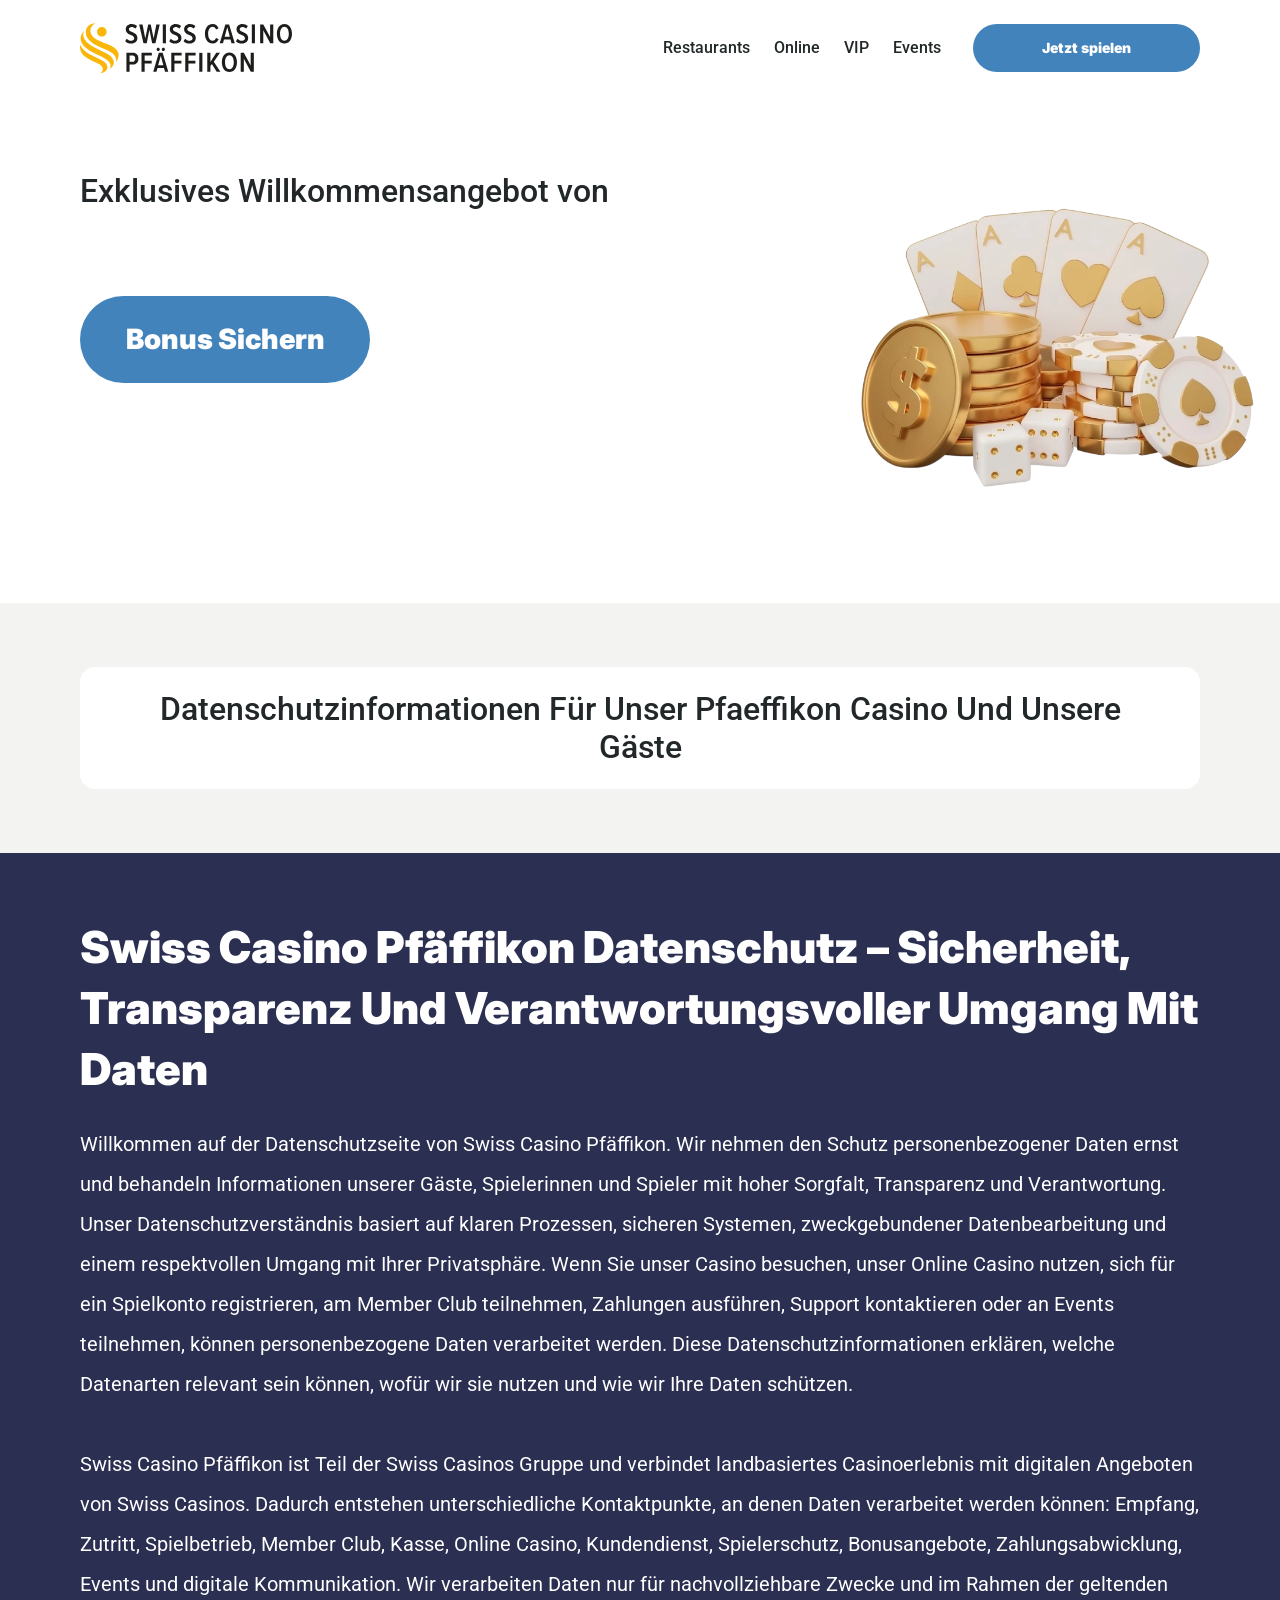
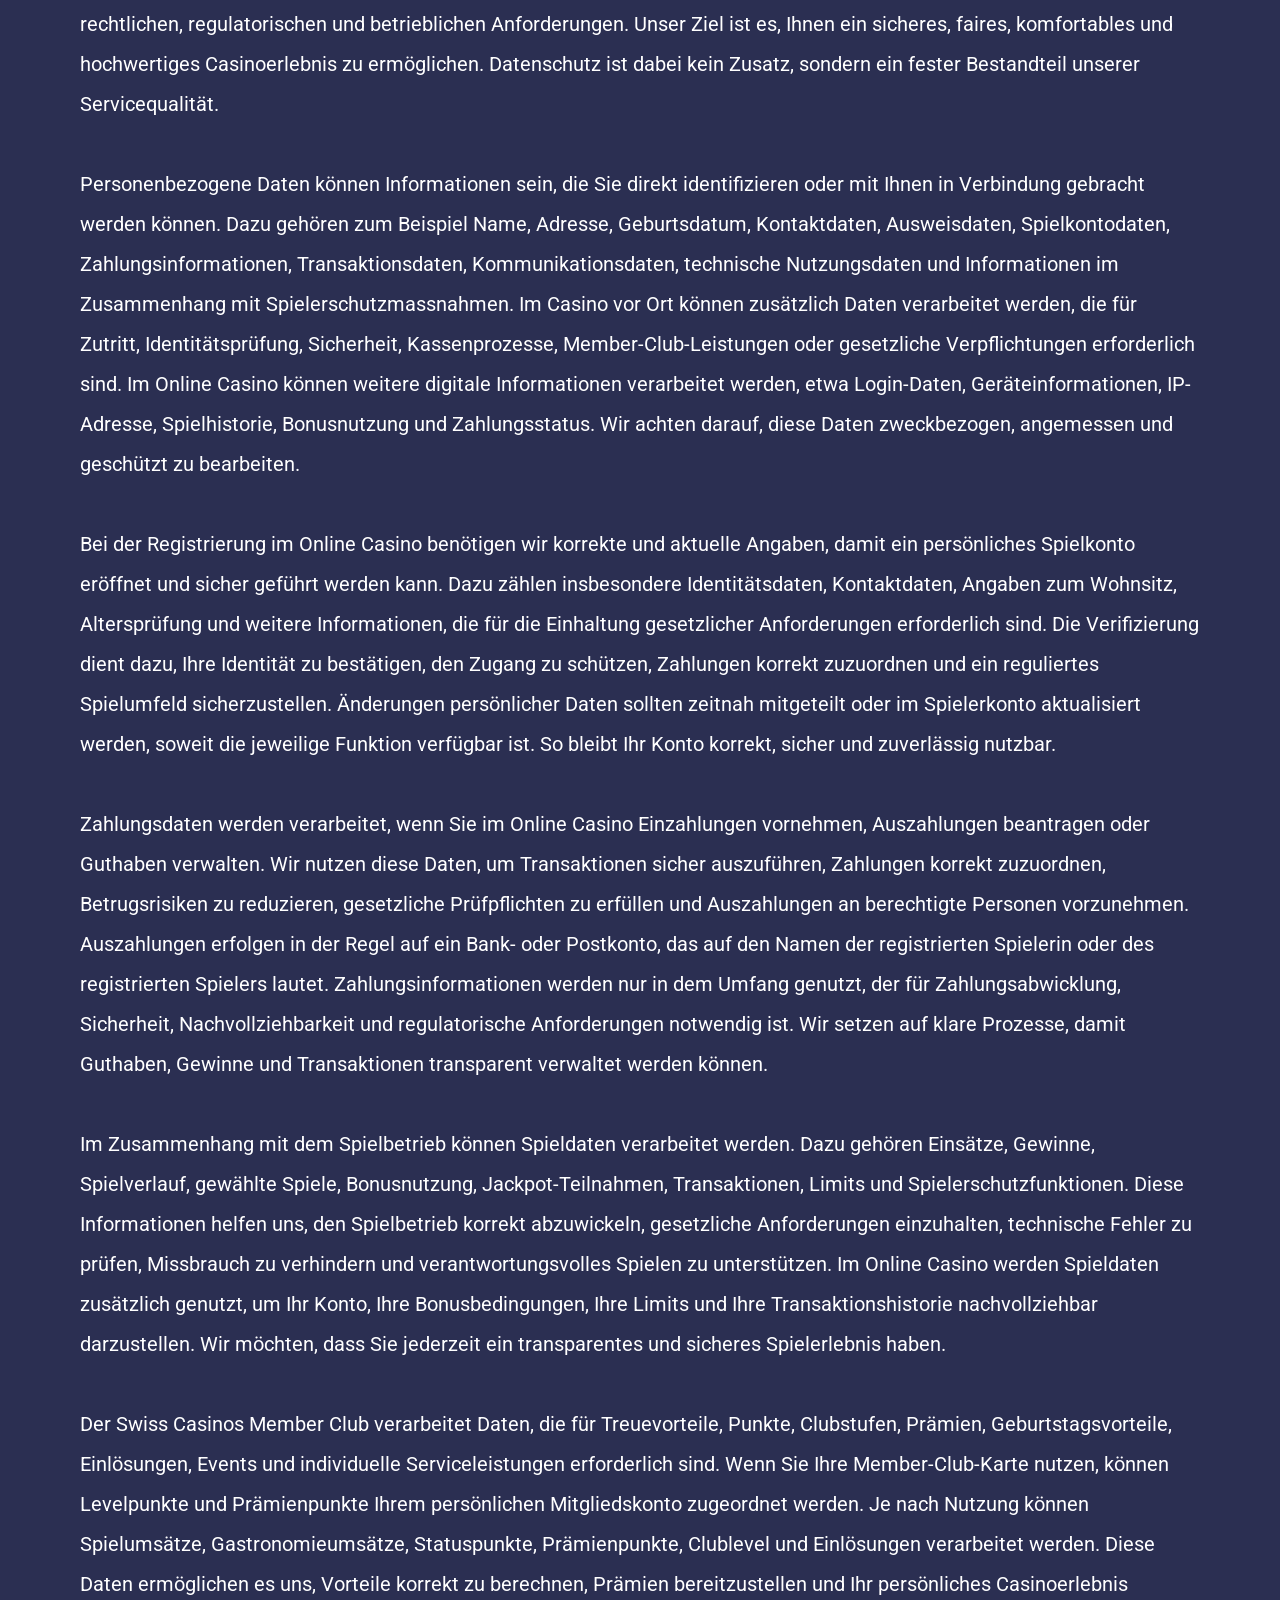
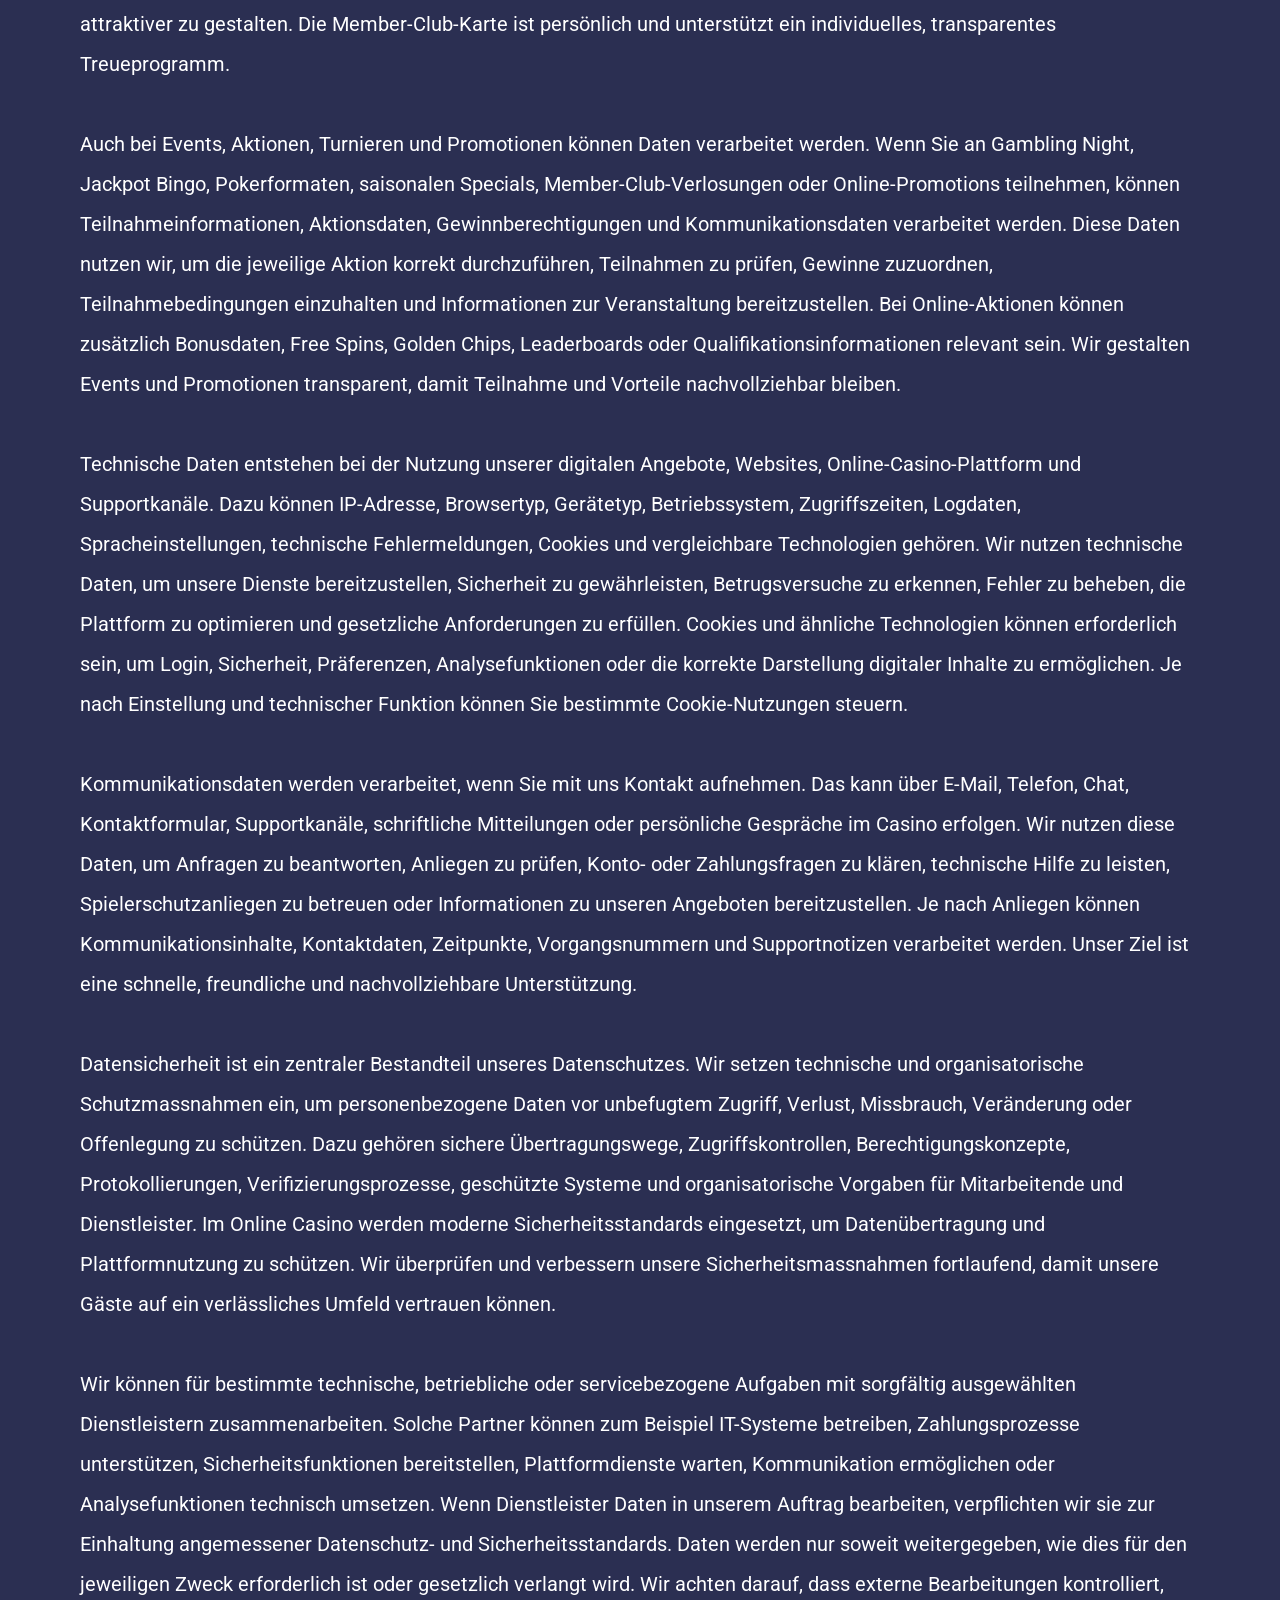
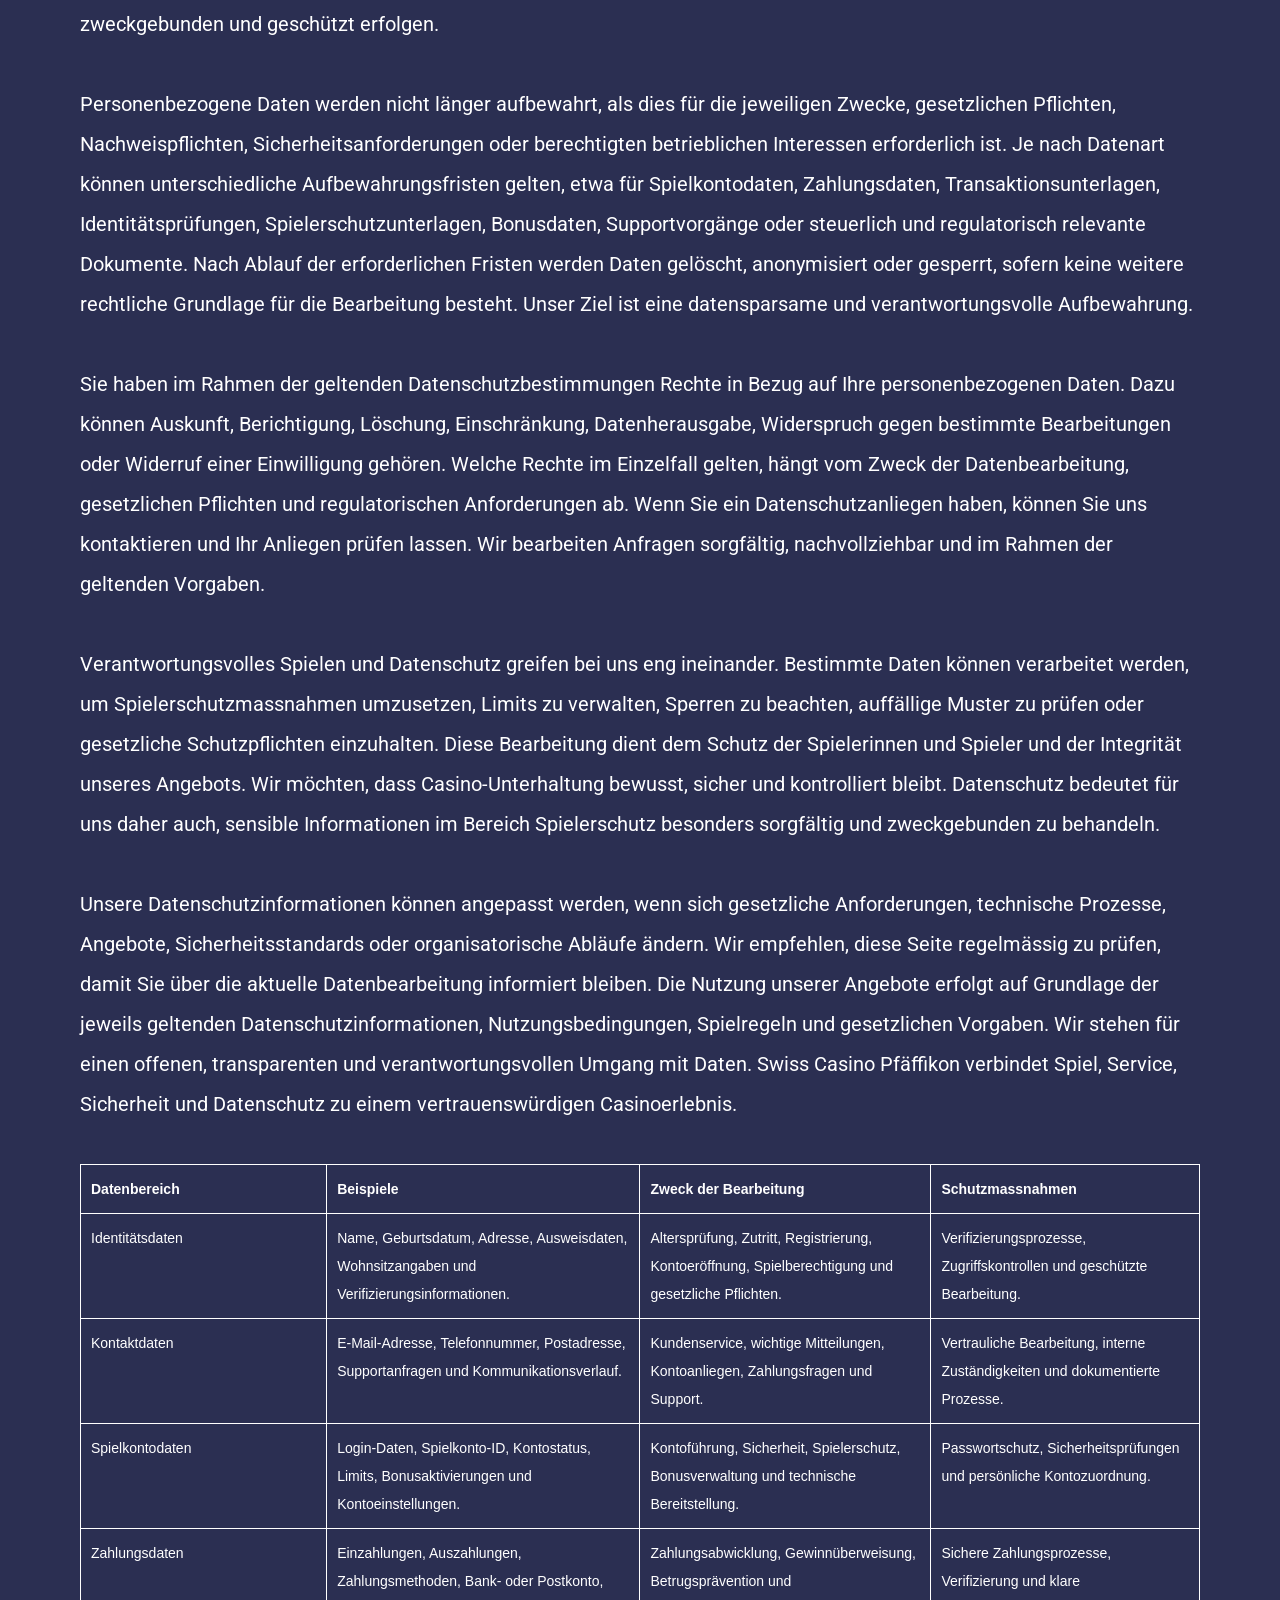
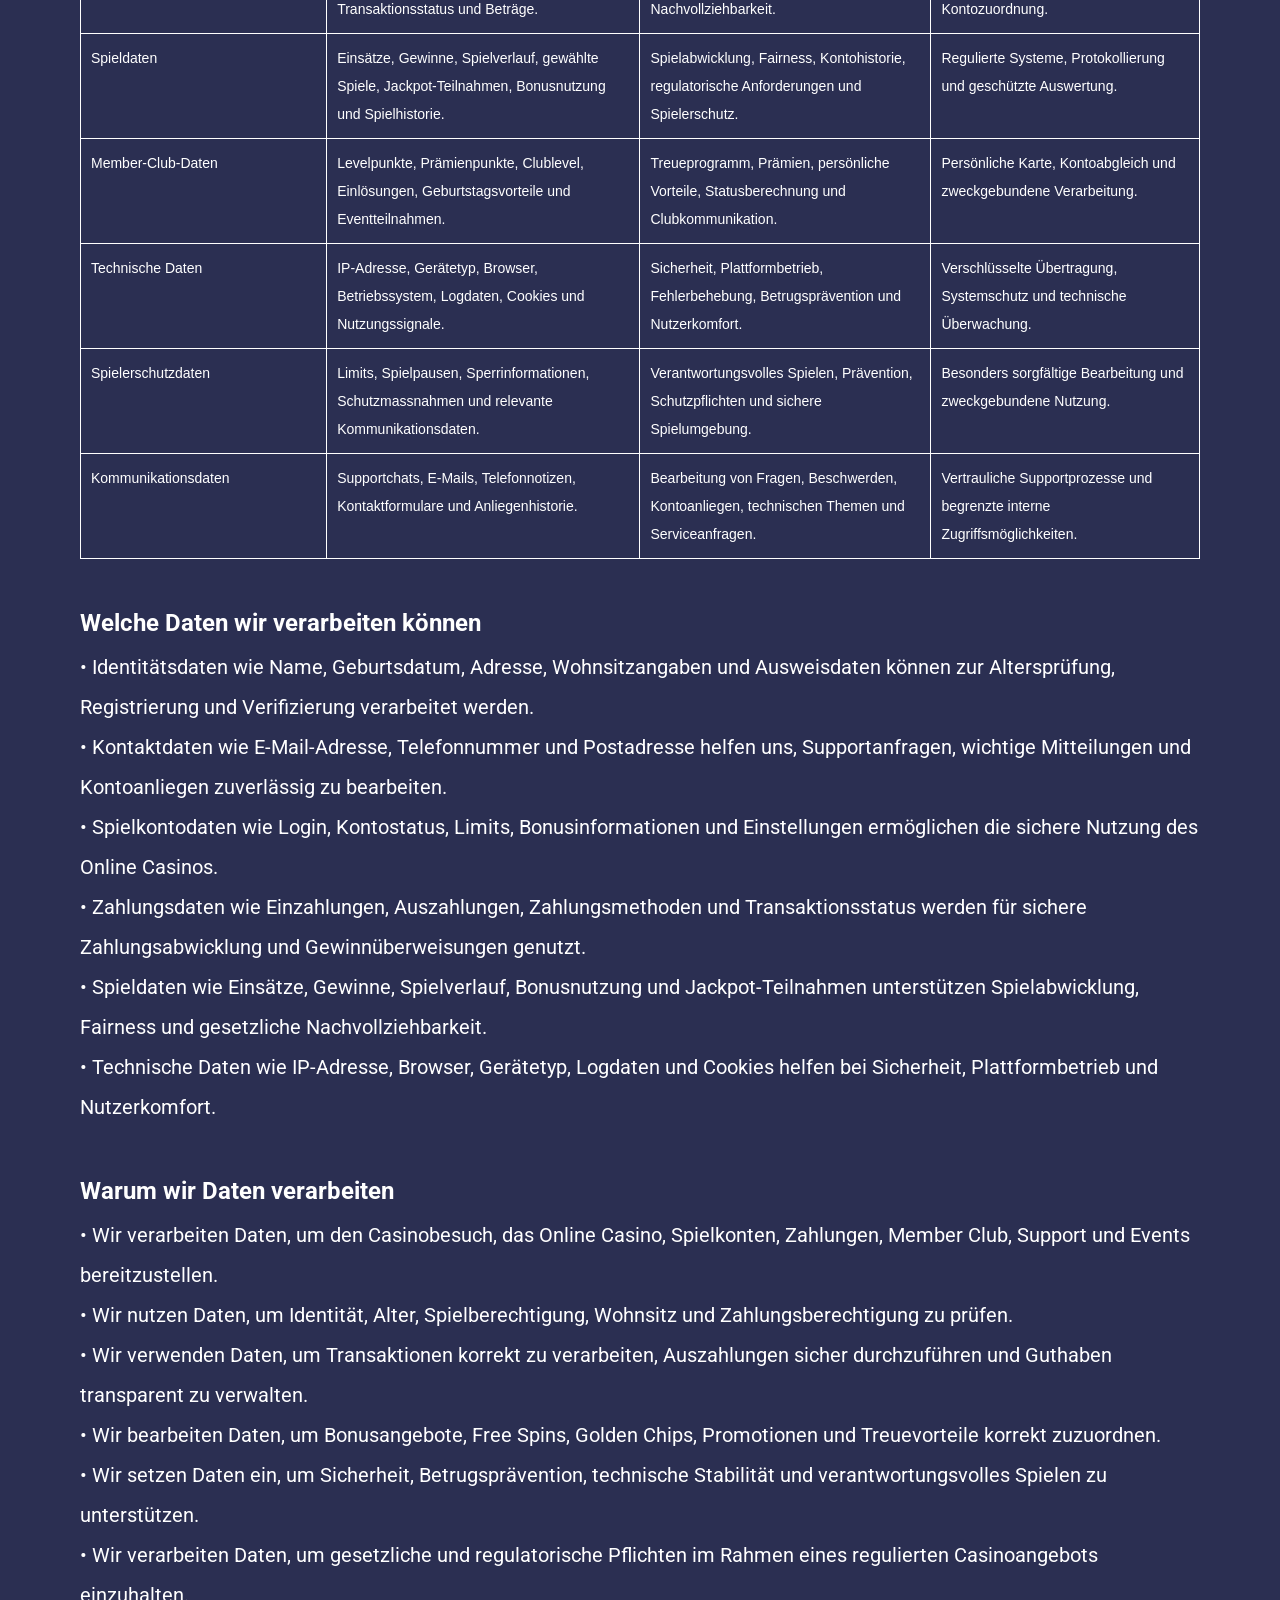
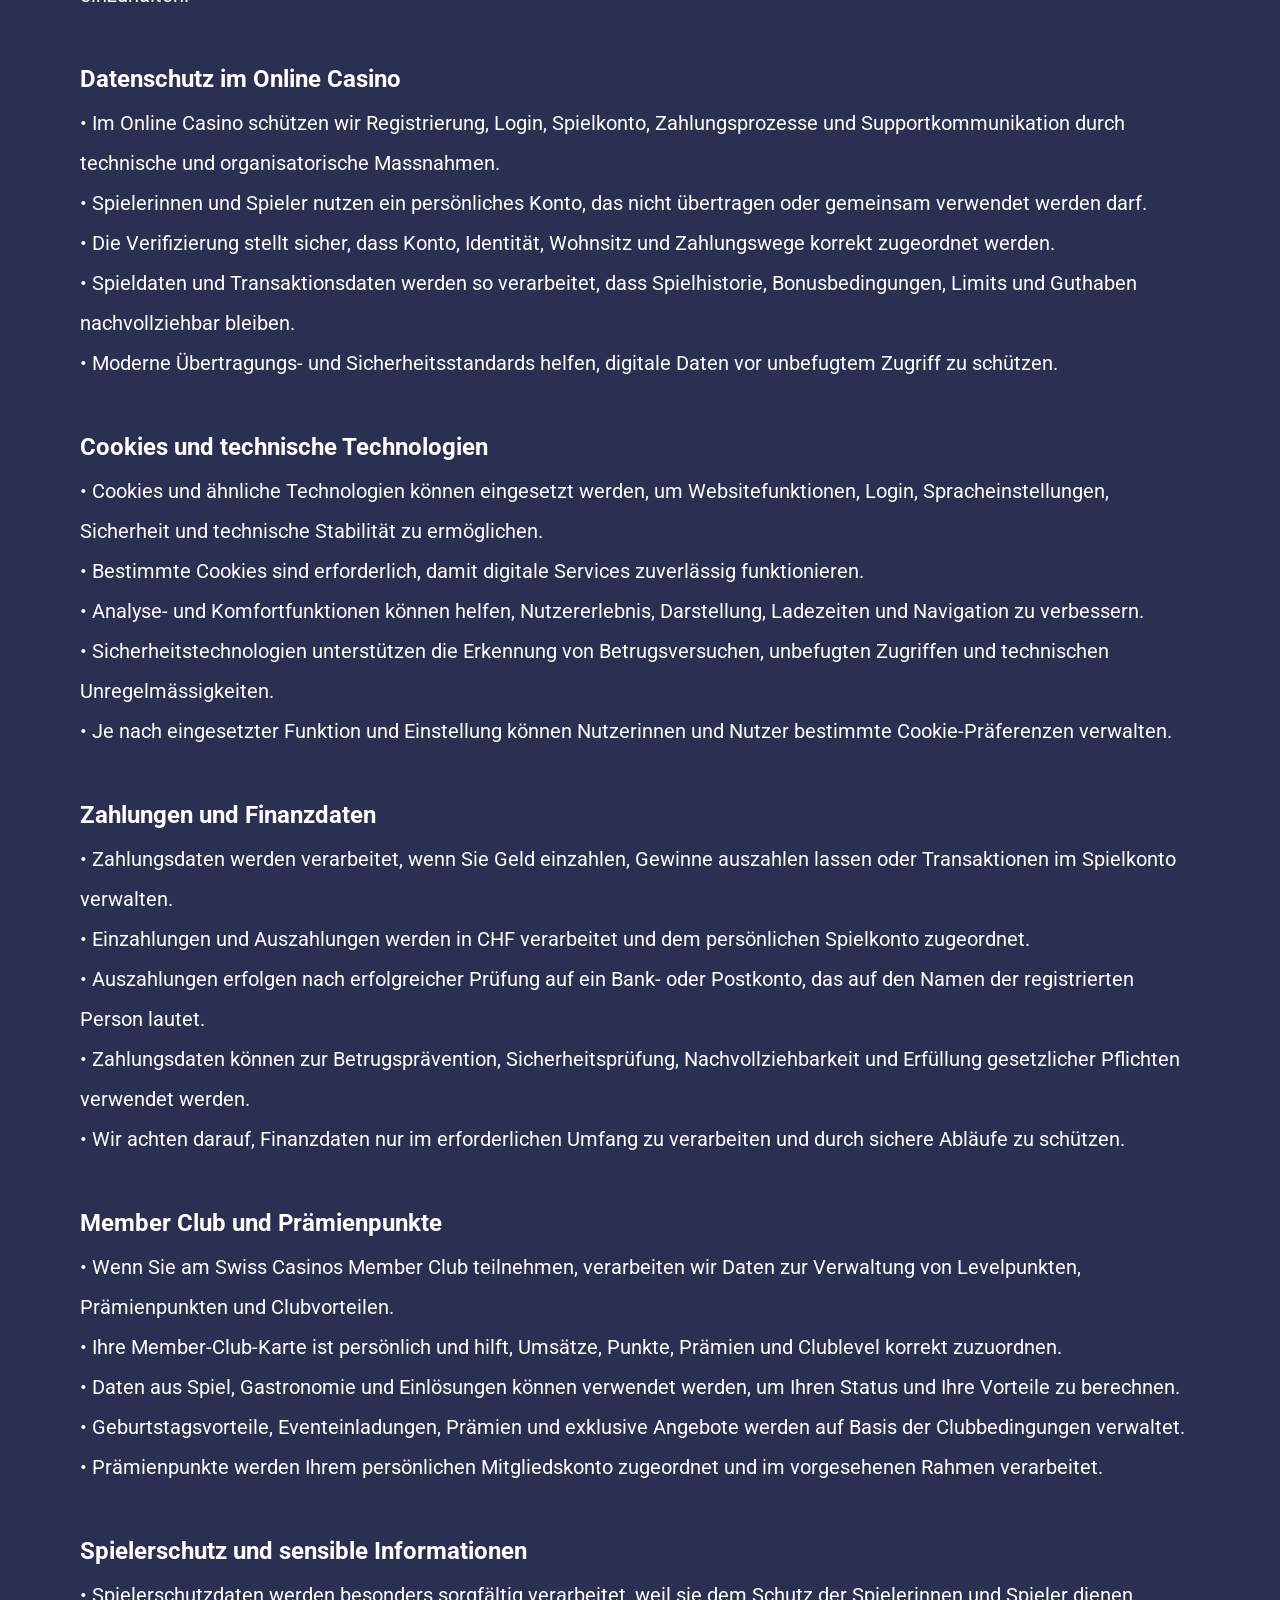
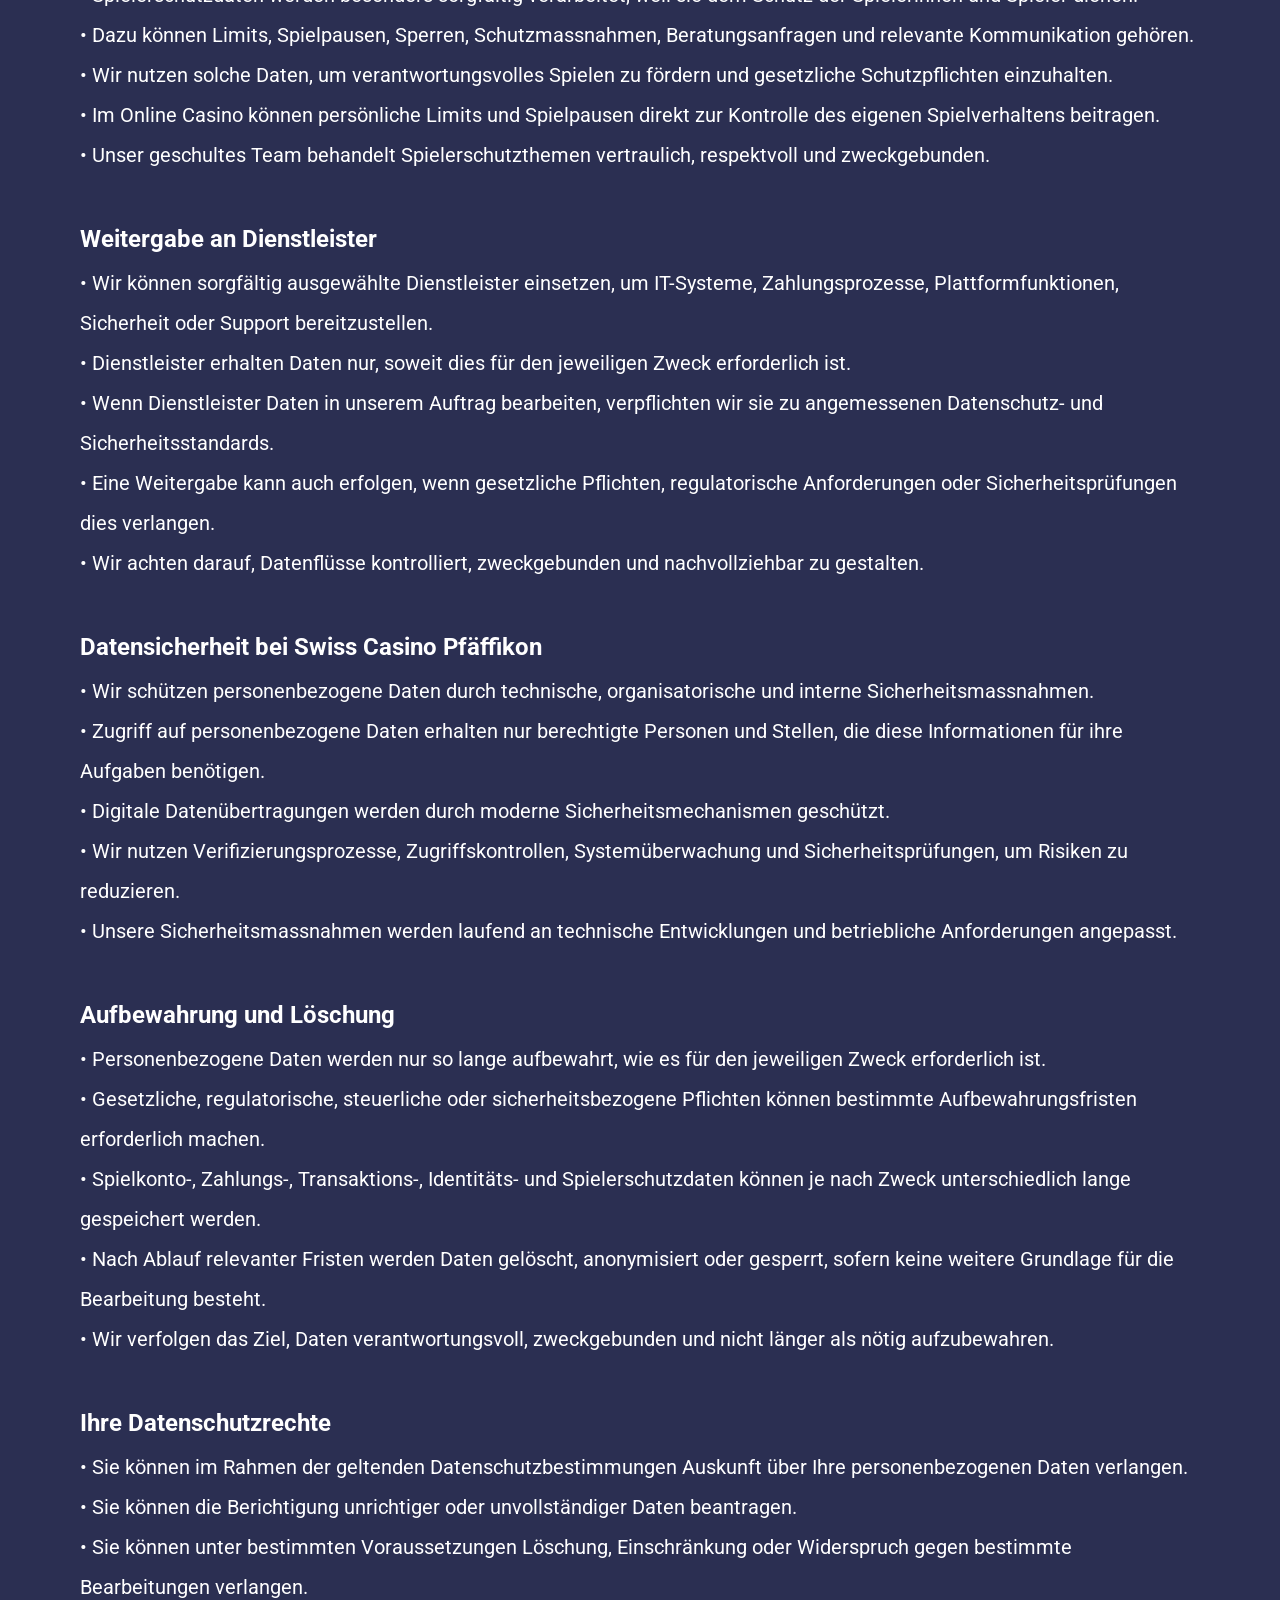
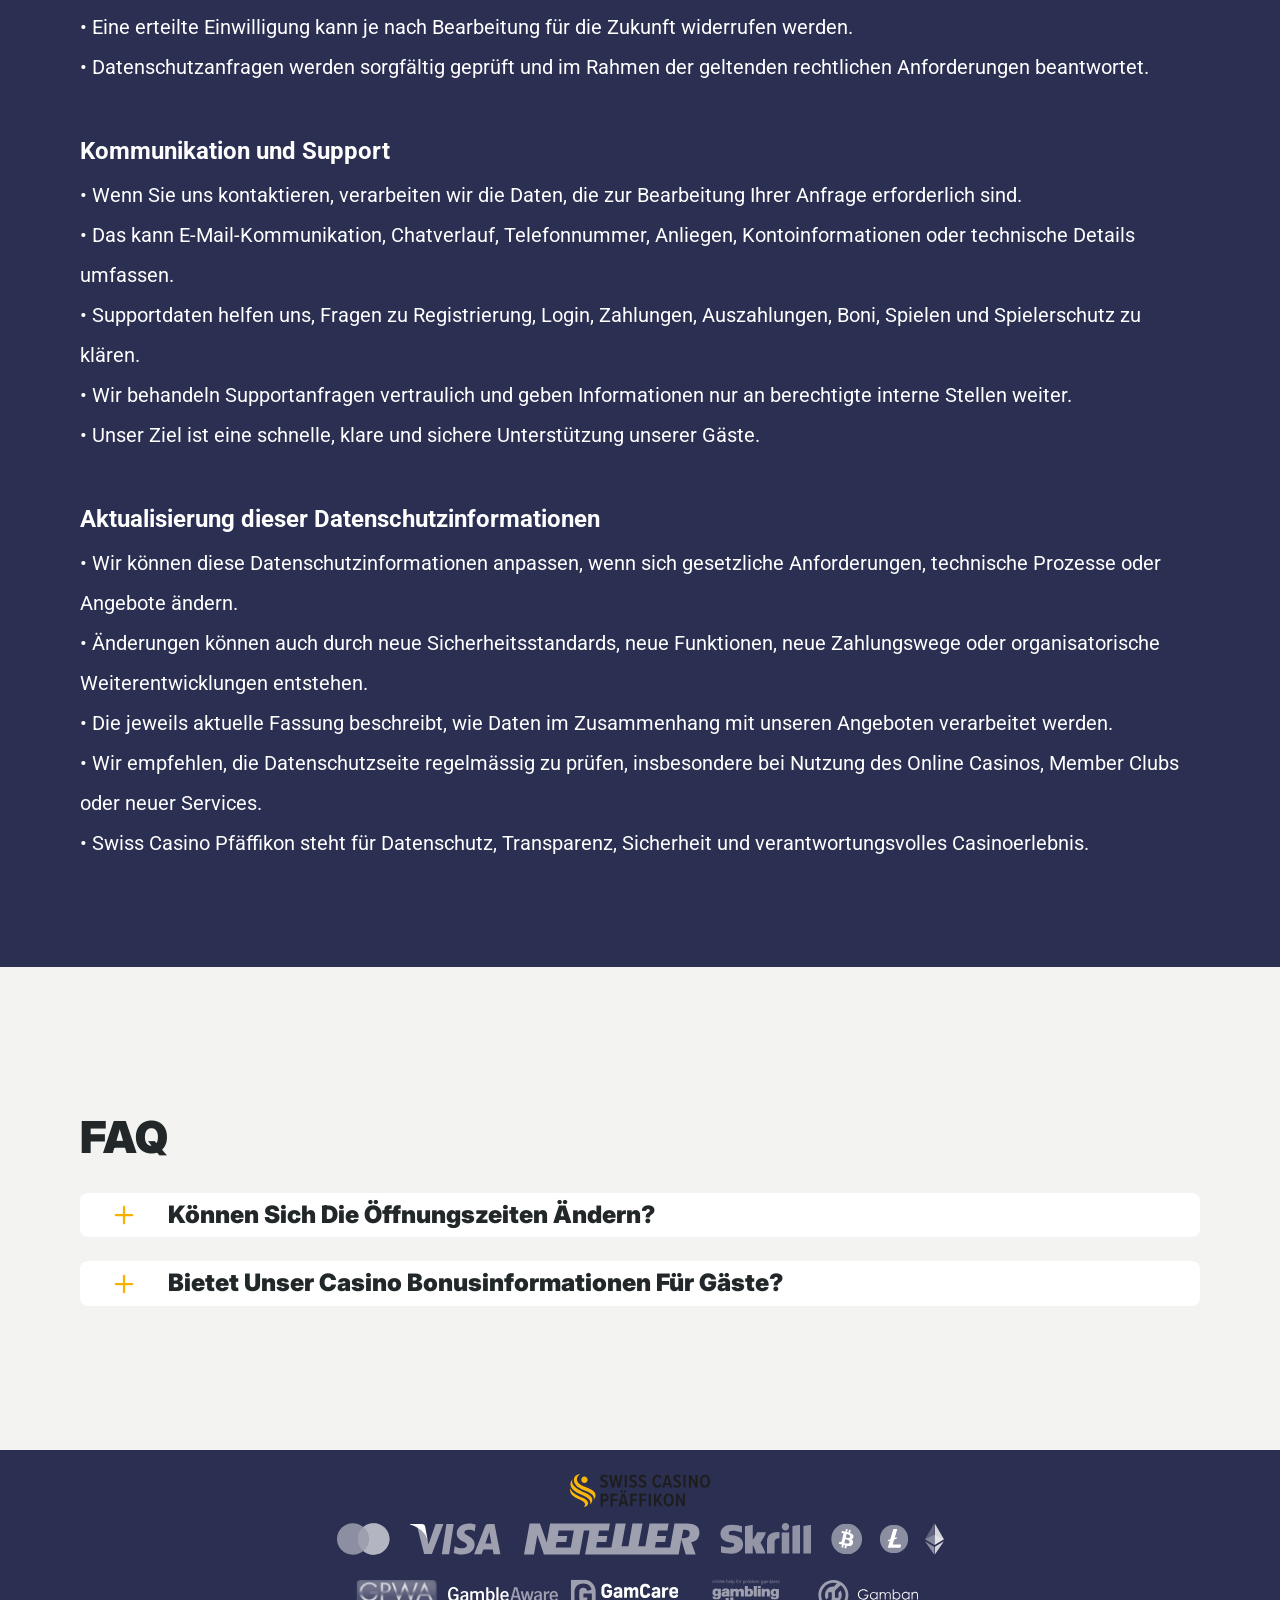
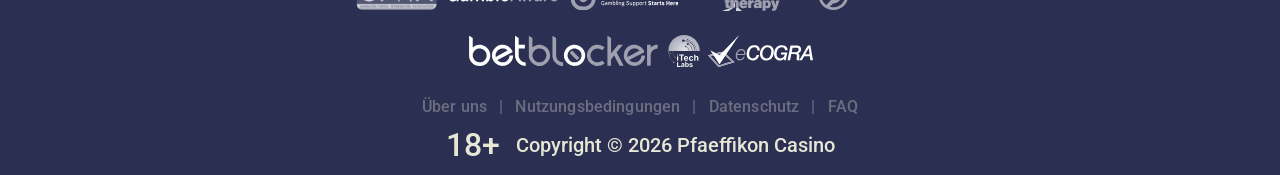
<file: datenschutz.html>
<!DOCTYPE html>
<html lang="de-CH">

<head>
    <meta charset="utf-8">

    <script src="./common.js"></script>
    <script src="./pages.js"></script>

    <link rel="manifest" href="./manifest.json">

    <link rel="preconnect" href="https://fonts.googleapis.com" />
    <link rel="preconnect" href="https://fonts.gstatic.com" crossorigin />
    <!-- Google Fonts -->
    <link
            href="https://fonts.googleapis.com/css2?family=Inter:wght@300;400;500;600;700&display=swap"
            rel="stylesheet"
    />

    <!-- Google Fonts -->
    <link
            href="https://fonts.googleapis.com/css2?family=Roboto:wght@300;400;500;600;700&display=swap"
            rel="stylesheet"
    />

    <meta name="viewport" content="width=device-width, initial-scale=1, minimum-scale=1, maximum-scale=2">
    <link rel="preload" as="image" href="_assets/images/1781868984-logo-1.svg" fetchpriority="high">
    <link rel="stylesheet" href="./normalize.css">
    <link rel="stylesheet" href="./index.css">
    <meta name="theme-color" content="">
    <title>Datenschutz | Pfaeffikon Casino</title>
    <meta name="description"
          content="Lesen Sie die Datenschutz-Seite unseres Pfaeffikon Casinos mit klaren und verlässlichen Informationen für unsere Gäste.">
    <link rel="canonical" href="https://pfaeffikon-casino.com/datenschutz">
    <meta property="og:title" content="Datenschutz | Pfaeffikon Casino">
    <meta property="og:description"
          content="Lesen Sie die Datenschutz-Seite unseres Pfaeffikon Casinos mit klaren und verlässlichen Informationen für unsere Gäste.">
    <meta property="og:url" content="https://pfaeffikon-casino.com/datenschutz">
    <meta property="og:site_name" content="Datenschutz | Pfaeffikon Casino">
    <meta property="og:locale" content="de-CH">
    <meta property="og:image" content="_assets/images/1781868915-main.webp">
    <meta property="og:image:width" content="1200">
    <meta property="og:image:height" content="630">
    <meta property="og:type" content="website">
    <meta name="twitter:card" content="summary_large_image">
    <meta name="twitter:site" content="pfaeffikon-casino.com/datenschutz">
    <meta name="twitter:title" content="Datenschutz | Pfaeffikon Casino">
    <meta name="twitter:description"
          content="Lesen Sie die Datenschutz-Seite unseres Pfaeffikon Casinos mit klaren und verlässlichen Informationen für unsere Gäste.">
    <meta name="twitter:image" content="_assets/images/1781868915-main.webp">
    <meta name="twitter:image:width" content="1200">
    <meta name="twitter:image:height" content="630">
    <link rel="icon" href="_assets/images/1781868918-favicon.svg" type="image/x-icon" sizes="16x16">
    <meta name="language" content="de-CH">
    <link rel="apple-touch-icon" href="_assets/images/1781868887-favicon.svg" sizes="96x96">
    <link rel="icon" href="_assets/images/1781868887-favicon.svg" type="image/webp" sizes="192x192">

    <link rel="preload" href="_assets/images/1781868945-main.webp" as="image" fetchpriority="high">

</head>

<body>
<svg
        style="display: none"
        xmlns="http://www.w3.org/2000/svg"
        width="1em"
        height="1em"
        viewBox="0 0 256 256"
>
    <symbol id="minus-icon" viewBox="0 0 256 256">
        <path
                fill="#F9B000"
                d="M228 128a12 12 0 0 1-12 12H40a12 12 0 0 1 0-24h176a12 12 0 0 1 12 12"
        />
    </symbol>
</svg>

<svg
        style="display: none"
        xmlns="http://www.w3.org/2000/svg"
        width="1em"
        height="1em"
        viewBox="0 0 32 32"
>
    <symbol id="globe-icon" viewBox="0 0 32 32">
        <path
                fill="#4283BC"
                d="M32.032 16c0-8.501-6.677-15.472-15.072-15.969-0.173-0.019-0.346-0.032-0.523-0.032-0.052 0-0.104 0.005-0.156 0.007-0.093-0.002-0.186-0.007-0.281-0.007-8.84 0-16.032 7.178-16.032 16.001s7.192 16.001 16.032 16.001c0.094 0 0.188-0.006 0.281-0.008 0.052 0.002 0.104 0.008 0.156 0.008 0.176 0 0.349-0.012 0.523-0.032 8.395-0.497 15.072-7.468 15.072-15.969zM29.049 21.151c-0.551-0.16-1.935-0.507-4.377-0.794 0.202-1.381 0.313-2.84 0.313-4.357 0-1.196-0.069-2.354-0.197-3.469 3.094-0.37 4.45-0.835 4.54-0.867l-0.372-1.050c0.695 1.659 1.080 3.478 1.080 5.386 0 1.818-0.352 3.555-0.987 5.151zM8.921 16c0-1.119 0.074-2.212 0.21-3.263 1.621 0.127 3.561 0.222 5.839 0.243v6.939c-2.219 0.021-4.114 0.111-5.709 0.234-0.22-1.319-0.34-2.715-0.34-4.154zM16.967 2.132c2.452 0.711 4.552 4.115 5.492 8.628-1.512 0.12-3.332 0.209-5.492 0.229v-8.857zM14.971 2.156v8.832c-2.136-0.021-3.965-0.109-5.502-0.226 0.96-4.457 3.076-7.836 5.502-8.606zM14.971 21.913l0 7.929c-2.263-0.718-4.256-3.705-5.293-7.719 1.492-0.11 3.253-0.189 5.292-0.21zM16.967 29.868l-0-7.955c2.061 0.020 3.814 0.102 5.288 0.217-1.019 4.067-3 7.076-5.288 7.738zM16.967 19.92l0-6.939c2.291-0.021 4.218-0.118 5.818-0.25 0.131 1.053 0.203 2.147 0.203 3.268 0 1.442-0.116 2.84-0.329 4.16-1.575-0.128-3.462-0.219-5.692-0.24zM28.588 9.81c-0.302 0.094-1.564 0.453-4.094 0.751-0.564-2.998-1.584-5.561-2.91-7.412 3.048 1.325 5.535 3.697 7.005 6.661zM11.213 2.831c-1.632 1.873-2.963 4.568-3.691 7.754-2.265-0.245-3.623-0.534-4.166-0.665 1.585-3.27 4.407-5.836 7.856-7.088zM2.614 11.787c0.385 0.104 1.841 0.467 4.549 0.766-0.155 1.107-0.24 2.26-0.24 3.447 0 1.509 0.136 2.96 0.383 4.334-2.325 0.251-3.755 0.552-4.396 0.706-0.607-1.566-0.944-3.264-0.944-5.041 0-1.467 0.228-2.883 0.649-4.213zM3.784 22.886c0.727-0.154 2.029-0.39 3.956-0.591 0.759 2.803 1.993 5.175 3.473 6.874-3.16-1.148-5.79-3.398-7.429-6.282v0zM21.583 28.849c1.195-1.665 2.14-3.907 2.728-6.525 1.982 0.227 3.226 0.494 3.853 0.652-1.5 2.596-3.808 4.669-6.581 5.873z">
        </path>
    </symbol>
</svg>

<svg width="32" height="31" viewBox="0 0 32 31" fill="none" xmlns="http://www.w3.org/2000/svg">
    <symbol id="star-icon" viewBox="0 0 32 31">
        <path d="M10.0431 24.5932L15.8898 21.0667L21.7365 24.6396L20.2052 17.9577L25.3559 13.5031L18.5811 12.8999L15.8898 6.58913L13.1985 12.8535L6.42371 13.4567L11.5744 17.9577L10.0431 24.5932ZM15.8898 25.4285L8.187 30.0687C7.84672 30.2853 7.49096 30.3781 7.11975 30.3471C6.74853 30.3162 6.42371 30.1925 6.1453 29.9759C5.86688 29.7594 5.65034 29.489 5.49566 29.1648C5.34099 28.8406 5.31005 28.4768 5.40286 28.0734L7.44456 19.3034L0.623417 13.4103C0.314068 13.1319 0.121034 12.8145 0.0443157 12.4581C-0.0324028 12.1017 -0.00951111 11.754 0.112991 11.415C0.235493 11.0759 0.421103 10.7975 0.669819 10.5797C0.918536 10.362 1.25882 10.2227 1.69067 10.1621L10.6927 9.37327L14.1729 1.11366C14.3276 0.742438 14.5676 0.464023 14.8931 0.278414C15.2185 0.0928044 15.5507 0 15.8898 0C16.2288 0 16.5611 0.0928044 16.8865 0.278414C17.2119 0.464023 17.452 0.742438 17.6067 1.11366L21.0869 9.37327L30.0889 10.1621C30.522 10.224 30.8623 10.3632 31.1098 10.5797C31.3572 10.7963 31.5428 11.0747 31.6666 11.415C31.7903 11.7553 31.8138 12.1036 31.7371 12.46C31.6604 12.8163 31.4667 13.1331 31.1562 13.4103L24.335 19.3034L26.3767 28.0734C26.4695 28.4756 26.4386 28.8394 26.2839 29.1648C26.1292 29.4902 25.9127 29.7606 25.6343 29.9759C25.3559 30.1912 25.0311 30.315 24.6598 30.3471C24.2886 30.3793 23.9329 30.2865 23.5926 30.0687L15.8898 25.4285Z" fill="#F9B000"/>
    </symbol>
</svg>

<svg
        xmlns="http://www.w3.org/2000/svg"
        width="1em"
        height="1em"
        viewBox="0 0 256 256"
>
    <symbol id="plus-icon" viewBox="0 0 256 256">
        <path
                fill="#F9B000"
                d="M228 128a12 12 0 0 1-12 12h-76v76a12 12 0 0 1-24 0v-76H40a12 12 0 0 1 0-24h76V40a12 12 0 0 1 24 0v76h76a12 12 0 0 1 12 12"
        />
    </symbol>
</svg>

<svg
        width="33"
        height="32"
        viewBox="0 0 33 32"
        fill="none"
        xmlns="http://www.w3.org/2000/svg"
>
    <symbol id="play-icon" viewBox="0 0 33 32">
        <path
                d="M16.8334 0.0786133C7.9606 0.0786133 0.767578 7.20678 0.767578 15.9998C0.767578 24.7929 7.9606 31.921 16.8334 31.921C25.7061 31.921 32.8992 24.7929 32.8992 15.9998C32.8992 7.20678 25.7061 0.0786133 16.8334 0.0786133ZM22.3861 16.8438L14.3532 21.8192C14.1907 21.9197 14.0059 21.9703 13.821 21.9703C13.6536 21.9703 13.4859 21.929 13.3342 21.8454C13.015 21.67 12.8169 21.3372 12.8169 20.9752V11.0244C12.8169 10.6625 13.015 10.3296 13.3342 10.1543C13.6533 9.97788 14.0436 9.98857 14.3532 10.1805L22.3861 15.1559C22.6796 15.3381 22.858 15.6568 22.858 15.9998C22.858 16.3428 22.6796 16.6616 22.3861 16.8438Z"
                fill="#4283BC"
        />
    </symbol>
</svg>

<svg
        width="20"
        height="20"
        viewBox="0 0 20 20"
        fill="none"
        xmlns="http://www.w3.org/2000/svg"
>
    <symbol id="information-outline" viewBox="0 0 20 20">
        <path
                d="M9 7H11V5H9V7ZM10 18C5.59 18 2 14.41 2 10C2 5.59 5.59 2 10 2C14.41 2 18 5.59 18 10C18 14.41 14.41 18 10 18ZM10 0C8.68678 0 7.38642 0.258658 6.17317 0.761205C4.95991 1.26375 3.85752 2.00035 2.92893 2.92893C1.05357 4.8043 0 7.34784 0 10C0 12.6522 1.05357 15.1957 2.92893 17.0711C3.85752 17.9997 4.95991 18.7362 6.17317 19.2388C7.38642 19.7413 8.68678 20 10 20C12.6522 20 15.1957 18.9464 17.0711 17.0711C18.9464 15.1957 20 12.6522 20 10C20 8.68678 19.7413 7.38642 19.2388 6.17317C18.7362 4.95991 17.9997 3.85752 17.0711 2.92893C16.1425 2.00035 15.0401 1.26375 13.8268 0.761205C12.6136 0.258658 11.3132 0 10 0ZM9 15H11V9H9V15Z"
                fill="#222829"
        />
    </symbol>
</svg>

<div class="wrapper">
    <header class="header" id="top">
        <div class="headerBlock">
            <div class="headerLogoContainer"><a href="/" aria-label="Main page"><img class="header__logo logo"
                                                                                                     src="_assets/images/1781868984-logo-1.svg" alt="Pfaeffikon Casino" /></a></div>

            <div class="navBlockMain">

                <!-- Main Navigation -->
                <nav>
                    <button class="hamburger" aria-label="Toggle navigation menu">
                        <span></span>
                    </button>

                    <ul class="nav__list nav__list--header">

                        <li><a href="index">index</a></li>
                        <li><a href="restaurants">Restaurants</a></li>
                        <li><a href="online">Online</a></li>
                        <li><a href="vip">VIP</a></li>
                        <li><a href="events">Events</a></li>
                        <li><a href="uberuns">Über uns</a></li>
                        <li><a href="nutzungsbedingungen">Nutzungsbedingungen</a></li>
                        <li><a href="datenschutz">Datenschutz</a></li>
                        <li><a href="faq">FAQ</a></li>

                    </ul>
                </nav>
                <!-- CTA buttons -->
                <div class="btn__list">

                    <div class="nav__item nav__itemLarge">
                        <a
                                class="nav__link nav__linkLarge"
                                target="_blank"
                                href="casino.html?id=example-offer-id"
                                aria-label="Jetzt spielen"
                                id="navPlayNow"
                        >
                            Jetzt spielen
                        </a>
                    </div>
                </div>
            </div>
        </div>
    </header>
    <main class="main">
        <section class="heroContainer">
            <div class="hero">
                <div class="heroBlock block">
                    <div class="heroGroup">
                        <div class="heroTextGroup">
                            <p class="heroText heroTextDesktop">Exklusives Willkommensangebot von</p>
                            <p class="heroText heroTextMobile">Exklusives Willkommensangebot von</p>
                            <p class="heroText heroTextBonus" id="bonusText"></p>
                        </div><a target="_blank" class="heroLink" id="bonusLink" href="/" aria-label="Spiel starten"><span
                            class="heroButton btn btn--large">Bonus sichern</span></a>
                    </div>
                </div>
            </div>
            <div class="heroUnder">
                <h1 class="heroText heroMainTitle">Datenschutzinformationen für unser Pfaeffikon Casino und unsere Gäste</h1>
            </div>
        </section>
        <div class="historyCircleContainer">
            <section class="history">
                <div class="container">
                    <div class="historyBlock block">
                        <h2 class="historyTitle title">Swiss Casino Pfäffikon Datenschutz – Sicherheit, Transparenz und verantwortungsvoller Umgang mit Daten</h2>
                        <div class="historyDescription">

<p>
Willkommen auf der Datenschutzseite von Swiss Casino Pfäffikon. Wir nehmen den Schutz personenbezogener Daten ernst und behandeln Informationen unserer Gäste, Spielerinnen und Spieler mit hoher Sorgfalt, Transparenz und Verantwortung. Unser Datenschutzverständnis basiert auf klaren Prozessen, sicheren Systemen, zweckgebundener Datenbearbeitung und einem respektvollen Umgang mit Ihrer Privatsphäre. Wenn Sie unser Casino besuchen, unser Online Casino nutzen, sich für ein Spielkonto registrieren, am Member Club teilnehmen, Zahlungen ausführen, Support kontaktieren oder an Events teilnehmen, können personenbezogene Daten verarbeitet werden. Diese Datenschutzinformationen erklären, welche Datenarten relevant sein können, wofür wir sie nutzen und wie wir Ihre Daten schützen.
</p>
<br>

<p>
Swiss Casino Pfäffikon ist Teil der Swiss Casinos Gruppe und verbindet landbasiertes Casinoerlebnis mit digitalen Angeboten von Swiss Casinos. Dadurch entstehen unterschiedliche Kontaktpunkte, an denen Daten verarbeitet werden können: Empfang, Zutritt, Spielbetrieb, Member Club, Kasse, Online Casino, Kundendienst, Spielerschutz, Bonusangebote, Zahlungsabwicklung, Events und digitale Kommunikation. Wir verarbeiten Daten nur für nachvollziehbare Zwecke und im Rahmen der geltenden rechtlichen, regulatorischen und betrieblichen Anforderungen. Unser Ziel ist es, Ihnen ein sicheres, faires, komfortables und hochwertiges Casinoerlebnis zu ermöglichen. Datenschutz ist dabei kein Zusatz, sondern ein fester Bestandteil unserer Servicequalität.
</p>
<br>

<p>
Personenbezogene Daten können Informationen sein, die Sie direkt identifizieren oder mit Ihnen in Verbindung gebracht werden können. Dazu gehören zum Beispiel Name, Adresse, Geburtsdatum, Kontaktdaten, Ausweisdaten, Spielkontodaten, Zahlungsinformationen, Transaktionsdaten, Kommunikationsdaten, technische Nutzungsdaten und Informationen im Zusammenhang mit Spielerschutzmassnahmen. Im Casino vor Ort können zusätzlich Daten verarbeitet werden, die für Zutritt, Identitätsprüfung, Sicherheit, Kassenprozesse, Member-Club-Leistungen oder gesetzliche Verpflichtungen erforderlich sind. Im Online Casino können weitere digitale Informationen verarbeitet werden, etwa Login-Daten, Geräteinformationen, IP-Adresse, Spielhistorie, Bonusnutzung und Zahlungsstatus. Wir achten darauf, diese Daten zweckbezogen, angemessen und geschützt zu bearbeiten.
</p>
<br>

<p>
Bei der Registrierung im Online Casino benötigen wir korrekte und aktuelle Angaben, damit ein persönliches Spielkonto eröffnet und sicher geführt werden kann. Dazu zählen insbesondere Identitätsdaten, Kontaktdaten, Angaben zum Wohnsitz, Altersprüfung und weitere Informationen, die für die Einhaltung gesetzlicher Anforderungen erforderlich sind. Die Verifizierung dient dazu, Ihre Identität zu bestätigen, den Zugang zu schützen, Zahlungen korrekt zuzuordnen und ein reguliertes Spielumfeld sicherzustellen. Änderungen persönlicher Daten sollten zeitnah mitgeteilt oder im Spielerkonto aktualisiert werden, soweit die jeweilige Funktion verfügbar ist. So bleibt Ihr Konto korrekt, sicher und zuverlässig nutzbar.
</p>
<br>

<p>
Zahlungsdaten werden verarbeitet, wenn Sie im Online Casino Einzahlungen vornehmen, Auszahlungen beantragen oder Guthaben verwalten. Wir nutzen diese Daten, um Transaktionen sicher auszuführen, Zahlungen korrekt zuzuordnen, Betrugsrisiken zu reduzieren, gesetzliche Prüfpflichten zu erfüllen und Auszahlungen an berechtigte Personen vorzunehmen. Auszahlungen erfolgen in der Regel auf ein Bank- oder Postkonto, das auf den Namen der registrierten Spielerin oder des registrierten Spielers lautet. Zahlungsinformationen werden nur in dem Umfang genutzt, der für Zahlungsabwicklung, Sicherheit, Nachvollziehbarkeit und regulatorische Anforderungen notwendig ist. Wir setzen auf klare Prozesse, damit Guthaben, Gewinne und Transaktionen transparent verwaltet werden können.
</p>
<br>

<p>
Im Zusammenhang mit dem Spielbetrieb können Spieldaten verarbeitet werden. Dazu gehören Einsätze, Gewinne, Spielverlauf, gewählte Spiele, Bonusnutzung, Jackpot-Teilnahmen, Transaktionen, Limits und Spielerschutzfunktionen. Diese Informationen helfen uns, den Spielbetrieb korrekt abzuwickeln, gesetzliche Anforderungen einzuhalten, technische Fehler zu prüfen, Missbrauch zu verhindern und verantwortungsvolles Spielen zu unterstützen. Im Online Casino werden Spieldaten zusätzlich genutzt, um Ihr Konto, Ihre Bonusbedingungen, Ihre Limits und Ihre Transaktionshistorie nachvollziehbar darzustellen. Wir möchten, dass Sie jederzeit ein transparentes und sicheres Spielerlebnis haben.
</p>
<br>

<p>
Der Swiss Casinos Member Club verarbeitet Daten, die für Treuevorteile, Punkte, Clubstufen, Prämien, Geburtstagsvorteile, Einlösungen, Events und individuelle Serviceleistungen erforderlich sind. Wenn Sie Ihre Member-Club-Karte nutzen, können Levelpunkte und Prämienpunkte Ihrem persönlichen Mitgliedskonto zugeordnet werden. Je nach Nutzung können Spielumsätze, Gastronomieumsätze, Statuspunkte, Prämienpunkte, Clublevel und Einlösungen verarbeitet werden. Diese Daten ermöglichen es uns, Vorteile korrekt zu berechnen, Prämien bereitzustellen und Ihr persönliches Casinoerlebnis attraktiver zu gestalten. Die Member-Club-Karte ist persönlich und unterstützt ein individuelles, transparentes Treueprogramm.
</p>
<br>

<p>
Auch bei Events, Aktionen, Turnieren und Promotionen können Daten verarbeitet werden. Wenn Sie an Gambling Night, Jackpot Bingo, Pokerformaten, saisonalen Specials, Member-Club-Verlosungen oder Online-Promotions teilnehmen, können Teilnahmeinformationen, Aktionsdaten, Gewinnberechtigungen und Kommunikationsdaten verarbeitet werden. Diese Daten nutzen wir, um die jeweilige Aktion korrekt durchzuführen, Teilnahmen zu prüfen, Gewinne zuzuordnen, Teilnahmebedingungen einzuhalten und Informationen zur Veranstaltung bereitzustellen. Bei Online-Aktionen können zusätzlich Bonusdaten, Free Spins, Golden Chips, Leaderboards oder Qualifikationsinformationen relevant sein. Wir gestalten Events und Promotionen transparent, damit Teilnahme und Vorteile nachvollziehbar bleiben.
</p>
<br>

<p>
Technische Daten entstehen bei der Nutzung unserer digitalen Angebote, Websites, Online-Casino-Plattform und Supportkanäle. Dazu können IP-Adresse, Browsertyp, Gerätetyp, Betriebssystem, Zugriffszeiten, Logdaten, Spracheinstellungen, technische Fehlermeldungen, Cookies und vergleichbare Technologien gehören. Wir nutzen technische Daten, um unsere Dienste bereitzustellen, Sicherheit zu gewährleisten, Betrugsversuche zu erkennen, Fehler zu beheben, die Plattform zu optimieren und gesetzliche Anforderungen zu erfüllen. Cookies und ähnliche Technologien können erforderlich sein, um Login, Sicherheit, Präferenzen, Analysefunktionen oder die korrekte Darstellung digitaler Inhalte zu ermöglichen. Je nach Einstellung und technischer Funktion können Sie bestimmte Cookie-Nutzungen steuern.
</p>
<br>

<p>
Kommunikationsdaten werden verarbeitet, wenn Sie mit uns Kontakt aufnehmen. Das kann über E-Mail, Telefon, Chat, Kontaktformular, Supportkanäle, schriftliche Mitteilungen oder persönliche Gespräche im Casino erfolgen. Wir nutzen diese Daten, um Anfragen zu beantworten, Anliegen zu prüfen, Konto- oder Zahlungsfragen zu klären, technische Hilfe zu leisten, Spielerschutzanliegen zu betreuen oder Informationen zu unseren Angeboten bereitzustellen. Je nach Anliegen können Kommunikationsinhalte, Kontaktdaten, Zeitpunkte, Vorgangsnummern und Supportnotizen verarbeitet werden. Unser Ziel ist eine schnelle, freundliche und nachvollziehbare Unterstützung.
</p>
<br>

<p>
Datensicherheit ist ein zentraler Bestandteil unseres Datenschutzes. Wir setzen technische und organisatorische Schutzmassnahmen ein, um personenbezogene Daten vor unbefugtem Zugriff, Verlust, Missbrauch, Veränderung oder Offenlegung zu schützen. Dazu gehören sichere Übertragungswege, Zugriffskontrollen, Berechtigungskonzepte, Protokollierungen, Verifizierungsprozesse, geschützte Systeme und organisatorische Vorgaben für Mitarbeitende und Dienstleister. Im Online Casino werden moderne Sicherheitsstandards eingesetzt, um Datenübertragung und Plattformnutzung zu schützen. Wir überprüfen und verbessern unsere Sicherheitsmassnahmen fortlaufend, damit unsere Gäste auf ein verlässliches Umfeld vertrauen können.
</p>
<br>

<p>
Wir können für bestimmte technische, betriebliche oder servicebezogene Aufgaben mit sorgfältig ausgewählten Dienstleistern zusammenarbeiten. Solche Partner können zum Beispiel IT-Systeme betreiben, Zahlungsprozesse unterstützen, Sicherheitsfunktionen bereitstellen, Plattformdienste warten, Kommunikation ermöglichen oder Analysefunktionen technisch umsetzen. Wenn Dienstleister Daten in unserem Auftrag bearbeiten, verpflichten wir sie zur Einhaltung angemessener Datenschutz- und Sicherheitsstandards. Daten werden nur soweit weitergegeben, wie dies für den jeweiligen Zweck erforderlich ist oder gesetzlich verlangt wird. Wir achten darauf, dass externe Bearbeitungen kontrolliert, zweckgebunden und geschützt erfolgen.
</p>
<br>

<p>
Personenbezogene Daten werden nicht länger aufbewahrt, als dies für die jeweiligen Zwecke, gesetzlichen Pflichten, Nachweispflichten, Sicherheitsanforderungen oder berechtigten betrieblichen Interessen erforderlich ist. Je nach Datenart können unterschiedliche Aufbewahrungsfristen gelten, etwa für Spielkontodaten, Zahlungsdaten, Transaktionsunterlagen, Identitätsprüfungen, Spielerschutzunterlagen, Bonusdaten, Supportvorgänge oder steuerlich und regulatorisch relevante Dokumente. Nach Ablauf der erforderlichen Fristen werden Daten gelöscht, anonymisiert oder gesperrt, sofern keine weitere rechtliche Grundlage für die Bearbeitung besteht. Unser Ziel ist eine datensparsame und verantwortungsvolle Aufbewahrung.
</p>
<br>

<p>
Sie haben im Rahmen der geltenden Datenschutzbestimmungen Rechte in Bezug auf Ihre personenbezogenen Daten. Dazu können Auskunft, Berichtigung, Löschung, Einschränkung, Datenherausgabe, Widerspruch gegen bestimmte Bearbeitungen oder Widerruf einer Einwilligung gehören. Welche Rechte im Einzelfall gelten, hängt vom Zweck der Datenbearbeitung, gesetzlichen Pflichten und regulatorischen Anforderungen ab. Wenn Sie ein Datenschutzanliegen haben, können Sie uns kontaktieren und Ihr Anliegen prüfen lassen. Wir bearbeiten Anfragen sorgfältig, nachvollziehbar und im Rahmen der geltenden Vorgaben.
</p>
<br>

<p>
Verantwortungsvolles Spielen und Datenschutz greifen bei uns eng ineinander. Bestimmte Daten können verarbeitet werden, um Spielerschutzmassnahmen umzusetzen, Limits zu verwalten, Sperren zu beachten, auffällige Muster zu prüfen oder gesetzliche Schutzpflichten einzuhalten. Diese Bearbeitung dient dem Schutz der Spielerinnen und Spieler und der Integrität unseres Angebots. Wir möchten, dass Casino-Unterhaltung bewusst, sicher und kontrolliert bleibt. Datenschutz bedeutet für uns daher auch, sensible Informationen im Bereich Spielerschutz besonders sorgfältig und zweckgebunden zu behandeln.
</p>
<br>

<p>
Unsere Datenschutzinformationen können angepasst werden, wenn sich gesetzliche Anforderungen, technische Prozesse, Angebote, Sicherheitsstandards oder organisatorische Abläufe ändern. Wir empfehlen, diese Seite regelmässig zu prüfen, damit Sie über die aktuelle Datenbearbeitung informiert bleiben. Die Nutzung unserer Angebote erfolgt auf Grundlage der jeweils geltenden Datenschutzinformationen, Nutzungsbedingungen, Spielregeln und gesetzlichen Vorgaben. Wir stehen für einen offenen, transparenten und verantwortungsvollen Umgang mit Daten. Swiss Casino Pfäffikon verbindet Spiel, Service, Sicherheit und Datenschutz zu einem vertrauenswürdigen Casinoerlebnis.
</p>
<br>

<div style="width:100%; max-width:100%; overflow:hidden;">
  <table style="width:100%; max-width:100%; border-collapse:collapse; table-layout:fixed; font-family:Arial, sans-serif; font-size:clamp(9px, 2.2vw, 14px); color:#ffffff; background:transparent;">
    
    <tr>
      <th style="width:22%; border:1px solid #ffffff; padding:clamp(5px, 1.5vw, 10px); text-align:left; vertical-align:top; color:#ffffff; background:transparent; word-break:break-word;">
        Datenbereich
      </th>
      <th style="width:28%; border:1px solid #ffffff; padding:clamp(5px, 1.5vw, 10px); text-align:left; vertical-align:top; color:#ffffff; background:transparent; word-break:break-word;">
        Beispiele
      </th>
      <th style="width:26%; border:1px solid #ffffff; padding:clamp(5px, 1.5vw, 10px); text-align:left; vertical-align:top; color:#ffffff; background:transparent; word-break:break-word;">
        Zweck der Bearbeitung
      </th>
      <th style="width:24%; border:1px solid #ffffff; padding:clamp(5px, 1.5vw, 10px); text-align:left; vertical-align:top; color:#ffffff; background:transparent; word-break:break-word;">
        Schutzmassnahmen
      </th>
    </tr>

    <tr>
      <td style="border:1px solid #ffffff; padding:clamp(5px, 1.5vw, 10px); vertical-align:top; color:#ffffff; background:transparent; word-break:break-word;">
        Identitätsdaten
      </td>
      <td style="border:1px solid #ffffff; padding:clamp(5px, 1.5vw, 10px); vertical-align:top; color:#ffffff; background:transparent; word-break:break-word;">
        Name, Geburtsdatum, Adresse, Ausweisdaten, Wohnsitzangaben und Verifizierungsinformationen.
      </td>
      <td style="border:1px solid #ffffff; padding:clamp(5px, 1.5vw, 10px); vertical-align:top; color:#ffffff; background:transparent; word-break:break-word;">
        Altersprüfung, Zutritt, Registrierung, Kontoeröffnung, Spielberechtigung und gesetzliche Pflichten.
      </td>
      <td style="border:1px solid #ffffff; padding:clamp(5px, 1.5vw, 10px); vertical-align:top; color:#ffffff; background:transparent; word-break:break-word;">
        Verifizierungsprozesse, Zugriffskontrollen und geschützte Bearbeitung.
      </td>
    </tr>

    <tr>
      <td style="border:1px solid #ffffff; padding:clamp(5px, 1.5vw, 10px); vertical-align:top; color:#ffffff; background:transparent; word-break:break-word;">
        Kontaktdaten
      </td>
      <td style="border:1px solid #ffffff; padding:clamp(5px, 1.5vw, 10px); vertical-align:top; color:#ffffff; background:transparent; word-break:break-word;">
        E-Mail-Adresse, Telefonnummer, Postadresse, Supportanfragen und Kommunikationsverlauf.
      </td>
      <td style="border:1px solid #ffffff; padding:clamp(5px, 1.5vw, 10px); vertical-align:top; color:#ffffff; background:transparent; word-break:break-word;">
        Kundenservice, wichtige Mitteilungen, Kontoanliegen, Zahlungsfragen und Support.
      </td>
      <td style="border:1px solid #ffffff; padding:clamp(5px, 1.5vw, 10px); vertical-align:top; color:#ffffff; background:transparent; word-break:break-word;">
        Vertrauliche Bearbeitung, interne Zuständigkeiten und dokumentierte Prozesse.
      </td>
    </tr>

    <tr>
      <td style="border:1px solid #ffffff; padding:clamp(5px, 1.5vw, 10px); vertical-align:top; color:#ffffff; background:transparent; word-break:break-word;">
        Spielkontodaten
      </td>
      <td style="border:1px solid #ffffff; padding:clamp(5px, 1.5vw, 10px); vertical-align:top; color:#ffffff; background:transparent; word-break:break-word;">
        Login-Daten, Spielkonto-ID, Kontostatus, Limits, Bonusaktivierungen und Kontoeinstellungen.
      </td>
      <td style="border:1px solid #ffffff; padding:clamp(5px, 1.5vw, 10px); vertical-align:top; color:#ffffff; background:transparent; word-break:break-word;">
        Kontoführung, Sicherheit, Spielerschutz, Bonusverwaltung und technische Bereitstellung.
      </td>
      <td style="border:1px solid #ffffff; padding:clamp(5px, 1.5vw, 10px); vertical-align:top; color:#ffffff; background:transparent; word-break:break-word;">
        Passwortschutz, Sicherheitsprüfungen und persönliche Kontozuordnung.
      </td>
    </tr>

    <tr>
      <td style="border:1px solid #ffffff; padding:clamp(5px, 1.5vw, 10px); vertical-align:top; color:#ffffff; background:transparent; word-break:break-word;">
        Zahlungsdaten
      </td>
      <td style="border:1px solid #ffffff; padding:clamp(5px, 1.5vw, 10px); vertical-align:top; color:#ffffff; background:transparent; word-break:break-word;">
        Einzahlungen, Auszahlungen, Zahlungsmethoden, Bank- oder Postkonto, Transaktionsstatus und Beträge.
      </td>
      <td style="border:1px solid #ffffff; padding:clamp(5px, 1.5vw, 10px); vertical-align:top; color:#ffffff; background:transparent; word-break:break-word;">
        Zahlungsabwicklung, Gewinnüberweisung, Betrugsprävention und Nachvollziehbarkeit.
      </td>
      <td style="border:1px solid #ffffff; padding:clamp(5px, 1.5vw, 10px); vertical-align:top; color:#ffffff; background:transparent; word-break:break-word;">
        Sichere Zahlungsprozesse, Verifizierung und klare Kontozuordnung.
      </td>
    </tr>

    <tr>
      <td style="border:1px solid #ffffff; padding:clamp(5px, 1.5vw, 10px); vertical-align:top; color:#ffffff; background:transparent; word-break:break-word;">
        Spieldaten
      </td>
      <td style="border:1px solid #ffffff; padding:clamp(5px, 1.5vw, 10px); vertical-align:top; color:#ffffff; background:transparent; word-break:break-word;">
        Einsätze, Gewinne, Spielverlauf, gewählte Spiele, Jackpot-Teilnahmen, Bonusnutzung und Spielhistorie.
      </td>
      <td style="border:1px solid #ffffff; padding:clamp(5px, 1.5vw, 10px); vertical-align:top; color:#ffffff; background:transparent; word-break:break-word;">
        Spielabwicklung, Fairness, Kontohistorie, regulatorische Anforderungen und Spielerschutz.
      </td>
      <td style="border:1px solid #ffffff; padding:clamp(5px, 1.5vw, 10px); vertical-align:top; color:#ffffff; background:transparent; word-break:break-word;">
        Regulierte Systeme, Protokollierung und geschützte Auswertung.
      </td>
    </tr>

    <tr>
      <td style="border:1px solid #ffffff; padding:clamp(5px, 1.5vw, 10px); vertical-align:top; color:#ffffff; background:transparent; word-break:break-word;">
        Member-Club-Daten
      </td>
      <td style="border:1px solid #ffffff; padding:clamp(5px, 1.5vw, 10px); vertical-align:top; color:#ffffff; background:transparent; word-break:break-word;">
        Levelpunkte, Prämienpunkte, Clublevel, Einlösungen, Geburtstagsvorteile und Eventteilnahmen.
      </td>
      <td style="border:1px solid #ffffff; padding:clamp(5px, 1.5vw, 10px); vertical-align:top; color:#ffffff; background:transparent; word-break:break-word;">
        Treueprogramm, Prämien, persönliche Vorteile, Statusberechnung und Clubkommunikation.
      </td>
      <td style="border:1px solid #ffffff; padding:clamp(5px, 1.5vw, 10px); vertical-align:top; color:#ffffff; background:transparent; word-break:break-word;">
        Persönliche Karte, Kontoabgleich und zweckgebundene Verarbeitung.
      </td>
    </tr>

    <tr>
      <td style="border:1px solid #ffffff; padding:clamp(5px, 1.5vw, 10px); vertical-align:top; color:#ffffff; background:transparent; word-break:break-word;">
        Technische Daten
      </td>
      <td style="border:1px solid #ffffff; padding:clamp(5px, 1.5vw, 10px); vertical-align:top; color:#ffffff; background:transparent; word-break:break-word;">
        IP-Adresse, Gerätetyp, Browser, Betriebssystem, Logdaten, Cookies und Nutzungssignale.
      </td>
      <td style="border:1px solid #ffffff; padding:clamp(5px, 1.5vw, 10px); vertical-align:top; color:#ffffff; background:transparent; word-break:break-word;">
        Sicherheit, Plattformbetrieb, Fehlerbehebung, Betrugsprävention und Nutzerkomfort.
      </td>
      <td style="border:1px solid #ffffff; padding:clamp(5px, 1.5vw, 10px); vertical-align:top; color:#ffffff; background:transparent; word-break:break-word;">
        Verschlüsselte Übertragung, Systemschutz und technische Überwachung.
      </td>
    </tr>

    <tr>
      <td style="border:1px solid #ffffff; padding:clamp(5px, 1.5vw, 10px); vertical-align:top; color:#ffffff; background:transparent; word-break:break-word;">
        Spielerschutzdaten
      </td>
      <td style="border:1px solid #ffffff; padding:clamp(5px, 1.5vw, 10px); vertical-align:top; color:#ffffff; background:transparent; word-break:break-word;">
        Limits, Spielpausen, Sperrinformationen, Schutzmassnahmen und relevante Kommunikationsdaten.
      </td>
      <td style="border:1px solid #ffffff; padding:clamp(5px, 1.5vw, 10px); vertical-align:top; color:#ffffff; background:transparent; word-break:break-word;">
        Verantwortungsvolles Spielen, Prävention, Schutzpflichten und sichere Spielumgebung.
      </td>
      <td style="border:1px solid #ffffff; padding:clamp(5px, 1.5vw, 10px); vertical-align:top; color:#ffffff; background:transparent; word-break:break-word;">
        Besonders sorgfältige Bearbeitung und zweckgebundene Nutzung.
      </td>
    </tr>

    <tr>
      <td style="border:1px solid #ffffff; padding:clamp(5px, 1.5vw, 10px); vertical-align:top; color:#ffffff; background:transparent; word-break:break-word;">
        Kommunikationsdaten
      </td>
      <td style="border:1px solid #ffffff; padding:clamp(5px, 1.5vw, 10px); vertical-align:top; color:#ffffff; background:transparent; word-break:break-word;">
        Supportchats, E-Mails, Telefonnotizen, Kontaktformulare und Anliegenhistorie.
      </td>
      <td style="border:1px solid #ffffff; padding:clamp(5px, 1.5vw, 10px); vertical-align:top; color:#ffffff; background:transparent; word-break:break-word;">
        Bearbeitung von Fragen, Beschwerden, Kontoanliegen, technischen Themen und Serviceanfragen.
      </td>
      <td style="border:1px solid #ffffff; padding:clamp(5px, 1.5vw, 10px); vertical-align:top; color:#ffffff; background:transparent; word-break:break-word;">
        Vertrauliche Supportprozesse und begrenzte interne Zugriffsmöglichkeiten.
      </td>
    </tr>

  </table>
</div>

<br>

<h3 style = "font-weight: bold; font-size: 24px;">
Welche Daten wir verarbeiten können
</h3>
<ul>
  <li>• Identitätsdaten wie Name, Geburtsdatum, Adresse, Wohnsitzangaben und Ausweisdaten können zur Altersprüfung, Registrierung und Verifizierung verarbeitet werden.</li>
  <li>• Kontaktdaten wie E-Mail-Adresse, Telefonnummer und Postadresse helfen uns, Supportanfragen, wichtige Mitteilungen und Kontoanliegen zuverlässig zu bearbeiten.</li>
  <li>• Spielkontodaten wie Login, Kontostatus, Limits, Bonusinformationen und Einstellungen ermöglichen die sichere Nutzung des Online Casinos.</li>
  <li>• Zahlungsdaten wie Einzahlungen, Auszahlungen, Zahlungsmethoden und Transaktionsstatus werden für sichere Zahlungsabwicklung und Gewinnüberweisungen genutzt.</li>
  <li>• Spieldaten wie Einsätze, Gewinne, Spielverlauf, Bonusnutzung und Jackpot-Teilnahmen unterstützen Spielabwicklung, Fairness und gesetzliche Nachvollziehbarkeit.</li>
  <li>• Technische Daten wie IP-Adresse, Browser, Gerätetyp, Logdaten und Cookies helfen bei Sicherheit, Plattformbetrieb und Nutzerkomfort.</li>
</ul>
<br>

<h3 style = "font-weight: bold; font-size: 24px;">
Warum wir Daten verarbeiten
</h3>
<ul>
  <li>• Wir verarbeiten Daten, um den Casinobesuch, das Online Casino, Spielkonten, Zahlungen, Member Club, Support und Events bereitzustellen.</li>
  <li>• Wir nutzen Daten, um Identität, Alter, Spielberechtigung, Wohnsitz und Zahlungsberechtigung zu prüfen.</li>
  <li>• Wir verwenden Daten, um Transaktionen korrekt zu verarbeiten, Auszahlungen sicher durchzuführen und Guthaben transparent zu verwalten.</li>
  <li>• Wir bearbeiten Daten, um Bonusangebote, Free Spins, Golden Chips, Promotionen und Treuevorteile korrekt zuzuordnen.</li>
  <li>• Wir setzen Daten ein, um Sicherheit, Betrugsprävention, technische Stabilität und verantwortungsvolles Spielen zu unterstützen.</li>
  <li>• Wir verarbeiten Daten, um gesetzliche und regulatorische Pflichten im Rahmen eines regulierten Casinoangebots einzuhalten.</li>
</ul>
<br>

<h3 style = "font-weight: bold; font-size: 24px;">
Datenschutz im Online Casino
</h3>
<ul>
  <li>• Im Online Casino schützen wir Registrierung, Login, Spielkonto, Zahlungsprozesse und Supportkommunikation durch technische und organisatorische Massnahmen.</li>
  <li>• Spielerinnen und Spieler nutzen ein persönliches Konto, das nicht übertragen oder gemeinsam verwendet werden darf.</li>
  <li>• Die Verifizierung stellt sicher, dass Konto, Identität, Wohnsitz und Zahlungswege korrekt zugeordnet werden.</li>
  <li>• Spieldaten und Transaktionsdaten werden so verarbeitet, dass Spielhistorie, Bonusbedingungen, Limits und Guthaben nachvollziehbar bleiben.</li>
  <li>• Moderne Übertragungs- und Sicherheitsstandards helfen, digitale Daten vor unbefugtem Zugriff zu schützen.</li>
</ul>
<br>

<h3 style = "font-weight: bold; font-size: 24px;">
Cookies und technische Technologien
</h3>
<ul>
  <li>• Cookies und ähnliche Technologien können eingesetzt werden, um Websitefunktionen, Login, Spracheinstellungen, Sicherheit und technische Stabilität zu ermöglichen.</li>
  <li>• Bestimmte Cookies sind erforderlich, damit digitale Services zuverlässig funktionieren.</li>
  <li>• Analyse- und Komfortfunktionen können helfen, Nutzererlebnis, Darstellung, Ladezeiten und Navigation zu verbessern.</li>
  <li>• Sicherheitstechnologien unterstützen die Erkennung von Betrugsversuchen, unbefugten Zugriffen und technischen Unregelmässigkeiten.</li>
  <li>• Je nach eingesetzter Funktion und Einstellung können Nutzerinnen und Nutzer bestimmte Cookie-Präferenzen verwalten.</li>
</ul>
<br>

<h3 style = "font-weight: bold; font-size: 24px;">
Zahlungen und Finanzdaten
</h3>
<ul>
  <li>• Zahlungsdaten werden verarbeitet, wenn Sie Geld einzahlen, Gewinne auszahlen lassen oder Transaktionen im Spielkonto verwalten.</li>
  <li>• Einzahlungen und Auszahlungen werden in CHF verarbeitet und dem persönlichen Spielkonto zugeordnet.</li>
  <li>• Auszahlungen erfolgen nach erfolgreicher Prüfung auf ein Bank- oder Postkonto, das auf den Namen der registrierten Person lautet.</li>
  <li>• Zahlungsdaten können zur Betrugsprävention, Sicherheitsprüfung, Nachvollziehbarkeit und Erfüllung gesetzlicher Pflichten verwendet werden.</li>
  <li>• Wir achten darauf, Finanzdaten nur im erforderlichen Umfang zu verarbeiten und durch sichere Abläufe zu schützen.</li>
</ul>
<br>

<h3 style = "font-weight: bold; font-size: 24px;">
Member Club und Prämienpunkte
</h3>
<ul>
  <li>• Wenn Sie am Swiss Casinos Member Club teilnehmen, verarbeiten wir Daten zur Verwaltung von Levelpunkten, Prämienpunkten und Clubvorteilen.</li>
  <li>• Ihre Member-Club-Karte ist persönlich und hilft, Umsätze, Punkte, Prämien und Clublevel korrekt zuzuordnen.</li>
  <li>• Daten aus Spiel, Gastronomie und Einlösungen können verwendet werden, um Ihren Status und Ihre Vorteile zu berechnen.</li>
  <li>• Geburtstagsvorteile, Eventeinladungen, Prämien und exklusive Angebote werden auf Basis der Clubbedingungen verwaltet.</li>
  <li>• Prämienpunkte werden Ihrem persönlichen Mitgliedskonto zugeordnet und im vorgesehenen Rahmen verarbeitet.</li>
</ul>
<br>

<h3 style = "font-weight: bold; font-size: 24px;">
Spielerschutz und sensible Informationen
</h3>
<ul>
  <li>• Spielerschutzdaten werden besonders sorgfältig verarbeitet, weil sie dem Schutz der Spielerinnen und Spieler dienen.</li>
  <li>• Dazu können Limits, Spielpausen, Sperren, Schutzmassnahmen, Beratungsanfragen und relevante Kommunikation gehören.</li>
  <li>• Wir nutzen solche Daten, um verantwortungsvolles Spielen zu fördern und gesetzliche Schutzpflichten einzuhalten.</li>
  <li>• Im Online Casino können persönliche Limits und Spielpausen direkt zur Kontrolle des eigenen Spielverhaltens beitragen.</li>
  <li>• Unser geschultes Team behandelt Spielerschutzthemen vertraulich, respektvoll und zweckgebunden.</li>
</ul>
<br>

<h3 style = "font-weight: bold; font-size: 24px;">
Weitergabe an Dienstleister
</h3>
<ul>
  <li>• Wir können sorgfältig ausgewählte Dienstleister einsetzen, um IT-Systeme, Zahlungsprozesse, Plattformfunktionen, Sicherheit oder Support bereitzustellen.</li>
  <li>• Dienstleister erhalten Daten nur, soweit dies für den jeweiligen Zweck erforderlich ist.</li>
  <li>• Wenn Dienstleister Daten in unserem Auftrag bearbeiten, verpflichten wir sie zu angemessenen Datenschutz- und Sicherheitsstandards.</li>
  <li>• Eine Weitergabe kann auch erfolgen, wenn gesetzliche Pflichten, regulatorische Anforderungen oder Sicherheitsprüfungen dies verlangen.</li>
  <li>• Wir achten darauf, Datenflüsse kontrolliert, zweckgebunden und nachvollziehbar zu gestalten.</li>
</ul>
<br>

<h3 style = "font-weight: bold; font-size: 24px;">
Datensicherheit bei Swiss Casino Pfäffikon
</h3>
<ul>
  <li>• Wir schützen personenbezogene Daten durch technische, organisatorische und interne Sicherheitsmassnahmen.</li>
  <li>• Zugriff auf personenbezogene Daten erhalten nur berechtigte Personen und Stellen, die diese Informationen für ihre Aufgaben benötigen.</li>
  <li>• Digitale Datenübertragungen werden durch moderne Sicherheitsmechanismen geschützt.</li>
  <li>• Wir nutzen Verifizierungsprozesse, Zugriffskontrollen, Systemüberwachung und Sicherheitsprüfungen, um Risiken zu reduzieren.</li>
  <li>• Unsere Sicherheitsmassnahmen werden laufend an technische Entwicklungen und betriebliche Anforderungen angepasst.</li>
</ul>
<br>

<h3 style = "font-weight: bold; font-size: 24px;">
Aufbewahrung und Löschung
</h3>
<ul>
  <li>• Personenbezogene Daten werden nur so lange aufbewahrt, wie es für den jeweiligen Zweck erforderlich ist.</li>
  <li>• Gesetzliche, regulatorische, steuerliche oder sicherheitsbezogene Pflichten können bestimmte Aufbewahrungsfristen erforderlich machen.</li>
  <li>• Spielkonto-, Zahlungs-, Transaktions-, Identitäts- und Spielerschutzdaten können je nach Zweck unterschiedlich lange gespeichert werden.</li>
  <li>• Nach Ablauf relevanter Fristen werden Daten gelöscht, anonymisiert oder gesperrt, sofern keine weitere Grundlage für die Bearbeitung besteht.</li>
  <li>• Wir verfolgen das Ziel, Daten verantwortungsvoll, zweckgebunden und nicht länger als nötig aufzubewahren.</li>
</ul>
<br>

<h3 style = "font-weight: bold; font-size: 24px;">
Ihre Datenschutzrechte
</h3>
<ul>
  <li>• Sie können im Rahmen der geltenden Datenschutzbestimmungen Auskunft über Ihre personenbezogenen Daten verlangen.</li>
  <li>• Sie können die Berichtigung unrichtiger oder unvollständiger Daten beantragen.</li>
  <li>• Sie können unter bestimmten Voraussetzungen Löschung, Einschränkung oder Widerspruch gegen bestimmte Bearbeitungen verlangen.</li>
  <li>• Eine erteilte Einwilligung kann je nach Bearbeitung für die Zukunft widerrufen werden.</li>
  <li>• Datenschutzanfragen werden sorgfältig geprüft und im Rahmen der geltenden rechtlichen Anforderungen beantwortet.</li>
</ul>
<br>

<h3 style = "font-weight: bold; font-size: 24px;">
Kommunikation und Support
</h3>
<ul>
  <li>• Wenn Sie uns kontaktieren, verarbeiten wir die Daten, die zur Bearbeitung Ihrer Anfrage erforderlich sind.</li>
  <li>• Das kann E-Mail-Kommunikation, Chatverlauf, Telefonnummer, Anliegen, Kontoinformationen oder technische Details umfassen.</li>
  <li>• Supportdaten helfen uns, Fragen zu Registrierung, Login, Zahlungen, Auszahlungen, Boni, Spielen und Spielerschutz zu klären.</li>
  <li>• Wir behandeln Supportanfragen vertraulich und geben Informationen nur an berechtigte interne Stellen weiter.</li>
  <li>• Unser Ziel ist eine schnelle, klare und sichere Unterstützung unserer Gäste.</li>
</ul>
<br>

<h3 style = "font-weight: bold; font-size: 24px;">
Aktualisierung dieser Datenschutzinformationen
</h3>
<ul>
  <li>• Wir können diese Datenschutzinformationen anpassen, wenn sich gesetzliche Anforderungen, technische Prozesse oder Angebote ändern.</li>
  <li>• Änderungen können auch durch neue Sicherheitsstandards, neue Funktionen, neue Zahlungswege oder organisatorische Weiterentwicklungen entstehen.</li>
  <li>• Die jeweils aktuelle Fassung beschreibt, wie Daten im Zusammenhang mit unseren Angeboten verarbeitet werden.</li>
  <li>• Wir empfehlen, die Datenschutzseite regelmässig zu prüfen, insbesondere bei Nutzung des Online Casinos, Member Clubs oder neuer Services.</li>
  <li>• Swiss Casino Pfäffikon steht für Datenschutz, Transparenz, Sicherheit und verantwortungsvolles Casinoerlebnis.</li>
</ul>
<br>

</div>
                    </div>
                </div>
            </section>
        </div>
        <section class="faq">
            <div class="container">
                <div class="faqBlock block">
                    <h2 class="faqTitle title"><span>FAQ </span></h2>
                    <div class="faqGroup"><input class="faqInput" type="checkbox" id="knnen_sich_die_ffnungszeiten_ndern"/><label
                            class="faqLabel" for="knnen_sich_die_ffnungszeiten_ndern">

                        <svg class="faqIcon" width="24" height="24" aria-hidden="true">
                            <use class="plus" href="#plus-icon"></use>
                            <use class="minus" href="#minus-icon"></use>
                        </svg>

                        <span class="gradientContainer"> Können sich die Öffnungszeiten ändern? </span></label>
                        <div class="faqContent">
                            <p>Ja, unsere Gäste sollten die aktuellen Öffnungszeiten immer über die offiziellen Informationen unseres Casinos prüfen.</p>
                        </div>
                    </div>
                    <div class="faqGroup"><input class="faqInput" type="checkbox" id="bietet_unser_casino_bonusinformationen_fr_gste"/><label
                            class="faqLabel" for="bietet_unser_casino_bonusinformationen_fr_gste">

                        <svg class="faqIcon" width="24" height="24" aria-hidden="true">
                            <use class="plus" href="#plus-icon"></use>
                            <use class="minus" href="#minus-icon"></use>
                        </svg>

                        <span class="gradientContainer"> Bietet unser Casino Bonusinformationen für Gäste? </span></label>
                        <div class="faqContent">
                            <p>Unsere Gäste können sich über aktuelle Bonusinformationen direkt über die offiziellen Kanäle unseres Casinos informieren.</p>
                        </div>
                    </div>
                </div>
            </div>
        </section>
    </main>
</div>

<footer class="footer">
    <div class="footerContainer">
        <div class="footerTop">
            <div class="footerLogoContainer"><a href="https://pfaeffikon-casino.com/datenschutz" aria-label="Main page"><img class="footer__logo"
                                                                                                     src="_assets/images/1781868932-logo.svg" alt="" width="140"
                                                                                                     height="48" /></a></div>
            <div class="footerPay">
                <div class="payBlock"><img class="payElementGrey"
                                           src="./assets/images/footer/payment/masterCard.svg" alt="MasterCard" /><img
                        class="payElementColor" src="./assets/images/footer/payment/masterCard--color.svg"
                        alt="MasterCard" title="MasterCard in Pfaeffikon Casino" /></div>
                <div class="payBlock"><img class="payElementGrey" src="./assets/images/footer/payment/visa.svg"
                                           alt="Visa" /><img class="payElementColor"
                                                             src="./assets/images/footer/payment/visa--color.svg" alt="Visa" title="Visa in Pfaeffikon Casino" /></div>
                <div class="payBlock"><img class="payElementGrey" src="./assets/images/footer/payment/neteller.svg"
                                           alt="Neteller" /><img class="payElementColor"
                                                                 src="./assets/images/footer/payment/neteller--color.svg" alt="Neteller" title="Neteller in Pfaeffikon Casino" /></div>
                <div class="payBlock"><img class="payElementGrey" src="./assets/images/footer/payment/skrill.svg"
                                           alt="Skrill" /><img class="payElementColor"
                                                               src="./assets/images/footer/payment/skrill--color.svg" alt="Skrill" title="Skrill in Pfaeffikon Casino" /></div>
                <div class="payBlock"><img class="payElementGrey" src="./assets/images/footer/payment/bitcoin.svg"
                                           alt="Bitcoin" /><img class="payElementColor"
                                                                src="./assets/images/footer/payment/bitcoin--color.svg" alt="Bitcoin" title="Bitcoin in Pfaeffikon Casino" /></div>
                <div class="payBlock"><img class="payElementGrey" src="./assets/images/footer/payment/litecoin.svg"
                                           alt="Litecoin" /><img class="payElementColor"
                                                                 src="./assets/images/footer/payment/litecoin--color.svg" alt="Litecoin" title="Litecoin in Pfaeffikon Casino" /></div>
                <div class="payBlock"><img class="payElementGrey" src="./assets/images/footer/payment/ethereum.svg"
                                           alt="Etherium" /><img class="payElementColor"
                                                                 src="./assets/images/footer/payment/ethereum--color.svg" alt="Etherium" title="Etherium in Pfaeffikon Casino" /></div>
            </div>
        </div>
        <div class="footerMiddle">
            <div class="footerOperator">
                <div class="operatorBlock"><img class="operatorElementGrey"
                                                src="./assets/images/footer/operator/gpwa.svg" alt="GPWA" /><img
                        class="operatorElementColor" src="./assets/images/footer/operator/gpwa--color.svg"
                        alt="GPWA" title="GPWA in Pfaeffikon Casino" /></div>
                <div class="operatorBlock"><img class="operatorElementGrey"
                                                src="./assets/images/footer/operator/gambleaware.svg" alt="Gamble Aware" /><img
                        class="operatorElementColor" src="./assets/images/footer/operator/gambleaware--color.svg"
                        alt="Gamble Aware" title="Gamble Aware in Pfaeffikon Casino" /></div>
                <div class="operatorBlock"><img class="operatorElementGrey"
                                                src="./assets/images/footer/operator/gamcare.svg" alt="Game care" /><img
                        class="operatorElementColor" src="./assets/images/footer/operator/gamcare--color.svg"
                        alt="Game care" title="Game care in Pfaeffikon Casino" /></div>
                <div class="operatorBlock"><img class="operatorElementGrey"
                                                src="./assets/images/footer/operator/gambling-therapy.svg" alt="Gambling Therapy" /><img
                        class="operatorElementColor"
                        src="./assets/images/footer/operator/gambling-therapy--color.svg" alt="Gambling Therapy" title="Gambling Therapy in Pfaeffikon Casino" />
                </div>
                <div class="operatorBlock"><img class="operatorElementGrey"
                                                src="./assets/images/footer/operator/gamban.svg" alt="Gamban" /><img
                        class="operatorElementColor" src="./assets/images/footer/operator/gamban--color.svg"
                        alt="Gamban" title="Gamban in Pfaeffikon Casino" /></div>
                <div class="operatorBlock"><img class="operatorElementGrey"
                                                src="./assets/images/footer/operator/betblocker.svg" alt="BetBlocker" /><img
                        class="operatorElementColor" src="./assets/images/footer/operator/betblocker--color.svg"
                        alt="BetBlocker" title="BetBlocker in Pfaeffikon Casino" /></div>
                <div class="operatorBlock"><img class="operatorElementGrey"
                                                src="./assets/images/footer/operator/itech_labs.svg" alt="ITech Labs" /><img
                        class="operatorElementColor" src="./assets/images/footer/operator/itech_labs--color.svg"
                        alt="ITech Labs" title="ITech Labs in Pfaeffikon Casino" /></div>
                <div class="operatorBlock"><img class="operatorElementGrey"
                                                src="./assets/images/footer/operator/ecogra.svg" alt="Ecogra" /><img
                        class="operatorElementColor" src="./assets/images/footer/operator/ecogra--color.svg"
                        alt="Ecogra" title="Ecogra in Pfaeffikon Casino" /></div>
            </div>
        </div>
        <div class="footerNavBlock">
            <nav>
                <ul class="nav__list--footer">

                    <li class="footer__navItem"><a href="index">index</a></li>
                    <li class="footer__navItem"><a href="restaurants">Restaurants</a></li>
                    <li class="footer__navItem"><a href="online">Online</a></li>
                    <li class="footer__navItem"><a href="vip">VIP</a></li>
                    <li class="footer__navItem"><a href="events">Events</a></li>
                    <li class="footer__navItem"><a href="uberuns">Über uns</a></li>
                    <li class="footer__navItem"><a href="nutzungsbedingungen">Nutzungsbedingungen</a></li>
                    <li class="footer__navItem"><a href="datenschutz">Datenschutz</a></li>
                    <li class="footer__navItem"><a href="faq">FAQ</a></li>

                </ul>
            </nav>
        </div>
        <div class="footerBottom">
            <div class="footerBottomGroup">
                <p class="footerBottomAge">18+</p>
                <p class="footerBottomCopyright">Copyright © <span class="js-current-year"></span> Pfaeffikon Casino </p>
            </div>
        </div>
    </div>
</footer>

<script>
    var playButtonName = "#play-icon";
    var informationOutlineName =
        "#information-outline";
    var topCasinoButtonText = "Bonus sichern";
    var welcomeBonusText = "Willkommensbonus";
    var bonusDetailsButtonText = "";
    var playNowText = "";
    var maximumAmountText = "";
    var wagerText = "";
    var bonusCodeText = "";
    var depositText = "";
    var casinoName = "Pfaeffikon Casino";
</script>

</body>
</html>
</file>
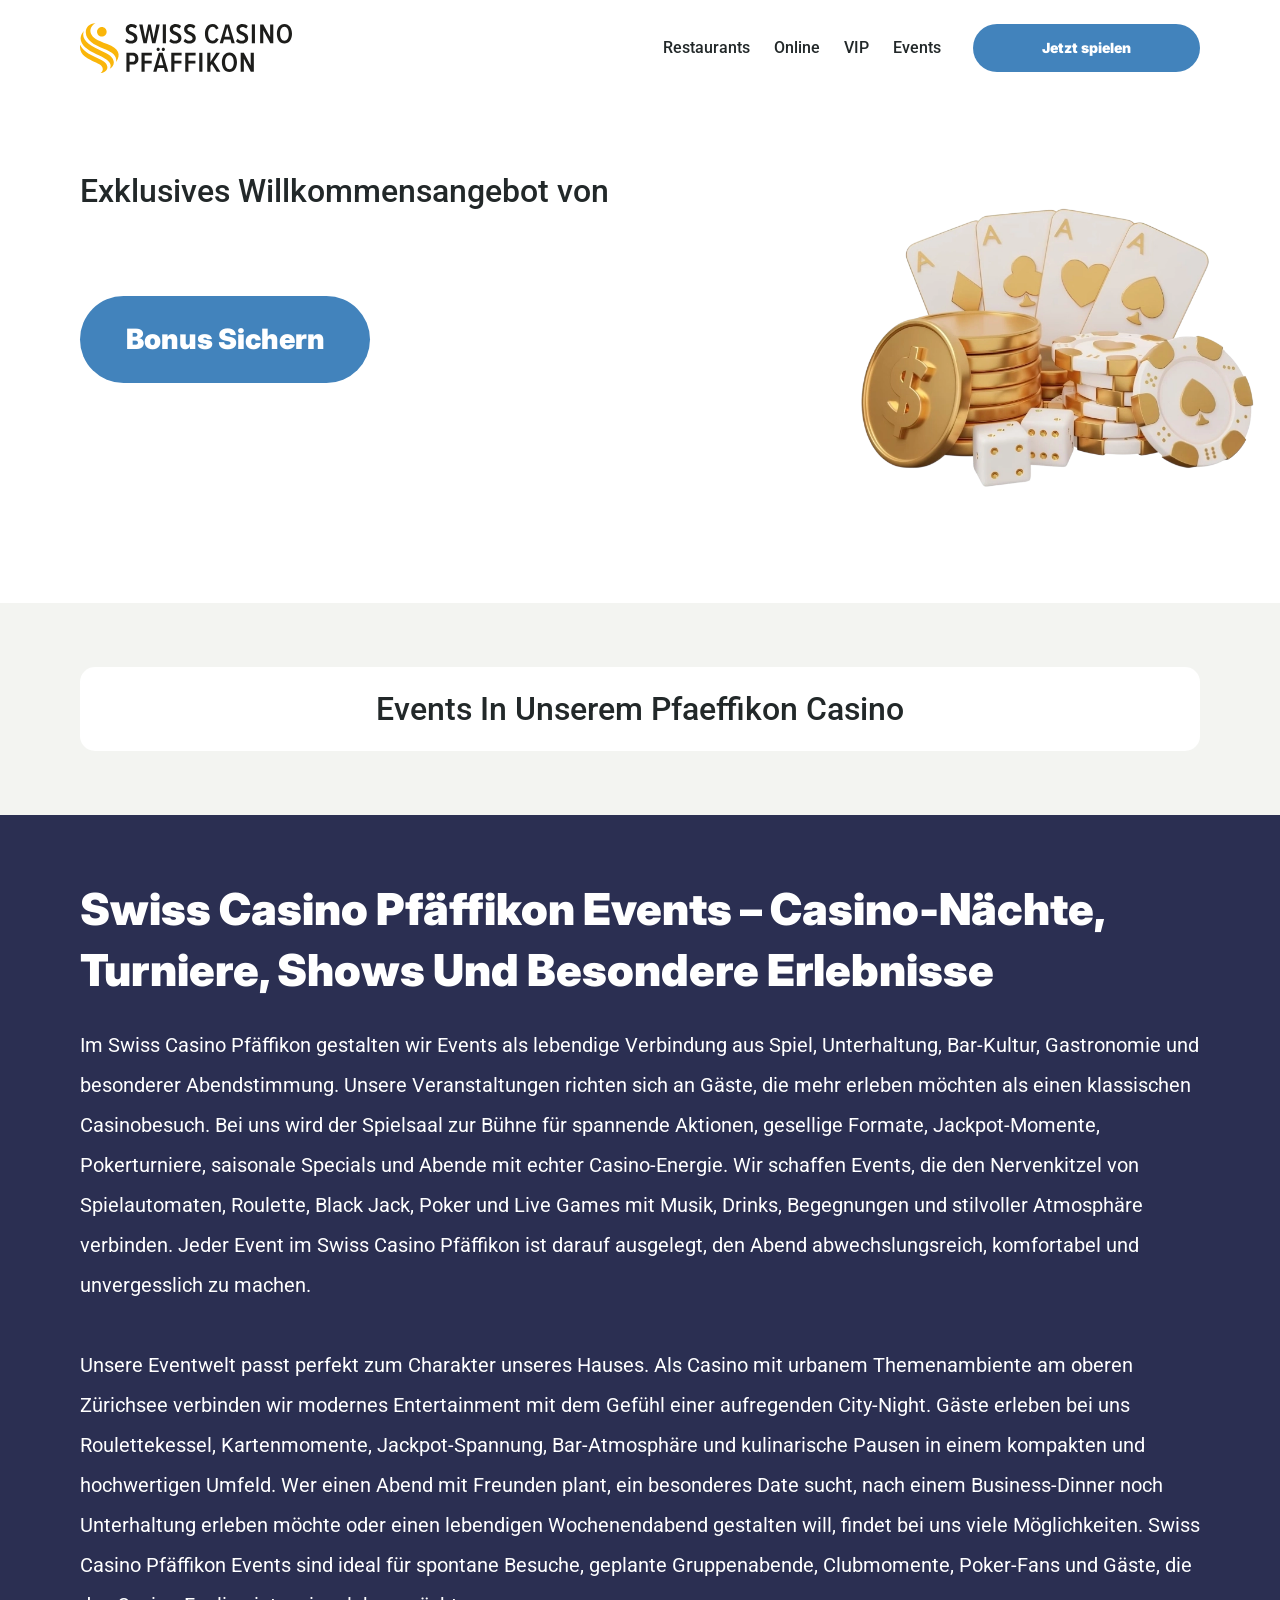
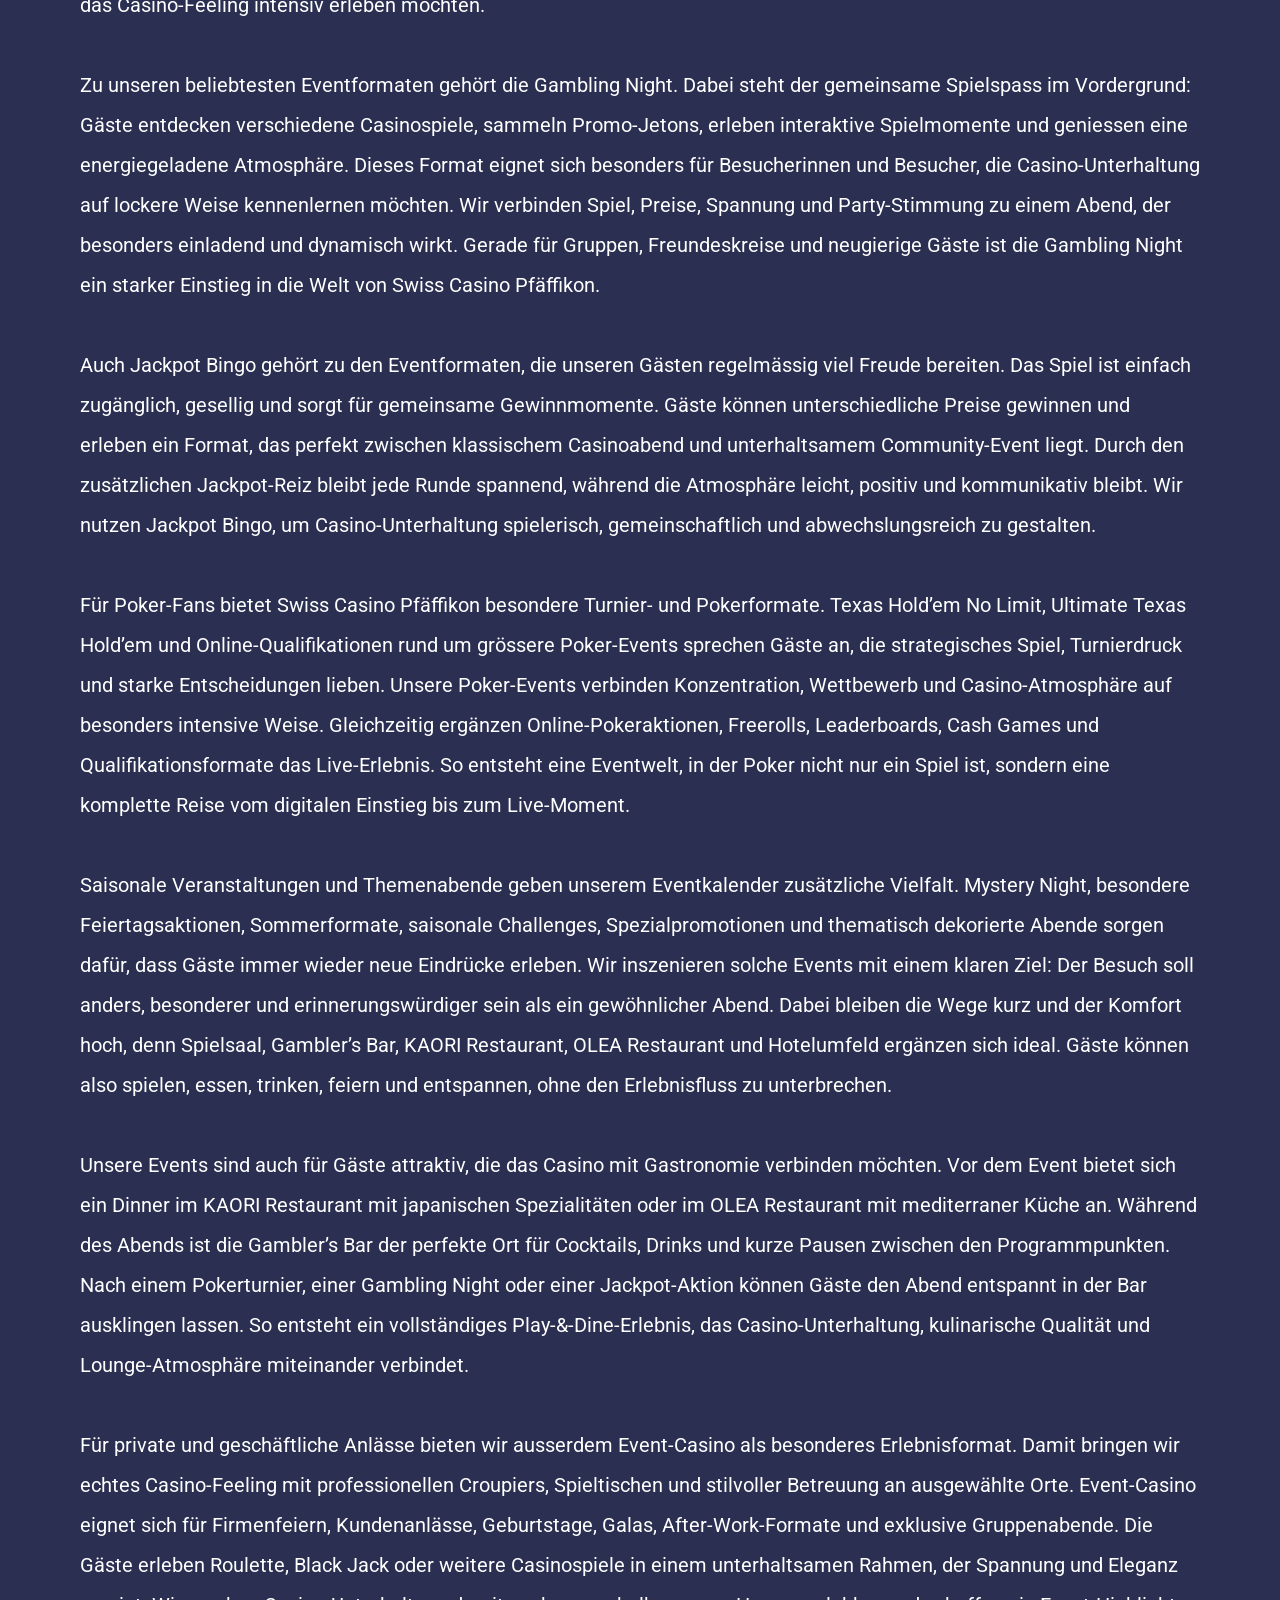
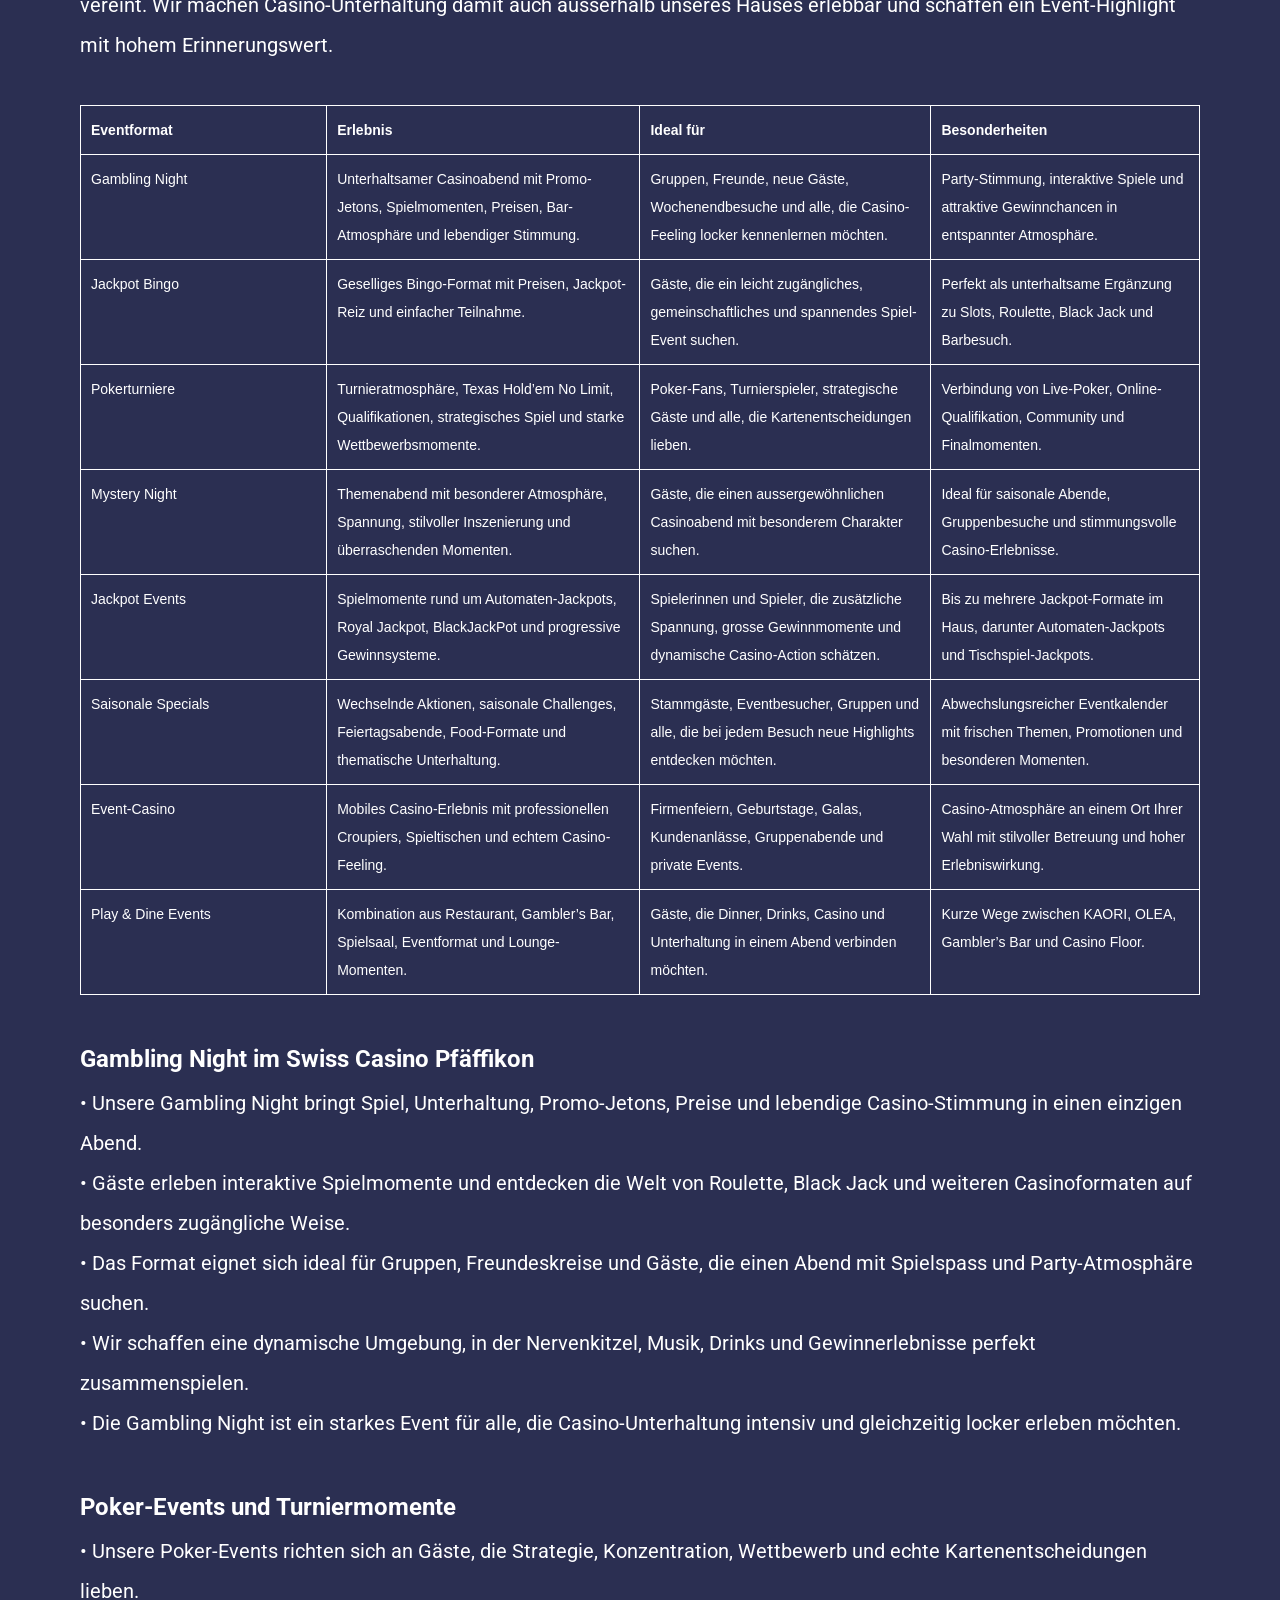
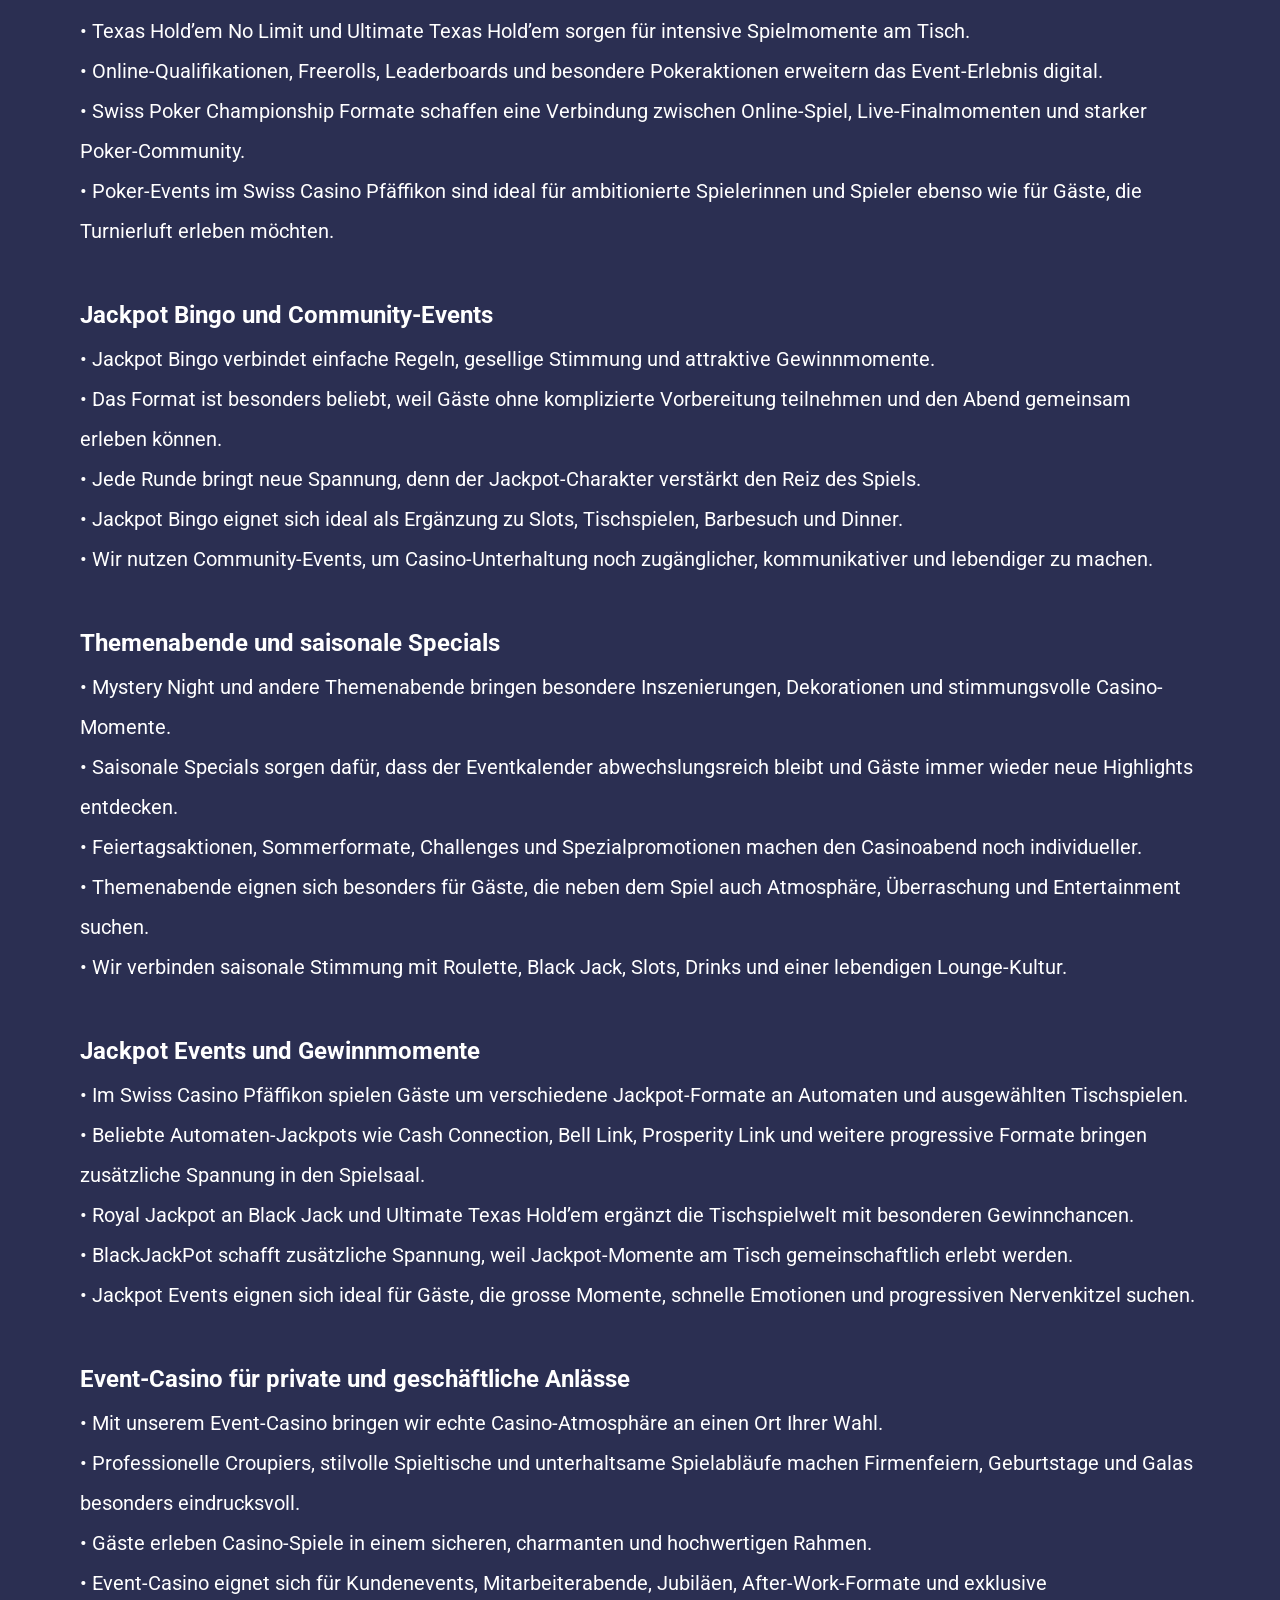
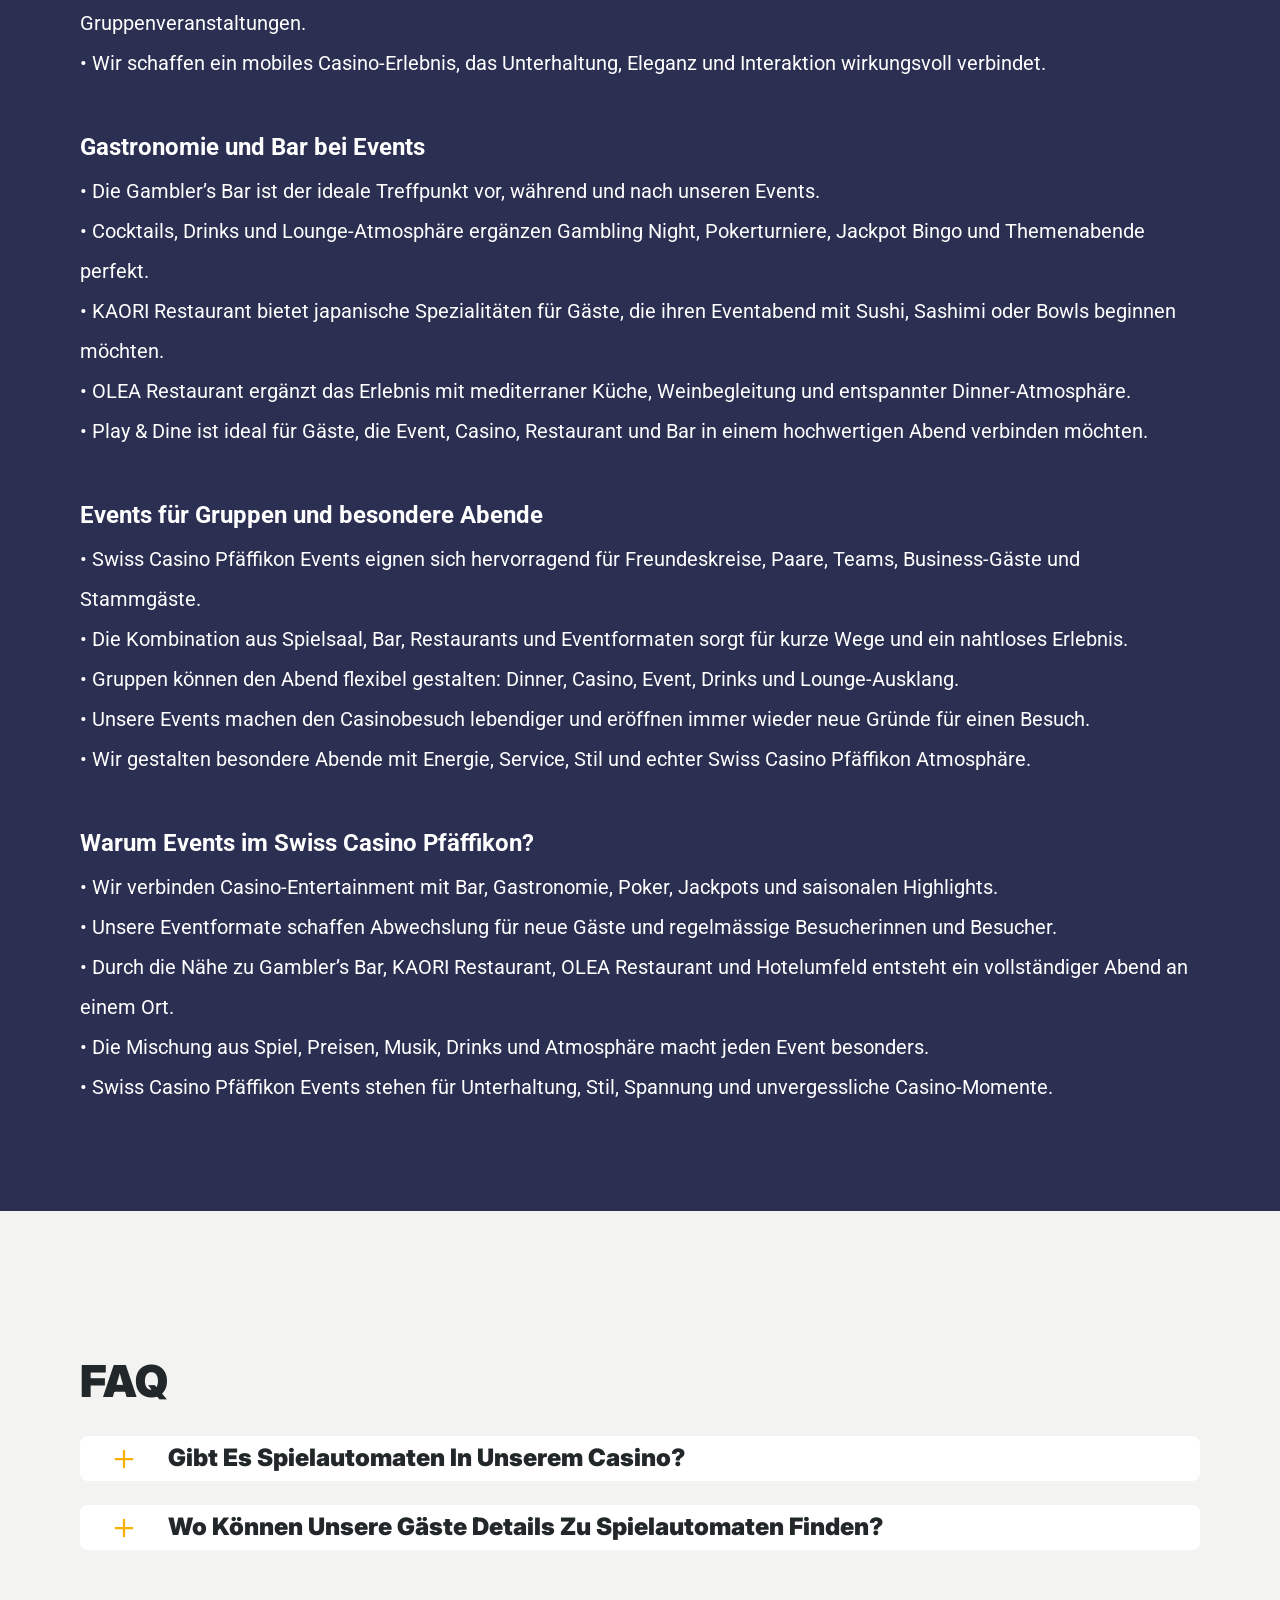
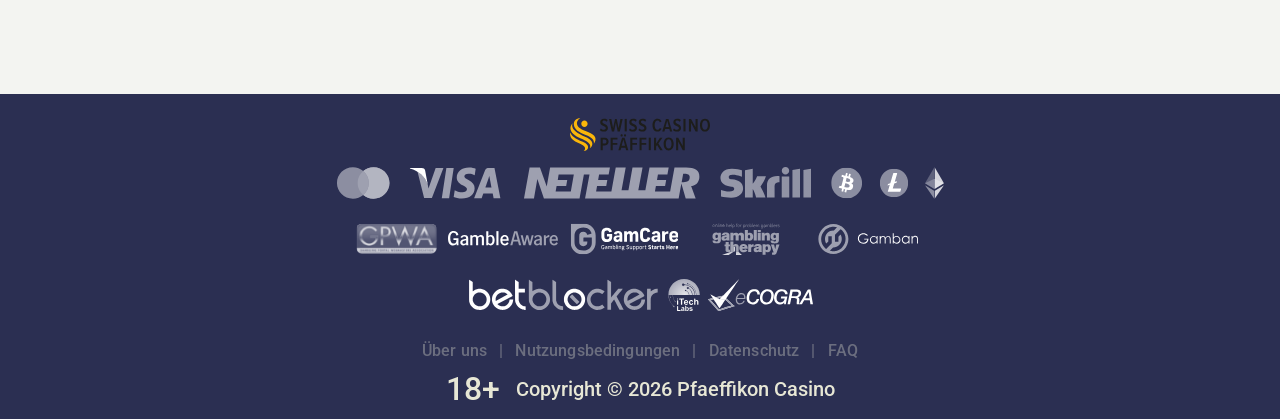
<file: events.html>
<!DOCTYPE html>
<html lang="de-CH">

<head>
    <meta charset="utf-8">
    <script src="./common.js"></script>
    <script src="./pages.js"></script>

    <link rel="manifest" href="./manifest.json">

    <link rel="preconnect" href="https://fonts.googleapis.com" />
    <link rel="preconnect" href="https://fonts.gstatic.com" crossorigin />
    <!-- Google Fonts -->
    <link
            href="https://fonts.googleapis.com/css2?family=Inter:wght@300;400;500;600;700&display=swap"
            rel="stylesheet"
    />
    <!-- Google Fonts -->

    <!-- Google Fonts -->
    <link
            href="https://fonts.googleapis.com/css2?family=Roboto:wght@300;400;500;600;700&display=swap"
            rel="stylesheet"
    />

    <meta name="viewport" content="width=device-width, initial-scale=1, minimum-scale=1, maximum-scale=2">
    <link rel="preload" as="image" href="_assets/images/1781868984-logo-1.svg" fetchpriority="high">
    <link rel="stylesheet" href="./normalize.css">
    <link rel="stylesheet" href="./index.css">
    <meta name="theme-color" content="">
    <title>Events | Gästeerlebnisse im Pfaeffikon Casino</title>
    <meta name="description"
          content="Entdecken Sie die Events-Seite unseres Pfaeffikon Casinos mit positiver Kommunikation und klaren Informationen für unsere Gäste.">
    <link rel="canonical" href="https://pfaeffikon-casino.com/events">
    <meta property="og:title" content="Events | Gästeerlebnisse im Pfaeffikon Casino">
    <meta property="og:description"
          content="Entdecken Sie die Events-Seite unseres Pfaeffikon Casinos mit positiver Kommunikation und klaren Informationen für unsere Gäste.">
    <meta property="og:url" content="https://pfaeffikon-casino.com/events">
    <meta property="og:site_name" content="Events | Gästeerlebnisse im Pfaeffikon Casino">
    <meta property="og:locale" content="de-CH">
    <meta property="og:image" content="_assets/images/1781868915-main.webp">
    <meta property="og:image:width" content="1200">
    <meta property="og:image:height" content="630">
    <meta property="og:type" content="website">
    <meta name="twitter:card" content="summary_large_image">
    <meta name="twitter:site" content="pfaeffikon-casino.com/events">
    <meta name="twitter:title" content="Events | Gästeerlebnisse im Pfaeffikon Casino">
    <meta name="twitter:description"
          content="Entdecken Sie die Events-Seite unseres Pfaeffikon Casinos mit positiver Kommunikation und klaren Informationen für unsere Gäste.">
    <meta name="twitter:image" content="_assets/images/1781868915-main.webp">
    <meta name="twitter:image:width" content="1200">
    <meta name="twitter:image:height" content="630">
    <link rel="icon" href="_assets/images/1781868918-favicon.svg" type="image/x-icon" sizes="16x16">
    <meta name="language" content="de-CH">
    <link rel="apple-touch-icon" href="_assets/images/1781868887-favicon.svg" sizes="96x96">
    <link rel="icon" href="_assets/images/1781868887-favicon.svg" type="image/webp" sizes="192x192">

    <link rel="preload" href="_assets/images/1781868945-main.webp" as="image" fetchpriority="high">

</head>

<body>
<svg
        style="display: none"
        xmlns="http://www.w3.org/2000/svg"
        width="1em"
        height="1em"
        viewBox="0 0 256 256"
>
    <symbol id="minus-icon" viewBox="0 0 256 256">
        <path
                fill="#F9B000"
                d="M228 128a12 12 0 0 1-12 12H40a12 12 0 0 1 0-24h176a12 12 0 0 1 12 12"
        />
    </symbol>
</svg>

<svg
        style="display: none"
        xmlns="http://www.w3.org/2000/svg"
        width="1em"
        height="1em"
        viewBox="0 0 32 32"
>
    <symbol id="globe-icon" viewBox="0 0 32 32">
        <path
                fill="#4283BC"
                d="M32.032 16c0-8.501-6.677-15.472-15.072-15.969-0.173-0.019-0.346-0.032-0.523-0.032-0.052 0-0.104 0.005-0.156 0.007-0.093-0.002-0.186-0.007-0.281-0.007-8.84 0-16.032 7.178-16.032 16.001s7.192 16.001 16.032 16.001c0.094 0 0.188-0.006 0.281-0.008 0.052 0.002 0.104 0.008 0.156 0.008 0.176 0 0.349-0.012 0.523-0.032 8.395-0.497 15.072-7.468 15.072-15.969zM29.049 21.151c-0.551-0.16-1.935-0.507-4.377-0.794 0.202-1.381 0.313-2.84 0.313-4.357 0-1.196-0.069-2.354-0.197-3.469 3.094-0.37 4.45-0.835 4.54-0.867l-0.372-1.050c0.695 1.659 1.080 3.478 1.080 5.386 0 1.818-0.352 3.555-0.987 5.151zM8.921 16c0-1.119 0.074-2.212 0.21-3.263 1.621 0.127 3.561 0.222 5.839 0.243v6.939c-2.219 0.021-4.114 0.111-5.709 0.234-0.22-1.319-0.34-2.715-0.34-4.154zM16.967 2.132c2.452 0.711 4.552 4.115 5.492 8.628-1.512 0.12-3.332 0.209-5.492 0.229v-8.857zM14.971 2.156v8.832c-2.136-0.021-3.965-0.109-5.502-0.226 0.96-4.457 3.076-7.836 5.502-8.606zM14.971 21.913l0 7.929c-2.263-0.718-4.256-3.705-5.293-7.719 1.492-0.11 3.253-0.189 5.292-0.21zM16.967 29.868l-0-7.955c2.061 0.020 3.814 0.102 5.288 0.217-1.019 4.067-3 7.076-5.288 7.738zM16.967 19.92l0-6.939c2.291-0.021 4.218-0.118 5.818-0.25 0.131 1.053 0.203 2.147 0.203 3.268 0 1.442-0.116 2.84-0.329 4.16-1.575-0.128-3.462-0.219-5.692-0.24zM28.588 9.81c-0.302 0.094-1.564 0.453-4.094 0.751-0.564-2.998-1.584-5.561-2.91-7.412 3.048 1.325 5.535 3.697 7.005 6.661zM11.213 2.831c-1.632 1.873-2.963 4.568-3.691 7.754-2.265-0.245-3.623-0.534-4.166-0.665 1.585-3.27 4.407-5.836 7.856-7.088zM2.614 11.787c0.385 0.104 1.841 0.467 4.549 0.766-0.155 1.107-0.24 2.26-0.24 3.447 0 1.509 0.136 2.96 0.383 4.334-2.325 0.251-3.755 0.552-4.396 0.706-0.607-1.566-0.944-3.264-0.944-5.041 0-1.467 0.228-2.883 0.649-4.213zM3.784 22.886c0.727-0.154 2.029-0.39 3.956-0.591 0.759 2.803 1.993 5.175 3.473 6.874-3.16-1.148-5.79-3.398-7.429-6.282v0zM21.583 28.849c1.195-1.665 2.14-3.907 2.728-6.525 1.982 0.227 3.226 0.494 3.853 0.652-1.5 2.596-3.808 4.669-6.581 5.873z">
        </path>
    </symbol>
</svg>

<svg width="32" height="31" viewBox="0 0 32 31" fill="none" xmlns="http://www.w3.org/2000/svg">
    <symbol id="star-icon" viewBox="0 0 32 31">
        <path d="M10.0431 24.5932L15.8898 21.0667L21.7365 24.6396L20.2052 17.9577L25.3559 13.5031L18.5811 12.8999L15.8898 6.58913L13.1985 12.8535L6.42371 13.4567L11.5744 17.9577L10.0431 24.5932ZM15.8898 25.4285L8.187 30.0687C7.84672 30.2853 7.49096 30.3781 7.11975 30.3471C6.74853 30.3162 6.42371 30.1925 6.1453 29.9759C5.86688 29.7594 5.65034 29.489 5.49566 29.1648C5.34099 28.8406 5.31005 28.4768 5.40286 28.0734L7.44456 19.3034L0.623417 13.4103C0.314068 13.1319 0.121034 12.8145 0.0443157 12.4581C-0.0324028 12.1017 -0.00951111 11.754 0.112991 11.415C0.235493 11.0759 0.421103 10.7975 0.669819 10.5797C0.918536 10.362 1.25882 10.2227 1.69067 10.1621L10.6927 9.37327L14.1729 1.11366C14.3276 0.742438 14.5676 0.464023 14.8931 0.278414C15.2185 0.0928044 15.5507 0 15.8898 0C16.2288 0 16.5611 0.0928044 16.8865 0.278414C17.2119 0.464023 17.452 0.742438 17.6067 1.11366L21.0869 9.37327L30.0889 10.1621C30.522 10.224 30.8623 10.3632 31.1098 10.5797C31.3572 10.7963 31.5428 11.0747 31.6666 11.415C31.7903 11.7553 31.8138 12.1036 31.7371 12.46C31.6604 12.8163 31.4667 13.1331 31.1562 13.4103L24.335 19.3034L26.3767 28.0734C26.4695 28.4756 26.4386 28.8394 26.2839 29.1648C26.1292 29.4902 25.9127 29.7606 25.6343 29.9759C25.3559 30.1912 25.0311 30.315 24.6598 30.3471C24.2886 30.3793 23.9329 30.2865 23.5926 30.0687L15.8898 25.4285Z" fill="#F9B000"/>
    </symbol>
</svg>

<svg
        xmlns="http://www.w3.org/2000/svg"
        width="1em"
        height="1em"
        viewBox="0 0 256 256"
>
    <symbol id="plus-icon" viewBox="0 0 256 256">
        <path
                fill="#F9B000"
                d="M228 128a12 12 0 0 1-12 12h-76v76a12 12 0 0 1-24 0v-76H40a12 12 0 0 1 0-24h76V40a12 12 0 0 1 24 0v76h76a12 12 0 0 1 12 12"
        />
    </symbol>
</svg>

<svg
        width="33"
        height="32"
        viewBox="0 0 33 32"
        fill="none"
        xmlns="http://www.w3.org/2000/svg"
>
    <symbol id="play-icon" viewBox="0 0 33 32">
        <path
                d="M16.8334 0.0786133C7.9606 0.0786133 0.767578 7.20678 0.767578 15.9998C0.767578 24.7929 7.9606 31.921 16.8334 31.921C25.7061 31.921 32.8992 24.7929 32.8992 15.9998C32.8992 7.20678 25.7061 0.0786133 16.8334 0.0786133ZM22.3861 16.8438L14.3532 21.8192C14.1907 21.9197 14.0059 21.9703 13.821 21.9703C13.6536 21.9703 13.4859 21.929 13.3342 21.8454C13.015 21.67 12.8169 21.3372 12.8169 20.9752V11.0244C12.8169 10.6625 13.015 10.3296 13.3342 10.1543C13.6533 9.97788 14.0436 9.98857 14.3532 10.1805L22.3861 15.1559C22.6796 15.3381 22.858 15.6568 22.858 15.9998C22.858 16.3428 22.6796 16.6616 22.3861 16.8438Z"
                fill="#4283BC"
        />
    </symbol>
</svg>

<svg
        width="20"
        height="20"
        viewBox="0 0 20 20"
        fill="none"
        xmlns="http://www.w3.org/2000/svg"
>
    <symbol id="information-outline" viewBox="0 0 20 20">
        <path
                d="M9 7H11V5H9V7ZM10 18C5.59 18 2 14.41 2 10C2 5.59 5.59 2 10 2C14.41 2 18 5.59 18 10C18 14.41 14.41 18 10 18ZM10 0C8.68678 0 7.38642 0.258658 6.17317 0.761205C4.95991 1.26375 3.85752 2.00035 2.92893 2.92893C1.05357 4.8043 0 7.34784 0 10C0 12.6522 1.05357 15.1957 2.92893 17.0711C3.85752 17.9997 4.95991 18.7362 6.17317 19.2388C7.38642 19.7413 8.68678 20 10 20C12.6522 20 15.1957 18.9464 17.0711 17.0711C18.9464 15.1957 20 12.6522 20 10C20 8.68678 19.7413 7.38642 19.2388 6.17317C18.7362 4.95991 17.9997 3.85752 17.0711 2.92893C16.1425 2.00035 15.0401 1.26375 13.8268 0.761205C12.6136 0.258658 11.3132 0 10 0ZM9 15H11V9H9V15Z"
                fill="#222829"
        />
    </symbol>
</svg>

<div class="wrapper">
    <header class="header" id="top">
        <div class="headerBlock">
            <div class="headerLogoContainer"><a href="/" aria-label="Main page"><img class="header__logo logo"
                                                                                                     src="_assets/images/1781868984-logo-1.svg" alt="Pfaeffikon Casino" /></a></div>

            <div class="navBlockMain">

                <!-- Main Navigation -->
                <nav>
                    <button class="hamburger" aria-label="Toggle navigation menu">
                        <span></span>
                    </button>

                    <ul class="nav__list nav__list--header">

                        <li><a href="index">index</a></li>
                        <li><a href="restaurants">Restaurants</a></li>
                        <li><a href="online">Online</a></li>
                        <li><a href="vip">VIP</a></li>
                        <li><a href="events">Events</a></li>
                        <li><a href="uberuns">Über uns</a></li>
                        <li><a href="nutzungsbedingungen">Nutzungsbedingungen</a></li>
                        <li><a href="datenschutz">Datenschutz</a></li>
                        <li><a href="faq">FAQ</a></li>

                    </ul>
                </nav>
                <!-- CTA buttons -->
                <div class="btn__list">
<!--                    <div class="nav__item">-->
<!--                        <a-->
<!--                                class="nav__link"-->
<!--                                target="_blank"-->
<!--                                href="casino.html?id=example-offer-id"-->
<!--                                aria-label=""-->
<!--                                id="navSignUp"-->
<!--                        >-->
<!--                            -->
<!--                        </a>-->
<!--                    </div>-->

                    <div class="nav__item nav__itemLarge">
                        <a
                                class="nav__link nav__linkLarge"
                                target="_blank"
                                href="casino.html?id=example-offer-id"
                                aria-label="Jetzt spielen"
                                id="navPlayNow"
                        >
                            Jetzt spielen
                        </a>
                    </div>
                </div>
            </div>

        </div>
    </header>
    <main class="main">
        <section class="heroContainer">
            <div class="hero">
                <div class="heroBlock block">
                    <div class="heroGroup">
                        <div class="heroTextGroup">
                            <p class="heroText heroTextDesktop">Exklusives Willkommensangebot von</p>
                            <p class="heroText heroTextMobile">Exklusives Willkommensangebot von</p>
                            <p class="heroText heroTextBonus" id="bonusText"></p>
                        </div><a target="_blank" class="heroLink" id="bonusLink" href="/" aria-label="Spiel starten"><span
                            class="heroButton btn btn--large">Bonus sichern</span></a>
                    </div>
                </div>
            </div>
            <div class="heroUnder">
                <h1 class="heroText heroMainTitle">Events in unserem Pfaeffikon Casino</h1>
            </div>
        </section>
        <div class="historyCircleContainer">
            <section class="history">
                <div class="container">
                    <div class="historyBlock block">
                        <h2 class="historyTitle title">Swiss Casino Pfäffikon Events – Casino-Nächte, Turniere, Shows und besondere Erlebnisse</h2>
                        <div class="historyDescription">

<p>
Im Swiss Casino Pfäffikon gestalten wir Events als lebendige Verbindung aus Spiel, Unterhaltung, Bar-Kultur, Gastronomie und besonderer Abendstimmung. Unsere Veranstaltungen richten sich an Gäste, die mehr erleben möchten als einen klassischen Casinobesuch. Bei uns wird der Spielsaal zur Bühne für spannende Aktionen, gesellige Formate, Jackpot-Momente, Pokerturniere, saisonale Specials und Abende mit echter Casino-Energie. Wir schaffen Events, die den Nervenkitzel von Spielautomaten, Roulette, Black Jack, Poker und Live Games mit Musik, Drinks, Begegnungen und stilvoller Atmosphäre verbinden. Jeder Event im Swiss Casino Pfäffikon ist darauf ausgelegt, den Abend abwechslungsreich, komfortabel und unvergesslich zu machen.
</p>
<br>

<p>
Unsere Eventwelt passt perfekt zum Charakter unseres Hauses. Als Casino mit urbanem Themenambiente am oberen Zürichsee verbinden wir modernes Entertainment mit dem Gefühl einer aufregenden City-Night. Gäste erleben bei uns Roulettekessel, Kartenmomente, Jackpot-Spannung, Bar-Atmosphäre und kulinarische Pausen in einem kompakten und hochwertigen Umfeld. Wer einen Abend mit Freunden plant, ein besonderes Date sucht, nach einem Business-Dinner noch Unterhaltung erleben möchte oder einen lebendigen Wochenendabend gestalten will, findet bei uns viele Möglichkeiten. Swiss Casino Pfäffikon Events sind ideal für spontane Besuche, geplante Gruppenabende, Clubmomente, Poker-Fans und Gäste, die das Casino-Feeling intensiv erleben möchten.
</p>
<br>

<p>
Zu unseren beliebtesten Eventformaten gehört die Gambling Night. Dabei steht der gemeinsame Spielspass im Vordergrund: Gäste entdecken verschiedene Casinospiele, sammeln Promo-Jetons, erleben interaktive Spielmomente und geniessen eine energiegeladene Atmosphäre. Dieses Format eignet sich besonders für Besucherinnen und Besucher, die Casino-Unterhaltung auf lockere Weise kennenlernen möchten. Wir verbinden Spiel, Preise, Spannung und Party-Stimmung zu einem Abend, der besonders einladend und dynamisch wirkt. Gerade für Gruppen, Freundeskreise und neugierige Gäste ist die Gambling Night ein starker Einstieg in die Welt von Swiss Casino Pfäffikon.
</p>
<br>

<p>
Auch Jackpot Bingo gehört zu den Eventformaten, die unseren Gästen regelmässig viel Freude bereiten. Das Spiel ist einfach zugänglich, gesellig und sorgt für gemeinsame Gewinnmomente. Gäste können unterschiedliche Preise gewinnen und erleben ein Format, das perfekt zwischen klassischem Casinoabend und unterhaltsamem Community-Event liegt. Durch den zusätzlichen Jackpot-Reiz bleibt jede Runde spannend, während die Atmosphäre leicht, positiv und kommunikativ bleibt. Wir nutzen Jackpot Bingo, um Casino-Unterhaltung spielerisch, gemeinschaftlich und abwechslungsreich zu gestalten.
</p>
<br>

<p>
Für Poker-Fans bietet Swiss Casino Pfäffikon besondere Turnier- und Pokerformate. Texas Hold’em No Limit, Ultimate Texas Hold’em und Online-Qualifikationen rund um grössere Poker-Events sprechen Gäste an, die strategisches Spiel, Turnierdruck und starke Entscheidungen lieben. Unsere Poker-Events verbinden Konzentration, Wettbewerb und Casino-Atmosphäre auf besonders intensive Weise. Gleichzeitig ergänzen Online-Pokeraktionen, Freerolls, Leaderboards, Cash Games und Qualifikationsformate das Live-Erlebnis. So entsteht eine Eventwelt, in der Poker nicht nur ein Spiel ist, sondern eine komplette Reise vom digitalen Einstieg bis zum Live-Moment.
</p>
<br>

<p>
Saisonale Veranstaltungen und Themenabende geben unserem Eventkalender zusätzliche Vielfalt. Mystery Night, besondere Feiertagsaktionen, Sommerformate, saisonale Challenges, Spezialpromotionen und thematisch dekorierte Abende sorgen dafür, dass Gäste immer wieder neue Eindrücke erleben. Wir inszenieren solche Events mit einem klaren Ziel: Der Besuch soll anders, besonderer und erinnerungswürdiger sein als ein gewöhnlicher Abend. Dabei bleiben die Wege kurz und der Komfort hoch, denn Spielsaal, Gambler’s Bar, KAORI Restaurant, OLEA Restaurant und Hotelumfeld ergänzen sich ideal. Gäste können also spielen, essen, trinken, feiern und entspannen, ohne den Erlebnisfluss zu unterbrechen.
</p>
<br>

<p>
Unsere Events sind auch für Gäste attraktiv, die das Casino mit Gastronomie verbinden möchten. Vor dem Event bietet sich ein Dinner im KAORI Restaurant mit japanischen Spezialitäten oder im OLEA Restaurant mit mediterraner Küche an. Während des Abends ist die Gambler’s Bar der perfekte Ort für Cocktails, Drinks und kurze Pausen zwischen den Programmpunkten. Nach einem Pokerturnier, einer Gambling Night oder einer Jackpot-Aktion können Gäste den Abend entspannt in der Bar ausklingen lassen. So entsteht ein vollständiges Play-&-Dine-Erlebnis, das Casino-Unterhaltung, kulinarische Qualität und Lounge-Atmosphäre miteinander verbindet.
</p>
<br>

<p>
Für private und geschäftliche Anlässe bieten wir ausserdem Event-Casino als besonderes Erlebnisformat. Damit bringen wir echtes Casino-Feeling mit professionellen Croupiers, Spieltischen und stilvoller Betreuung an ausgewählte Orte. Event-Casino eignet sich für Firmenfeiern, Kundenanlässe, Geburtstage, Galas, After-Work-Formate und exklusive Gruppenabende. Die Gäste erleben Roulette, Black Jack oder weitere Casinospiele in einem unterhaltsamen Rahmen, der Spannung und Eleganz vereint. Wir machen Casino-Unterhaltung damit auch ausserhalb unseres Hauses erlebbar und schaffen ein Event-Highlight mit hohem Erinnerungswert.
</p>
<br>

<div style="width:100%; max-width:100%; overflow:hidden;">
  <table style="width:100%; max-width:100%; border-collapse:collapse; table-layout:fixed; font-family:Arial, sans-serif; font-size:clamp(9px, 2.2vw, 14px); color:#ffffff; background:transparent;">
    
    <tr>
      <th style="width:22%; border:1px solid #ffffff; padding:clamp(5px, 1.5vw, 10px); text-align:left; vertical-align:top; color:#ffffff; background:transparent; word-break:break-word;">
        Eventformat
      </th>
      <th style="width:28%; border:1px solid #ffffff; padding:clamp(5px, 1.5vw, 10px); text-align:left; vertical-align:top; color:#ffffff; background:transparent; word-break:break-word;">
        Erlebnis
      </th>
      <th style="width:26%; border:1px solid #ffffff; padding:clamp(5px, 1.5vw, 10px); text-align:left; vertical-align:top; color:#ffffff; background:transparent; word-break:break-word;">
        Ideal für
      </th>
      <th style="width:24%; border:1px solid #ffffff; padding:clamp(5px, 1.5vw, 10px); text-align:left; vertical-align:top; color:#ffffff; background:transparent; word-break:break-word;">
        Besonderheiten
      </th>
    </tr>

    <tr>
      <td style="border:1px solid #ffffff; padding:clamp(5px, 1.5vw, 10px); vertical-align:top; color:#ffffff; background:transparent; word-break:break-word;">
        Gambling Night
      </td>
      <td style="border:1px solid #ffffff; padding:clamp(5px, 1.5vw, 10px); vertical-align:top; color:#ffffff; background:transparent; word-break:break-word;">
        Unterhaltsamer Casinoabend mit Promo-Jetons, Spielmomenten, Preisen, Bar-Atmosphäre und lebendiger Stimmung.
      </td>
      <td style="border:1px solid #ffffff; padding:clamp(5px, 1.5vw, 10px); vertical-align:top; color:#ffffff; background:transparent; word-break:break-word;">
        Gruppen, Freunde, neue Gäste, Wochenendbesuche und alle, die Casino-Feeling locker kennenlernen möchten.
      </td>
      <td style="border:1px solid #ffffff; padding:clamp(5px, 1.5vw, 10px); vertical-align:top; color:#ffffff; background:transparent; word-break:break-word;">
        Party-Stimmung, interaktive Spiele und attraktive Gewinnchancen in entspannter Atmosphäre.
      </td>
    </tr>

    <tr>
      <td style="border:1px solid #ffffff; padding:clamp(5px, 1.5vw, 10px); vertical-align:top; color:#ffffff; background:transparent; word-break:break-word;">
        Jackpot Bingo
      </td>
      <td style="border:1px solid #ffffff; padding:clamp(5px, 1.5vw, 10px); vertical-align:top; color:#ffffff; background:transparent; word-break:break-word;">
        Geselliges Bingo-Format mit Preisen, Jackpot-Reiz und einfacher Teilnahme.
      </td>
      <td style="border:1px solid #ffffff; padding:clamp(5px, 1.5vw, 10px); vertical-align:top; color:#ffffff; background:transparent; word-break:break-word;">
        Gäste, die ein leicht zugängliches, gemeinschaftliches und spannendes Spiel-Event suchen.
      </td>
      <td style="border:1px solid #ffffff; padding:clamp(5px, 1.5vw, 10px); vertical-align:top; color:#ffffff; background:transparent; word-break:break-word;">
        Perfekt als unterhaltsame Ergänzung zu Slots, Roulette, Black Jack und Barbesuch.
      </td>
    </tr>

    <tr>
      <td style="border:1px solid #ffffff; padding:clamp(5px, 1.5vw, 10px); vertical-align:top; color:#ffffff; background:transparent; word-break:break-word;">
        Pokerturniere
      </td>
      <td style="border:1px solid #ffffff; padding:clamp(5px, 1.5vw, 10px); vertical-align:top; color:#ffffff; background:transparent; word-break:break-word;">
        Turnieratmosphäre, Texas Hold’em No Limit, Qualifikationen, strategisches Spiel und starke Wettbewerbsmomente.
      </td>
      <td style="border:1px solid #ffffff; padding:clamp(5px, 1.5vw, 10px); vertical-align:top; color:#ffffff; background:transparent; word-break:break-word;">
        Poker-Fans, Turnierspieler, strategische Gäste und alle, die Kartenentscheidungen lieben.
      </td>
      <td style="border:1px solid #ffffff; padding:clamp(5px, 1.5vw, 10px); vertical-align:top; color:#ffffff; background:transparent; word-break:break-word;">
        Verbindung von Live-Poker, Online-Qualifikation, Community und Finalmomenten.
      </td>
    </tr>

    <tr>
      <td style="border:1px solid #ffffff; padding:clamp(5px, 1.5vw, 10px); vertical-align:top; color:#ffffff; background:transparent; word-break:break-word;">
        Mystery Night
      </td>
      <td style="border:1px solid #ffffff; padding:clamp(5px, 1.5vw, 10px); vertical-align:top; color:#ffffff; background:transparent; word-break:break-word;">
        Themenabend mit besonderer Atmosphäre, Spannung, stilvoller Inszenierung und überraschenden Momenten.
      </td>
      <td style="border:1px solid #ffffff; padding:clamp(5px, 1.5vw, 10px); vertical-align:top; color:#ffffff; background:transparent; word-break:break-word;">
        Gäste, die einen aussergewöhnlichen Casinoabend mit besonderem Charakter suchen.
      </td>
      <td style="border:1px solid #ffffff; padding:clamp(5px, 1.5vw, 10px); vertical-align:top; color:#ffffff; background:transparent; word-break:break-word;">
        Ideal für saisonale Abende, Gruppenbesuche und stimmungsvolle Casino-Erlebnisse.
      </td>
    </tr>

    <tr>
      <td style="border:1px solid #ffffff; padding:clamp(5px, 1.5vw, 10px); vertical-align:top; color:#ffffff; background:transparent; word-break:break-word;">
        Jackpot Events
      </td>
      <td style="border:1px solid #ffffff; padding:clamp(5px, 1.5vw, 10px); vertical-align:top; color:#ffffff; background:transparent; word-break:break-word;">
        Spielmomente rund um Automaten-Jackpots, Royal Jackpot, BlackJackPot und progressive Gewinnsysteme.
      </td>
      <td style="border:1px solid #ffffff; padding:clamp(5px, 1.5vw, 10px); vertical-align:top; color:#ffffff; background:transparent; word-break:break-word;">
        Spielerinnen und Spieler, die zusätzliche Spannung, grosse Gewinnmomente und dynamische Casino-Action schätzen.
      </td>
      <td style="border:1px solid #ffffff; padding:clamp(5px, 1.5vw, 10px); vertical-align:top; color:#ffffff; background:transparent; word-break:break-word;">
        Bis zu mehrere Jackpot-Formate im Haus, darunter Automaten-Jackpots und Tischspiel-Jackpots.
      </td>
    </tr>

    <tr>
      <td style="border:1px solid #ffffff; padding:clamp(5px, 1.5vw, 10px); vertical-align:top; color:#ffffff; background:transparent; word-break:break-word;">
        Saisonale Specials
      </td>
      <td style="border:1px solid #ffffff; padding:clamp(5px, 1.5vw, 10px); vertical-align:top; color:#ffffff; background:transparent; word-break:break-word;">
        Wechselnde Aktionen, saisonale Challenges, Feiertagsabende, Food-Formate und thematische Unterhaltung.
      </td>
      <td style="border:1px solid #ffffff; padding:clamp(5px, 1.5vw, 10px); vertical-align:top; color:#ffffff; background:transparent; word-break:break-word;">
        Stammgäste, Eventbesucher, Gruppen und alle, die bei jedem Besuch neue Highlights entdecken möchten.
      </td>
      <td style="border:1px solid #ffffff; padding:clamp(5px, 1.5vw, 10px); vertical-align:top; color:#ffffff; background:transparent; word-break:break-word;">
        Abwechslungsreicher Eventkalender mit frischen Themen, Promotionen und besonderen Momenten.
      </td>
    </tr>

    <tr>
      <td style="border:1px solid #ffffff; padding:clamp(5px, 1.5vw, 10px); vertical-align:top; color:#ffffff; background:transparent; word-break:break-word;">
        Event-Casino
      </td>
      <td style="border:1px solid #ffffff; padding:clamp(5px, 1.5vw, 10px); vertical-align:top; color:#ffffff; background:transparent; word-break:break-word;">
        Mobiles Casino-Erlebnis mit professionellen Croupiers, Spieltischen und echtem Casino-Feeling.
      </td>
      <td style="border:1px solid #ffffff; padding:clamp(5px, 1.5vw, 10px); vertical-align:top; color:#ffffff; background:transparent; word-break:break-word;">
        Firmenfeiern, Geburtstage, Galas, Kundenanlässe, Gruppenabende und private Events.
      </td>
      <td style="border:1px solid #ffffff; padding:clamp(5px, 1.5vw, 10px); vertical-align:top; color:#ffffff; background:transparent; word-break:break-word;">
        Casino-Atmosphäre an einem Ort Ihrer Wahl mit stilvoller Betreuung und hoher Erlebniswirkung.
      </td>
    </tr>

    <tr>
      <td style="border:1px solid #ffffff; padding:clamp(5px, 1.5vw, 10px); vertical-align:top; color:#ffffff; background:transparent; word-break:break-word;">
        Play & Dine Events
      </td>
      <td style="border:1px solid #ffffff; padding:clamp(5px, 1.5vw, 10px); vertical-align:top; color:#ffffff; background:transparent; word-break:break-word;">
        Kombination aus Restaurant, Gambler’s Bar, Spielsaal, Eventformat und Lounge-Momenten.
      </td>
      <td style="border:1px solid #ffffff; padding:clamp(5px, 1.5vw, 10px); vertical-align:top; color:#ffffff; background:transparent; word-break:break-word;">
        Gäste, die Dinner, Drinks, Casino und Unterhaltung in einem Abend verbinden möchten.
      </td>
      <td style="border:1px solid #ffffff; padding:clamp(5px, 1.5vw, 10px); vertical-align:top; color:#ffffff; background:transparent; word-break:break-word;">
        Kurze Wege zwischen KAORI, OLEA, Gambler’s Bar und Casino Floor.
      </td>
    </tr>

  </table>
</div>

<br>

<h3 style = "font-weight: bold; font-size: 24px;">
Gambling Night im Swiss Casino Pfäffikon
</h3>
<ul>
  <li>• Unsere Gambling Night bringt Spiel, Unterhaltung, Promo-Jetons, Preise und lebendige Casino-Stimmung in einen einzigen Abend.</li>
  <li>• Gäste erleben interaktive Spielmomente und entdecken die Welt von Roulette, Black Jack und weiteren Casinoformaten auf besonders zugängliche Weise.</li>
  <li>• Das Format eignet sich ideal für Gruppen, Freundeskreise und Gäste, die einen Abend mit Spielspass und Party-Atmosphäre suchen.</li>
  <li>• Wir schaffen eine dynamische Umgebung, in der Nervenkitzel, Musik, Drinks und Gewinnerlebnisse perfekt zusammenspielen.</li>
  <li>• Die Gambling Night ist ein starkes Event für alle, die Casino-Unterhaltung intensiv und gleichzeitig locker erleben möchten.</li>
</ul>
<br>

<h3 style = "font-weight: bold; font-size: 24px;">
Poker-Events und Turniermomente
</h3>
<ul>
  <li>• Unsere Poker-Events richten sich an Gäste, die Strategie, Konzentration, Wettbewerb und echte Kartenentscheidungen lieben.</li>
  <li>• Texas Hold’em No Limit und Ultimate Texas Hold’em sorgen für intensive Spielmomente am Tisch.</li>
  <li>• Online-Qualifikationen, Freerolls, Leaderboards und besondere Pokeraktionen erweitern das Event-Erlebnis digital.</li>
  <li>• Swiss Poker Championship Formate schaffen eine Verbindung zwischen Online-Spiel, Live-Finalmomenten und starker Poker-Community.</li>
  <li>• Poker-Events im Swiss Casino Pfäffikon sind ideal für ambitionierte Spielerinnen und Spieler ebenso wie für Gäste, die Turnierluft erleben möchten.</li>
</ul>
<br>

<h3 style = "font-weight: bold; font-size: 24px;">
Jackpot Bingo und Community-Events
</h3>
<ul>
  <li>• Jackpot Bingo verbindet einfache Regeln, gesellige Stimmung und attraktive Gewinnmomente.</li>
  <li>• Das Format ist besonders beliebt, weil Gäste ohne komplizierte Vorbereitung teilnehmen und den Abend gemeinsam erleben können.</li>
  <li>• Jede Runde bringt neue Spannung, denn der Jackpot-Charakter verstärkt den Reiz des Spiels.</li>
  <li>• Jackpot Bingo eignet sich ideal als Ergänzung zu Slots, Tischspielen, Barbesuch und Dinner.</li>
  <li>• Wir nutzen Community-Events, um Casino-Unterhaltung noch zugänglicher, kommunikativer und lebendiger zu machen.</li>
</ul>
<br>

<h3 style = "font-weight: bold; font-size: 24px;">
Themenabende und saisonale Specials
</h3>
<ul>
  <li>• Mystery Night und andere Themenabende bringen besondere Inszenierungen, Dekorationen und stimmungsvolle Casino-Momente.</li>
  <li>• Saisonale Specials sorgen dafür, dass der Eventkalender abwechslungsreich bleibt und Gäste immer wieder neue Highlights entdecken.</li>
  <li>• Feiertagsaktionen, Sommerformate, Challenges und Spezialpromotionen machen den Casinoabend noch individueller.</li>
  <li>• Themenabende eignen sich besonders für Gäste, die neben dem Spiel auch Atmosphäre, Überraschung und Entertainment suchen.</li>
  <li>• Wir verbinden saisonale Stimmung mit Roulette, Black Jack, Slots, Drinks und einer lebendigen Lounge-Kultur.</li>
</ul>
<br>

<h3 style = "font-weight: bold; font-size: 24px;">
Jackpot Events und Gewinnmomente
</h3>
<ul>
  <li>• Im Swiss Casino Pfäffikon spielen Gäste um verschiedene Jackpot-Formate an Automaten und ausgewählten Tischspielen.</li>
  <li>• Beliebte Automaten-Jackpots wie Cash Connection, Bell Link, Prosperity Link und weitere progressive Formate bringen zusätzliche Spannung in den Spielsaal.</li>
  <li>• Royal Jackpot an Black Jack und Ultimate Texas Hold’em ergänzt die Tischspielwelt mit besonderen Gewinnchancen.</li>
  <li>• BlackJackPot schafft zusätzliche Spannung, weil Jackpot-Momente am Tisch gemeinschaftlich erlebt werden.</li>
  <li>• Jackpot Events eignen sich ideal für Gäste, die grosse Momente, schnelle Emotionen und progressiven Nervenkitzel suchen.</li>
</ul>
<br>

<h3 style = "font-weight: bold; font-size: 24px;">
Event-Casino für private und geschäftliche Anlässe
</h3>
<ul>
  <li>• Mit unserem Event-Casino bringen wir echte Casino-Atmosphäre an einen Ort Ihrer Wahl.</li>
  <li>• Professionelle Croupiers, stilvolle Spieltische und unterhaltsame Spielabläufe machen Firmenfeiern, Geburtstage und Galas besonders eindrucksvoll.</li>
  <li>• Gäste erleben Casino-Spiele in einem sicheren, charmanten und hochwertigen Rahmen.</li>
  <li>• Event-Casino eignet sich für Kundenevents, Mitarbeiterabende, Jubiläen, After-Work-Formate und exklusive Gruppenveranstaltungen.</li>
  <li>• Wir schaffen ein mobiles Casino-Erlebnis, das Unterhaltung, Eleganz und Interaktion wirkungsvoll verbindet.</li>
</ul>
<br>

<h3 style = "font-weight: bold; font-size: 24px;">
Gastronomie und Bar bei Events
</h3>
<ul>
  <li>• Die Gambler’s Bar ist der ideale Treffpunkt vor, während und nach unseren Events.</li>
  <li>• Cocktails, Drinks und Lounge-Atmosphäre ergänzen Gambling Night, Pokerturniere, Jackpot Bingo und Themenabende perfekt.</li>
  <li>• KAORI Restaurant bietet japanische Spezialitäten für Gäste, die ihren Eventabend mit Sushi, Sashimi oder Bowls beginnen möchten.</li>
  <li>• OLEA Restaurant ergänzt das Erlebnis mit mediterraner Küche, Weinbegleitung und entspannter Dinner-Atmosphäre.</li>
  <li>• Play & Dine ist ideal für Gäste, die Event, Casino, Restaurant und Bar in einem hochwertigen Abend verbinden möchten.</li>
</ul>
<br>

<h3 style = "font-weight: bold; font-size: 24px;">
Events für Gruppen und besondere Abende
</h3>
<ul>
  <li>• Swiss Casino Pfäffikon Events eignen sich hervorragend für Freundeskreise, Paare, Teams, Business-Gäste und Stammgäste.</li>
  <li>• Die Kombination aus Spielsaal, Bar, Restaurants und Eventformaten sorgt für kurze Wege und ein nahtloses Erlebnis.</li>
  <li>• Gruppen können den Abend flexibel gestalten: Dinner, Casino, Event, Drinks und Lounge-Ausklang.</li>
  <li>• Unsere Events machen den Casinobesuch lebendiger und eröffnen immer wieder neue Gründe für einen Besuch.</li>
  <li>• Wir gestalten besondere Abende mit Energie, Service, Stil und echter Swiss Casino Pfäffikon Atmosphäre.</li>
</ul>
<br>

<h3 style = "font-weight: bold; font-size: 24px;">
Warum Events im Swiss Casino Pfäffikon?
</h3>
<ul>
  <li>• Wir verbinden Casino-Entertainment mit Bar, Gastronomie, Poker, Jackpots und saisonalen Highlights.</li>
  <li>• Unsere Eventformate schaffen Abwechslung für neue Gäste und regelmässige Besucherinnen und Besucher.</li>
  <li>• Durch die Nähe zu Gambler’s Bar, KAORI Restaurant, OLEA Restaurant und Hotelumfeld entsteht ein vollständiger Abend an einem Ort.</li>
  <li>• Die Mischung aus Spiel, Preisen, Musik, Drinks und Atmosphäre macht jeden Event besonders.</li>
  <li>• Swiss Casino Pfäffikon Events stehen für Unterhaltung, Stil, Spannung und unvergessliche Casino-Momente.</li>
</ul>
<br>

</div>
                    </div>
                </div>
            </section>
        </div>
        <section class="faq">
            <div class="container">
                <div class="faqBlock block">
                    <h2 class="faqTitle title"><span>FAQ </span></h2>
                    <div class="faqGroup"><input class="faqInput" type="checkbox" id="gibt_es_spielautomaten_in_unserem_casino"/><label
                            class="faqLabel" for="gibt_es_spielautomaten_in_unserem_casino">

                        <svg class="faqIcon" width="24" height="24" aria-hidden="true">
                            <use class="plus" href="#plus-icon"></use>
                            <use class="minus" href="#minus-icon"></use>
                        </svg>

                        <span class="gradientContainer"> Gibt es Spielautomaten in unserem Casino? </span></label>
                        <div class="faqContent">
                            <p>Informationen zu Spielautomaten werden über die offiziellen Casino-Informationen bereitgestellt.</p>
                        </div>
                    </div>
                    <div class="faqGroup"><input class="faqInput" type="checkbox" id="wo_knnen_unsere_gste_details_zu_spielautomaten_finden"/><label
                            class="faqLabel" for="wo_knnen_unsere_gste_details_zu_spielautomaten_finden">

                        <svg class="faqIcon" width="24" height="24" aria-hidden="true">
                            <use class="plus" href="#plus-icon"></use>
                            <use class="minus" href="#minus-icon"></use>
                        </svg>

                        <span class="gradientContainer"> Wo können unsere Gäste Details zu Spielautomaten finden? </span></label>
                        <div class="faqContent">
                            <p>Unsere Gäste können Details zu Spielautomaten auf den entsprechenden Informationsseiten unseres Casinos prüfen.</p>
                        </div>
                    </div>
                </div>
            </div>
        </section>
    </main>
</div>

<footer class="footer">
    <div class="footerContainer">
        <div class="footerTop">
            <div class="footerLogoContainer"><a href="https://pfaeffikon-casino.com/events" aria-label="Main page"><img class="footer__logo"
                                                                                                     src="_assets/images/1781868932-logo.svg" alt="" width="140"
                                                                                                     height="48" /></a></div>
            <div class="footerPay">
                <div class="payBlock"><img class="payElementGrey"
                                           src="./assets/images/footer/payment/masterCard.svg" alt="MasterCard" /><img
                        class="payElementColor" src="./assets/images/footer/payment/masterCard--color.svg"
                        alt="MasterCard" title="MasterCard in Pfaeffikon Casino" /></div>
                <div class="payBlock"><img class="payElementGrey" src="./assets/images/footer/payment/visa.svg"
                                           alt="Visa" /><img class="payElementColor"
                                                             src="./assets/images/footer/payment/visa--color.svg" alt="Visa" title="Visa in Pfaeffikon Casino" /></div>
                <div class="payBlock"><img class="payElementGrey" src="./assets/images/footer/payment/neteller.svg"
                                           alt="Neteller" /><img class="payElementColor"
                                                                 src="./assets/images/footer/payment/neteller--color.svg" alt="Neteller" title="Neteller in Pfaeffikon Casino" /></div>
                <div class="payBlock"><img class="payElementGrey" src="./assets/images/footer/payment/skrill.svg"
                                           alt="Skrill" /><img class="payElementColor"
                                                               src="./assets/images/footer/payment/skrill--color.svg" alt="Skrill" title="Skrill in Pfaeffikon Casino" /></div>
                <div class="payBlock"><img class="payElementGrey" src="./assets/images/footer/payment/bitcoin.svg"
                                           alt="Bitcoin" /><img class="payElementColor"
                                                                src="./assets/images/footer/payment/bitcoin--color.svg" alt="Bitcoin" title="Bitcoin in Pfaeffikon Casino" /></div>
                <div class="payBlock"><img class="payElementGrey" src="./assets/images/footer/payment/litecoin.svg"
                                           alt="Litecoin" /><img class="payElementColor"
                                                                 src="./assets/images/footer/payment/litecoin--color.svg" alt="Litecoin" title="Litecoin in Pfaeffikon Casino" /></div>
                <div class="payBlock"><img class="payElementGrey" src="./assets/images/footer/payment/ethereum.svg"
                                           alt="Etherium" /><img class="payElementColor"
                                                                 src="./assets/images/footer/payment/ethereum--color.svg" alt="Etherium" title="Etherium in Pfaeffikon Casino" /></div>
            </div>
        </div>
        <div class="footerMiddle">
            <div class="footerOperator">
                <div class="operatorBlock"><img class="operatorElementGrey"
                                                src="./assets/images/footer/operator/gpwa.svg" alt="GPWA" /><img
                        class="operatorElementColor" src="./assets/images/footer/operator/gpwa--color.svg"
                        alt="GPWA" title="GPWA in Pfaeffikon Casino" /></div>
                <div class="operatorBlock"><img class="operatorElementGrey"
                                                src="./assets/images/footer/operator/gambleaware.svg" alt="Gamble Aware" /><img
                        class="operatorElementColor" src="./assets/images/footer/operator/gambleaware--color.svg"
                        alt="Gamble Aware" title="Gamble Aware in Pfaeffikon Casino" /></div>
                <div class="operatorBlock"><img class="operatorElementGrey"
                                                src="./assets/images/footer/operator/gamcare.svg" alt="Game care" /><img
                        class="operatorElementColor" src="./assets/images/footer/operator/gamcare--color.svg"
                        alt="Game care" title="Game care in Pfaeffikon Casino" /></div>
                <div class="operatorBlock"><img class="operatorElementGrey"
                                                src="./assets/images/footer/operator/gambling-therapy.svg" alt="Gambling Therapy" /><img
                        class="operatorElementColor"
                        src="./assets/images/footer/operator/gambling-therapy--color.svg" alt="Gambling Therapy" title="Gambling Therapy in Pfaeffikon Casino" />
                </div>
                <div class="operatorBlock"><img class="operatorElementGrey"
                                                src="./assets/images/footer/operator/gamban.svg" alt="Gamban" /><img
                        class="operatorElementColor" src="./assets/images/footer/operator/gamban--color.svg"
                        alt="Gamban" title="Gamban in Pfaeffikon Casino" /></div>
                <div class="operatorBlock"><img class="operatorElementGrey"
                                                src="./assets/images/footer/operator/betblocker.svg" alt="BetBlocker" /><img
                        class="operatorElementColor" src="./assets/images/footer/operator/betblocker--color.svg"
                        alt="BetBlocker" title="BetBlocker in Pfaeffikon Casino" /></div>
                <div class="operatorBlock"><img class="operatorElementGrey"
                                                src="./assets/images/footer/operator/itech_labs.svg" alt="ITech Labs" /><img
                        class="operatorElementColor" src="./assets/images/footer/operator/itech_labs--color.svg"
                        alt="ITech Labs" title="ITech Labs in Pfaeffikon Casino" /></div>
                <div class="operatorBlock"><img class="operatorElementGrey"
                                                src="./assets/images/footer/operator/ecogra.svg" alt="Ecogra" /><img
                        class="operatorElementColor" src="./assets/images/footer/operator/ecogra--color.svg"
                        alt="Ecogra" title="Ecogra in Pfaeffikon Casino" /></div>
            </div>
        </div>
        <div class="footerNavBlock">
            <nav>
                <ul class="nav__list--footer">

                    <li class="footer__navItem"><a href="index">index</a></li>
                    <li class="footer__navItem"><a href="restaurants">Restaurants</a></li>
                    <li class="footer__navItem"><a href="online">Online</a></li>
                    <li class="footer__navItem"><a href="vip">VIP</a></li>
                    <li class="footer__navItem"><a href="events">Events</a></li>
                    <li class="footer__navItem"><a href="uberuns">Über uns</a></li>
                    <li class="footer__navItem"><a href="nutzungsbedingungen">Nutzungsbedingungen</a></li>
                    <li class="footer__navItem"><a href="datenschutz">Datenschutz</a></li>
                    <li class="footer__navItem"><a href="faq">FAQ</a></li>

                </ul>
            </nav>
        </div>
        <div class="footerBottom">
            <div class="footerBottomGroup">
                <p class="footerBottomAge">18+</p>
                <p class="footerBottomCopyright">Copyright © <span class="js-current-year"></span> Pfaeffikon Casino </p>
            </div>
        </div>
    </div>
</footer>

<script>
    var playButtonName = "#play-icon";
    var informationOutlineName =
        "#information-outline";
    var topCasinoButtonText = "Bonus sichern";
    var welcomeBonusText = "Willkommensbonus";
    var bonusDetailsButtonText = "";
    var playNowText = "";
    var maximumAmountText = "";
    var wagerText = "";
    var bonusCodeText = "";
    var depositText = "";
    var casinoName = "Pfaeffikon Casino";
</script>

</body>
</html>
</file>
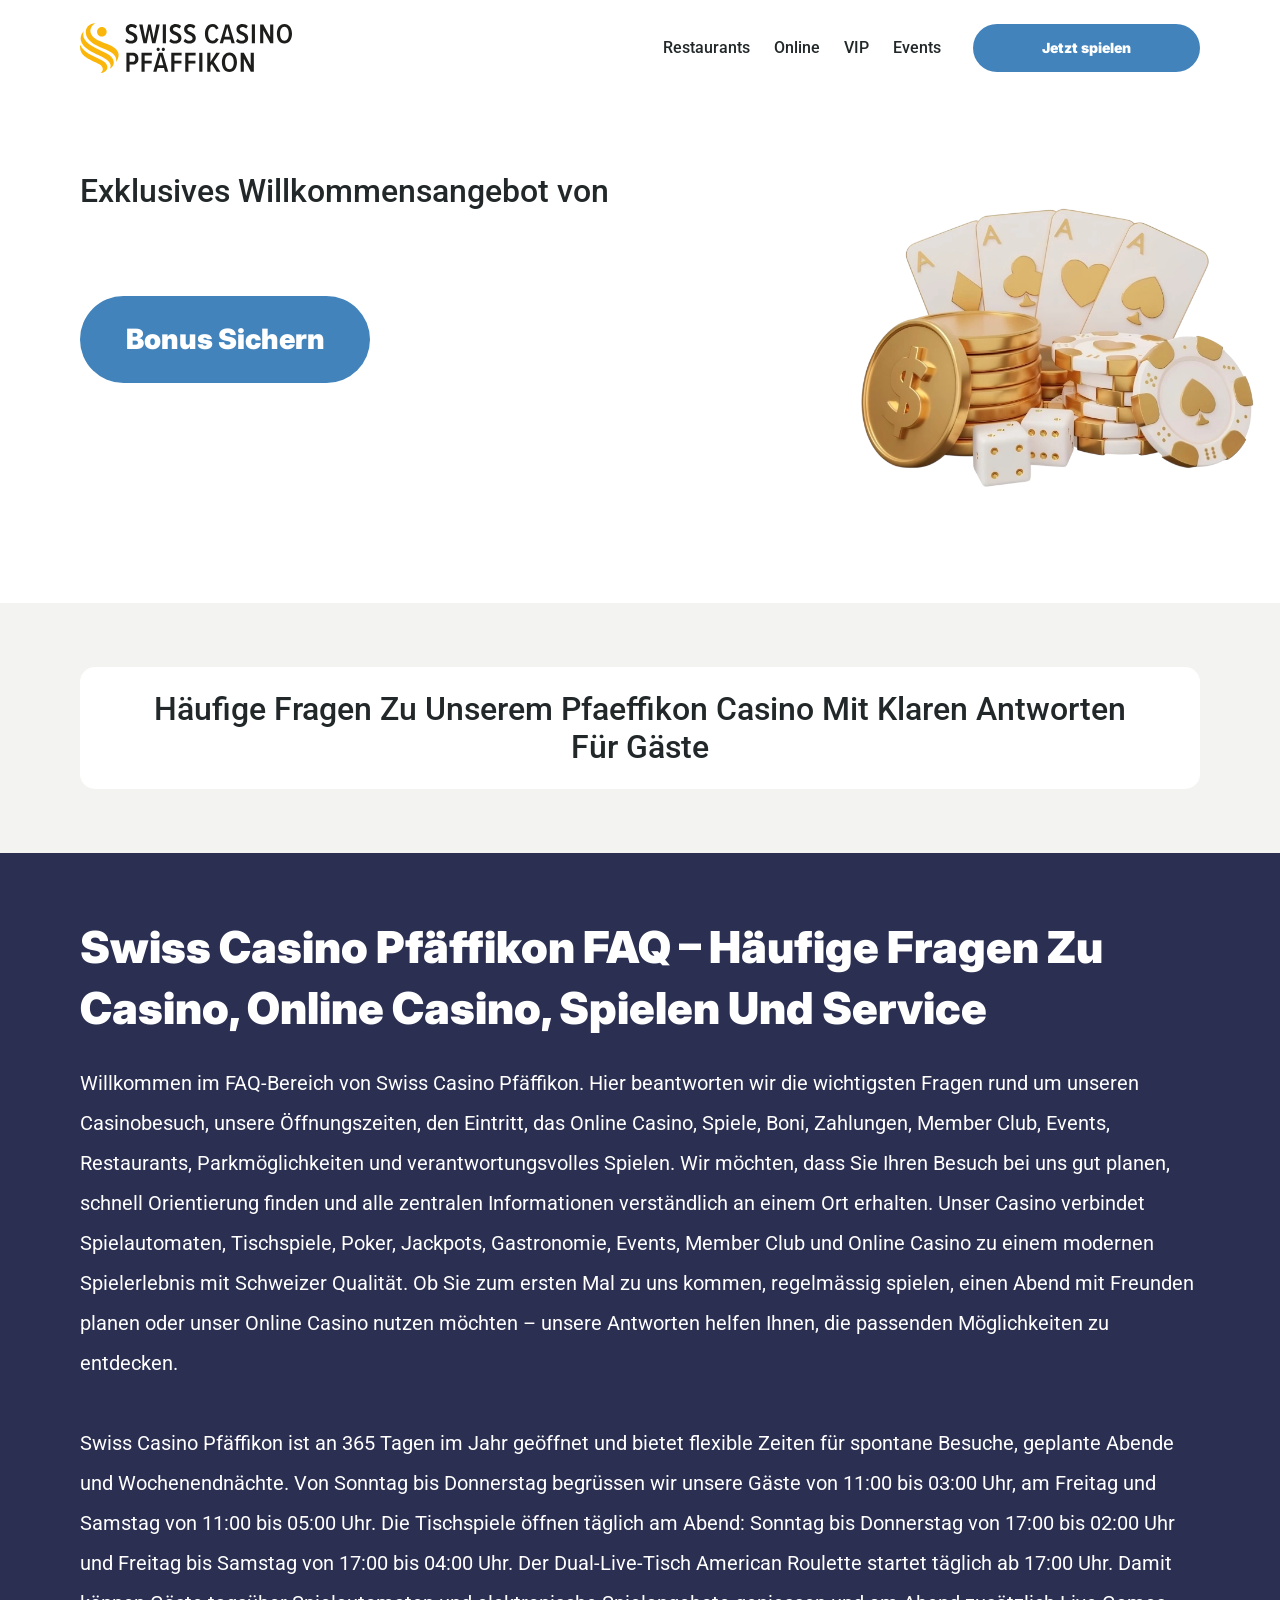
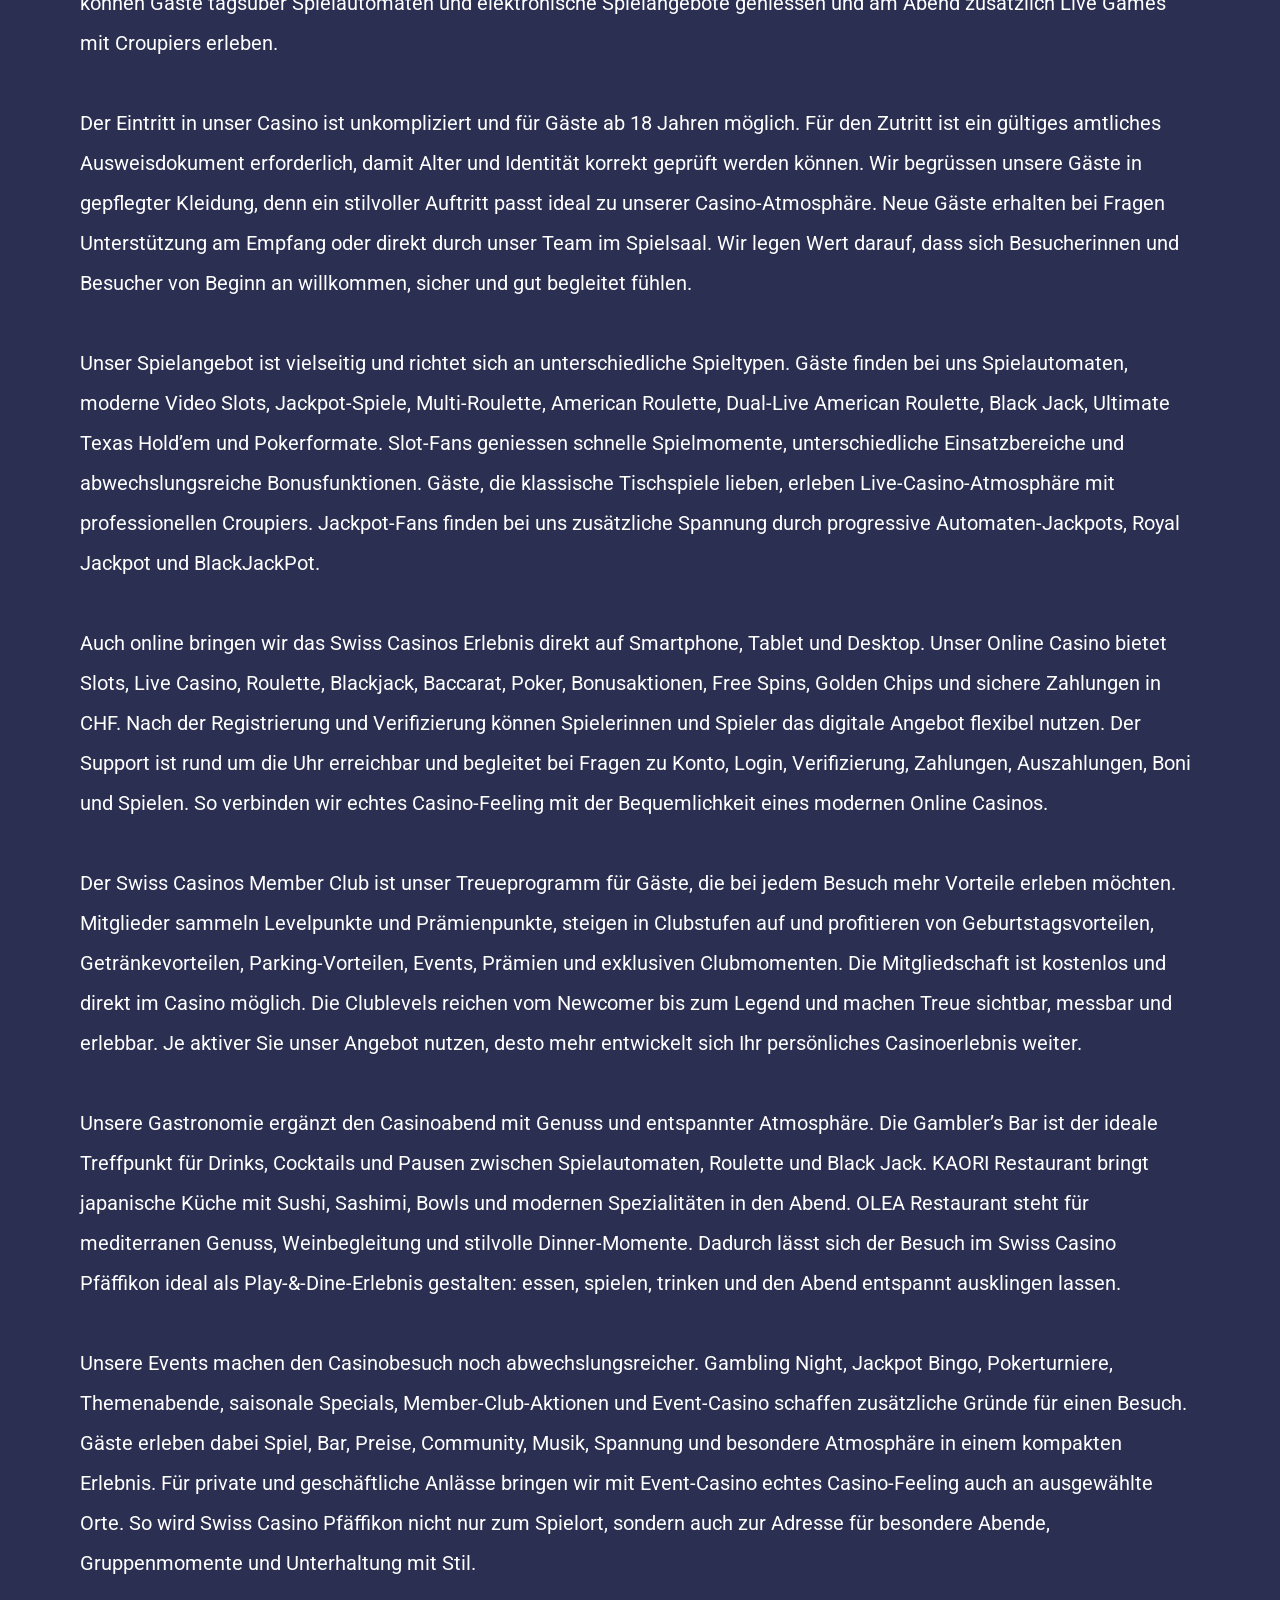
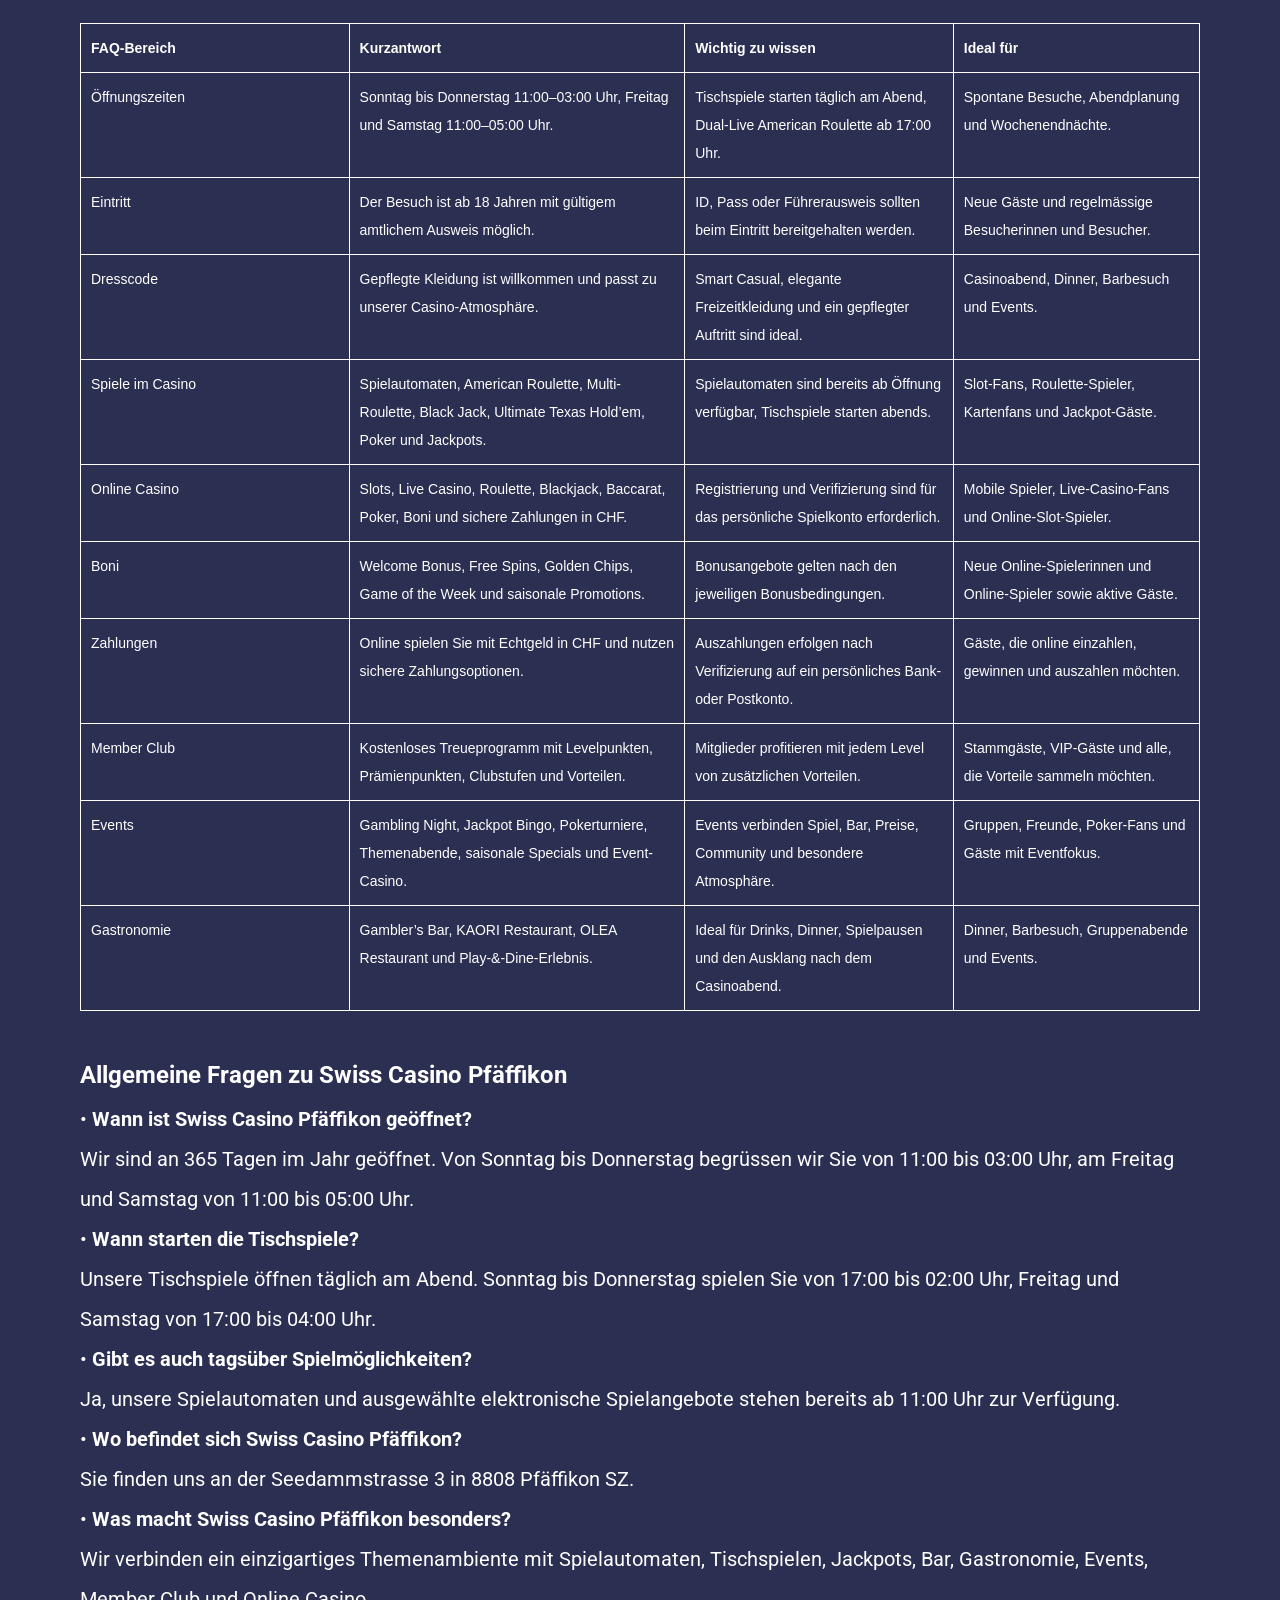
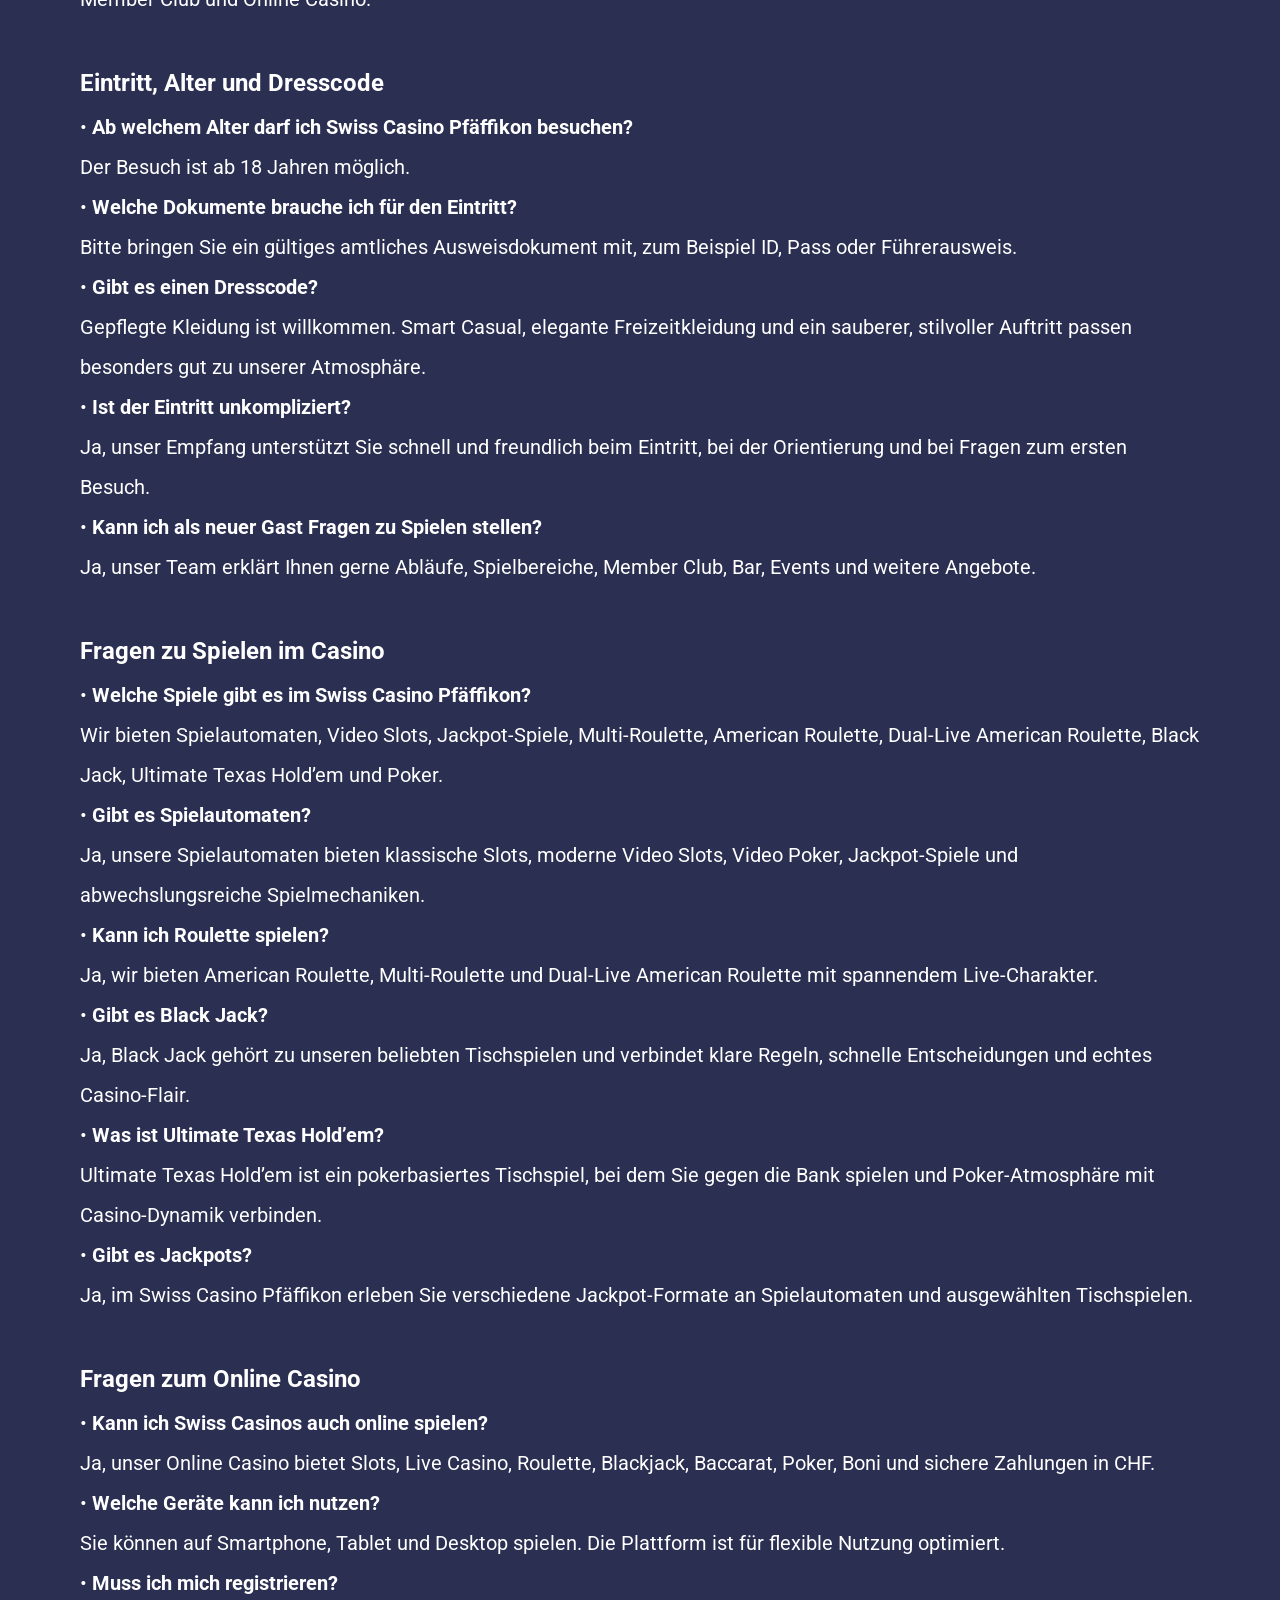
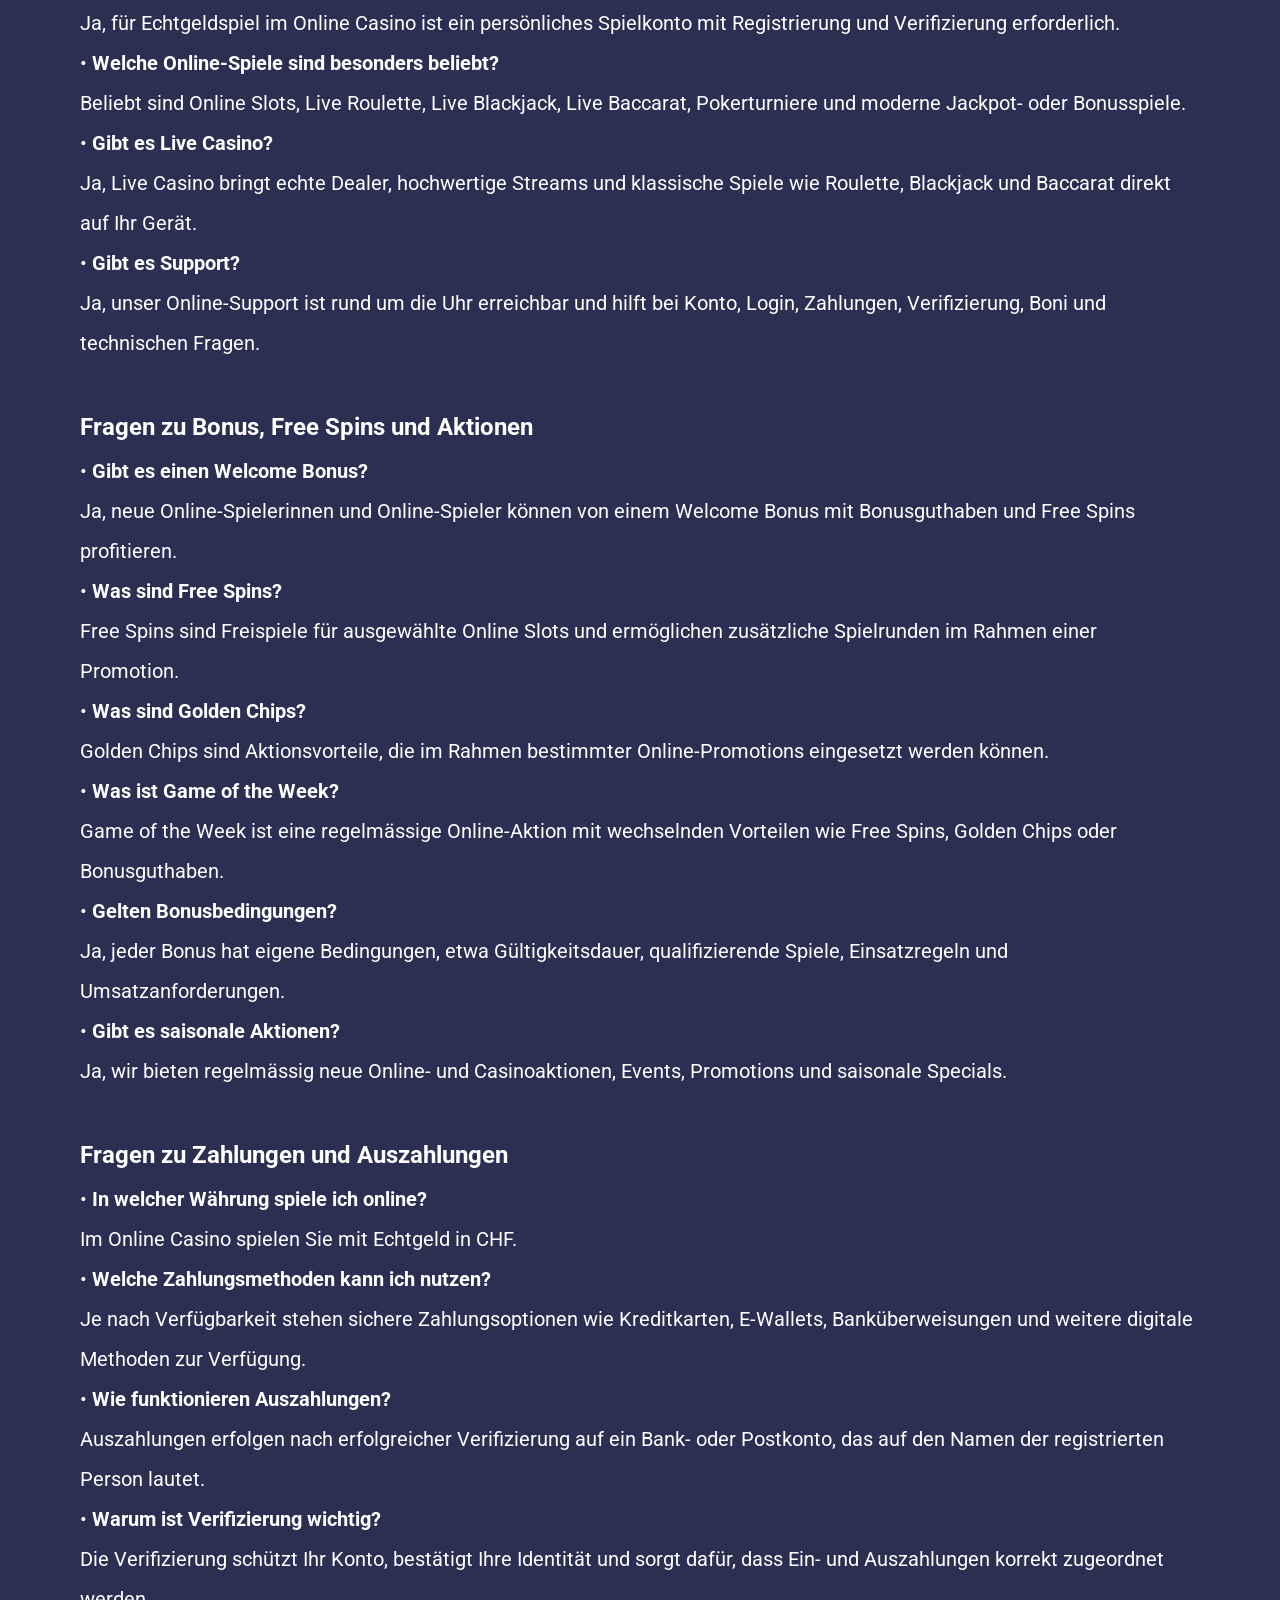
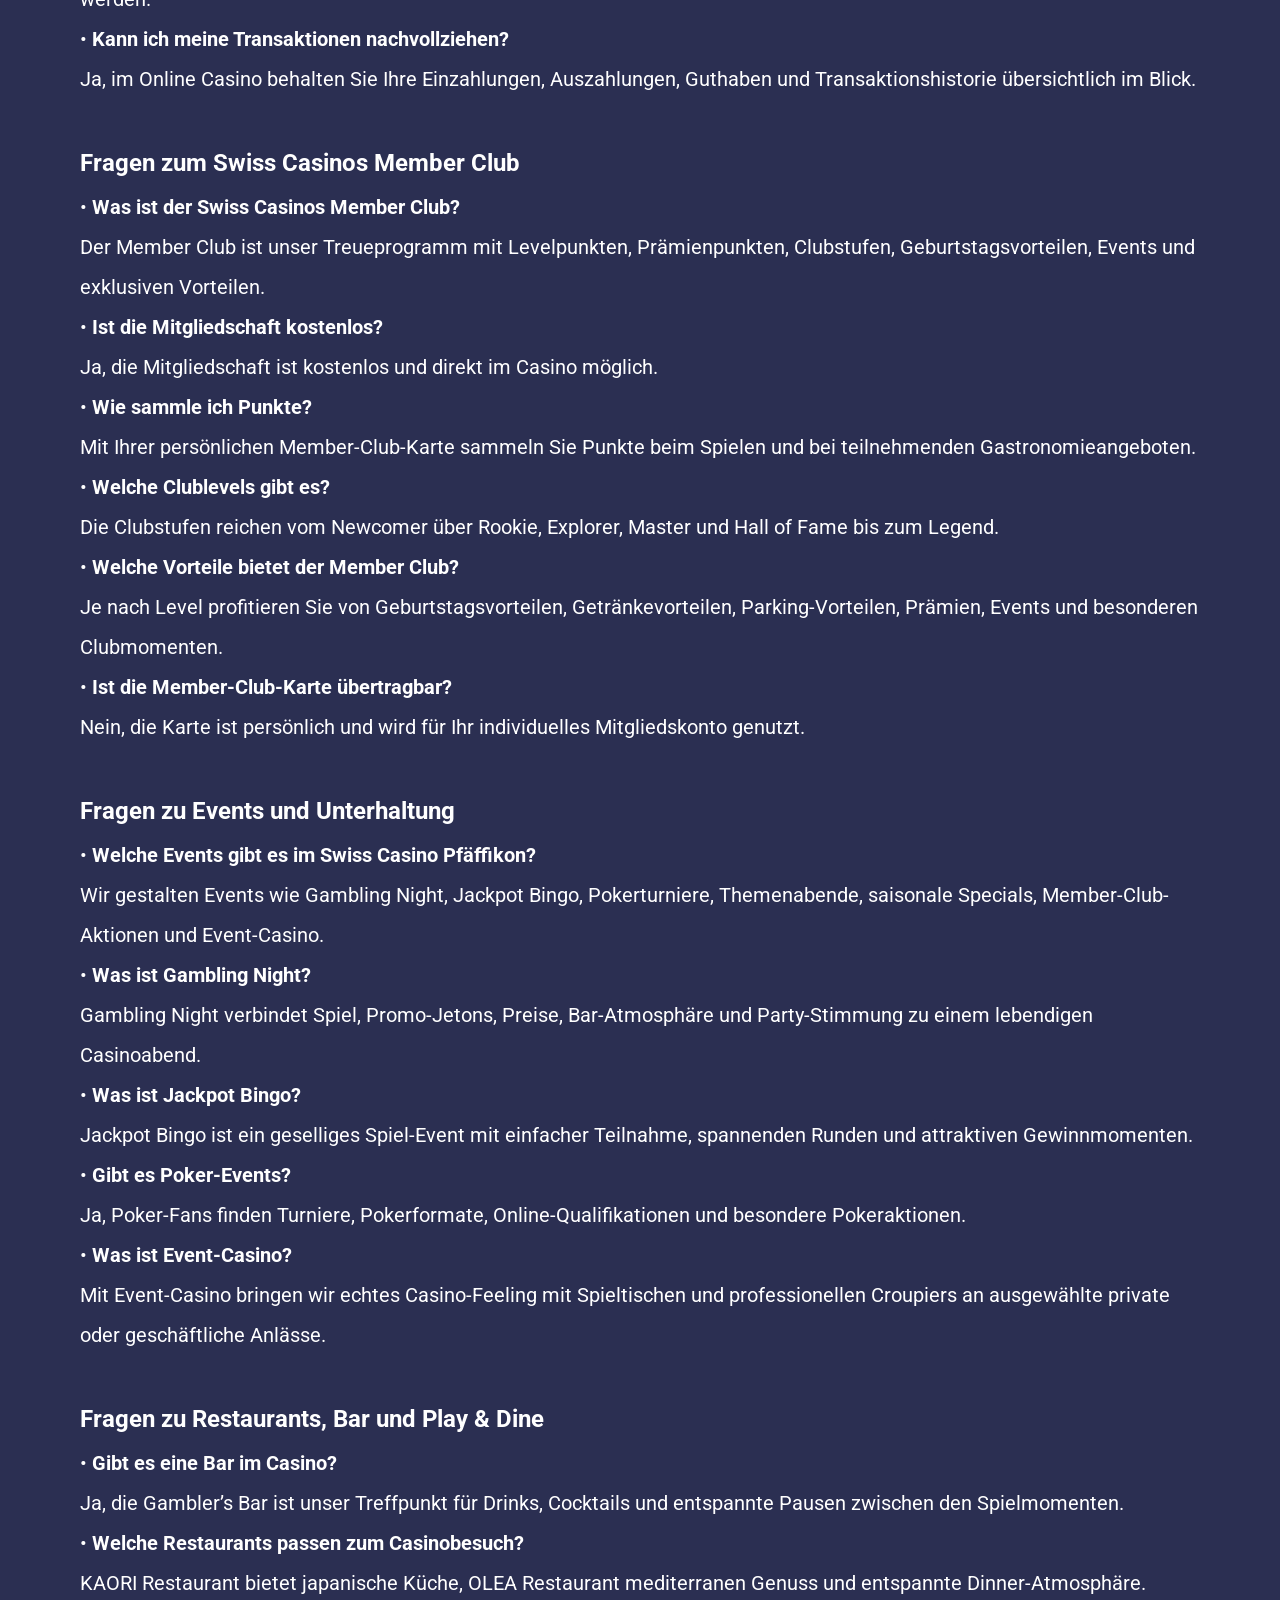
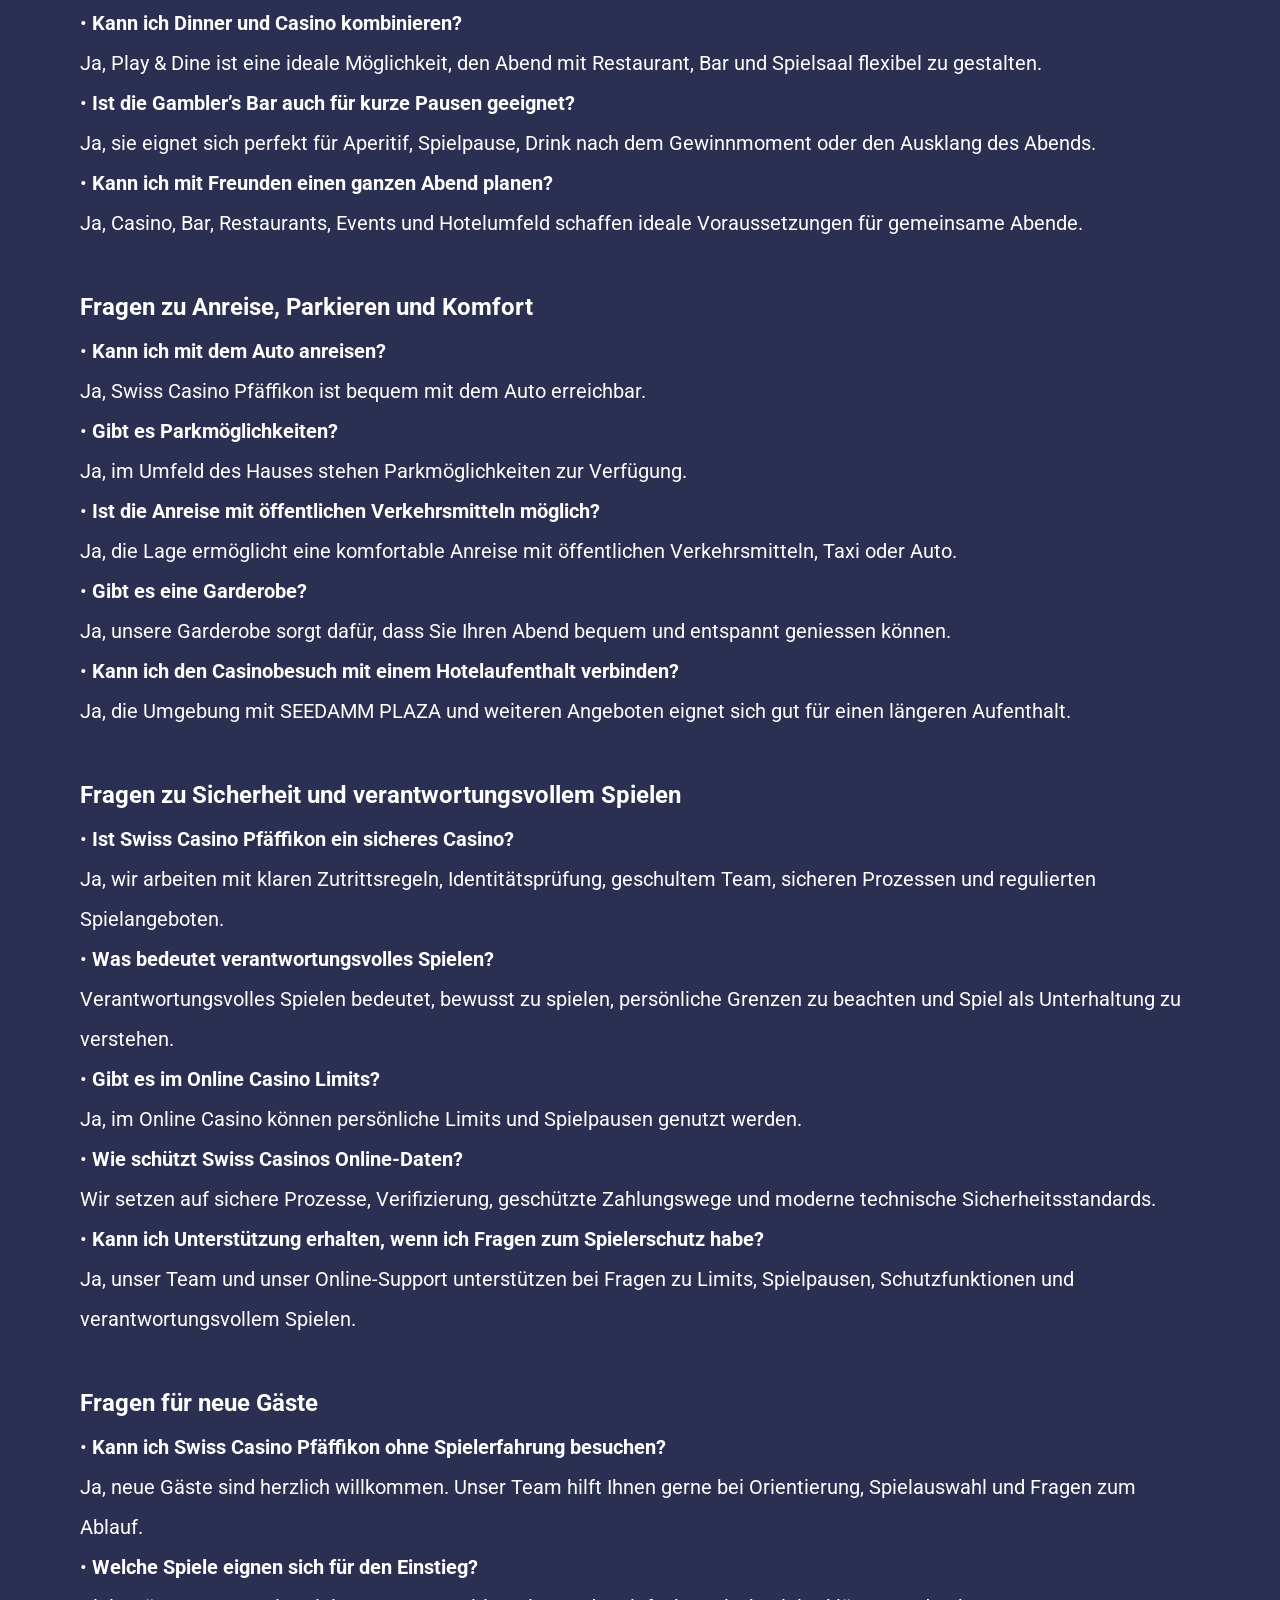
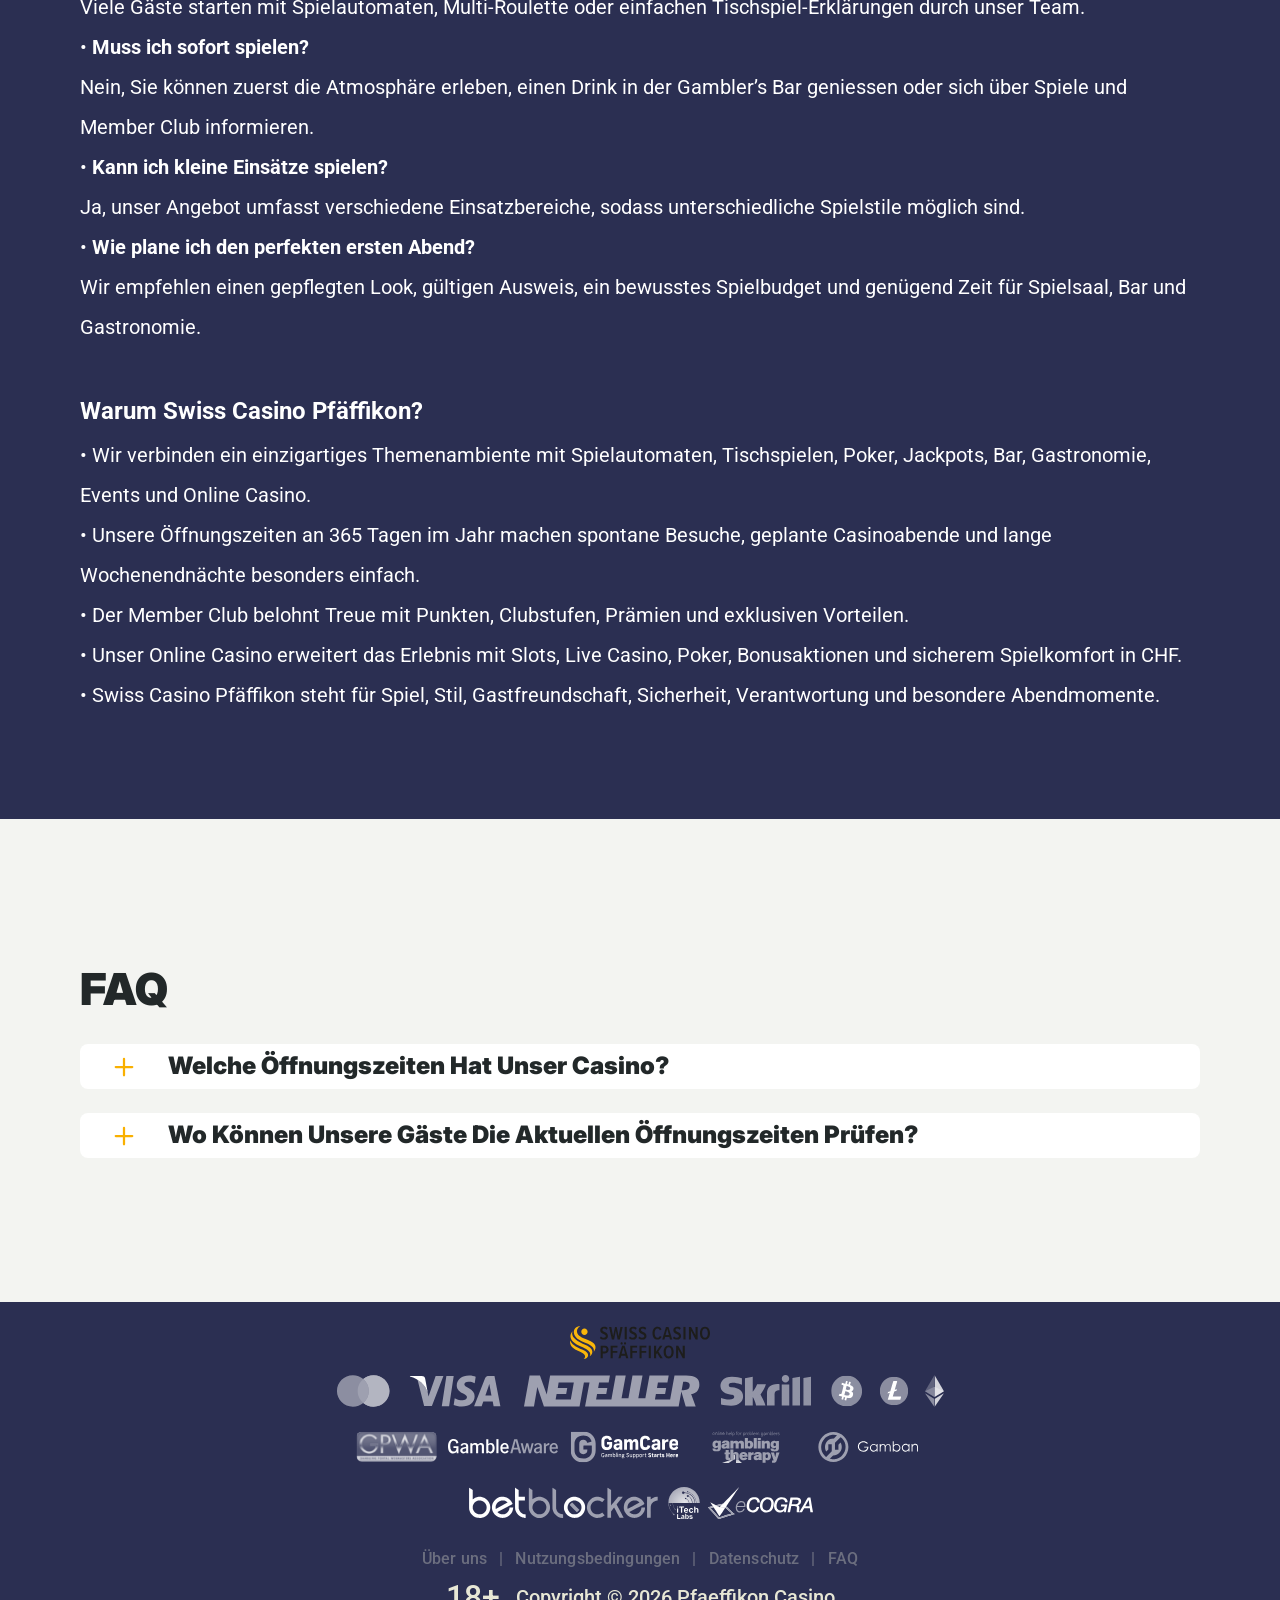
<file: faq.html>
<!DOCTYPE html>
<html lang="de-CH">

<head>
    <meta charset="utf-8">

    <script src="./common.js"></script>
    <script src="./pages.js"></script>

    <link rel="manifest" href="./manifest.json">

    <link rel="preconnect" href="https://fonts.googleapis.com" />
    <link rel="preconnect" href="https://fonts.gstatic.com" crossorigin />
    <!-- Google Fonts -->
    <link
            href="https://fonts.googleapis.com/css2?family=Inter:wght@300;400;500;600;700&display=swap"
            rel="stylesheet"
    />

    <!-- Google Fonts -->
    <link
            href="https://fonts.googleapis.com/css2?family=Roboto:wght@300;400;500;600;700&display=swap"
            rel="stylesheet"
    />

    <meta name="viewport" content="width=device-width, initial-scale=1, minimum-scale=1, maximum-scale=2">
    <link rel="preload" as="image" href="_assets/images/1781868984-logo-1.svg" fetchpriority="high">
    <link rel="stylesheet" href="./normalize.css">
    <link rel="stylesheet" href="./index.css">
    <meta name="theme-color" content="">
    <title>FAQ | Pfaeffikon Casino</title>
    <meta name="description"
          content="Finden Sie Antworten auf häufige Fragen zu unserem Pfaeffikon Casino mit klaren und geprüften Informationen.">
    <link rel="canonical" href="https://pfaeffikon-casino.com/faq">
    <meta property="og:title" content="FAQ | Pfaeffikon Casino">
    <meta property="og:description"
          content="Finden Sie Antworten auf häufige Fragen zu unserem Pfaeffikon Casino mit klaren und geprüften Informationen.">
    <meta property="og:url" content="https://pfaeffikon-casino.com/faq">
    <meta property="og:site_name" content="FAQ | Pfaeffikon Casino">
    <meta property="og:locale" content="de-CH">
    <meta property="og:image" content="_assets/images/1781868915-main.webp">
    <meta property="og:image:width" content="1200">
    <meta property="og:image:height" content="630">
    <meta property="og:type" content="website">
    <meta name="twitter:card" content="summary_large_image">
    <meta name="twitter:site" content="pfaeffikon-casino.com/faq">
    <meta name="twitter:title" content="FAQ | Pfaeffikon Casino">
    <meta name="twitter:description"
          content="Finden Sie Antworten auf häufige Fragen zu unserem Pfaeffikon Casino mit klaren und geprüften Informationen.">
    <meta name="twitter:image" content="_assets/images/1781868915-main.webp">
    <meta name="twitter:image:width" content="1200">
    <meta name="twitter:image:height" content="630">
    <link rel="icon" href="_assets/images/1781868918-favicon.svg" type="image/x-icon" sizes="16x16">
    <meta name="language" content="de-CH">
    <link rel="apple-touch-icon" href="_assets/images/1781868887-favicon.svg" sizes="96x96">
    <link rel="icon" href="_assets/images/1781868887-favicon.svg" type="image/webp" sizes="192x192">

    <link rel="preload" href="_assets/images/1781868945-main.webp" as="image" fetchpriority="high">

</head>

<body>
<svg
        style="display: none"
        xmlns="http://www.w3.org/2000/svg"
        width="1em"
        height="1em"
        viewBox="0 0 256 256"
>
    <symbol id="minus-icon" viewBox="0 0 256 256">
        <path
                fill="#F9B000"
                d="M228 128a12 12 0 0 1-12 12H40a12 12 0 0 1 0-24h176a12 12 0 0 1 12 12"
        />
    </symbol>
</svg>

<svg
        style="display: none"
        xmlns="http://www.w3.org/2000/svg"
        width="1em"
        height="1em"
        viewBox="0 0 32 32"
>
    <symbol id="globe-icon" viewBox="0 0 32 32">
        <path
                fill="#4283BC"
                d="M32.032 16c0-8.501-6.677-15.472-15.072-15.969-0.173-0.019-0.346-0.032-0.523-0.032-0.052 0-0.104 0.005-0.156 0.007-0.093-0.002-0.186-0.007-0.281-0.007-8.84 0-16.032 7.178-16.032 16.001s7.192 16.001 16.032 16.001c0.094 0 0.188-0.006 0.281-0.008 0.052 0.002 0.104 0.008 0.156 0.008 0.176 0 0.349-0.012 0.523-0.032 8.395-0.497 15.072-7.468 15.072-15.969zM29.049 21.151c-0.551-0.16-1.935-0.507-4.377-0.794 0.202-1.381 0.313-2.84 0.313-4.357 0-1.196-0.069-2.354-0.197-3.469 3.094-0.37 4.45-0.835 4.54-0.867l-0.372-1.050c0.695 1.659 1.080 3.478 1.080 5.386 0 1.818-0.352 3.555-0.987 5.151zM8.921 16c0-1.119 0.074-2.212 0.21-3.263 1.621 0.127 3.561 0.222 5.839 0.243v6.939c-2.219 0.021-4.114 0.111-5.709 0.234-0.22-1.319-0.34-2.715-0.34-4.154zM16.967 2.132c2.452 0.711 4.552 4.115 5.492 8.628-1.512 0.12-3.332 0.209-5.492 0.229v-8.857zM14.971 2.156v8.832c-2.136-0.021-3.965-0.109-5.502-0.226 0.96-4.457 3.076-7.836 5.502-8.606zM14.971 21.913l0 7.929c-2.263-0.718-4.256-3.705-5.293-7.719 1.492-0.11 3.253-0.189 5.292-0.21zM16.967 29.868l-0-7.955c2.061 0.020 3.814 0.102 5.288 0.217-1.019 4.067-3 7.076-5.288 7.738zM16.967 19.92l0-6.939c2.291-0.021 4.218-0.118 5.818-0.25 0.131 1.053 0.203 2.147 0.203 3.268 0 1.442-0.116 2.84-0.329 4.16-1.575-0.128-3.462-0.219-5.692-0.24zM28.588 9.81c-0.302 0.094-1.564 0.453-4.094 0.751-0.564-2.998-1.584-5.561-2.91-7.412 3.048 1.325 5.535 3.697 7.005 6.661zM11.213 2.831c-1.632 1.873-2.963 4.568-3.691 7.754-2.265-0.245-3.623-0.534-4.166-0.665 1.585-3.27 4.407-5.836 7.856-7.088zM2.614 11.787c0.385 0.104 1.841 0.467 4.549 0.766-0.155 1.107-0.24 2.26-0.24 3.447 0 1.509 0.136 2.96 0.383 4.334-2.325 0.251-3.755 0.552-4.396 0.706-0.607-1.566-0.944-3.264-0.944-5.041 0-1.467 0.228-2.883 0.649-4.213zM3.784 22.886c0.727-0.154 2.029-0.39 3.956-0.591 0.759 2.803 1.993 5.175 3.473 6.874-3.16-1.148-5.79-3.398-7.429-6.282v0zM21.583 28.849c1.195-1.665 2.14-3.907 2.728-6.525 1.982 0.227 3.226 0.494 3.853 0.652-1.5 2.596-3.808 4.669-6.581 5.873z">
        </path>
    </symbol>
</svg>

<svg width="32" height="31" viewBox="0 0 32 31" fill="none" xmlns="http://www.w3.org/2000/svg">
    <symbol id="star-icon" viewBox="0 0 32 31">
        <path d="M10.0431 24.5932L15.8898 21.0667L21.7365 24.6396L20.2052 17.9577L25.3559 13.5031L18.5811 12.8999L15.8898 6.58913L13.1985 12.8535L6.42371 13.4567L11.5744 17.9577L10.0431 24.5932ZM15.8898 25.4285L8.187 30.0687C7.84672 30.2853 7.49096 30.3781 7.11975 30.3471C6.74853 30.3162 6.42371 30.1925 6.1453 29.9759C5.86688 29.7594 5.65034 29.489 5.49566 29.1648C5.34099 28.8406 5.31005 28.4768 5.40286 28.0734L7.44456 19.3034L0.623417 13.4103C0.314068 13.1319 0.121034 12.8145 0.0443157 12.4581C-0.0324028 12.1017 -0.00951111 11.754 0.112991 11.415C0.235493 11.0759 0.421103 10.7975 0.669819 10.5797C0.918536 10.362 1.25882 10.2227 1.69067 10.1621L10.6927 9.37327L14.1729 1.11366C14.3276 0.742438 14.5676 0.464023 14.8931 0.278414C15.2185 0.0928044 15.5507 0 15.8898 0C16.2288 0 16.5611 0.0928044 16.8865 0.278414C17.2119 0.464023 17.452 0.742438 17.6067 1.11366L21.0869 9.37327L30.0889 10.1621C30.522 10.224 30.8623 10.3632 31.1098 10.5797C31.3572 10.7963 31.5428 11.0747 31.6666 11.415C31.7903 11.7553 31.8138 12.1036 31.7371 12.46C31.6604 12.8163 31.4667 13.1331 31.1562 13.4103L24.335 19.3034L26.3767 28.0734C26.4695 28.4756 26.4386 28.8394 26.2839 29.1648C26.1292 29.4902 25.9127 29.7606 25.6343 29.9759C25.3559 30.1912 25.0311 30.315 24.6598 30.3471C24.2886 30.3793 23.9329 30.2865 23.5926 30.0687L15.8898 25.4285Z" fill="#F9B000"/>
    </symbol>
</svg>

<svg
        xmlns="http://www.w3.org/2000/svg"
        width="1em"
        height="1em"
        viewBox="0 0 256 256"
>
    <symbol id="plus-icon" viewBox="0 0 256 256">
        <path
                fill="#F9B000"
                d="M228 128a12 12 0 0 1-12 12h-76v76a12 12 0 0 1-24 0v-76H40a12 12 0 0 1 0-24h76V40a12 12 0 0 1 24 0v76h76a12 12 0 0 1 12 12"
        />
    </symbol>
</svg>

<svg
        width="33"
        height="32"
        viewBox="0 0 33 32"
        fill="none"
        xmlns="http://www.w3.org/2000/svg"
>
    <symbol id="play-icon" viewBox="0 0 33 32">
        <path
                d="M16.8334 0.0786133C7.9606 0.0786133 0.767578 7.20678 0.767578 15.9998C0.767578 24.7929 7.9606 31.921 16.8334 31.921C25.7061 31.921 32.8992 24.7929 32.8992 15.9998C32.8992 7.20678 25.7061 0.0786133 16.8334 0.0786133ZM22.3861 16.8438L14.3532 21.8192C14.1907 21.9197 14.0059 21.9703 13.821 21.9703C13.6536 21.9703 13.4859 21.929 13.3342 21.8454C13.015 21.67 12.8169 21.3372 12.8169 20.9752V11.0244C12.8169 10.6625 13.015 10.3296 13.3342 10.1543C13.6533 9.97788 14.0436 9.98857 14.3532 10.1805L22.3861 15.1559C22.6796 15.3381 22.858 15.6568 22.858 15.9998C22.858 16.3428 22.6796 16.6616 22.3861 16.8438Z"
                fill="#4283BC"
        />
    </symbol>
</svg>

<svg
        width="20"
        height="20"
        viewBox="0 0 20 20"
        fill="none"
        xmlns="http://www.w3.org/2000/svg"
>
    <symbol id="information-outline" viewBox="0 0 20 20">
        <path
                d="M9 7H11V5H9V7ZM10 18C5.59 18 2 14.41 2 10C2 5.59 5.59 2 10 2C14.41 2 18 5.59 18 10C18 14.41 14.41 18 10 18ZM10 0C8.68678 0 7.38642 0.258658 6.17317 0.761205C4.95991 1.26375 3.85752 2.00035 2.92893 2.92893C1.05357 4.8043 0 7.34784 0 10C0 12.6522 1.05357 15.1957 2.92893 17.0711C3.85752 17.9997 4.95991 18.7362 6.17317 19.2388C7.38642 19.7413 8.68678 20 10 20C12.6522 20 15.1957 18.9464 17.0711 17.0711C18.9464 15.1957 20 12.6522 20 10C20 8.68678 19.7413 7.38642 19.2388 6.17317C18.7362 4.95991 17.9997 3.85752 17.0711 2.92893C16.1425 2.00035 15.0401 1.26375 13.8268 0.761205C12.6136 0.258658 11.3132 0 10 0ZM9 15H11V9H9V15Z"
                fill="#222829"
        />
    </symbol>
</svg>

<div class="wrapper">
    <header class="header" id="top">
        <div class="headerBlock">
            <div class="headerLogoContainer"><a href="/" aria-label="Main page"><img class="header__logo logo"
                                                                                                     src="_assets/images/1781868984-logo-1.svg" alt="Pfaeffikon Casino" /></a></div>

            <div class="navBlockMain">

                <!-- Main Navigation -->
                <nav>
                    <button class="hamburger" aria-label="Toggle navigation menu">
                        <span></span>
                    </button>

                    <ul class="nav__list nav__list--header">

                        <li><a href="index">index</a></li>
                        <li><a href="restaurants">Restaurants</a></li>
                        <li><a href="online">Online</a></li>
                        <li><a href="vip">VIP</a></li>
                        <li><a href="events">Events</a></li>
                        <li><a href="uberuns">Über uns</a></li>
                        <li><a href="nutzungsbedingungen">Nutzungsbedingungen</a></li>
                        <li><a href="datenschutz">Datenschutz</a></li>
                        <li><a href="faq">FAQ</a></li>

                    </ul>
                </nav>
                <!-- CTA buttons -->
                <div class="btn__list">

                    <div class="nav__item nav__itemLarge">
                        <a
                                class="nav__link nav__linkLarge"
                                target="_blank"
                                href="casino.html?id=example-offer-id"
                                aria-label="Jetzt spielen"
                                id="navPlayNow"
                        >
                            Jetzt spielen
                        </a>
                    </div>
                </div>
            </div>
        </div>
    </header>
    <main class="main">
        <section class="heroContainer">
            <div class="hero">
                <div class="heroBlock block">
                    <div class="heroGroup">
                        <div class="heroTextGroup">
                            <p class="heroText heroTextDesktop">Exklusives Willkommensangebot von</p>
                            <p class="heroText heroTextMobile">Exklusives Willkommensangebot von</p>
                            <p class="heroText heroTextBonus" id="bonusText"></p>
                        </div><a target="_blank" class="heroLink" id="bonusLink" href="/" aria-label="Spiel starten"><span
                            class="heroButton btn btn--large">Bonus sichern</span></a>
                    </div>
                </div>
            </div>
            <div class="heroUnder">
                <h1 class="heroText heroMainTitle">Häufige Fragen zu unserem Pfaeffikon Casino mit klaren Antworten für Gäste</h1>
            </div>
        </section>
        <div class="historyCircleContainer">
            <section class="history">
                <div class="container">
                    <div class="historyBlock block">
                        <h2 class="historyTitle title">Swiss Casino Pfäffikon FAQ – Häufige Fragen zu Casino, Online Casino, Spielen und Service</h2>
                        <div class="historyDescription">

<p>
Willkommen im FAQ-Bereich von Swiss Casino Pfäffikon. Hier beantworten wir die wichtigsten Fragen rund um unseren Casinobesuch, unsere Öffnungszeiten, den Eintritt, das Online Casino, Spiele, Boni, Zahlungen, Member Club, Events, Restaurants, Parkmöglichkeiten und verantwortungsvolles Spielen. Wir möchten, dass Sie Ihren Besuch bei uns gut planen, schnell Orientierung finden und alle zentralen Informationen verständlich an einem Ort erhalten. Unser Casino verbindet Spielautomaten, Tischspiele, Poker, Jackpots, Gastronomie, Events, Member Club und Online Casino zu einem modernen Spielerlebnis mit Schweizer Qualität. Ob Sie zum ersten Mal zu uns kommen, regelmässig spielen, einen Abend mit Freunden planen oder unser Online Casino nutzen möchten – unsere Antworten helfen Ihnen, die passenden Möglichkeiten zu entdecken.
</p>
<br>

<p>
Swiss Casino Pfäffikon ist an 365 Tagen im Jahr geöffnet und bietet flexible Zeiten für spontane Besuche, geplante Abende und Wochenendnächte. Von Sonntag bis Donnerstag begrüssen wir unsere Gäste von 11:00 bis 03:00 Uhr, am Freitag und Samstag von 11:00 bis 05:00 Uhr. Die Tischspiele öffnen täglich am Abend: Sonntag bis Donnerstag von 17:00 bis 02:00 Uhr und Freitag bis Samstag von 17:00 bis 04:00 Uhr. Der Dual-Live-Tisch American Roulette startet täglich ab 17:00 Uhr. Damit können Gäste tagsüber Spielautomaten und elektronische Spielangebote geniessen und am Abend zusätzlich Live Games mit Croupiers erleben.
</p>
<br>

<p>
Der Eintritt in unser Casino ist unkompliziert und für Gäste ab 18 Jahren möglich. Für den Zutritt ist ein gültiges amtliches Ausweisdokument erforderlich, damit Alter und Identität korrekt geprüft werden können. Wir begrüssen unsere Gäste in gepflegter Kleidung, denn ein stilvoller Auftritt passt ideal zu unserer Casino-Atmosphäre. Neue Gäste erhalten bei Fragen Unterstützung am Empfang oder direkt durch unser Team im Spielsaal. Wir legen Wert darauf, dass sich Besucherinnen und Besucher von Beginn an willkommen, sicher und gut begleitet fühlen.
</p>
<br>

<p>
Unser Spielangebot ist vielseitig und richtet sich an unterschiedliche Spieltypen. Gäste finden bei uns Spielautomaten, moderne Video Slots, Jackpot-Spiele, Multi-Roulette, American Roulette, Dual-Live American Roulette, Black Jack, Ultimate Texas Hold’em und Pokerformate. Slot-Fans geniessen schnelle Spielmomente, unterschiedliche Einsatzbereiche und abwechslungsreiche Bonusfunktionen. Gäste, die klassische Tischspiele lieben, erleben Live-Casino-Atmosphäre mit professionellen Croupiers. Jackpot-Fans finden bei uns zusätzliche Spannung durch progressive Automaten-Jackpots, Royal Jackpot und BlackJackPot.
</p>
<br>

<p>
Auch online bringen wir das Swiss Casinos Erlebnis direkt auf Smartphone, Tablet und Desktop. Unser Online Casino bietet Slots, Live Casino, Roulette, Blackjack, Baccarat, Poker, Bonusaktionen, Free Spins, Golden Chips und sichere Zahlungen in CHF. Nach der Registrierung und Verifizierung können Spielerinnen und Spieler das digitale Angebot flexibel nutzen. Der Support ist rund um die Uhr erreichbar und begleitet bei Fragen zu Konto, Login, Verifizierung, Zahlungen, Auszahlungen, Boni und Spielen. So verbinden wir echtes Casino-Feeling mit der Bequemlichkeit eines modernen Online Casinos.
</p>
<br>

<p>
Der Swiss Casinos Member Club ist unser Treueprogramm für Gäste, die bei jedem Besuch mehr Vorteile erleben möchten. Mitglieder sammeln Levelpunkte und Prämienpunkte, steigen in Clubstufen auf und profitieren von Geburtstagsvorteilen, Getränkevorteilen, Parking-Vorteilen, Events, Prämien und exklusiven Clubmomenten. Die Mitgliedschaft ist kostenlos und direkt im Casino möglich. Die Clublevels reichen vom Newcomer bis zum Legend und machen Treue sichtbar, messbar und erlebbar. Je aktiver Sie unser Angebot nutzen, desto mehr entwickelt sich Ihr persönliches Casinoerlebnis weiter.
</p>
<br>

<p>
Unsere Gastronomie ergänzt den Casinoabend mit Genuss und entspannter Atmosphäre. Die Gambler’s Bar ist der ideale Treffpunkt für Drinks, Cocktails und Pausen zwischen Spielautomaten, Roulette und Black Jack. KAORI Restaurant bringt japanische Küche mit Sushi, Sashimi, Bowls und modernen Spezialitäten in den Abend. OLEA Restaurant steht für mediterranen Genuss, Weinbegleitung und stilvolle Dinner-Momente. Dadurch lässt sich der Besuch im Swiss Casino Pfäffikon ideal als Play-&-Dine-Erlebnis gestalten: essen, spielen, trinken und den Abend entspannt ausklingen lassen.
</p>
<br>

<p>
Unsere Events machen den Casinobesuch noch abwechslungsreicher. Gambling Night, Jackpot Bingo, Pokerturniere, Themenabende, saisonale Specials, Member-Club-Aktionen und Event-Casino schaffen zusätzliche Gründe für einen Besuch. Gäste erleben dabei Spiel, Bar, Preise, Community, Musik, Spannung und besondere Atmosphäre in einem kompakten Erlebnis. Für private und geschäftliche Anlässe bringen wir mit Event-Casino echtes Casino-Feeling auch an ausgewählte Orte. So wird Swiss Casino Pfäffikon nicht nur zum Spielort, sondern auch zur Adresse für besondere Abende, Gruppenmomente und Unterhaltung mit Stil.
</p>
<br>

<div style="width:100%; max-width:100%; overflow:hidden;">
  <table style="width:100%; max-width:100%; border-collapse:collapse; table-layout:fixed; font-family:Arial, sans-serif; font-size:clamp(9px, 2.2vw, 14px); color:#ffffff; background:transparent;">
    
    <tr>
      <th style="width:24%; border:1px solid #ffffff; padding:clamp(5px, 1.5vw, 10px); text-align:left; vertical-align:top; color:#ffffff; background:transparent; word-break:break-word;">
        FAQ-Bereich
      </th>
      <th style="width:30%; border:1px solid #ffffff; padding:clamp(5px, 1.5vw, 10px); text-align:left; vertical-align:top; color:#ffffff; background:transparent; word-break:break-word;">
        Kurzantwort
      </th>
      <th style="width:24%; border:1px solid #ffffff; padding:clamp(5px, 1.5vw, 10px); text-align:left; vertical-align:top; color:#ffffff; background:transparent; word-break:break-word;">
        Wichtig zu wissen
      </th>
      <th style="width:22%; border:1px solid #ffffff; padding:clamp(5px, 1.5vw, 10px); text-align:left; vertical-align:top; color:#ffffff; background:transparent; word-break:break-word;">
        Ideal für
      </th>
    </tr>

    <tr>
      <td style="border:1px solid #ffffff; padding:clamp(5px, 1.5vw, 10px); vertical-align:top; color:#ffffff; background:transparent; word-break:break-word;">
        Öffnungszeiten
      </td>
      <td style="border:1px solid #ffffff; padding:clamp(5px, 1.5vw, 10px); vertical-align:top; color:#ffffff; background:transparent; word-break:break-word;">
        Sonntag bis Donnerstag 11:00–03:00 Uhr, Freitag und Samstag 11:00–05:00 Uhr.
      </td>
      <td style="border:1px solid #ffffff; padding:clamp(5px, 1.5vw, 10px); vertical-align:top; color:#ffffff; background:transparent; word-break:break-word;">
        Tischspiele starten täglich am Abend, Dual-Live American Roulette ab 17:00 Uhr.
      </td>
      <td style="border:1px solid #ffffff; padding:clamp(5px, 1.5vw, 10px); vertical-align:top; color:#ffffff; background:transparent; word-break:break-word;">
        Spontane Besuche, Abendplanung und Wochenendnächte.
      </td>
    </tr>

    <tr>
      <td style="border:1px solid #ffffff; padding:clamp(5px, 1.5vw, 10px); vertical-align:top; color:#ffffff; background:transparent; word-break:break-word;">
        Eintritt
      </td>
      <td style="border:1px solid #ffffff; padding:clamp(5px, 1.5vw, 10px); vertical-align:top; color:#ffffff; background:transparent; word-break:break-word;">
        Der Besuch ist ab 18 Jahren mit gültigem amtlichem Ausweis möglich.
      </td>
      <td style="border:1px solid #ffffff; padding:clamp(5px, 1.5vw, 10px); vertical-align:top; color:#ffffff; background:transparent; word-break:break-word;">
        ID, Pass oder Führerausweis sollten beim Eintritt bereitgehalten werden.
      </td>
      <td style="border:1px solid #ffffff; padding:clamp(5px, 1.5vw, 10px); vertical-align:top; color:#ffffff; background:transparent; word-break:break-word;">
        Neue Gäste und regelmässige Besucherinnen und Besucher.
      </td>
    </tr>

    <tr>
      <td style="border:1px solid #ffffff; padding:clamp(5px, 1.5vw, 10px); vertical-align:top; color:#ffffff; background:transparent; word-break:break-word;">
        Dresscode
      </td>
      <td style="border:1px solid #ffffff; padding:clamp(5px, 1.5vw, 10px); vertical-align:top; color:#ffffff; background:transparent; word-break:break-word;">
        Gepflegte Kleidung ist willkommen und passt zu unserer Casino-Atmosphäre.
      </td>
      <td style="border:1px solid #ffffff; padding:clamp(5px, 1.5vw, 10px); vertical-align:top; color:#ffffff; background:transparent; word-break:break-word;">
        Smart Casual, elegante Freizeitkleidung und ein gepflegter Auftritt sind ideal.
      </td>
      <td style="border:1px solid #ffffff; padding:clamp(5px, 1.5vw, 10px); vertical-align:top; color:#ffffff; background:transparent; word-break:break-word;">
        Casinoabend, Dinner, Barbesuch und Events.
      </td>
    </tr>

    <tr>
      <td style="border:1px solid #ffffff; padding:clamp(5px, 1.5vw, 10px); vertical-align:top; color:#ffffff; background:transparent; word-break:break-word;">
        Spiele im Casino
      </td>
      <td style="border:1px solid #ffffff; padding:clamp(5px, 1.5vw, 10px); vertical-align:top; color:#ffffff; background:transparent; word-break:break-word;">
        Spielautomaten, American Roulette, Multi-Roulette, Black Jack, Ultimate Texas Hold’em, Poker und Jackpots.
      </td>
      <td style="border:1px solid #ffffff; padding:clamp(5px, 1.5vw, 10px); vertical-align:top; color:#ffffff; background:transparent; word-break:break-word;">
        Spielautomaten sind bereits ab Öffnung verfügbar, Tischspiele starten abends.
      </td>
      <td style="border:1px solid #ffffff; padding:clamp(5px, 1.5vw, 10px); vertical-align:top; color:#ffffff; background:transparent; word-break:break-word;">
        Slot-Fans, Roulette-Spieler, Kartenfans und Jackpot-Gäste.
      </td>
    </tr>

    <tr>
      <td style="border:1px solid #ffffff; padding:clamp(5px, 1.5vw, 10px); vertical-align:top; color:#ffffff; background:transparent; word-break:break-word;">
        Online Casino
      </td>
      <td style="border:1px solid #ffffff; padding:clamp(5px, 1.5vw, 10px); vertical-align:top; color:#ffffff; background:transparent; word-break:break-word;">
        Slots, Live Casino, Roulette, Blackjack, Baccarat, Poker, Boni und sichere Zahlungen in CHF.
      </td>
      <td style="border:1px solid #ffffff; padding:clamp(5px, 1.5vw, 10px); vertical-align:top; color:#ffffff; background:transparent; word-break:break-word;">
        Registrierung und Verifizierung sind für das persönliche Spielkonto erforderlich.
      </td>
      <td style="border:1px solid #ffffff; padding:clamp(5px, 1.5vw, 10px); vertical-align:top; color:#ffffff; background:transparent; word-break:break-word;">
        Mobile Spieler, Live-Casino-Fans und Online-Slot-Spieler.
      </td>
    </tr>

    <tr>
      <td style="border:1px solid #ffffff; padding:clamp(5px, 1.5vw, 10px); vertical-align:top; color:#ffffff; background:transparent; word-break:break-word;">
        Boni
      </td>
      <td style="border:1px solid #ffffff; padding:clamp(5px, 1.5vw, 10px); vertical-align:top; color:#ffffff; background:transparent; word-break:break-word;">
        Welcome Bonus, Free Spins, Golden Chips, Game of the Week und saisonale Promotions.
      </td>
      <td style="border:1px solid #ffffff; padding:clamp(5px, 1.5vw, 10px); vertical-align:top; color:#ffffff; background:transparent; word-break:break-word;">
        Bonusangebote gelten nach den jeweiligen Bonusbedingungen.
      </td>
      <td style="border:1px solid #ffffff; padding:clamp(5px, 1.5vw, 10px); vertical-align:top; color:#ffffff; background:transparent; word-break:break-word;">
        Neue Online-Spielerinnen und Online-Spieler sowie aktive Gäste.
      </td>
    </tr>

    <tr>
      <td style="border:1px solid #ffffff; padding:clamp(5px, 1.5vw, 10px); vertical-align:top; color:#ffffff; background:transparent; word-break:break-word;">
        Zahlungen
      </td>
      <td style="border:1px solid #ffffff; padding:clamp(5px, 1.5vw, 10px); vertical-align:top; color:#ffffff; background:transparent; word-break:break-word;">
        Online spielen Sie mit Echtgeld in CHF und nutzen sichere Zahlungsoptionen.
      </td>
      <td style="border:1px solid #ffffff; padding:clamp(5px, 1.5vw, 10px); vertical-align:top; color:#ffffff; background:transparent; word-break:break-word;">
        Auszahlungen erfolgen nach Verifizierung auf ein persönliches Bank- oder Postkonto.
      </td>
      <td style="border:1px solid #ffffff; padding:clamp(5px, 1.5vw, 10px); vertical-align:top; color:#ffffff; background:transparent; word-break:break-word;">
        Gäste, die online einzahlen, gewinnen und auszahlen möchten.
      </td>
    </tr>

    <tr>
      <td style="border:1px solid #ffffff; padding:clamp(5px, 1.5vw, 10px); vertical-align:top; color:#ffffff; background:transparent; word-break:break-word;">
        Member Club
      </td>
      <td style="border:1px solid #ffffff; padding:clamp(5px, 1.5vw, 10px); vertical-align:top; color:#ffffff; background:transparent; word-break:break-word;">
        Kostenloses Treueprogramm mit Levelpunkten, Prämienpunkten, Clubstufen und Vorteilen.
      </td>
      <td style="border:1px solid #ffffff; padding:clamp(5px, 1.5vw, 10px); vertical-align:top; color:#ffffff; background:transparent; word-break:break-word;">
        Mitglieder profitieren mit jedem Level von zusätzlichen Vorteilen.
      </td>
      <td style="border:1px solid #ffffff; padding:clamp(5px, 1.5vw, 10px); vertical-align:top; color:#ffffff; background:transparent; word-break:break-word;">
        Stammgäste, VIP-Gäste und alle, die Vorteile sammeln möchten.
      </td>
    </tr>

    <tr>
      <td style="border:1px solid #ffffff; padding:clamp(5px, 1.5vw, 10px); vertical-align:top; color:#ffffff; background:transparent; word-break:break-word;">
        Events
      </td>
      <td style="border:1px solid #ffffff; padding:clamp(5px, 1.5vw, 10px); vertical-align:top; color:#ffffff; background:transparent; word-break:break-word;">
        Gambling Night, Jackpot Bingo, Pokerturniere, Themenabende, saisonale Specials und Event-Casino.
      </td>
      <td style="border:1px solid #ffffff; padding:clamp(5px, 1.5vw, 10px); vertical-align:top; color:#ffffff; background:transparent; word-break:break-word;">
        Events verbinden Spiel, Bar, Preise, Community und besondere Atmosphäre.
      </td>
      <td style="border:1px solid #ffffff; padding:clamp(5px, 1.5vw, 10px); vertical-align:top; color:#ffffff; background:transparent; word-break:break-word;">
        Gruppen, Freunde, Poker-Fans und Gäste mit Eventfokus.
      </td>
    </tr>

    <tr>
      <td style="border:1px solid #ffffff; padding:clamp(5px, 1.5vw, 10px); vertical-align:top; color:#ffffff; background:transparent; word-break:break-word;">
        Gastronomie
      </td>
      <td style="border:1px solid #ffffff; padding:clamp(5px, 1.5vw, 10px); vertical-align:top; color:#ffffff; background:transparent; word-break:break-word;">
        Gambler’s Bar, KAORI Restaurant, OLEA Restaurant und Play-&-Dine-Erlebnis.
      </td>
      <td style="border:1px solid #ffffff; padding:clamp(5px, 1.5vw, 10px); vertical-align:top; color:#ffffff; background:transparent; word-break:break-word;">
        Ideal für Drinks, Dinner, Spielpausen und den Ausklang nach dem Casinoabend.
      </td>
      <td style="border:1px solid #ffffff; padding:clamp(5px, 1.5vw, 10px); vertical-align:top; color:#ffffff; background:transparent; word-break:break-word;">
        Dinner, Barbesuch, Gruppenabende und Events.
      </td>
    </tr>

  </table>
</div>

<br>

<h3 style = "font-weight: bold; font-size: 24px;">
Allgemeine Fragen zu Swiss Casino Pfäffikon
</h3>
<ul>
  <li>• <strong>Wann ist Swiss Casino Pfäffikon geöffnet?</strong><br>Wir sind an 365 Tagen im Jahr geöffnet. Von Sonntag bis Donnerstag begrüssen wir Sie von 11:00 bis 03:00 Uhr, am Freitag und Samstag von 11:00 bis 05:00 Uhr.</li>
  <li>• <strong>Wann starten die Tischspiele?</strong><br>Unsere Tischspiele öffnen täglich am Abend. Sonntag bis Donnerstag spielen Sie von 17:00 bis 02:00 Uhr, Freitag und Samstag von 17:00 bis 04:00 Uhr.</li>
  <li>• <strong>Gibt es auch tagsüber Spielmöglichkeiten?</strong><br>Ja, unsere Spielautomaten und ausgewählte elektronische Spielangebote stehen bereits ab 11:00 Uhr zur Verfügung.</li>
  <li>• <strong>Wo befindet sich Swiss Casino Pfäffikon?</strong><br>Sie finden uns an der Seedammstrasse 3 in 8808 Pfäffikon SZ.</li>
  <li>• <strong>Was macht Swiss Casino Pfäffikon besonders?</strong><br>Wir verbinden ein einzigartiges Themenambiente mit Spielautomaten, Tischspielen, Jackpots, Bar, Gastronomie, Events, Member Club und Online Casino.</li>
</ul>
<br>

<h3 style = "font-weight: bold; font-size: 24px;">
Eintritt, Alter und Dresscode
</h3>
<ul>
  <li>• <strong>Ab welchem Alter darf ich Swiss Casino Pfäffikon besuchen?</strong><br>Der Besuch ist ab 18 Jahren möglich.</li>
  <li>• <strong>Welche Dokumente brauche ich für den Eintritt?</strong><br>Bitte bringen Sie ein gültiges amtliches Ausweisdokument mit, zum Beispiel ID, Pass oder Führerausweis.</li>
  <li>• <strong>Gibt es einen Dresscode?</strong><br>Gepflegte Kleidung ist willkommen. Smart Casual, elegante Freizeitkleidung und ein sauberer, stilvoller Auftritt passen besonders gut zu unserer Atmosphäre.</li>
  <li>• <strong>Ist der Eintritt unkompliziert?</strong><br>Ja, unser Empfang unterstützt Sie schnell und freundlich beim Eintritt, bei der Orientierung und bei Fragen zum ersten Besuch.</li>
  <li>• <strong>Kann ich als neuer Gast Fragen zu Spielen stellen?</strong><br>Ja, unser Team erklärt Ihnen gerne Abläufe, Spielbereiche, Member Club, Bar, Events und weitere Angebote.</li>
</ul>
<br>

<h3 style = "font-weight: bold; font-size: 24px;">
Fragen zu Spielen im Casino
</h3>
<ul>
  <li>• <strong>Welche Spiele gibt es im Swiss Casino Pfäffikon?</strong><br>Wir bieten Spielautomaten, Video Slots, Jackpot-Spiele, Multi-Roulette, American Roulette, Dual-Live American Roulette, Black Jack, Ultimate Texas Hold’em und Poker.</li>
  <li>• <strong>Gibt es Spielautomaten?</strong><br>Ja, unsere Spielautomaten bieten klassische Slots, moderne Video Slots, Video Poker, Jackpot-Spiele und abwechslungsreiche Spielmechaniken.</li>
  <li>• <strong>Kann ich Roulette spielen?</strong><br>Ja, wir bieten American Roulette, Multi-Roulette und Dual-Live American Roulette mit spannendem Live-Charakter.</li>
  <li>• <strong>Gibt es Black Jack?</strong><br>Ja, Black Jack gehört zu unseren beliebten Tischspielen und verbindet klare Regeln, schnelle Entscheidungen und echtes Casino-Flair.</li>
  <li>• <strong>Was ist Ultimate Texas Hold’em?</strong><br>Ultimate Texas Hold’em ist ein pokerbasiertes Tischspiel, bei dem Sie gegen die Bank spielen und Poker-Atmosphäre mit Casino-Dynamik verbinden.</li>
  <li>• <strong>Gibt es Jackpots?</strong><br>Ja, im Swiss Casino Pfäffikon erleben Sie verschiedene Jackpot-Formate an Spielautomaten und ausgewählten Tischspielen.</li>
</ul>
<br>

<h3 style = "font-weight: bold; font-size: 24px;">
Fragen zum Online Casino
</h3>
<ul>
  <li>• <strong>Kann ich Swiss Casinos auch online spielen?</strong><br>Ja, unser Online Casino bietet Slots, Live Casino, Roulette, Blackjack, Baccarat, Poker, Boni und sichere Zahlungen in CHF.</li>
  <li>• <strong>Welche Geräte kann ich nutzen?</strong><br>Sie können auf Smartphone, Tablet und Desktop spielen. Die Plattform ist für flexible Nutzung optimiert.</li>
  <li>• <strong>Muss ich mich registrieren?</strong><br>Ja, für Echtgeldspiel im Online Casino ist ein persönliches Spielkonto mit Registrierung und Verifizierung erforderlich.</li>
  <li>• <strong>Welche Online-Spiele sind besonders beliebt?</strong><br>Beliebt sind Online Slots, Live Roulette, Live Blackjack, Live Baccarat, Pokerturniere und moderne Jackpot- oder Bonusspiele.</li>
  <li>• <strong>Gibt es Live Casino?</strong><br>Ja, Live Casino bringt echte Dealer, hochwertige Streams und klassische Spiele wie Roulette, Blackjack und Baccarat direkt auf Ihr Gerät.</li>
  <li>• <strong>Gibt es Support?</strong><br>Ja, unser Online-Support ist rund um die Uhr erreichbar und hilft bei Konto, Login, Zahlungen, Verifizierung, Boni und technischen Fragen.</li>
</ul>
<br>

<h3 style = "font-weight: bold; font-size: 24px;">
Fragen zu Bonus, Free Spins und Aktionen
</h3>
<ul>
  <li>• <strong>Gibt es einen Welcome Bonus?</strong><br>Ja, neue Online-Spielerinnen und Online-Spieler können von einem Welcome Bonus mit Bonusguthaben und Free Spins profitieren.</li>
  <li>• <strong>Was sind Free Spins?</strong><br>Free Spins sind Freispiele für ausgewählte Online Slots und ermöglichen zusätzliche Spielrunden im Rahmen einer Promotion.</li>
  <li>• <strong>Was sind Golden Chips?</strong><br>Golden Chips sind Aktionsvorteile, die im Rahmen bestimmter Online-Promotions eingesetzt werden können.</li>
  <li>• <strong>Was ist Game of the Week?</strong><br>Game of the Week ist eine regelmässige Online-Aktion mit wechselnden Vorteilen wie Free Spins, Golden Chips oder Bonusguthaben.</li>
  <li>• <strong>Gelten Bonusbedingungen?</strong><br>Ja, jeder Bonus hat eigene Bedingungen, etwa Gültigkeitsdauer, qualifizierende Spiele, Einsatzregeln und Umsatzanforderungen.</li>
  <li>• <strong>Gibt es saisonale Aktionen?</strong><br>Ja, wir bieten regelmässig neue Online- und Casinoaktionen, Events, Promotions und saisonale Specials.</li>
</ul>
<br>

<h3 style = "font-weight: bold; font-size: 24px;">
Fragen zu Zahlungen und Auszahlungen
</h3>
<ul>
  <li>• <strong>In welcher Währung spiele ich online?</strong><br>Im Online Casino spielen Sie mit Echtgeld in CHF.</li>
  <li>• <strong>Welche Zahlungsmethoden kann ich nutzen?</strong><br>Je nach Verfügbarkeit stehen sichere Zahlungsoptionen wie Kreditkarten, E-Wallets, Banküberweisungen und weitere digitale Methoden zur Verfügung.</li>
  <li>• <strong>Wie funktionieren Auszahlungen?</strong><br>Auszahlungen erfolgen nach erfolgreicher Verifizierung auf ein Bank- oder Postkonto, das auf den Namen der registrierten Person lautet.</li>
  <li>• <strong>Warum ist Verifizierung wichtig?</strong><br>Die Verifizierung schützt Ihr Konto, bestätigt Ihre Identität und sorgt dafür, dass Ein- und Auszahlungen korrekt zugeordnet werden.</li>
  <li>• <strong>Kann ich meine Transaktionen nachvollziehen?</strong><br>Ja, im Online Casino behalten Sie Ihre Einzahlungen, Auszahlungen, Guthaben und Transaktionshistorie übersichtlich im Blick.</li>
</ul>
<br>

<h3 style = "font-weight: bold; font-size: 24px;">
Fragen zum Swiss Casinos Member Club
</h3>
<ul>
  <li>• <strong>Was ist der Swiss Casinos Member Club?</strong><br>Der Member Club ist unser Treueprogramm mit Levelpunkten, Prämienpunkten, Clubstufen, Geburtstagsvorteilen, Events und exklusiven Vorteilen.</li>
  <li>• <strong>Ist die Mitgliedschaft kostenlos?</strong><br>Ja, die Mitgliedschaft ist kostenlos und direkt im Casino möglich.</li>
  <li>• <strong>Wie sammle ich Punkte?</strong><br>Mit Ihrer persönlichen Member-Club-Karte sammeln Sie Punkte beim Spielen und bei teilnehmenden Gastronomieangeboten.</li>
  <li>• <strong>Welche Clublevels gibt es?</strong><br>Die Clubstufen reichen vom Newcomer über Rookie, Explorer, Master und Hall of Fame bis zum Legend.</li>
  <li>• <strong>Welche Vorteile bietet der Member Club?</strong><br>Je nach Level profitieren Sie von Geburtstagsvorteilen, Getränkevorteilen, Parking-Vorteilen, Prämien, Events und besonderen Clubmomenten.</li>
  <li>• <strong>Ist die Member-Club-Karte übertragbar?</strong><br>Nein, die Karte ist persönlich und wird für Ihr individuelles Mitgliedskonto genutzt.</li>
</ul>
<br>

<h3 style = "font-weight: bold; font-size: 24px;">
Fragen zu Events und Unterhaltung
</h3>
<ul>
  <li>• <strong>Welche Events gibt es im Swiss Casino Pfäffikon?</strong><br>Wir gestalten Events wie Gambling Night, Jackpot Bingo, Pokerturniere, Themenabende, saisonale Specials, Member-Club-Aktionen und Event-Casino.</li>
  <li>• <strong>Was ist Gambling Night?</strong><br>Gambling Night verbindet Spiel, Promo-Jetons, Preise, Bar-Atmosphäre und Party-Stimmung zu einem lebendigen Casinoabend.</li>
  <li>• <strong>Was ist Jackpot Bingo?</strong><br>Jackpot Bingo ist ein geselliges Spiel-Event mit einfacher Teilnahme, spannenden Runden und attraktiven Gewinnmomenten.</li>
  <li>• <strong>Gibt es Poker-Events?</strong><br>Ja, Poker-Fans finden Turniere, Pokerformate, Online-Qualifikationen und besondere Pokeraktionen.</li>
  <li>• <strong>Was ist Event-Casino?</strong><br>Mit Event-Casino bringen wir echtes Casino-Feeling mit Spieltischen und professionellen Croupiers an ausgewählte private oder geschäftliche Anlässe.</li>
</ul>
<br>

<h3 style = "font-weight: bold; font-size: 24px;">
Fragen zu Restaurants, Bar und Play & Dine
</h3>
<ul>
  <li>• <strong>Gibt es eine Bar im Casino?</strong><br>Ja, die Gambler’s Bar ist unser Treffpunkt für Drinks, Cocktails und entspannte Pausen zwischen den Spielmomenten.</li>
  <li>• <strong>Welche Restaurants passen zum Casinobesuch?</strong><br>KAORI Restaurant bietet japanische Küche, OLEA Restaurant mediterranen Genuss und entspannte Dinner-Atmosphäre.</li>
  <li>• <strong>Kann ich Dinner und Casino kombinieren?</strong><br>Ja, Play & Dine ist eine ideale Möglichkeit, den Abend mit Restaurant, Bar und Spielsaal flexibel zu gestalten.</li>
  <li>• <strong>Ist die Gambler’s Bar auch für kurze Pausen geeignet?</strong><br>Ja, sie eignet sich perfekt für Aperitif, Spielpause, Drink nach dem Gewinnmoment oder den Ausklang des Abends.</li>
  <li>• <strong>Kann ich mit Freunden einen ganzen Abend planen?</strong><br>Ja, Casino, Bar, Restaurants, Events und Hotelumfeld schaffen ideale Voraussetzungen für gemeinsame Abende.</li>
</ul>
<br>

<h3 style = "font-weight: bold; font-size: 24px;">
Fragen zu Anreise, Parkieren und Komfort
</h3>
<ul>
  <li>• <strong>Kann ich mit dem Auto anreisen?</strong><br>Ja, Swiss Casino Pfäffikon ist bequem mit dem Auto erreichbar.</li>
  <li>• <strong>Gibt es Parkmöglichkeiten?</strong><br>Ja, im Umfeld des Hauses stehen Parkmöglichkeiten zur Verfügung.</li>
  <li>• <strong>Ist die Anreise mit öffentlichen Verkehrsmitteln möglich?</strong><br>Ja, die Lage ermöglicht eine komfortable Anreise mit öffentlichen Verkehrsmitteln, Taxi oder Auto.</li>
  <li>• <strong>Gibt es eine Garderobe?</strong><br>Ja, unsere Garderobe sorgt dafür, dass Sie Ihren Abend bequem und entspannt geniessen können.</li>
  <li>• <strong>Kann ich den Casinobesuch mit einem Hotelaufenthalt verbinden?</strong><br>Ja, die Umgebung mit SEEDAMM PLAZA und weiteren Angeboten eignet sich gut für einen längeren Aufenthalt.</li>
</ul>
<br>

<h3 style = "font-weight: bold; font-size: 24px;">
Fragen zu Sicherheit und verantwortungsvollem Spielen
</h3>
<ul>
  <li>• <strong>Ist Swiss Casino Pfäffikon ein sicheres Casino?</strong><br>Ja, wir arbeiten mit klaren Zutrittsregeln, Identitätsprüfung, geschultem Team, sicheren Prozessen und regulierten Spielangeboten.</li>
  <li>• <strong>Was bedeutet verantwortungsvolles Spielen?</strong><br>Verantwortungsvolles Spielen bedeutet, bewusst zu spielen, persönliche Grenzen zu beachten und Spiel als Unterhaltung zu verstehen.</li>
  <li>• <strong>Gibt es im Online Casino Limits?</strong><br>Ja, im Online Casino können persönliche Limits und Spielpausen genutzt werden.</li>
  <li>• <strong>Wie schützt Swiss Casinos Online-Daten?</strong><br>Wir setzen auf sichere Prozesse, Verifizierung, geschützte Zahlungswege und moderne technische Sicherheitsstandards.</li>
  <li>• <strong>Kann ich Unterstützung erhalten, wenn ich Fragen zum Spielerschutz habe?</strong><br>Ja, unser Team und unser Online-Support unterstützen bei Fragen zu Limits, Spielpausen, Schutzfunktionen und verantwortungsvollem Spielen.</li>
</ul>
<br>

<h3 style = "font-weight: bold; font-size: 24px;">
Fragen für neue Gäste
</h3>
<ul>
  <li>• <strong>Kann ich Swiss Casino Pfäffikon ohne Spielerfahrung besuchen?</strong><br>Ja, neue Gäste sind herzlich willkommen. Unser Team hilft Ihnen gerne bei Orientierung, Spielauswahl und Fragen zum Ablauf.</li>
  <li>• <strong>Welche Spiele eignen sich für den Einstieg?</strong><br>Viele Gäste starten mit Spielautomaten, Multi-Roulette oder einfachen Tischspiel-Erklärungen durch unser Team.</li>
  <li>• <strong>Muss ich sofort spielen?</strong><br>Nein, Sie können zuerst die Atmosphäre erleben, einen Drink in der Gambler’s Bar geniessen oder sich über Spiele und Member Club informieren.</li>
  <li>• <strong>Kann ich kleine Einsätze spielen?</strong><br>Ja, unser Angebot umfasst verschiedene Einsatzbereiche, sodass unterschiedliche Spielstile möglich sind.</li>
  <li>• <strong>Wie plane ich den perfekten ersten Abend?</strong><br>Wir empfehlen einen gepflegten Look, gültigen Ausweis, ein bewusstes Spielbudget und genügend Zeit für Spielsaal, Bar und Gastronomie.</li>
</ul>
<br>

<h3 style = "font-weight: bold; font-size: 24px;">
Warum Swiss Casino Pfäffikon?
</h3>
<ul>
  <li>• Wir verbinden ein einzigartiges Themenambiente mit Spielautomaten, Tischspielen, Poker, Jackpots, Bar, Gastronomie, Events und Online Casino.</li>
  <li>• Unsere Öffnungszeiten an 365 Tagen im Jahr machen spontane Besuche, geplante Casinoabende und lange Wochenendnächte besonders einfach.</li>
  <li>• Der Member Club belohnt Treue mit Punkten, Clubstufen, Prämien und exklusiven Vorteilen.</li>
  <li>• Unser Online Casino erweitert das Erlebnis mit Slots, Live Casino, Poker, Bonusaktionen und sicherem Spielkomfort in CHF.</li>
  <li>• Swiss Casino Pfäffikon steht für Spiel, Stil, Gastfreundschaft, Sicherheit, Verantwortung und besondere Abendmomente.</li>
</ul>
<br>

</div>
                    </div>
                </div>
            </section>
        </div>
        <section class="faq">
            <div class="container">
                <div class="faqBlock block">
                    <h2 class="faqTitle title"><span>FAQ </span></h2>
                    <div class="faqGroup"><input class="faqInput" type="checkbox" id="welche_ffnungszeiten_hat_unser_casino"/><label
                            class="faqLabel" for="welche_ffnungszeiten_hat_unser_casino">

                        <svg class="faqIcon" width="24" height="24" aria-hidden="true">
                            <use class="plus" href="#plus-icon"></use>
                            <use class="minus" href="#minus-icon"></use>
                        </svg>

                        <span class="gradientContainer"> Welche Öffnungszeiten hat unser Casino? </span></label>
                        <div class="faqContent">
                            <p>Unsere Gäste finden die aktuellen Öffnungszeiten direkt über die offiziellen Informationen unseres Casinos.</p>
                        </div>
                    </div>
                    <div class="faqGroup"><input class="faqInput" type="checkbox" id="wo_knnen_unsere_gste_die_aktuellen_ffnungszeiten_prfen"/><label
                            class="faqLabel" for="wo_knnen_unsere_gste_die_aktuellen_ffnungszeiten_prfen">

                        <svg class="faqIcon" width="24" height="24" aria-hidden="true">
                            <use class="plus" href="#plus-icon"></use>
                            <use class="minus" href="#minus-icon"></use>
                        </svg>

                        <span class="gradientContainer"> Wo können unsere Gäste die aktuellen Öffnungszeiten prüfen? </span></label>
                        <div class="faqContent">
                            <p>Unsere Gäste können die aktuellen Öffnungszeiten auf der entsprechenden Informationsseite unseres Casinos prüfen.</p>
                        </div>
                    </div>
                </div>
            </div>
        </section>
    </main>
</div>

<footer class="footer">
    <div class="footerContainer">
        <div class="footerTop">
            <div class="footerLogoContainer"><a href="https://pfaeffikon-casino.com/faq" aria-label="Main page"><img class="footer__logo"
                                                                                                     src="_assets/images/1781868932-logo.svg" alt="" width="140"
                                                                                                     height="48" /></a></div>
            <div class="footerPay">
                <div class="payBlock"><img class="payElementGrey"
                                           src="./assets/images/footer/payment/masterCard.svg" alt="MasterCard" /><img
                        class="payElementColor" src="./assets/images/footer/payment/masterCard--color.svg"
                        alt="MasterCard" title="MasterCard in Pfaeffikon Casino" /></div>
                <div class="payBlock"><img class="payElementGrey" src="./assets/images/footer/payment/visa.svg"
                                           alt="Visa" /><img class="payElementColor"
                                                             src="./assets/images/footer/payment/visa--color.svg" alt="Visa" title="Visa in Pfaeffikon Casino" /></div>
                <div class="payBlock"><img class="payElementGrey" src="./assets/images/footer/payment/neteller.svg"
                                           alt="Neteller" /><img class="payElementColor"
                                                                 src="./assets/images/footer/payment/neteller--color.svg" alt="Neteller" title="Neteller in Pfaeffikon Casino" /></div>
                <div class="payBlock"><img class="payElementGrey" src="./assets/images/footer/payment/skrill.svg"
                                           alt="Skrill" /><img class="payElementColor"
                                                               src="./assets/images/footer/payment/skrill--color.svg" alt="Skrill" title="Skrill in Pfaeffikon Casino" /></div>
                <div class="payBlock"><img class="payElementGrey" src="./assets/images/footer/payment/bitcoin.svg"
                                           alt="Bitcoin" /><img class="payElementColor"
                                                                src="./assets/images/footer/payment/bitcoin--color.svg" alt="Bitcoin" title="Bitcoin in Pfaeffikon Casino" /></div>
                <div class="payBlock"><img class="payElementGrey" src="./assets/images/footer/payment/litecoin.svg"
                                           alt="Litecoin" /><img class="payElementColor"
                                                                 src="./assets/images/footer/payment/litecoin--color.svg" alt="Litecoin" title="Litecoin in Pfaeffikon Casino" /></div>
                <div class="payBlock"><img class="payElementGrey" src="./assets/images/footer/payment/ethereum.svg"
                                           alt="Etherium" /><img class="payElementColor"
                                                                 src="./assets/images/footer/payment/ethereum--color.svg" alt="Etherium" title="Etherium in Pfaeffikon Casino" /></div>
            </div>
        </div>
        <div class="footerMiddle">
            <div class="footerOperator">
                <div class="operatorBlock"><img class="operatorElementGrey"
                                                src="./assets/images/footer/operator/gpwa.svg" alt="GPWA" /><img
                        class="operatorElementColor" src="./assets/images/footer/operator/gpwa--color.svg"
                        alt="GPWA" title="GPWA in Pfaeffikon Casino" /></div>
                <div class="operatorBlock"><img class="operatorElementGrey"
                                                src="./assets/images/footer/operator/gambleaware.svg" alt="Gamble Aware" /><img
                        class="operatorElementColor" src="./assets/images/footer/operator/gambleaware--color.svg"
                        alt="Gamble Aware" title="Gamble Aware in Pfaeffikon Casino" /></div>
                <div class="operatorBlock"><img class="operatorElementGrey"
                                                src="./assets/images/footer/operator/gamcare.svg" alt="Game care" /><img
                        class="operatorElementColor" src="./assets/images/footer/operator/gamcare--color.svg"
                        alt="Game care" title="Game care in Pfaeffikon Casino" /></div>
                <div class="operatorBlock"><img class="operatorElementGrey"
                                                src="./assets/images/footer/operator/gambling-therapy.svg" alt="Gambling Therapy" /><img
                        class="operatorElementColor"
                        src="./assets/images/footer/operator/gambling-therapy--color.svg" alt="Gambling Therapy" title="Gambling Therapy in Pfaeffikon Casino" />
                </div>
                <div class="operatorBlock"><img class="operatorElementGrey"
                                                src="./assets/images/footer/operator/gamban.svg" alt="Gamban" /><img
                        class="operatorElementColor" src="./assets/images/footer/operator/gamban--color.svg"
                        alt="Gamban" title="Gamban in Pfaeffikon Casino" /></div>
                <div class="operatorBlock"><img class="operatorElementGrey"
                                                src="./assets/images/footer/operator/betblocker.svg" alt="BetBlocker" /><img
                        class="operatorElementColor" src="./assets/images/footer/operator/betblocker--color.svg"
                        alt="BetBlocker" title="BetBlocker in Pfaeffikon Casino" /></div>
                <div class="operatorBlock"><img class="operatorElementGrey"
                                                src="./assets/images/footer/operator/itech_labs.svg" alt="ITech Labs" /><img
                        class="operatorElementColor" src="./assets/images/footer/operator/itech_labs--color.svg"
                        alt="ITech Labs" title="ITech Labs in Pfaeffikon Casino" /></div>
                <div class="operatorBlock"><img class="operatorElementGrey"
                                                src="./assets/images/footer/operator/ecogra.svg" alt="Ecogra" /><img
                        class="operatorElementColor" src="./assets/images/footer/operator/ecogra--color.svg"
                        alt="Ecogra" title="Ecogra in Pfaeffikon Casino" /></div>
            </div>
        </div>
        <div class="footerNavBlock">
            <nav>
                <ul class="nav__list--footer">

                    <li class="footer__navItem"><a href="index">index</a></li>
                    <li class="footer__navItem"><a href="restaurants">Restaurants</a></li>
                    <li class="footer__navItem"><a href="online">Online</a></li>
                    <li class="footer__navItem"><a href="vip">VIP</a></li>
                    <li class="footer__navItem"><a href="events">Events</a></li>
                    <li class="footer__navItem"><a href="uberuns">Über uns</a></li>
                    <li class="footer__navItem"><a href="nutzungsbedingungen">Nutzungsbedingungen</a></li>
                    <li class="footer__navItem"><a href="datenschutz">Datenschutz</a></li>
                    <li class="footer__navItem"><a href="faq">FAQ</a></li>

                </ul>
            </nav>
        </div>
        <div class="footerBottom">
            <div class="footerBottomGroup">
                <p class="footerBottomAge">18+</p>
                <p class="footerBottomCopyright">Copyright © <span class="js-current-year"></span> Pfaeffikon Casino </p>
            </div>
        </div>
    </div>
</footer>

<script>
    var playButtonName = "#play-icon";
    var informationOutlineName =
        "#information-outline";
    var topCasinoButtonText = "Bonus sichern";
    var welcomeBonusText = "Willkommensbonus";
    var bonusDetailsButtonText = "";
    var playNowText = "";
    var maximumAmountText = "";
    var wagerText = "";
    var bonusCodeText = "";
    var depositText = "";
    var casinoName = "Pfaeffikon Casino";
</script>

</body>
</html>
</file>
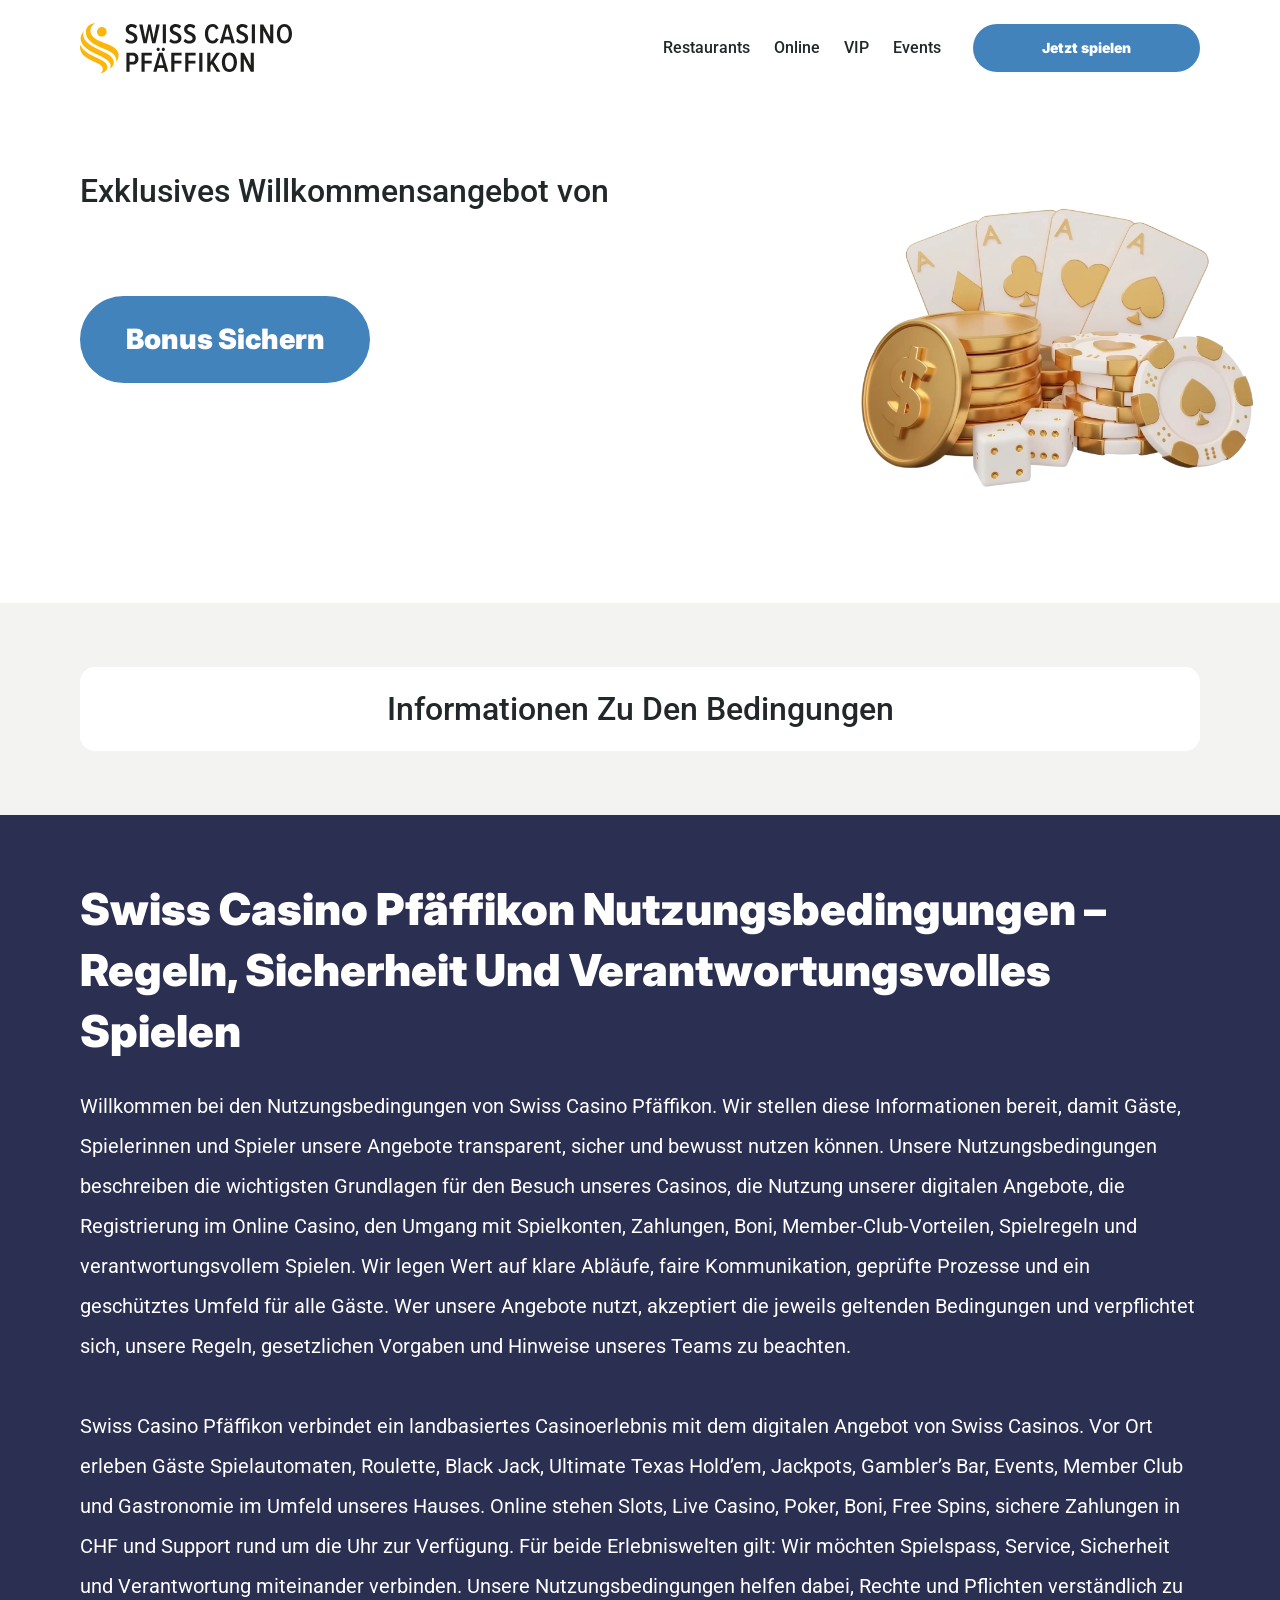
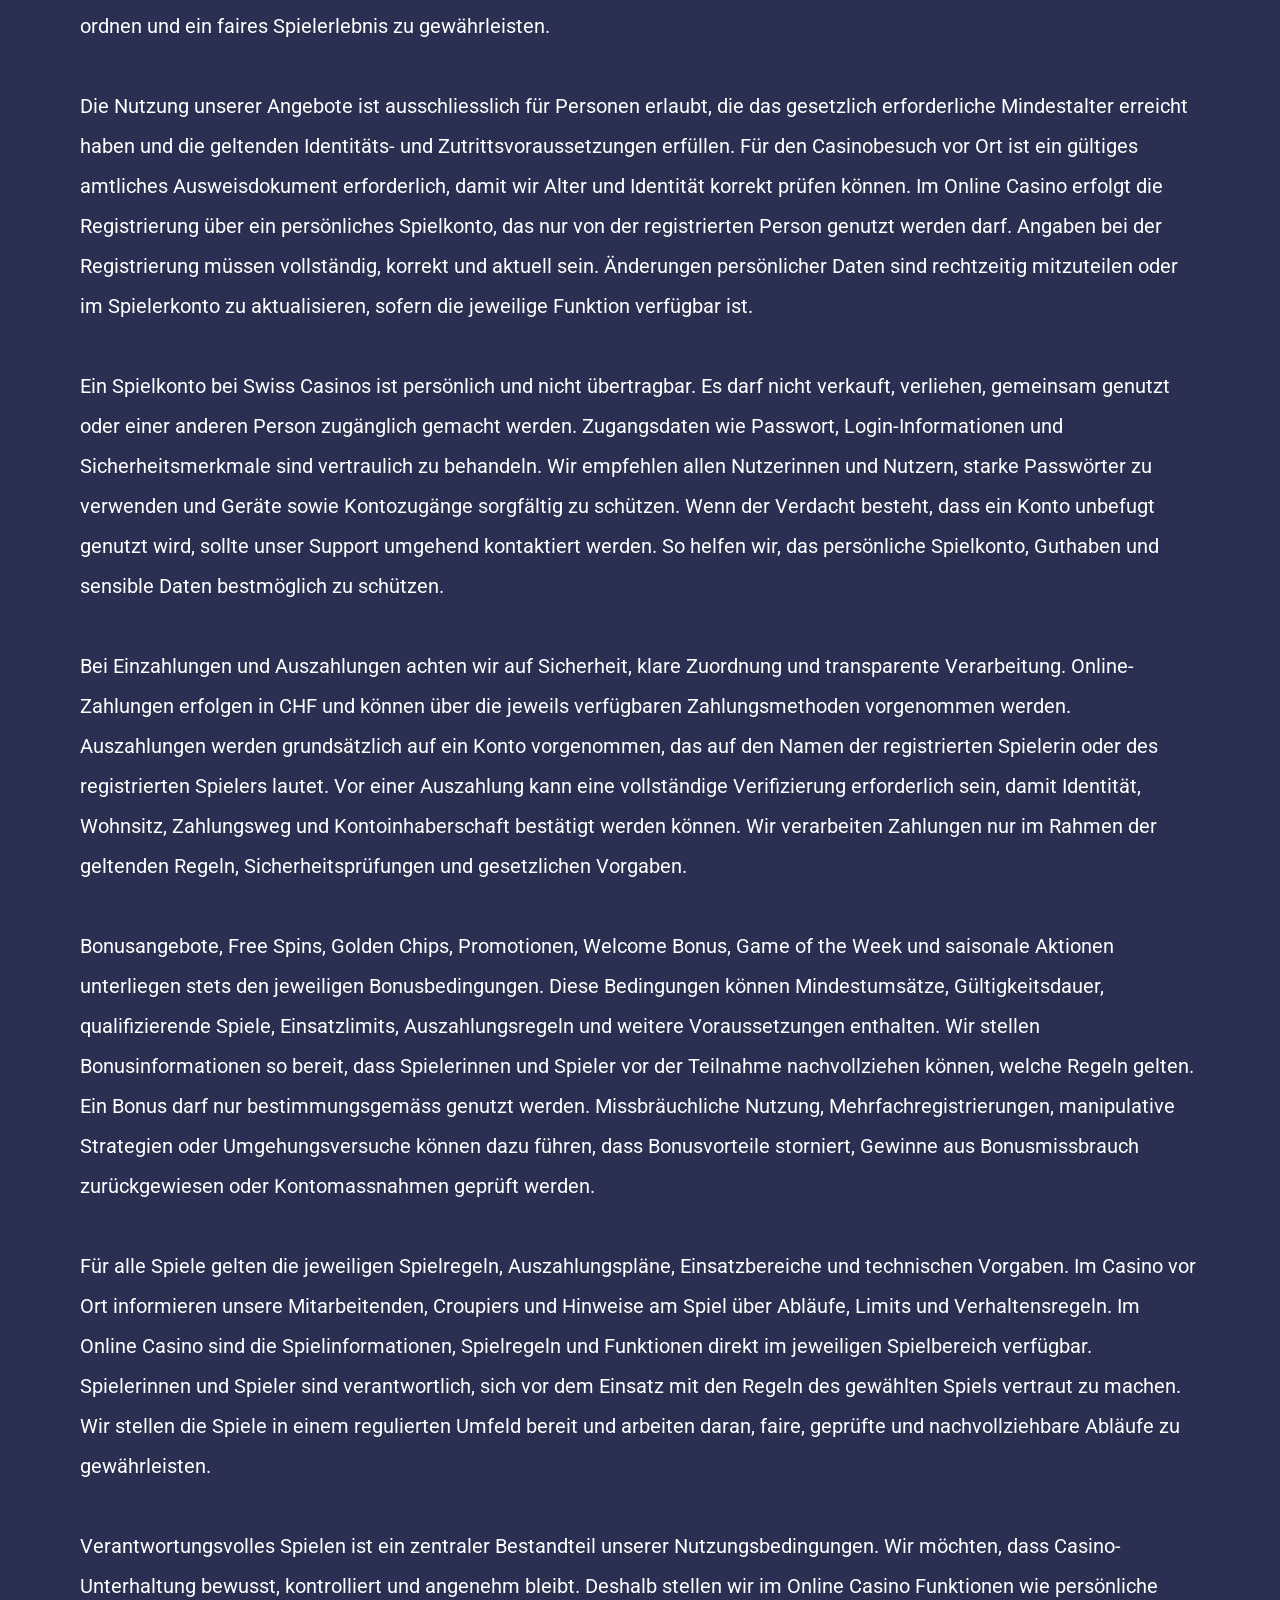
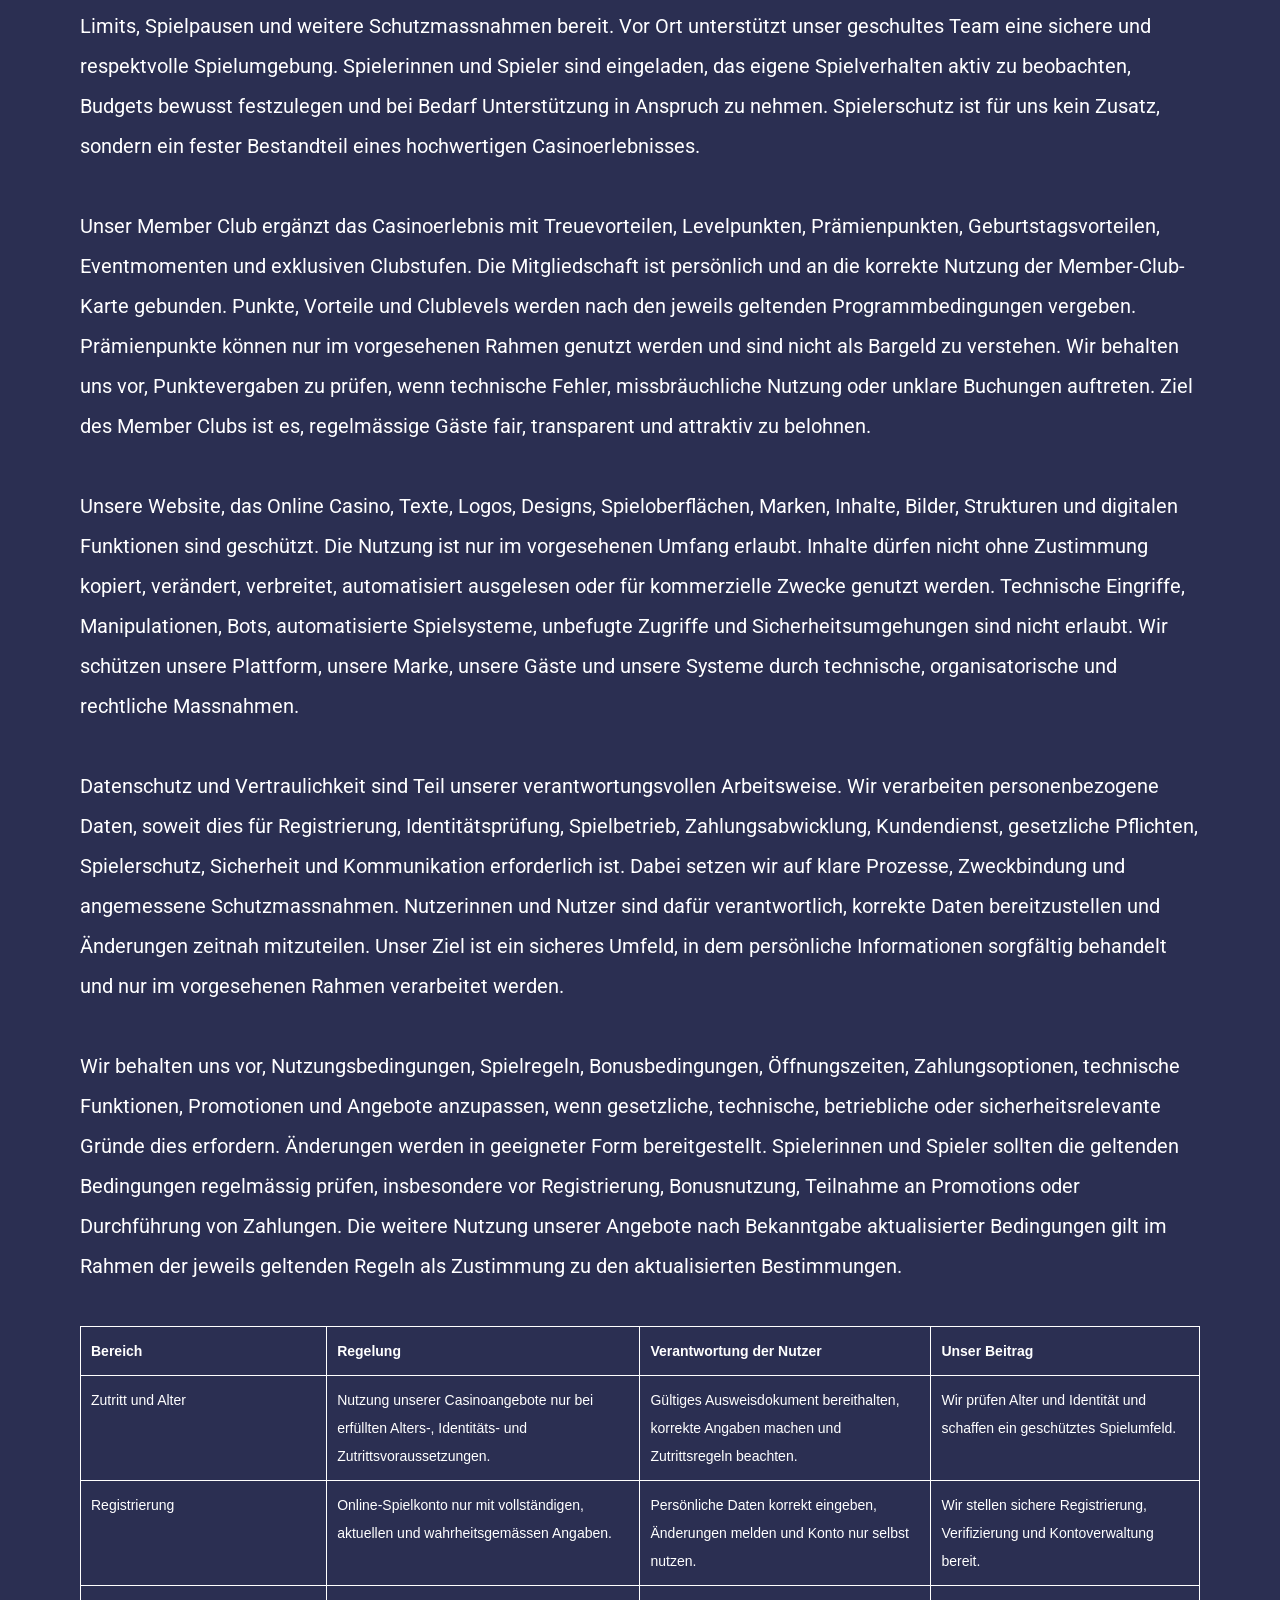
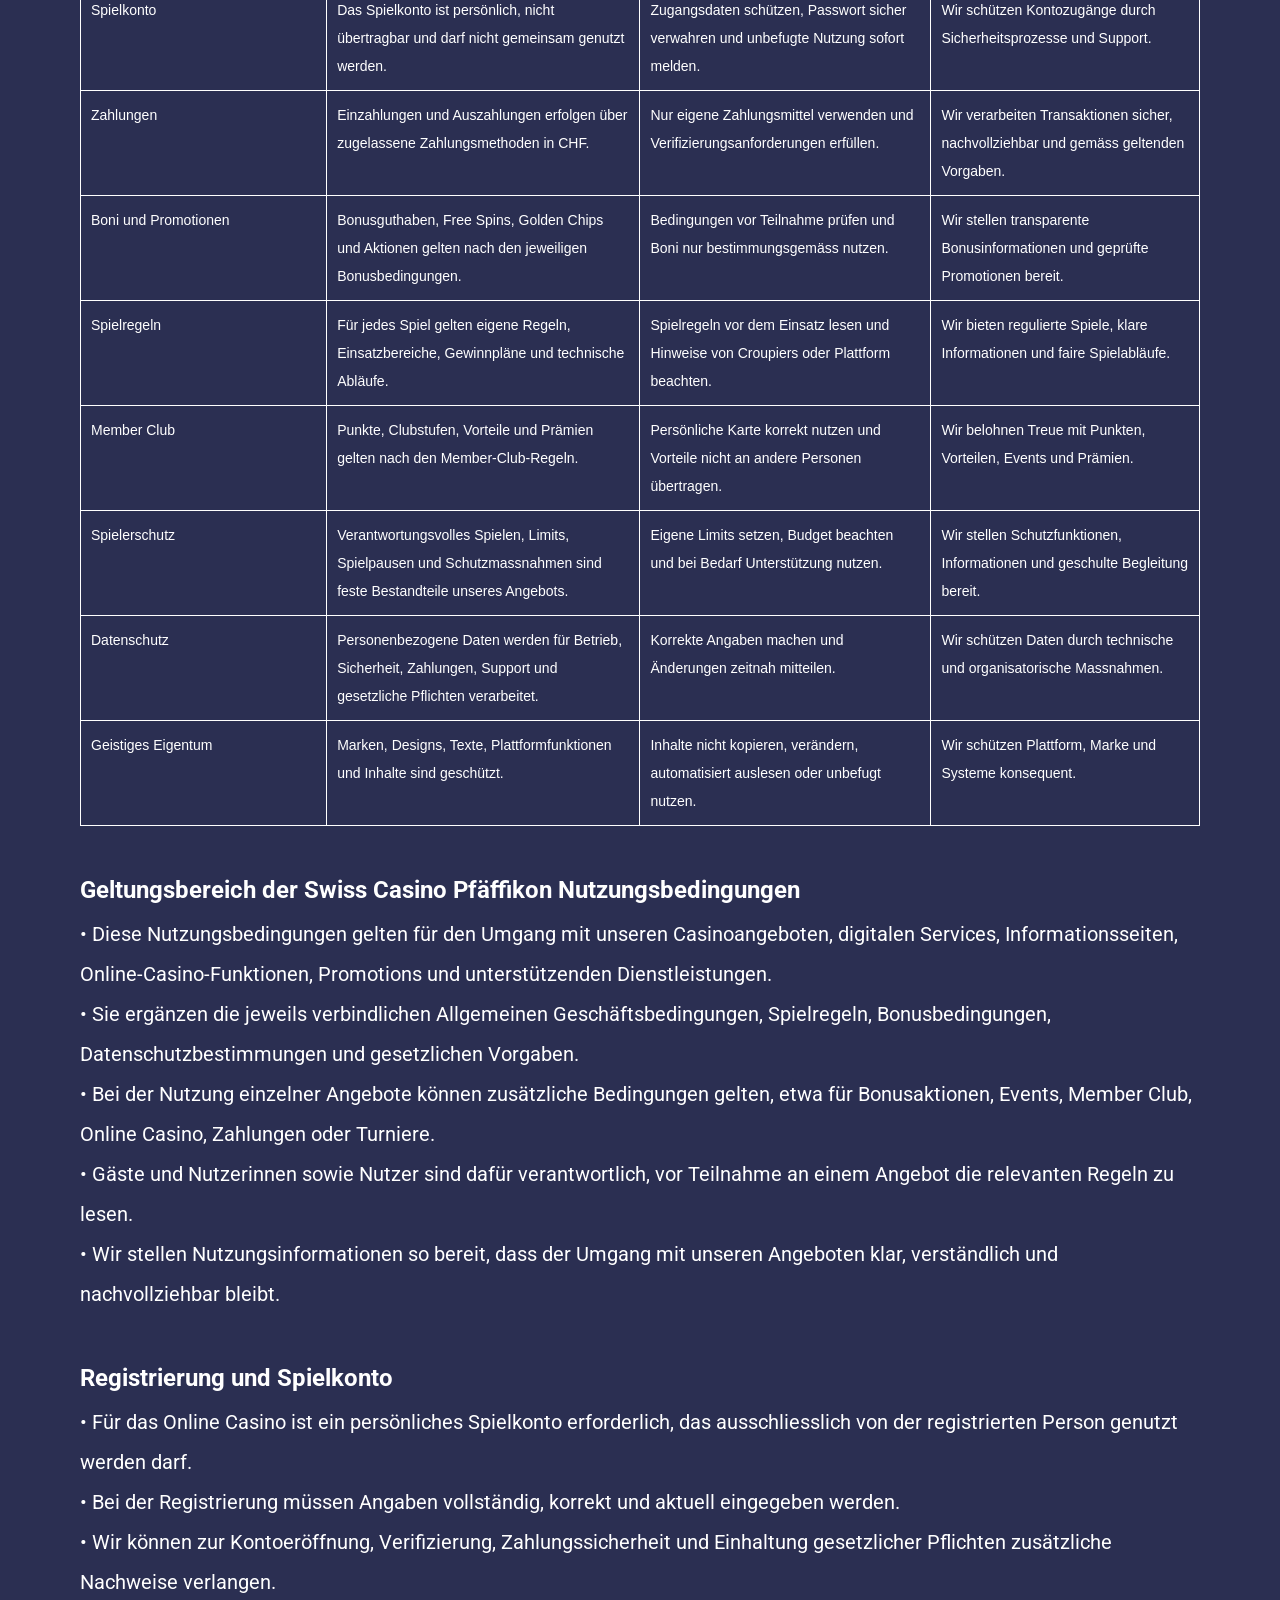
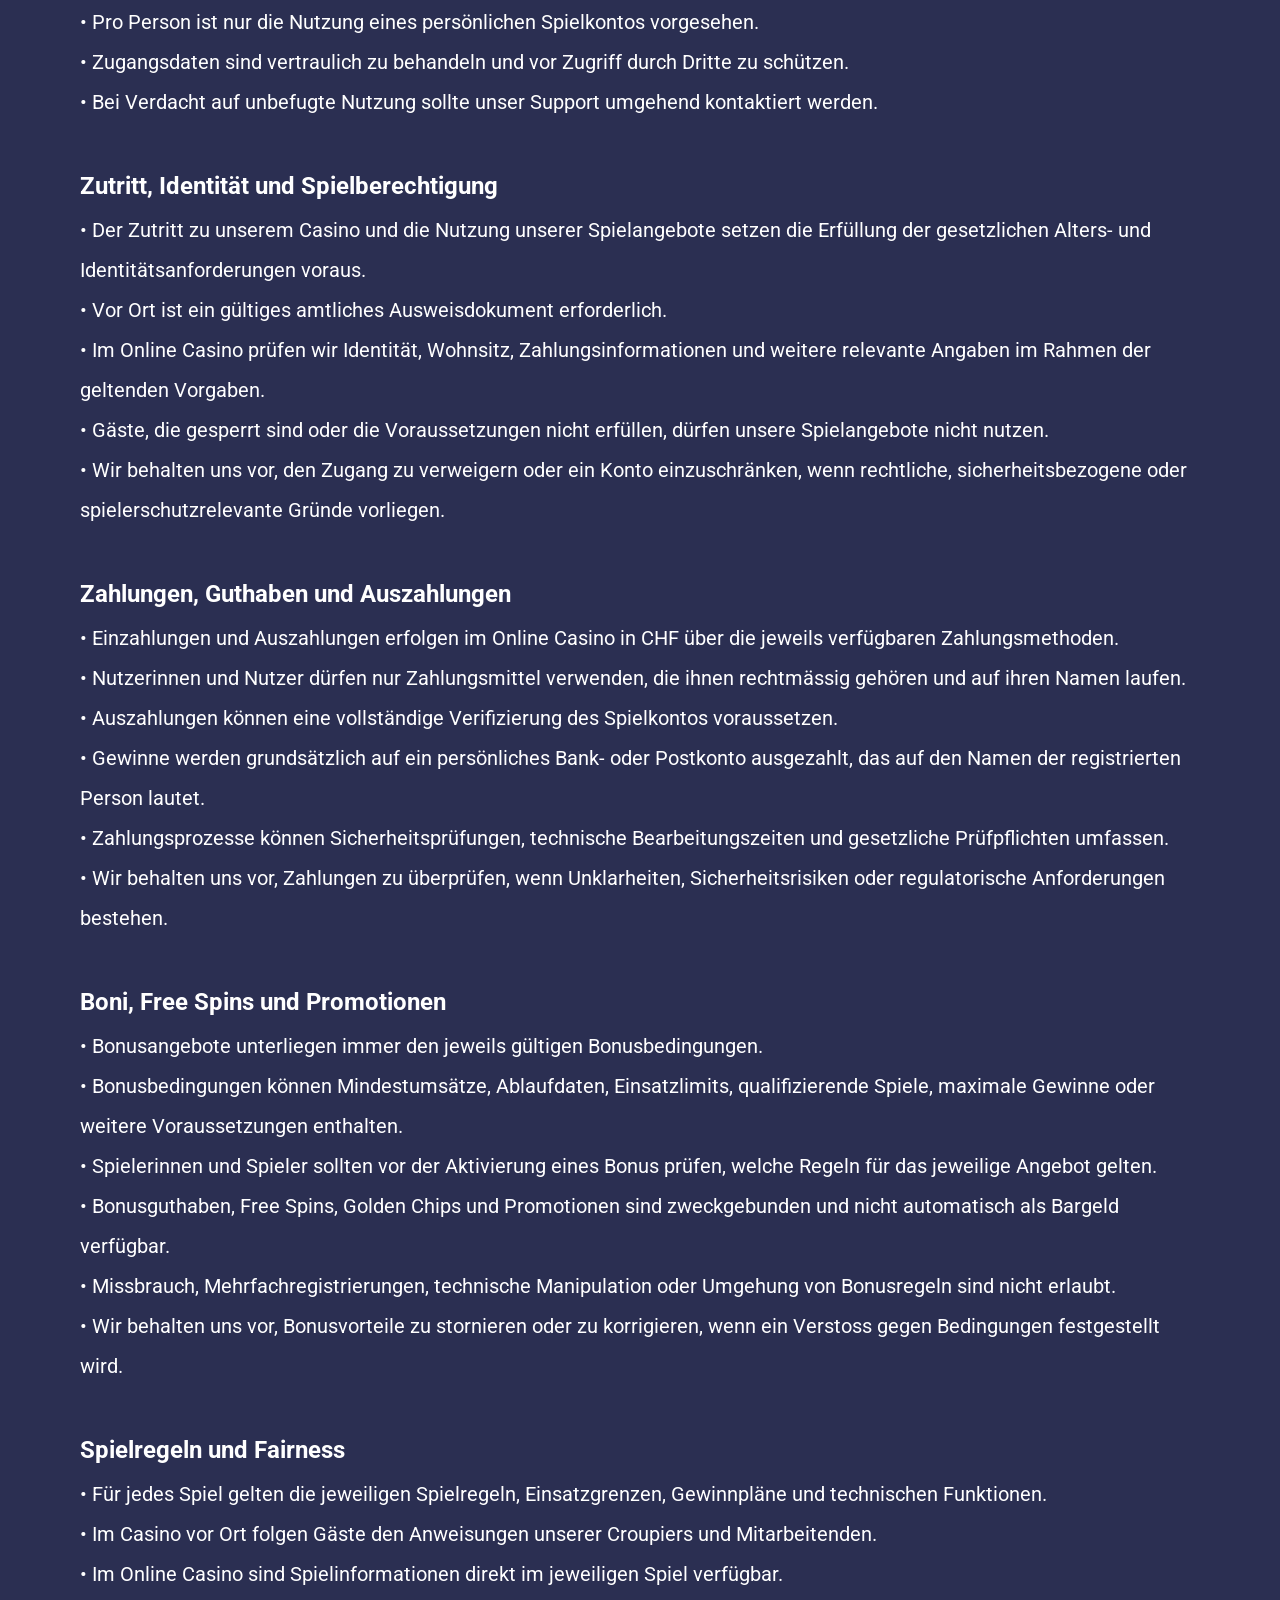
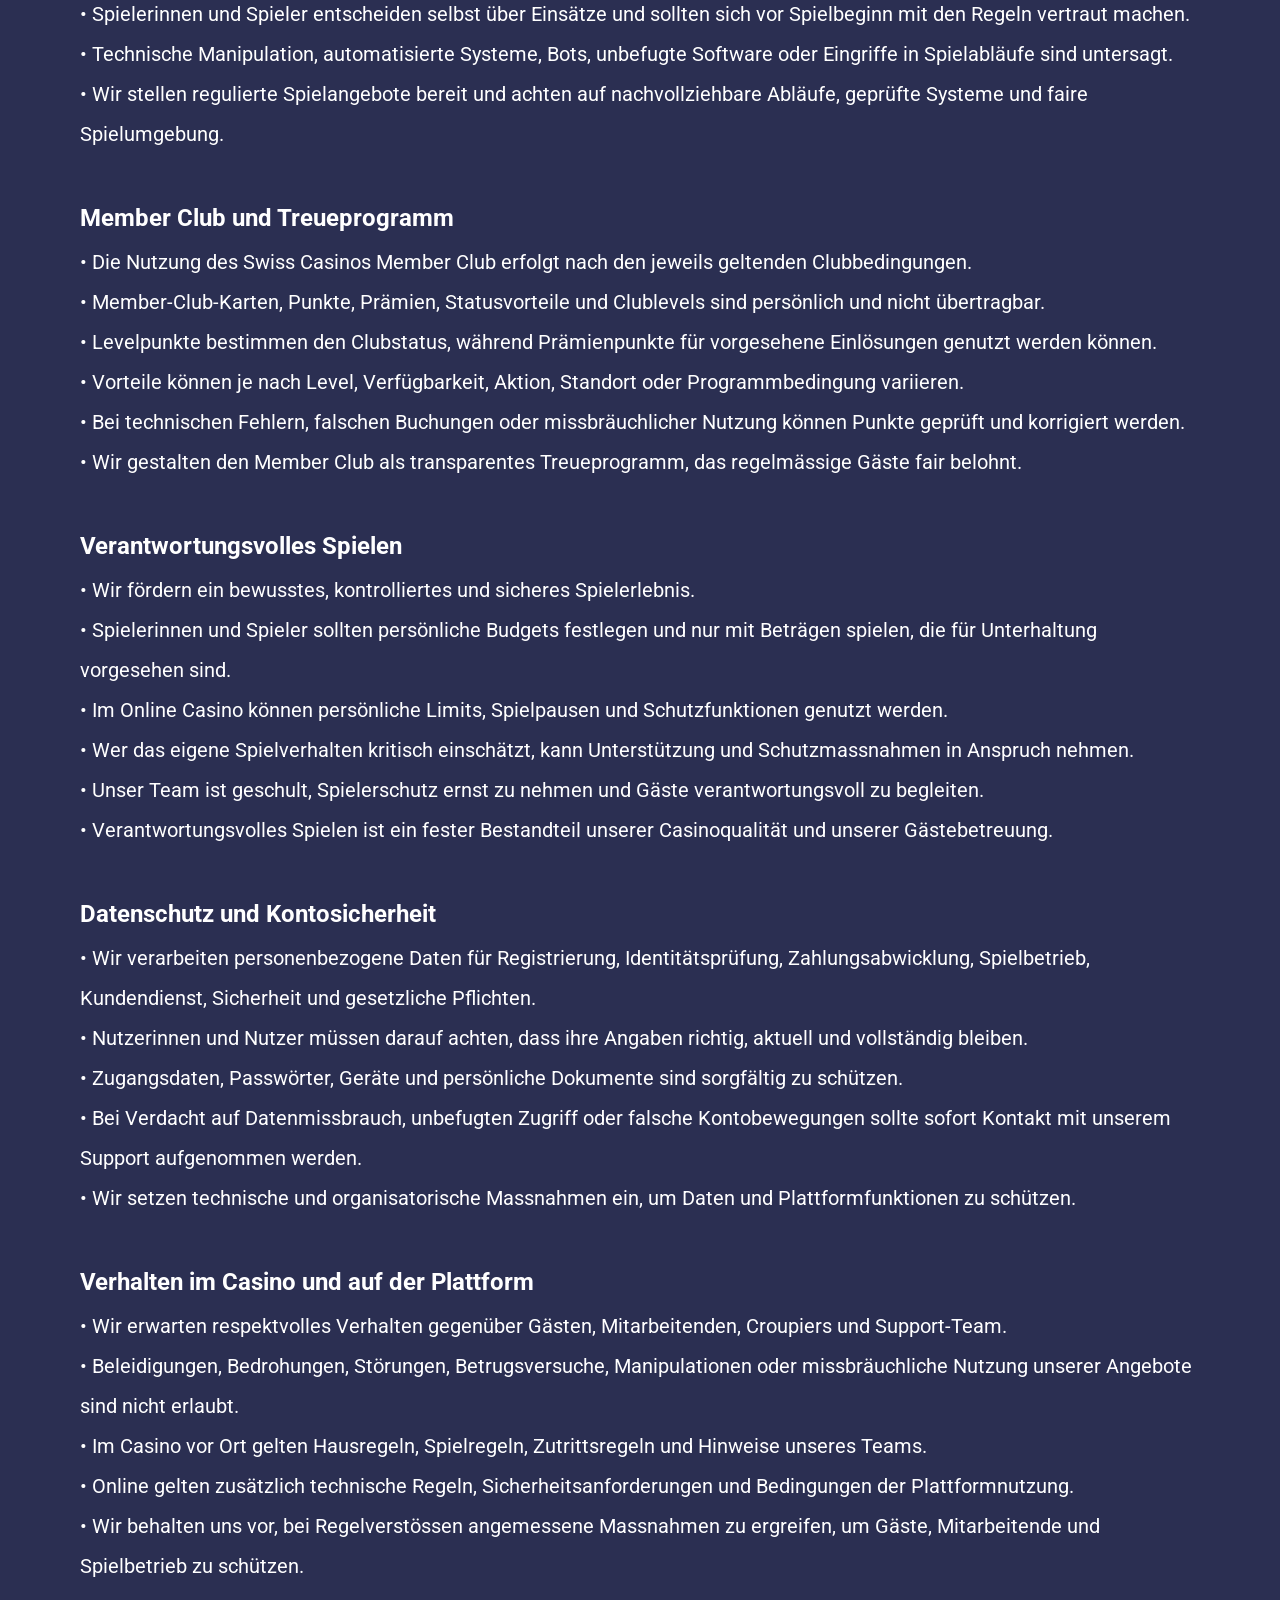
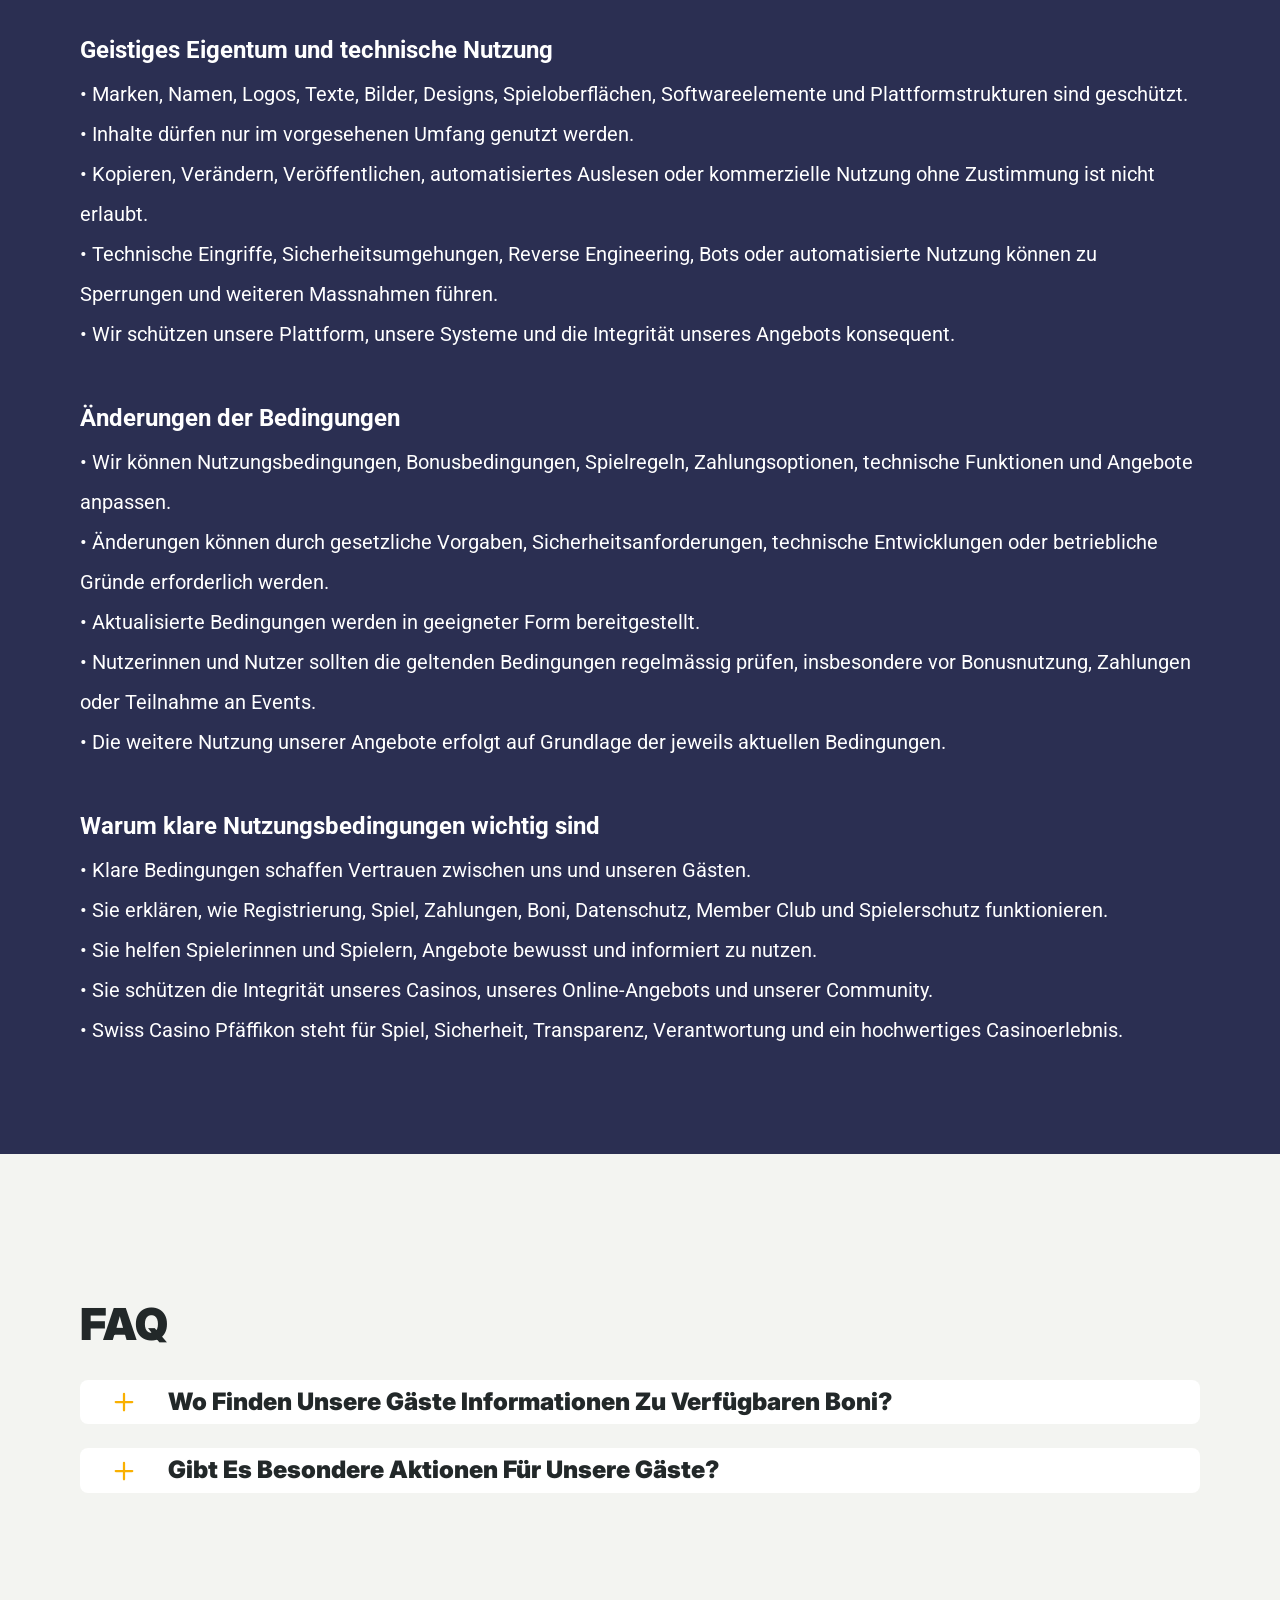
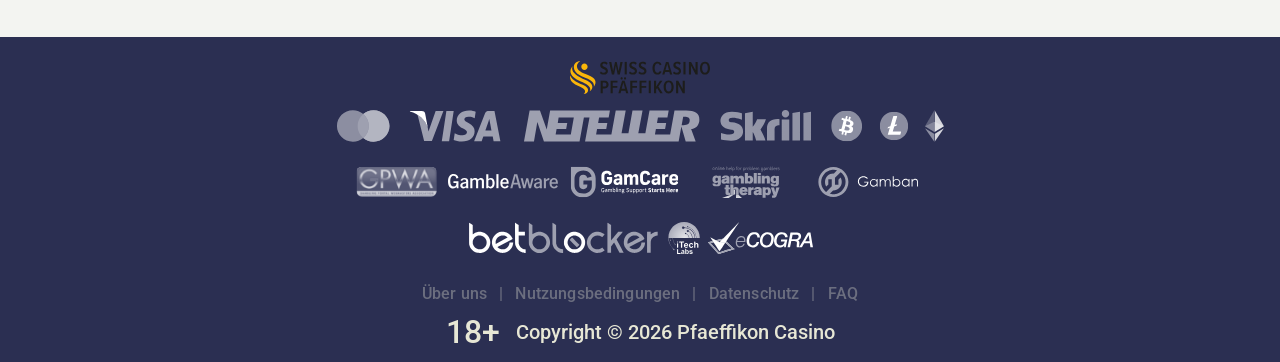
<file: nutzungsbedingungen.html>
<!DOCTYPE html>
<html lang="de-CH">

<head>
    <meta charset="utf-8">

    <script src="./common.js"></script>
    <script src="./pages.js"></script>

    <link rel="manifest" href="./manifest.json">

    <link rel="preconnect" href="https://fonts.googleapis.com" />
    <link rel="preconnect" href="https://fonts.gstatic.com" crossorigin />
    <!-- Google Fonts -->
    <link
            href="https://fonts.googleapis.com/css2?family=Inter:wght@300;400;500;600;700&display=swap"
            rel="stylesheet"
    />

    <!-- Google Fonts -->
    <link
            href="https://fonts.googleapis.com/css2?family=Roboto:wght@300;400;500;600;700&display=swap"
            rel="stylesheet"
    />

    <meta name="viewport" content="width=device-width, initial-scale=1, minimum-scale=1, maximum-scale=2">
    <link rel="preload" as="image" href="_assets/images/1781868984-logo-1.svg" fetchpriority="high">
    <link rel="stylesheet" href="./normalize.css">
    <link rel="stylesheet" href="./index.css">
    <meta name="theme-color" content="">
    <title>Bedingungen | Pfaeffikon Casino</title>
    <meta name="description"
          content="Lesen Sie die Bedingungen-Seite unseres Pfaeffikon Casinos mit klaren, strukturierten und gästeorientierten Informationen.">
    <link rel="canonical" href="https://pfaeffikon-casino.com/nutzungsbedingungen">
    <meta property="og:title" content="Bedingungen | Pfaeffikon Casino">
    <meta property="og:description"
          content="Lesen Sie die Bedingungen-Seite unseres Pfaeffikon Casinos mit klaren, strukturierten und gästeorientierten Informationen.">
    <meta property="og:url" content="https://pfaeffikon-casino.com/nutzungsbedingungen">
    <meta property="og:site_name" content="Bedingungen | Pfaeffikon Casino">
    <meta property="og:locale" content="de-CH">
    <meta property="og:image" content="_assets/images/1781868915-main.webp">
    <meta property="og:image:width" content="1200">
    <meta property="og:image:height" content="630">
    <meta property="og:type" content="website">
    <meta name="twitter:card" content="summary_large_image">
    <meta name="twitter:site" content="pfaeffikon-casino.com/nutzungsbedingungen">
    <meta name="twitter:title" content="Bedingungen | Pfaeffikon Casino">
    <meta name="twitter:description"
          content="Lesen Sie die Bedingungen-Seite unseres Pfaeffikon Casinos mit klaren, strukturierten und gästeorientierten Informationen.">
    <meta name="twitter:image" content="_assets/images/1781868915-main.webp">
    <meta name="twitter:image:width" content="1200">
    <meta name="twitter:image:height" content="630">
    <link rel="icon" href="_assets/images/1781868918-favicon.svg" type="image/x-icon" sizes="16x16">
    <meta name="language" content="de-CH">
    <link rel="apple-touch-icon" href="_assets/images/1781868887-favicon.svg" sizes="96x96">
    <link rel="icon" href="_assets/images/1781868887-favicon.svg" type="image/webp" sizes="192x192">

    <link rel="preload" href="_assets/images/1781868945-main.webp" as="image" fetchpriority="high">

</head>

<body>
<svg
        style="display: none"
        xmlns="http://www.w3.org/2000/svg"
        width="1em"
        height="1em"
        viewBox="0 0 256 256"
>
    <symbol id="minus-icon" viewBox="0 0 256 256">
        <path
                fill="#F9B000"
                d="M228 128a12 12 0 0 1-12 12H40a12 12 0 0 1 0-24h176a12 12 0 0 1 12 12"
        />
    </symbol>
</svg>

<svg
        style="display: none"
        xmlns="http://www.w3.org/2000/svg"
        width="1em"
        height="1em"
        viewBox="0 0 32 32"
>
    <symbol id="globe-icon" viewBox="0 0 32 32">
        <path
                fill="#4283BC"
                d="M32.032 16c0-8.501-6.677-15.472-15.072-15.969-0.173-0.019-0.346-0.032-0.523-0.032-0.052 0-0.104 0.005-0.156 0.007-0.093-0.002-0.186-0.007-0.281-0.007-8.84 0-16.032 7.178-16.032 16.001s7.192 16.001 16.032 16.001c0.094 0 0.188-0.006 0.281-0.008 0.052 0.002 0.104 0.008 0.156 0.008 0.176 0 0.349-0.012 0.523-0.032 8.395-0.497 15.072-7.468 15.072-15.969zM29.049 21.151c-0.551-0.16-1.935-0.507-4.377-0.794 0.202-1.381 0.313-2.84 0.313-4.357 0-1.196-0.069-2.354-0.197-3.469 3.094-0.37 4.45-0.835 4.54-0.867l-0.372-1.050c0.695 1.659 1.080 3.478 1.080 5.386 0 1.818-0.352 3.555-0.987 5.151zM8.921 16c0-1.119 0.074-2.212 0.21-3.263 1.621 0.127 3.561 0.222 5.839 0.243v6.939c-2.219 0.021-4.114 0.111-5.709 0.234-0.22-1.319-0.34-2.715-0.34-4.154zM16.967 2.132c2.452 0.711 4.552 4.115 5.492 8.628-1.512 0.12-3.332 0.209-5.492 0.229v-8.857zM14.971 2.156v8.832c-2.136-0.021-3.965-0.109-5.502-0.226 0.96-4.457 3.076-7.836 5.502-8.606zM14.971 21.913l0 7.929c-2.263-0.718-4.256-3.705-5.293-7.719 1.492-0.11 3.253-0.189 5.292-0.21zM16.967 29.868l-0-7.955c2.061 0.020 3.814 0.102 5.288 0.217-1.019 4.067-3 7.076-5.288 7.738zM16.967 19.92l0-6.939c2.291-0.021 4.218-0.118 5.818-0.25 0.131 1.053 0.203 2.147 0.203 3.268 0 1.442-0.116 2.84-0.329 4.16-1.575-0.128-3.462-0.219-5.692-0.24zM28.588 9.81c-0.302 0.094-1.564 0.453-4.094 0.751-0.564-2.998-1.584-5.561-2.91-7.412 3.048 1.325 5.535 3.697 7.005 6.661zM11.213 2.831c-1.632 1.873-2.963 4.568-3.691 7.754-2.265-0.245-3.623-0.534-4.166-0.665 1.585-3.27 4.407-5.836 7.856-7.088zM2.614 11.787c0.385 0.104 1.841 0.467 4.549 0.766-0.155 1.107-0.24 2.26-0.24 3.447 0 1.509 0.136 2.96 0.383 4.334-2.325 0.251-3.755 0.552-4.396 0.706-0.607-1.566-0.944-3.264-0.944-5.041 0-1.467 0.228-2.883 0.649-4.213zM3.784 22.886c0.727-0.154 2.029-0.39 3.956-0.591 0.759 2.803 1.993 5.175 3.473 6.874-3.16-1.148-5.79-3.398-7.429-6.282v0zM21.583 28.849c1.195-1.665 2.14-3.907 2.728-6.525 1.982 0.227 3.226 0.494 3.853 0.652-1.5 2.596-3.808 4.669-6.581 5.873z">
        </path>
    </symbol>
</svg>

<svg width="32" height="31" viewBox="0 0 32 31" fill="none" xmlns="http://www.w3.org/2000/svg">
    <symbol id="star-icon" viewBox="0 0 32 31">
        <path d="M10.0431 24.5932L15.8898 21.0667L21.7365 24.6396L20.2052 17.9577L25.3559 13.5031L18.5811 12.8999L15.8898 6.58913L13.1985 12.8535L6.42371 13.4567L11.5744 17.9577L10.0431 24.5932ZM15.8898 25.4285L8.187 30.0687C7.84672 30.2853 7.49096 30.3781 7.11975 30.3471C6.74853 30.3162 6.42371 30.1925 6.1453 29.9759C5.86688 29.7594 5.65034 29.489 5.49566 29.1648C5.34099 28.8406 5.31005 28.4768 5.40286 28.0734L7.44456 19.3034L0.623417 13.4103C0.314068 13.1319 0.121034 12.8145 0.0443157 12.4581C-0.0324028 12.1017 -0.00951111 11.754 0.112991 11.415C0.235493 11.0759 0.421103 10.7975 0.669819 10.5797C0.918536 10.362 1.25882 10.2227 1.69067 10.1621L10.6927 9.37327L14.1729 1.11366C14.3276 0.742438 14.5676 0.464023 14.8931 0.278414C15.2185 0.0928044 15.5507 0 15.8898 0C16.2288 0 16.5611 0.0928044 16.8865 0.278414C17.2119 0.464023 17.452 0.742438 17.6067 1.11366L21.0869 9.37327L30.0889 10.1621C30.522 10.224 30.8623 10.3632 31.1098 10.5797C31.3572 10.7963 31.5428 11.0747 31.6666 11.415C31.7903 11.7553 31.8138 12.1036 31.7371 12.46C31.6604 12.8163 31.4667 13.1331 31.1562 13.4103L24.335 19.3034L26.3767 28.0734C26.4695 28.4756 26.4386 28.8394 26.2839 29.1648C26.1292 29.4902 25.9127 29.7606 25.6343 29.9759C25.3559 30.1912 25.0311 30.315 24.6598 30.3471C24.2886 30.3793 23.9329 30.2865 23.5926 30.0687L15.8898 25.4285Z" fill="#F9B000"/>
    </symbol>
</svg>

<svg
        xmlns="http://www.w3.org/2000/svg"
        width="1em"
        height="1em"
        viewBox="0 0 256 256"
>
    <symbol id="plus-icon" viewBox="0 0 256 256">
        <path
                fill="#F9B000"
                d="M228 128a12 12 0 0 1-12 12h-76v76a12 12 0 0 1-24 0v-76H40a12 12 0 0 1 0-24h76V40a12 12 0 0 1 24 0v76h76a12 12 0 0 1 12 12"
        />
    </symbol>
</svg>

<svg
        width="33"
        height="32"
        viewBox="0 0 33 32"
        fill="none"
        xmlns="http://www.w3.org/2000/svg"
>
    <symbol id="play-icon" viewBox="0 0 33 32">
        <path
                d="M16.8334 0.0786133C7.9606 0.0786133 0.767578 7.20678 0.767578 15.9998C0.767578 24.7929 7.9606 31.921 16.8334 31.921C25.7061 31.921 32.8992 24.7929 32.8992 15.9998C32.8992 7.20678 25.7061 0.0786133 16.8334 0.0786133ZM22.3861 16.8438L14.3532 21.8192C14.1907 21.9197 14.0059 21.9703 13.821 21.9703C13.6536 21.9703 13.4859 21.929 13.3342 21.8454C13.015 21.67 12.8169 21.3372 12.8169 20.9752V11.0244C12.8169 10.6625 13.015 10.3296 13.3342 10.1543C13.6533 9.97788 14.0436 9.98857 14.3532 10.1805L22.3861 15.1559C22.6796 15.3381 22.858 15.6568 22.858 15.9998C22.858 16.3428 22.6796 16.6616 22.3861 16.8438Z"
                fill="#4283BC"
        />
    </symbol>
</svg>

<svg
        width="20"
        height="20"
        viewBox="0 0 20 20"
        fill="none"
        xmlns="http://www.w3.org/2000/svg"
>
    <symbol id="information-outline" viewBox="0 0 20 20">
        <path
                d="M9 7H11V5H9V7ZM10 18C5.59 18 2 14.41 2 10C2 5.59 5.59 2 10 2C14.41 2 18 5.59 18 10C18 14.41 14.41 18 10 18ZM10 0C8.68678 0 7.38642 0.258658 6.17317 0.761205C4.95991 1.26375 3.85752 2.00035 2.92893 2.92893C1.05357 4.8043 0 7.34784 0 10C0 12.6522 1.05357 15.1957 2.92893 17.0711C3.85752 17.9997 4.95991 18.7362 6.17317 19.2388C7.38642 19.7413 8.68678 20 10 20C12.6522 20 15.1957 18.9464 17.0711 17.0711C18.9464 15.1957 20 12.6522 20 10C20 8.68678 19.7413 7.38642 19.2388 6.17317C18.7362 4.95991 17.9997 3.85752 17.0711 2.92893C16.1425 2.00035 15.0401 1.26375 13.8268 0.761205C12.6136 0.258658 11.3132 0 10 0ZM9 15H11V9H9V15Z"
                fill="#222829"
        />
    </symbol>
</svg>

<div class="wrapper">
    <header class="header" id="top">
        <div class="headerBlock">
            <div class="headerLogoContainer"><a href="/" aria-label="Main page"><img class="header__logo logo"
                                                                                                     src="_assets/images/1781868984-logo-1.svg" alt="Pfaeffikon Casino" /></a></div>

            <div class="navBlockMain">

                <!-- Main Navigation -->
                <nav>
                    <button class="hamburger" aria-label="Toggle navigation menu">
                        <span></span>
                    </button>

                    <ul class="nav__list nav__list--header">

                        <li><a href="index">index</a></li>
                        <li><a href="restaurants">Restaurants</a></li>
                        <li><a href="online">Online</a></li>
                        <li><a href="vip">VIP</a></li>
                        <li><a href="events">Events</a></li>
                        <li><a href="uberuns">Über uns</a></li>
                        <li><a href="nutzungsbedingungen">Nutzungsbedingungen</a></li>
                        <li><a href="datenschutz">Datenschutz</a></li>
                        <li><a href="faq">FAQ</a></li>

                    </ul>
                </nav>
                <!-- CTA buttons -->
                <div class="btn__list">

                    <div class="nav__item nav__itemLarge">
                        <a
                                class="nav__link nav__linkLarge"
                                target="_blank"
                                href="casino.html?id=example-offer-id"
                                aria-label="Jetzt spielen"
                                id="navPlayNow"
                        >
                            Jetzt spielen
                        </a>
                    </div>
                </div>
            </div>
        </div>
    </header>
    <main class="main">
        <section class="heroContainer">
            <div class="hero">
                <div class="heroBlock block">
                    <div class="heroGroup">
                        <div class="heroTextGroup">
                            <p class="heroText heroTextDesktop">Exklusives Willkommensangebot von</p>
                            <p class="heroText heroTextMobile">Exklusives Willkommensangebot von</p>
                            <p class="heroText heroTextBonus" id="bonusText"></p>
                        </div><a target="_blank" class="heroLink" id="bonusLink" href="/" aria-label="Spiel starten"><span
                            class="heroButton btn btn--large">Bonus sichern</span></a>
                    </div>
                </div>
            </div>
            <div class="heroUnder">
                <h1 class="heroText heroMainTitle">Informationen zu den Bedingungen</h1>
            </div>
        </section>
        <div class="historyCircleContainer">
            <section class="history">
                <div class="container">
                    <div class="historyBlock block">
                        <h2 class="historyTitle title">Swiss Casino Pfäffikon Nutzungsbedingungen – Regeln, Sicherheit und verantwortungsvolles Spielen</h2>
                        <div class="historyDescription">

<p>
Willkommen bei den Nutzungsbedingungen von Swiss Casino Pfäffikon. Wir stellen diese Informationen bereit, damit Gäste, Spielerinnen und Spieler unsere Angebote transparent, sicher und bewusst nutzen können. Unsere Nutzungsbedingungen beschreiben die wichtigsten Grundlagen für den Besuch unseres Casinos, die Nutzung unserer digitalen Angebote, die Registrierung im Online Casino, den Umgang mit Spielkonten, Zahlungen, Boni, Member-Club-Vorteilen, Spielregeln und verantwortungsvollem Spielen. Wir legen Wert auf klare Abläufe, faire Kommunikation, geprüfte Prozesse und ein geschütztes Umfeld für alle Gäste. Wer unsere Angebote nutzt, akzeptiert die jeweils geltenden Bedingungen und verpflichtet sich, unsere Regeln, gesetzlichen Vorgaben und Hinweise unseres Teams zu beachten.
</p>
<br>

<p>
Swiss Casino Pfäffikon verbindet ein landbasiertes Casinoerlebnis mit dem digitalen Angebot von Swiss Casinos. Vor Ort erleben Gäste Spielautomaten, Roulette, Black Jack, Ultimate Texas Hold’em, Jackpots, Gambler’s Bar, Events, Member Club und Gastronomie im Umfeld unseres Hauses. Online stehen Slots, Live Casino, Poker, Boni, Free Spins, sichere Zahlungen in CHF und Support rund um die Uhr zur Verfügung. Für beide Erlebniswelten gilt: Wir möchten Spielspass, Service, Sicherheit und Verantwortung miteinander verbinden. Unsere Nutzungsbedingungen helfen dabei, Rechte und Pflichten verständlich zu ordnen und ein faires Spielerlebnis zu gewährleisten.
</p>
<br>

<p>
Die Nutzung unserer Angebote ist ausschliesslich für Personen erlaubt, die das gesetzlich erforderliche Mindestalter erreicht haben und die geltenden Identitäts- und Zutrittsvoraussetzungen erfüllen. Für den Casinobesuch vor Ort ist ein gültiges amtliches Ausweisdokument erforderlich, damit wir Alter und Identität korrekt prüfen können. Im Online Casino erfolgt die Registrierung über ein persönliches Spielkonto, das nur von der registrierten Person genutzt werden darf. Angaben bei der Registrierung müssen vollständig, korrekt und aktuell sein. Änderungen persönlicher Daten sind rechtzeitig mitzuteilen oder im Spielerkonto zu aktualisieren, sofern die jeweilige Funktion verfügbar ist.
</p>
<br>

<p>
Ein Spielkonto bei Swiss Casinos ist persönlich und nicht übertragbar. Es darf nicht verkauft, verliehen, gemeinsam genutzt oder einer anderen Person zugänglich gemacht werden. Zugangsdaten wie Passwort, Login-Informationen und Sicherheitsmerkmale sind vertraulich zu behandeln. Wir empfehlen allen Nutzerinnen und Nutzern, starke Passwörter zu verwenden und Geräte sowie Kontozugänge sorgfältig zu schützen. Wenn der Verdacht besteht, dass ein Konto unbefugt genutzt wird, sollte unser Support umgehend kontaktiert werden. So helfen wir, das persönliche Spielkonto, Guthaben und sensible Daten bestmöglich zu schützen.
</p>
<br>

<p>
Bei Einzahlungen und Auszahlungen achten wir auf Sicherheit, klare Zuordnung und transparente Verarbeitung. Online-Zahlungen erfolgen in CHF und können über die jeweils verfügbaren Zahlungsmethoden vorgenommen werden. Auszahlungen werden grundsätzlich auf ein Konto vorgenommen, das auf den Namen der registrierten Spielerin oder des registrierten Spielers lautet. Vor einer Auszahlung kann eine vollständige Verifizierung erforderlich sein, damit Identität, Wohnsitz, Zahlungsweg und Kontoinhaberschaft bestätigt werden können. Wir verarbeiten Zahlungen nur im Rahmen der geltenden Regeln, Sicherheitsprüfungen und gesetzlichen Vorgaben.
</p>
<br>

<p>
Bonusangebote, Free Spins, Golden Chips, Promotionen, Welcome Bonus, Game of the Week und saisonale Aktionen unterliegen stets den jeweiligen Bonusbedingungen. Diese Bedingungen können Mindestumsätze, Gültigkeitsdauer, qualifizierende Spiele, Einsatzlimits, Auszahlungsregeln und weitere Voraussetzungen enthalten. Wir stellen Bonusinformationen so bereit, dass Spielerinnen und Spieler vor der Teilnahme nachvollziehen können, welche Regeln gelten. Ein Bonus darf nur bestimmungsgemäss genutzt werden. Missbräuchliche Nutzung, Mehrfachregistrierungen, manipulative Strategien oder Umgehungsversuche können dazu führen, dass Bonusvorteile storniert, Gewinne aus Bonusmissbrauch zurückgewiesen oder Kontomassnahmen geprüft werden.
</p>
<br>

<p>
Für alle Spiele gelten die jeweiligen Spielregeln, Auszahlungspläne, Einsatzbereiche und technischen Vorgaben. Im Casino vor Ort informieren unsere Mitarbeitenden, Croupiers und Hinweise am Spiel über Abläufe, Limits und Verhaltensregeln. Im Online Casino sind die Spielinformationen, Spielregeln und Funktionen direkt im jeweiligen Spielbereich verfügbar. Spielerinnen und Spieler sind verantwortlich, sich vor dem Einsatz mit den Regeln des gewählten Spiels vertraut zu machen. Wir stellen die Spiele in einem regulierten Umfeld bereit und arbeiten daran, faire, geprüfte und nachvollziehbare Abläufe zu gewährleisten.
</p>
<br>

<p>
Verantwortungsvolles Spielen ist ein zentraler Bestandteil unserer Nutzungsbedingungen. Wir möchten, dass Casino-Unterhaltung bewusst, kontrolliert und angenehm bleibt. Deshalb stellen wir im Online Casino Funktionen wie persönliche Limits, Spielpausen und weitere Schutzmassnahmen bereit. Vor Ort unterstützt unser geschultes Team eine sichere und respektvolle Spielumgebung. Spielerinnen und Spieler sind eingeladen, das eigene Spielverhalten aktiv zu beobachten, Budgets bewusst festzulegen und bei Bedarf Unterstützung in Anspruch zu nehmen. Spielerschutz ist für uns kein Zusatz, sondern ein fester Bestandteil eines hochwertigen Casinoerlebnisses.
</p>
<br>

<p>
Unser Member Club ergänzt das Casinoerlebnis mit Treuevorteilen, Levelpunkten, Prämienpunkten, Geburtstagsvorteilen, Eventmomenten und exklusiven Clubstufen. Die Mitgliedschaft ist persönlich und an die korrekte Nutzung der Member-Club-Karte gebunden. Punkte, Vorteile und Clublevels werden nach den jeweils geltenden Programmbedingungen vergeben. Prämienpunkte können nur im vorgesehenen Rahmen genutzt werden und sind nicht als Bargeld zu verstehen. Wir behalten uns vor, Punktevergaben zu prüfen, wenn technische Fehler, missbräuchliche Nutzung oder unklare Buchungen auftreten. Ziel des Member Clubs ist es, regelmässige Gäste fair, transparent und attraktiv zu belohnen.
</p>
<br>

<p>
Unsere Website, das Online Casino, Texte, Logos, Designs, Spieloberflächen, Marken, Inhalte, Bilder, Strukturen und digitalen Funktionen sind geschützt. Die Nutzung ist nur im vorgesehenen Umfang erlaubt. Inhalte dürfen nicht ohne Zustimmung kopiert, verändert, verbreitet, automatisiert ausgelesen oder für kommerzielle Zwecke genutzt werden. Technische Eingriffe, Manipulationen, Bots, automatisierte Spielsysteme, unbefugte Zugriffe und Sicherheitsumgehungen sind nicht erlaubt. Wir schützen unsere Plattform, unsere Marke, unsere Gäste und unsere Systeme durch technische, organisatorische und rechtliche Massnahmen.
</p>
<br>

<p>
Datenschutz und Vertraulichkeit sind Teil unserer verantwortungsvollen Arbeitsweise. Wir verarbeiten personenbezogene Daten, soweit dies für Registrierung, Identitätsprüfung, Spielbetrieb, Zahlungsabwicklung, Kundendienst, gesetzliche Pflichten, Spielerschutz, Sicherheit und Kommunikation erforderlich ist. Dabei setzen wir auf klare Prozesse, Zweckbindung und angemessene Schutzmassnahmen. Nutzerinnen und Nutzer sind dafür verantwortlich, korrekte Daten bereitzustellen und Änderungen zeitnah mitzuteilen. Unser Ziel ist ein sicheres Umfeld, in dem persönliche Informationen sorgfältig behandelt und nur im vorgesehenen Rahmen verarbeitet werden.
</p>
<br>

<p>
Wir behalten uns vor, Nutzungsbedingungen, Spielregeln, Bonusbedingungen, Öffnungszeiten, Zahlungsoptionen, technische Funktionen, Promotionen und Angebote anzupassen, wenn gesetzliche, technische, betriebliche oder sicherheitsrelevante Gründe dies erfordern. Änderungen werden in geeigneter Form bereitgestellt. Spielerinnen und Spieler sollten die geltenden Bedingungen regelmässig prüfen, insbesondere vor Registrierung, Bonusnutzung, Teilnahme an Promotions oder Durchführung von Zahlungen. Die weitere Nutzung unserer Angebote nach Bekanntgabe aktualisierter Bedingungen gilt im Rahmen der jeweils geltenden Regeln als Zustimmung zu den aktualisierten Bestimmungen.
</p>
<br>

<div style="width:100%; max-width:100%; overflow:hidden;">
  <table style="width:100%; max-width:100%; border-collapse:collapse; table-layout:fixed; font-family:Arial, sans-serif; font-size:clamp(9px, 2.2vw, 14px); color:#ffffff; background:transparent;">
    
    <tr>
      <th style="width:22%; border:1px solid #ffffff; padding:clamp(5px, 1.5vw, 10px); text-align:left; vertical-align:top; color:#ffffff; background:transparent; word-break:break-word;">
        Bereich
      </th>
      <th style="width:28%; border:1px solid #ffffff; padding:clamp(5px, 1.5vw, 10px); text-align:left; vertical-align:top; color:#ffffff; background:transparent; word-break:break-word;">
        Regelung
      </th>
      <th style="width:26%; border:1px solid #ffffff; padding:clamp(5px, 1.5vw, 10px); text-align:left; vertical-align:top; color:#ffffff; background:transparent; word-break:break-word;">
        Verantwortung der Nutzer
      </th>
      <th style="width:24%; border:1px solid #ffffff; padding:clamp(5px, 1.5vw, 10px); text-align:left; vertical-align:top; color:#ffffff; background:transparent; word-break:break-word;">
        Unser Beitrag
      </th>
    </tr>

    <tr>
      <td style="border:1px solid #ffffff; padding:clamp(5px, 1.5vw, 10px); vertical-align:top; color:#ffffff; background:transparent; word-break:break-word;">
        Zutritt und Alter
      </td>
      <td style="border:1px solid #ffffff; padding:clamp(5px, 1.5vw, 10px); vertical-align:top; color:#ffffff; background:transparent; word-break:break-word;">
        Nutzung unserer Casinoangebote nur bei erfüllten Alters-, Identitäts- und Zutrittsvoraussetzungen.
      </td>
      <td style="border:1px solid #ffffff; padding:clamp(5px, 1.5vw, 10px); vertical-align:top; color:#ffffff; background:transparent; word-break:break-word;">
        Gültiges Ausweisdokument bereithalten, korrekte Angaben machen und Zutrittsregeln beachten.
      </td>
      <td style="border:1px solid #ffffff; padding:clamp(5px, 1.5vw, 10px); vertical-align:top; color:#ffffff; background:transparent; word-break:break-word;">
        Wir prüfen Alter und Identität und schaffen ein geschütztes Spielumfeld.
      </td>
    </tr>

    <tr>
      <td style="border:1px solid #ffffff; padding:clamp(5px, 1.5vw, 10px); vertical-align:top; color:#ffffff; background:transparent; word-break:break-word;">
        Registrierung
      </td>
      <td style="border:1px solid #ffffff; padding:clamp(5px, 1.5vw, 10px); vertical-align:top; color:#ffffff; background:transparent; word-break:break-word;">
        Online-Spielkonto nur mit vollständigen, aktuellen und wahrheitsgemässen Angaben.
      </td>
      <td style="border:1px solid #ffffff; padding:clamp(5px, 1.5vw, 10px); vertical-align:top; color:#ffffff; background:transparent; word-break:break-word;">
        Persönliche Daten korrekt eingeben, Änderungen melden und Konto nur selbst nutzen.
      </td>
      <td style="border:1px solid #ffffff; padding:clamp(5px, 1.5vw, 10px); vertical-align:top; color:#ffffff; background:transparent; word-break:break-word;">
        Wir stellen sichere Registrierung, Verifizierung und Kontoverwaltung bereit.
      </td>
    </tr>

    <tr>
      <td style="border:1px solid #ffffff; padding:clamp(5px, 1.5vw, 10px); vertical-align:top; color:#ffffff; background:transparent; word-break:break-word;">
        Spielkonto
      </td>
      <td style="border:1px solid #ffffff; padding:clamp(5px, 1.5vw, 10px); vertical-align:top; color:#ffffff; background:transparent; word-break:break-word;">
        Das Spielkonto ist persönlich, nicht übertragbar und darf nicht gemeinsam genutzt werden.
      </td>
      <td style="border:1px solid #ffffff; padding:clamp(5px, 1.5vw, 10px); vertical-align:top; color:#ffffff; background:transparent; word-break:break-word;">
        Zugangsdaten schützen, Passwort sicher verwahren und unbefugte Nutzung sofort melden.
      </td>
      <td style="border:1px solid #ffffff; padding:clamp(5px, 1.5vw, 10px); vertical-align:top; color:#ffffff; background:transparent; word-break:break-word;">
        Wir schützen Kontozugänge durch Sicherheitsprozesse und Support.
      </td>
    </tr>

    <tr>
      <td style="border:1px solid #ffffff; padding:clamp(5px, 1.5vw, 10px); vertical-align:top; color:#ffffff; background:transparent; word-break:break-word;">
        Zahlungen
      </td>
      <td style="border:1px solid #ffffff; padding:clamp(5px, 1.5vw, 10px); vertical-align:top; color:#ffffff; background:transparent; word-break:break-word;">
        Einzahlungen und Auszahlungen erfolgen über zugelassene Zahlungsmethoden in CHF.
      </td>
      <td style="border:1px solid #ffffff; padding:clamp(5px, 1.5vw, 10px); vertical-align:top; color:#ffffff; background:transparent; word-break:break-word;">
        Nur eigene Zahlungsmittel verwenden und Verifizierungsanforderungen erfüllen.
      </td>
      <td style="border:1px solid #ffffff; padding:clamp(5px, 1.5vw, 10px); vertical-align:top; color:#ffffff; background:transparent; word-break:break-word;">
        Wir verarbeiten Transaktionen sicher, nachvollziehbar und gemäss geltenden Vorgaben.
      </td>
    </tr>

    <tr>
      <td style="border:1px solid #ffffff; padding:clamp(5px, 1.5vw, 10px); vertical-align:top; color:#ffffff; background:transparent; word-break:break-word;">
        Boni und Promotionen
      </td>
      <td style="border:1px solid #ffffff; padding:clamp(5px, 1.5vw, 10px); vertical-align:top; color:#ffffff; background:transparent; word-break:break-word;">
        Bonusguthaben, Free Spins, Golden Chips und Aktionen gelten nach den jeweiligen Bonusbedingungen.
      </td>
      <td style="border:1px solid #ffffff; padding:clamp(5px, 1.5vw, 10px); vertical-align:top; color:#ffffff; background:transparent; word-break:break-word;">
        Bedingungen vor Teilnahme prüfen und Boni nur bestimmungsgemäss nutzen.
      </td>
      <td style="border:1px solid #ffffff; padding:clamp(5px, 1.5vw, 10px); vertical-align:top; color:#ffffff; background:transparent; word-break:break-word;">
        Wir stellen transparente Bonusinformationen und geprüfte Promotionen bereit.
      </td>
    </tr>

    <tr>
      <td style="border:1px solid #ffffff; padding:clamp(5px, 1.5vw, 10px); vertical-align:top; color:#ffffff; background:transparent; word-break:break-word;">
        Spielregeln
      </td>
      <td style="border:1px solid #ffffff; padding:clamp(5px, 1.5vw, 10px); vertical-align:top; color:#ffffff; background:transparent; word-break:break-word;">
        Für jedes Spiel gelten eigene Regeln, Einsatzbereiche, Gewinnpläne und technische Abläufe.
      </td>
      <td style="border:1px solid #ffffff; padding:clamp(5px, 1.5vw, 10px); vertical-align:top; color:#ffffff; background:transparent; word-break:break-word;">
        Spielregeln vor dem Einsatz lesen und Hinweise von Croupiers oder Plattform beachten.
      </td>
      <td style="border:1px solid #ffffff; padding:clamp(5px, 1.5vw, 10px); vertical-align:top; color:#ffffff; background:transparent; word-break:break-word;">
        Wir bieten regulierte Spiele, klare Informationen und faire Spielabläufe.
      </td>
    </tr>

    <tr>
      <td style="border:1px solid #ffffff; padding:clamp(5px, 1.5vw, 10px); vertical-align:top; color:#ffffff; background:transparent; word-break:break-word;">
        Member Club
      </td>
      <td style="border:1px solid #ffffff; padding:clamp(5px, 1.5vw, 10px); vertical-align:top; color:#ffffff; background:transparent; word-break:break-word;">
        Punkte, Clubstufen, Vorteile und Prämien gelten nach den Member-Club-Regeln.
      </td>
      <td style="border:1px solid #ffffff; padding:clamp(5px, 1.5vw, 10px); vertical-align:top; color:#ffffff; background:transparent; word-break:break-word;">
        Persönliche Karte korrekt nutzen und Vorteile nicht an andere Personen übertragen.
      </td>
      <td style="border:1px solid #ffffff; padding:clamp(5px, 1.5vw, 10px); vertical-align:top; color:#ffffff; background:transparent; word-break:break-word;">
        Wir belohnen Treue mit Punkten, Vorteilen, Events und Prämien.
      </td>
    </tr>

    <tr>
      <td style="border:1px solid #ffffff; padding:clamp(5px, 1.5vw, 10px); vertical-align:top; color:#ffffff; background:transparent; word-break:break-word;">
        Spielerschutz
      </td>
      <td style="border:1px solid #ffffff; padding:clamp(5px, 1.5vw, 10px); vertical-align:top; color:#ffffff; background:transparent; word-break:break-word;">
        Verantwortungsvolles Spielen, Limits, Spielpausen und Schutzmassnahmen sind feste Bestandteile unseres Angebots.
      </td>
      <td style="border:1px solid #ffffff; padding:clamp(5px, 1.5vw, 10px); vertical-align:top; color:#ffffff; background:transparent; word-break:break-word;">
        Eigene Limits setzen, Budget beachten und bei Bedarf Unterstützung nutzen.
      </td>
      <td style="border:1px solid #ffffff; padding:clamp(5px, 1.5vw, 10px); vertical-align:top; color:#ffffff; background:transparent; word-break:break-word;">
        Wir stellen Schutzfunktionen, Informationen und geschulte Begleitung bereit.
      </td>
    </tr>

    <tr>
      <td style="border:1px solid #ffffff; padding:clamp(5px, 1.5vw, 10px); vertical-align:top; color:#ffffff; background:transparent; word-break:break-word;">
        Datenschutz
      </td>
      <td style="border:1px solid #ffffff; padding:clamp(5px, 1.5vw, 10px); vertical-align:top; color:#ffffff; background:transparent; word-break:break-word;">
        Personenbezogene Daten werden für Betrieb, Sicherheit, Zahlungen, Support und gesetzliche Pflichten verarbeitet.
      </td>
      <td style="border:1px solid #ffffff; padding:clamp(5px, 1.5vw, 10px); vertical-align:top; color:#ffffff; background:transparent; word-break:break-word;">
        Korrekte Angaben machen und Änderungen zeitnah mitteilen.
      </td>
      <td style="border:1px solid #ffffff; padding:clamp(5px, 1.5vw, 10px); vertical-align:top; color:#ffffff; background:transparent; word-break:break-word;">
        Wir schützen Daten durch technische und organisatorische Massnahmen.
      </td>
    </tr>

    <tr>
      <td style="border:1px solid #ffffff; padding:clamp(5px, 1.5vw, 10px); vertical-align:top; color:#ffffff; background:transparent; word-break:break-word;">
        Geistiges Eigentum
      </td>
      <td style="border:1px solid #ffffff; padding:clamp(5px, 1.5vw, 10px); vertical-align:top; color:#ffffff; background:transparent; word-break:break-word;">
        Marken, Designs, Texte, Plattformfunktionen und Inhalte sind geschützt.
      </td>
      <td style="border:1px solid #ffffff; padding:clamp(5px, 1.5vw, 10px); vertical-align:top; color:#ffffff; background:transparent; word-break:break-word;">
        Inhalte nicht kopieren, verändern, automatisiert auslesen oder unbefugt nutzen.
      </td>
      <td style="border:1px solid #ffffff; padding:clamp(5px, 1.5vw, 10px); vertical-align:top; color:#ffffff; background:transparent; word-break:break-word;">
        Wir schützen Plattform, Marke und Systeme konsequent.
      </td>
    </tr>

  </table>
</div>

<br>

<h3 style = "font-weight: bold; font-size: 24px;">
Geltungsbereich der Swiss Casino Pfäffikon Nutzungsbedingungen
</h3>
<ul>
  <li>• Diese Nutzungsbedingungen gelten für den Umgang mit unseren Casinoangeboten, digitalen Services, Informationsseiten, Online-Casino-Funktionen, Promotions und unterstützenden Dienstleistungen.</li>
  <li>• Sie ergänzen die jeweils verbindlichen Allgemeinen Geschäftsbedingungen, Spielregeln, Bonusbedingungen, Datenschutzbestimmungen und gesetzlichen Vorgaben.</li>
  <li>• Bei der Nutzung einzelner Angebote können zusätzliche Bedingungen gelten, etwa für Bonusaktionen, Events, Member Club, Online Casino, Zahlungen oder Turniere.</li>
  <li>• Gäste und Nutzerinnen sowie Nutzer sind dafür verantwortlich, vor Teilnahme an einem Angebot die relevanten Regeln zu lesen.</li>
  <li>• Wir stellen Nutzungsinformationen so bereit, dass der Umgang mit unseren Angeboten klar, verständlich und nachvollziehbar bleibt.</li>
</ul>
<br>

<h3 style = "font-weight: bold; font-size: 24px;">
Registrierung und Spielkonto
</h3>
<ul>
  <li>• Für das Online Casino ist ein persönliches Spielkonto erforderlich, das ausschliesslich von der registrierten Person genutzt werden darf.</li>
  <li>• Bei der Registrierung müssen Angaben vollständig, korrekt und aktuell eingegeben werden.</li>
  <li>• Wir können zur Kontoeröffnung, Verifizierung, Zahlungssicherheit und Einhaltung gesetzlicher Pflichten zusätzliche Nachweise verlangen.</li>
  <li>• Pro Person ist nur die Nutzung eines persönlichen Spielkontos vorgesehen.</li>
  <li>• Zugangsdaten sind vertraulich zu behandeln und vor Zugriff durch Dritte zu schützen.</li>
  <li>• Bei Verdacht auf unbefugte Nutzung sollte unser Support umgehend kontaktiert werden.</li>
</ul>
<br>

<h3 style = "font-weight: bold; font-size: 24px;">
Zutritt, Identität und Spielberechtigung
</h3>
<ul>
  <li>• Der Zutritt zu unserem Casino und die Nutzung unserer Spielangebote setzen die Erfüllung der gesetzlichen Alters- und Identitätsanforderungen voraus.</li>
  <li>• Vor Ort ist ein gültiges amtliches Ausweisdokument erforderlich.</li>
  <li>• Im Online Casino prüfen wir Identität, Wohnsitz, Zahlungsinformationen und weitere relevante Angaben im Rahmen der geltenden Vorgaben.</li>
  <li>• Gäste, die gesperrt sind oder die Voraussetzungen nicht erfüllen, dürfen unsere Spielangebote nicht nutzen.</li>
  <li>• Wir behalten uns vor, den Zugang zu verweigern oder ein Konto einzuschränken, wenn rechtliche, sicherheitsbezogene oder spielerschutzrelevante Gründe vorliegen.</li>
</ul>
<br>

<h3 style = "font-weight: bold; font-size: 24px;">
Zahlungen, Guthaben und Auszahlungen
</h3>
<ul>
  <li>• Einzahlungen und Auszahlungen erfolgen im Online Casino in CHF über die jeweils verfügbaren Zahlungsmethoden.</li>
  <li>• Nutzerinnen und Nutzer dürfen nur Zahlungsmittel verwenden, die ihnen rechtmässig gehören und auf ihren Namen laufen.</li>
  <li>• Auszahlungen können eine vollständige Verifizierung des Spielkontos voraussetzen.</li>
  <li>• Gewinne werden grundsätzlich auf ein persönliches Bank- oder Postkonto ausgezahlt, das auf den Namen der registrierten Person lautet.</li>
  <li>• Zahlungsprozesse können Sicherheitsprüfungen, technische Bearbeitungszeiten und gesetzliche Prüfpflichten umfassen.</li>
  <li>• Wir behalten uns vor, Zahlungen zu überprüfen, wenn Unklarheiten, Sicherheitsrisiken oder regulatorische Anforderungen bestehen.</li>
</ul>
<br>

<h3 style = "font-weight: bold; font-size: 24px;">
Boni, Free Spins und Promotionen
</h3>
<ul>
  <li>• Bonusangebote unterliegen immer den jeweils gültigen Bonusbedingungen.</li>
  <li>• Bonusbedingungen können Mindestumsätze, Ablaufdaten, Einsatzlimits, qualifizierende Spiele, maximale Gewinne oder weitere Voraussetzungen enthalten.</li>
  <li>• Spielerinnen und Spieler sollten vor der Aktivierung eines Bonus prüfen, welche Regeln für das jeweilige Angebot gelten.</li>
  <li>• Bonusguthaben, Free Spins, Golden Chips und Promotionen sind zweckgebunden und nicht automatisch als Bargeld verfügbar.</li>
  <li>• Missbrauch, Mehrfachregistrierungen, technische Manipulation oder Umgehung von Bonusregeln sind nicht erlaubt.</li>
  <li>• Wir behalten uns vor, Bonusvorteile zu stornieren oder zu korrigieren, wenn ein Verstoss gegen Bedingungen festgestellt wird.</li>
</ul>
<br>

<h3 style = "font-weight: bold; font-size: 24px;">
Spielregeln und Fairness
</h3>
<ul>
  <li>• Für jedes Spiel gelten die jeweiligen Spielregeln, Einsatzgrenzen, Gewinnpläne und technischen Funktionen.</li>
  <li>• Im Casino vor Ort folgen Gäste den Anweisungen unserer Croupiers und Mitarbeitenden.</li>
  <li>• Im Online Casino sind Spielinformationen direkt im jeweiligen Spiel verfügbar.</li>
  <li>• Spielerinnen und Spieler entscheiden selbst über Einsätze und sollten sich vor Spielbeginn mit den Regeln vertraut machen.</li>
  <li>• Technische Manipulation, automatisierte Systeme, Bots, unbefugte Software oder Eingriffe in Spielabläufe sind untersagt.</li>
  <li>• Wir stellen regulierte Spielangebote bereit und achten auf nachvollziehbare Abläufe, geprüfte Systeme und faire Spielumgebung.</li>
</ul>
<br>

<h3 style = "font-weight: bold; font-size: 24px;">
Member Club und Treueprogramm
</h3>
<ul>
  <li>• Die Nutzung des Swiss Casinos Member Club erfolgt nach den jeweils geltenden Clubbedingungen.</li>
  <li>• Member-Club-Karten, Punkte, Prämien, Statusvorteile und Clublevels sind persönlich und nicht übertragbar.</li>
  <li>• Levelpunkte bestimmen den Clubstatus, während Prämienpunkte für vorgesehene Einlösungen genutzt werden können.</li>
  <li>• Vorteile können je nach Level, Verfügbarkeit, Aktion, Standort oder Programmbedingung variieren.</li>
  <li>• Bei technischen Fehlern, falschen Buchungen oder missbräuchlicher Nutzung können Punkte geprüft und korrigiert werden.</li>
  <li>• Wir gestalten den Member Club als transparentes Treueprogramm, das regelmässige Gäste fair belohnt.</li>
</ul>
<br>

<h3 style = "font-weight: bold; font-size: 24px;">
Verantwortungsvolles Spielen
</h3>
<ul>
  <li>• Wir fördern ein bewusstes, kontrolliertes und sicheres Spielerlebnis.</li>
  <li>• Spielerinnen und Spieler sollten persönliche Budgets festlegen und nur mit Beträgen spielen, die für Unterhaltung vorgesehen sind.</li>
  <li>• Im Online Casino können persönliche Limits, Spielpausen und Schutzfunktionen genutzt werden.</li>
  <li>• Wer das eigene Spielverhalten kritisch einschätzt, kann Unterstützung und Schutzmassnahmen in Anspruch nehmen.</li>
  <li>• Unser Team ist geschult, Spielerschutz ernst zu nehmen und Gäste verantwortungsvoll zu begleiten.</li>
  <li>• Verantwortungsvolles Spielen ist ein fester Bestandteil unserer Casinoqualität und unserer Gästebetreuung.</li>
</ul>
<br>

<h3 style = "font-weight: bold; font-size: 24px;">
Datenschutz und Kontosicherheit
</h3>
<ul>
  <li>• Wir verarbeiten personenbezogene Daten für Registrierung, Identitätsprüfung, Zahlungsabwicklung, Spielbetrieb, Kundendienst, Sicherheit und gesetzliche Pflichten.</li>
  <li>• Nutzerinnen und Nutzer müssen darauf achten, dass ihre Angaben richtig, aktuell und vollständig bleiben.</li>
  <li>• Zugangsdaten, Passwörter, Geräte und persönliche Dokumente sind sorgfältig zu schützen.</li>
  <li>• Bei Verdacht auf Datenmissbrauch, unbefugten Zugriff oder falsche Kontobewegungen sollte sofort Kontakt mit unserem Support aufgenommen werden.</li>
  <li>• Wir setzen technische und organisatorische Massnahmen ein, um Daten und Plattformfunktionen zu schützen.</li>
</ul>
<br>

<h3 style = "font-weight: bold; font-size: 24px;">
Verhalten im Casino und auf der Plattform
</h3>
<ul>
  <li>• Wir erwarten respektvolles Verhalten gegenüber Gästen, Mitarbeitenden, Croupiers und Support-Team.</li>
  <li>• Beleidigungen, Bedrohungen, Störungen, Betrugsversuche, Manipulationen oder missbräuchliche Nutzung unserer Angebote sind nicht erlaubt.</li>
  <li>• Im Casino vor Ort gelten Hausregeln, Spielregeln, Zutrittsregeln und Hinweise unseres Teams.</li>
  <li>• Online gelten zusätzlich technische Regeln, Sicherheitsanforderungen und Bedingungen der Plattformnutzung.</li>
  <li>• Wir behalten uns vor, bei Regelverstössen angemessene Massnahmen zu ergreifen, um Gäste, Mitarbeitende und Spielbetrieb zu schützen.</li>
</ul>
<br>

<h3 style = "font-weight: bold; font-size: 24px;">
Geistiges Eigentum und technische Nutzung
</h3>
<ul>
  <li>• Marken, Namen, Logos, Texte, Bilder, Designs, Spieloberflächen, Softwareelemente und Plattformstrukturen sind geschützt.</li>
  <li>• Inhalte dürfen nur im vorgesehenen Umfang genutzt werden.</li>
  <li>• Kopieren, Verändern, Veröffentlichen, automatisiertes Auslesen oder kommerzielle Nutzung ohne Zustimmung ist nicht erlaubt.</li>
  <li>• Technische Eingriffe, Sicherheitsumgehungen, Reverse Engineering, Bots oder automatisierte Nutzung können zu Sperrungen und weiteren Massnahmen führen.</li>
  <li>• Wir schützen unsere Plattform, unsere Systeme und die Integrität unseres Angebots konsequent.</li>
</ul>
<br>

<h3 style = "font-weight: bold; font-size: 24px;">
Änderungen der Bedingungen
</h3>
<ul>
  <li>• Wir können Nutzungsbedingungen, Bonusbedingungen, Spielregeln, Zahlungsoptionen, technische Funktionen und Angebote anpassen.</li>
  <li>• Änderungen können durch gesetzliche Vorgaben, Sicherheitsanforderungen, technische Entwicklungen oder betriebliche Gründe erforderlich werden.</li>
  <li>• Aktualisierte Bedingungen werden in geeigneter Form bereitgestellt.</li>
  <li>• Nutzerinnen und Nutzer sollten die geltenden Bedingungen regelmässig prüfen, insbesondere vor Bonusnutzung, Zahlungen oder Teilnahme an Events.</li>
  <li>• Die weitere Nutzung unserer Angebote erfolgt auf Grundlage der jeweils aktuellen Bedingungen.</li>
</ul>
<br>

<h3 style = "font-weight: bold; font-size: 24px;">
Warum klare Nutzungsbedingungen wichtig sind
</h3>
<ul>
  <li>• Klare Bedingungen schaffen Vertrauen zwischen uns und unseren Gästen.</li>
  <li>• Sie erklären, wie Registrierung, Spiel, Zahlungen, Boni, Datenschutz, Member Club und Spielerschutz funktionieren.</li>
  <li>• Sie helfen Spielerinnen und Spielern, Angebote bewusst und informiert zu nutzen.</li>
  <li>• Sie schützen die Integrität unseres Casinos, unseres Online-Angebots und unserer Community.</li>
  <li>• Swiss Casino Pfäffikon steht für Spiel, Sicherheit, Transparenz, Verantwortung und ein hochwertiges Casinoerlebnis.</li>
</ul>
<br>

</div>
                    </div>
                </div>
            </section>
        </div>
        <section class="faq">
            <div class="container">
                <div class="faqBlock block">
                    <h2 class="faqTitle title"><span>FAQ </span></h2>
                    <div class="faqGroup"><input class="faqInput" type="checkbox" id="wo_finden_unsere_gste_informationen_zu_verfgbaren_boni"/><label
                            class="faqLabel" for="wo_finden_unsere_gste_informationen_zu_verfgbaren_boni">

                        <svg class="faqIcon" width="24" height="24" aria-hidden="true">
                            <use class="plus" href="#plus-icon"></use>
                            <use class="minus" href="#minus-icon"></use>
                        </svg>

                        <span class="gradientContainer"> Wo finden unsere Gäste Informationen zu verfügbaren Boni? </span></label>
                        <div class="faqContent">
                            <p>Unsere Gäste finden Bonusinformationen auf den dafür vorgesehenen Seiten oder über die Gästeinformation unseres Casinos.</p>
                        </div>
                    </div>
                    <div class="faqGroup"><input class="faqInput" type="checkbox" id="gibt_es_besondere_aktionen_fr_unsere_gste"/><label
                            class="faqLabel" for="gibt_es_besondere_aktionen_fr_unsere_gste">

                        <svg class="faqIcon" width="24" height="24" aria-hidden="true">
                            <use class="plus" href="#plus-icon"></use>
                            <use class="minus" href="#minus-icon"></use>
                        </svg>

                        <span class="gradientContainer"> Gibt es besondere Aktionen für unsere Gäste? </span></label>
                        <div class="faqContent">
                            <p>Informationen zu aktuellen Aktionen werden nur über die offiziellen Informationen unseres Casinos kommuniziert.</p>
                        </div>
                    </div>
                </div>
            </div>
        </section>
    </main>
</div>

<footer class="footer">
    <div class="footerContainer">
        <div class="footerTop">
            <div class="footerLogoContainer"><a href="https://pfaeffikon-casino.com/nutzungsbedingungen" aria-label="Main page"><img class="footer__logo"
                                                                                                     src="_assets/images/1781868932-logo.svg" alt="" width="140"
                                                                                                     height="48" /></a></div>
            <div class="footerPay">
                <div class="payBlock"><img class="payElementGrey"
                                           src="./assets/images/footer/payment/masterCard.svg" alt="MasterCard" /><img
                        class="payElementColor" src="./assets/images/footer/payment/masterCard--color.svg"
                        alt="MasterCard" title="MasterCard in Pfaeffikon Casino" /></div>
                <div class="payBlock"><img class="payElementGrey" src="./assets/images/footer/payment/visa.svg"
                                           alt="Visa" /><img class="payElementColor"
                                                             src="./assets/images/footer/payment/visa--color.svg" alt="Visa" title="Visa in Pfaeffikon Casino" /></div>
                <div class="payBlock"><img class="payElementGrey" src="./assets/images/footer/payment/neteller.svg"
                                           alt="Neteller" /><img class="payElementColor"
                                                                 src="./assets/images/footer/payment/neteller--color.svg" alt="Neteller" title="Neteller in Pfaeffikon Casino" /></div>
                <div class="payBlock"><img class="payElementGrey" src="./assets/images/footer/payment/skrill.svg"
                                           alt="Skrill" /><img class="payElementColor"
                                                               src="./assets/images/footer/payment/skrill--color.svg" alt="Skrill" title="Skrill in Pfaeffikon Casino" /></div>
                <div class="payBlock"><img class="payElementGrey" src="./assets/images/footer/payment/bitcoin.svg"
                                           alt="Bitcoin" /><img class="payElementColor"
                                                                src="./assets/images/footer/payment/bitcoin--color.svg" alt="Bitcoin" title="Bitcoin in Pfaeffikon Casino" /></div>
                <div class="payBlock"><img class="payElementGrey" src="./assets/images/footer/payment/litecoin.svg"
                                           alt="Litecoin" /><img class="payElementColor"
                                                                 src="./assets/images/footer/payment/litecoin--color.svg" alt="Litecoin" title="Litecoin in Pfaeffikon Casino" /></div>
                <div class="payBlock"><img class="payElementGrey" src="./assets/images/footer/payment/ethereum.svg"
                                           alt="Etherium" /><img class="payElementColor"
                                                                 src="./assets/images/footer/payment/ethereum--color.svg" alt="Etherium" title="Etherium in Pfaeffikon Casino" /></div>
            </div>
        </div>
        <div class="footerMiddle">
            <div class="footerOperator">
                <div class="operatorBlock"><img class="operatorElementGrey"
                                                src="./assets/images/footer/operator/gpwa.svg" alt="GPWA" /><img
                        class="operatorElementColor" src="./assets/images/footer/operator/gpwa--color.svg"
                        alt="GPWA" title="GPWA in Pfaeffikon Casino" /></div>
                <div class="operatorBlock"><img class="operatorElementGrey"
                                                src="./assets/images/footer/operator/gambleaware.svg" alt="Gamble Aware" /><img
                        class="operatorElementColor" src="./assets/images/footer/operator/gambleaware--color.svg"
                        alt="Gamble Aware" title="Gamble Aware in Pfaeffikon Casino" /></div>
                <div class="operatorBlock"><img class="operatorElementGrey"
                                                src="./assets/images/footer/operator/gamcare.svg" alt="Game care" /><img
                        class="operatorElementColor" src="./assets/images/footer/operator/gamcare--color.svg"
                        alt="Game care" title="Game care in Pfaeffikon Casino" /></div>
                <div class="operatorBlock"><img class="operatorElementGrey"
                                                src="./assets/images/footer/operator/gambling-therapy.svg" alt="Gambling Therapy" /><img
                        class="operatorElementColor"
                        src="./assets/images/footer/operator/gambling-therapy--color.svg" alt="Gambling Therapy" title="Gambling Therapy in Pfaeffikon Casino" />
                </div>
                <div class="operatorBlock"><img class="operatorElementGrey"
                                                src="./assets/images/footer/operator/gamban.svg" alt="Gamban" /><img
                        class="operatorElementColor" src="./assets/images/footer/operator/gamban--color.svg"
                        alt="Gamban" title="Gamban in Pfaeffikon Casino" /></div>
                <div class="operatorBlock"><img class="operatorElementGrey"
                                                src="./assets/images/footer/operator/betblocker.svg" alt="BetBlocker" /><img
                        class="operatorElementColor" src="./assets/images/footer/operator/betblocker--color.svg"
                        alt="BetBlocker" title="BetBlocker in Pfaeffikon Casino" /></div>
                <div class="operatorBlock"><img class="operatorElementGrey"
                                                src="./assets/images/footer/operator/itech_labs.svg" alt="ITech Labs" /><img
                        class="operatorElementColor" src="./assets/images/footer/operator/itech_labs--color.svg"
                        alt="ITech Labs" title="ITech Labs in Pfaeffikon Casino" /></div>
                <div class="operatorBlock"><img class="operatorElementGrey"
                                                src="./assets/images/footer/operator/ecogra.svg" alt="Ecogra" /><img
                        class="operatorElementColor" src="./assets/images/footer/operator/ecogra--color.svg"
                        alt="Ecogra" title="Ecogra in Pfaeffikon Casino" /></div>
            </div>
        </div>
        <div class="footerNavBlock">
            <nav>
                <ul class="nav__list--footer">

                    <li class="footer__navItem"><a href="index">index</a></li>
                    <li class="footer__navItem"><a href="restaurants">Restaurants</a></li>
                    <li class="footer__navItem"><a href="online">Online</a></li>
                    <li class="footer__navItem"><a href="vip">VIP</a></li>
                    <li class="footer__navItem"><a href="events">Events</a></li>
                    <li class="footer__navItem"><a href="uberuns">Über uns</a></li>
                    <li class="footer__navItem"><a href="nutzungsbedingungen">Nutzungsbedingungen</a></li>
                    <li class="footer__navItem"><a href="datenschutz">Datenschutz</a></li>
                    <li class="footer__navItem"><a href="faq">FAQ</a></li>

                </ul>
            </nav>
        </div>
        <div class="footerBottom">
            <div class="footerBottomGroup">
                <p class="footerBottomAge">18+</p>
                <p class="footerBottomCopyright">Copyright © <span class="js-current-year"></span> Pfaeffikon Casino </p>
            </div>
        </div>
    </div>
</footer>

<script>
    var playButtonName = "#play-icon";
    var informationOutlineName =
        "#information-outline";
    var topCasinoButtonText = "Bonus sichern";
    var welcomeBonusText = "Willkommensbonus";
    var bonusDetailsButtonText = "";
    var playNowText = "";
    var maximumAmountText = "";
    var wagerText = "";
    var bonusCodeText = "";
    var depositText = "";
    var casinoName = "Pfaeffikon Casino";
</script>

</body>
</html>
</file>
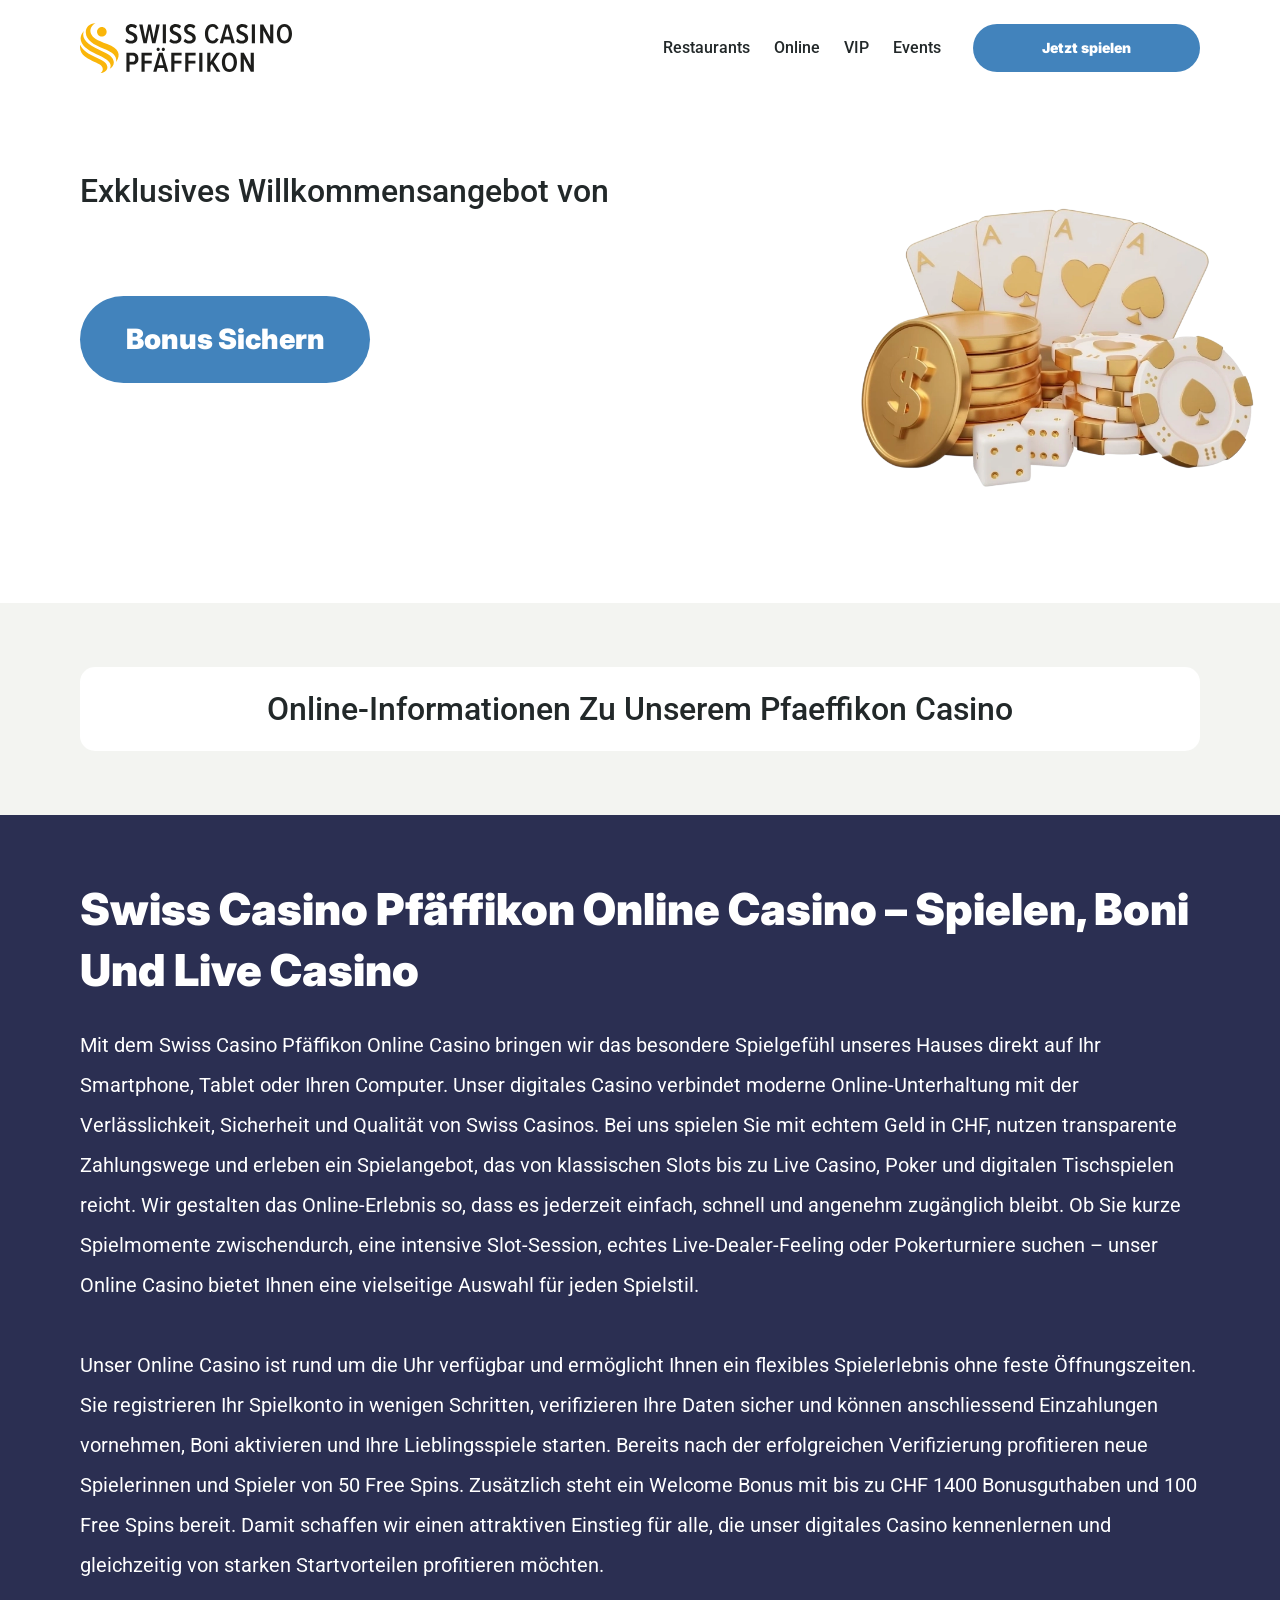
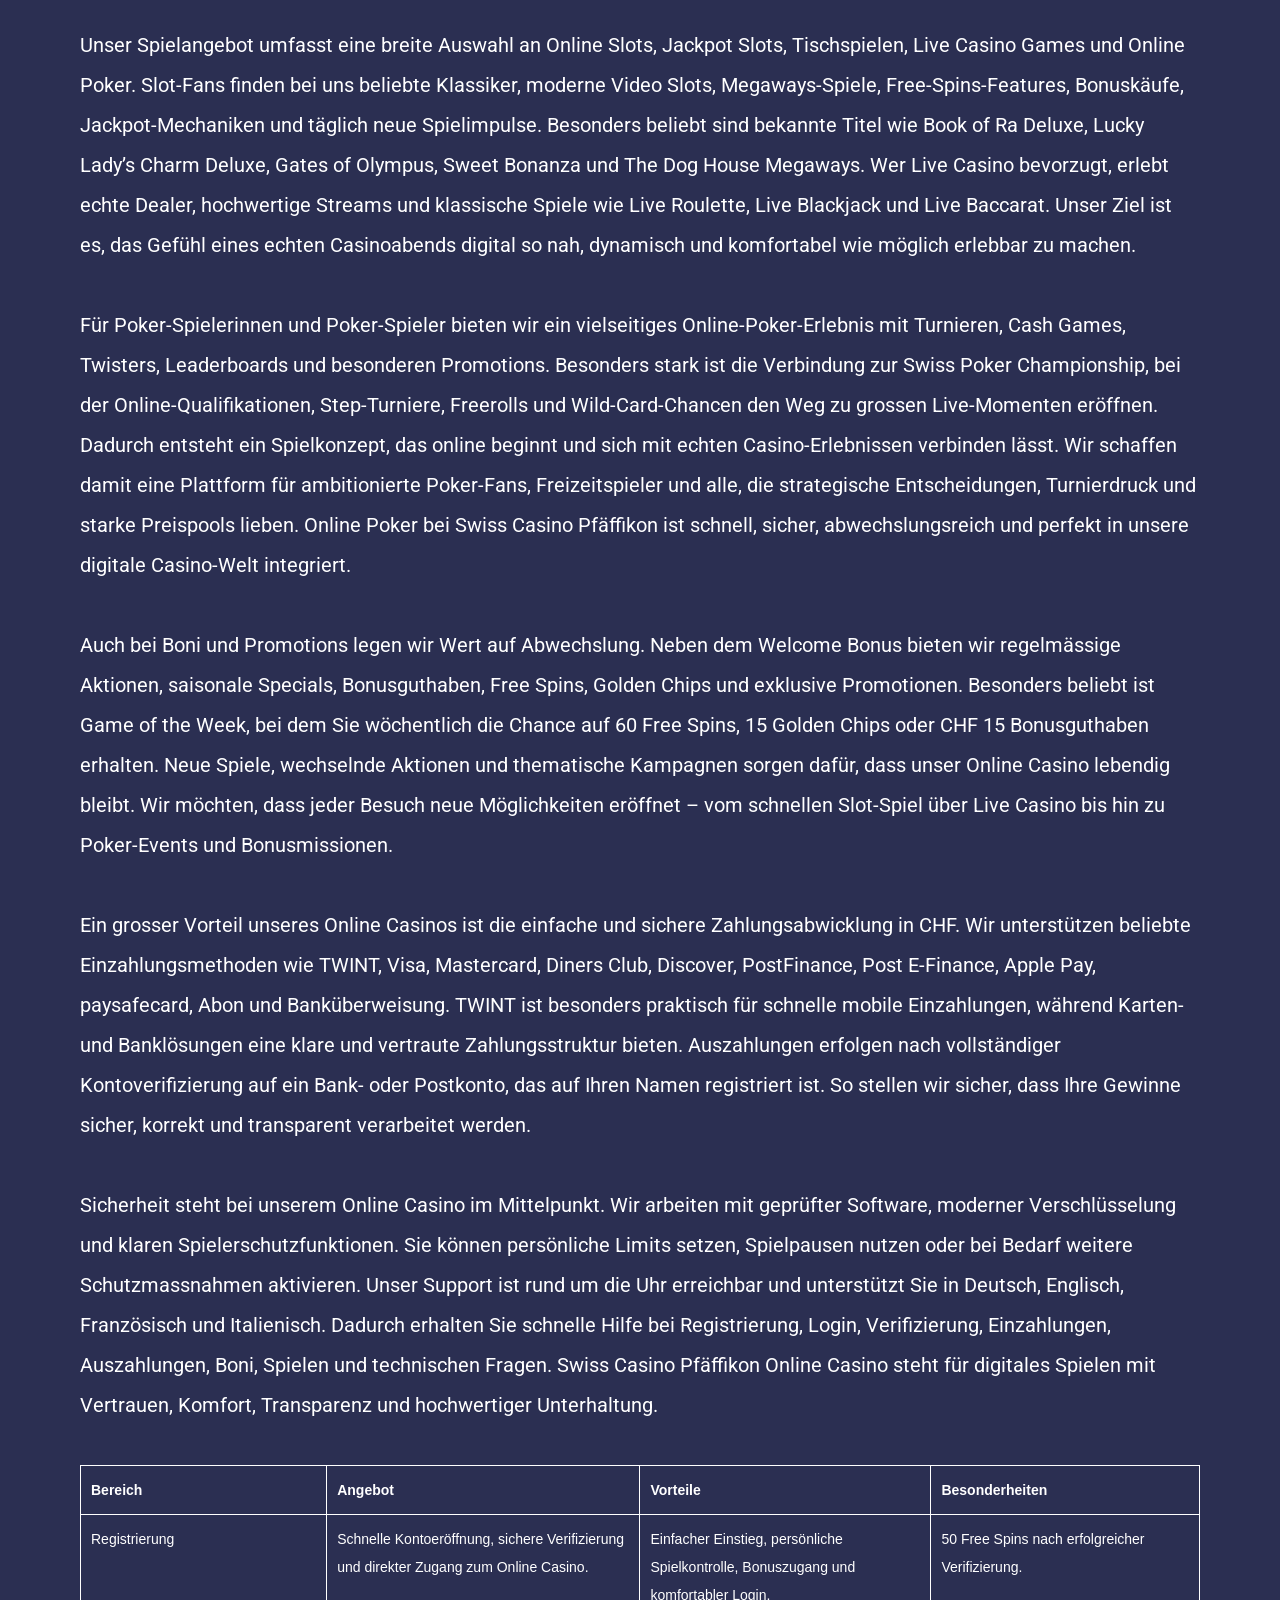
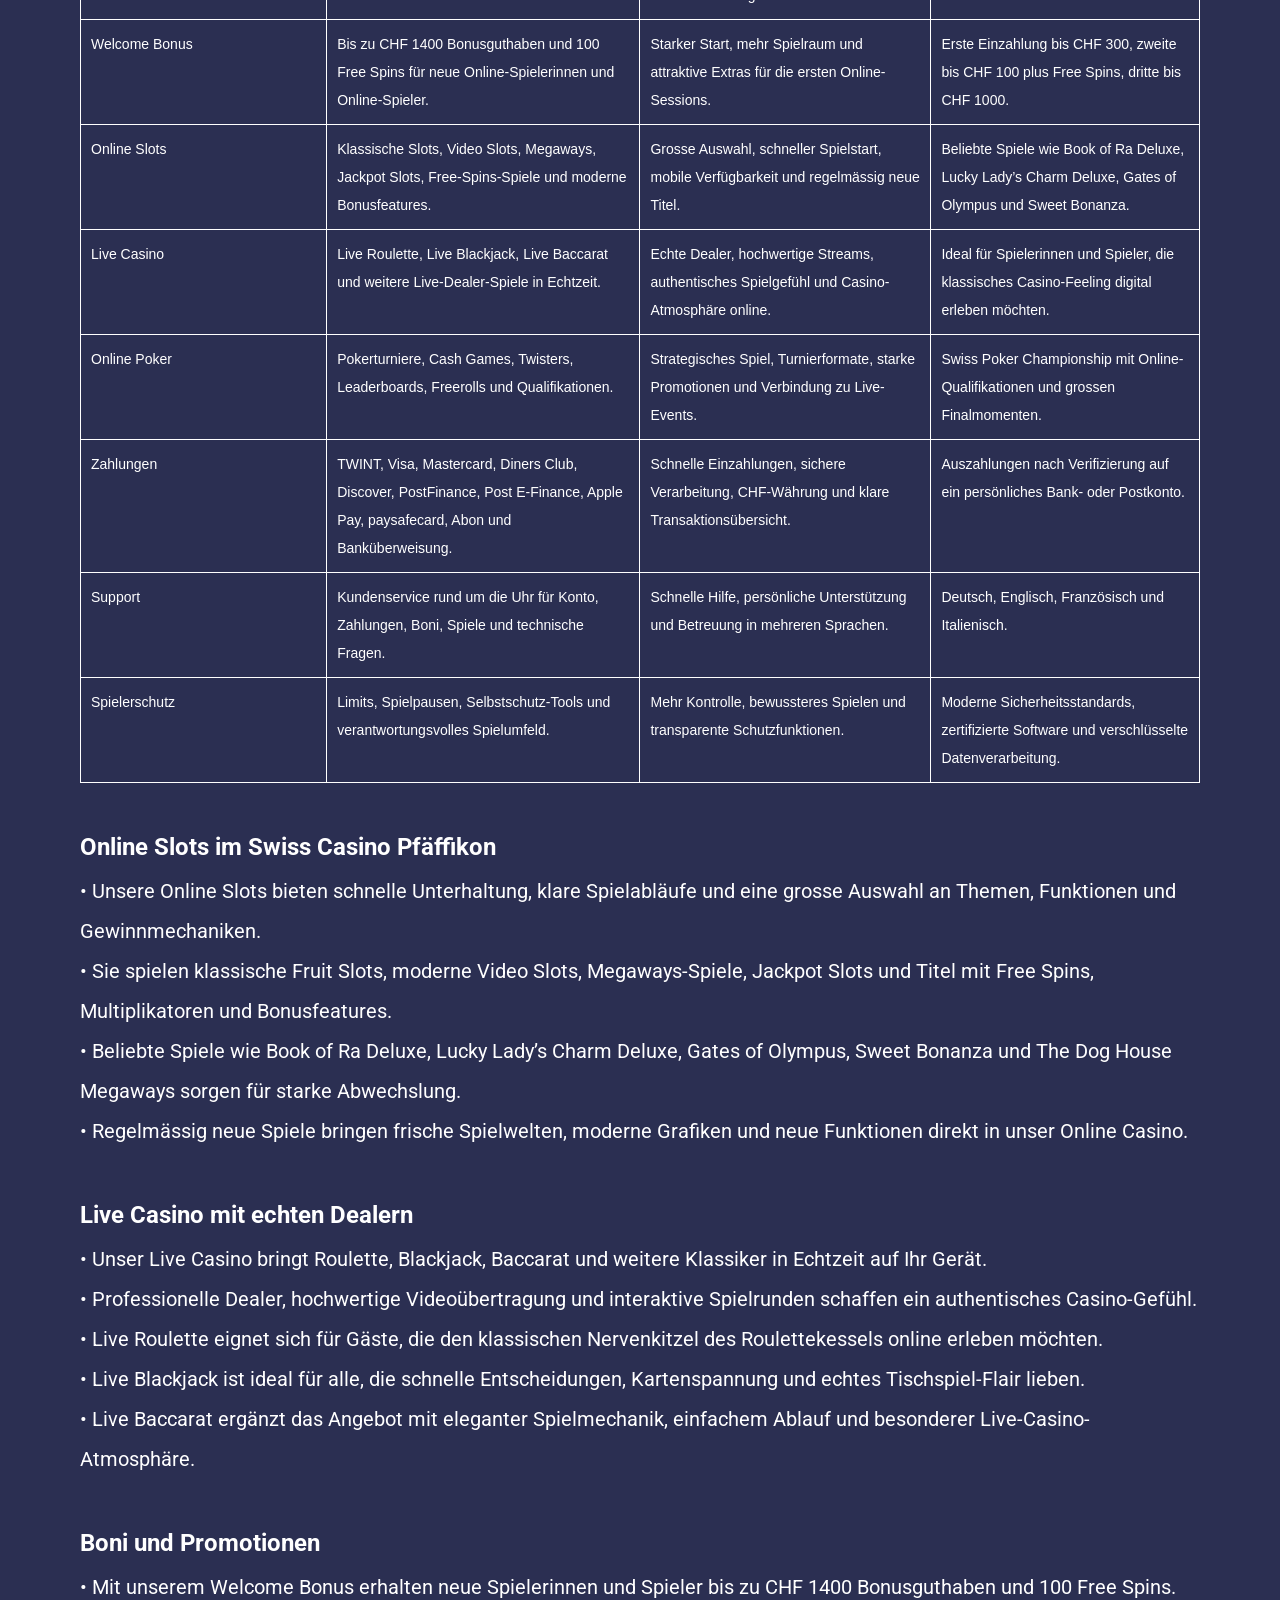
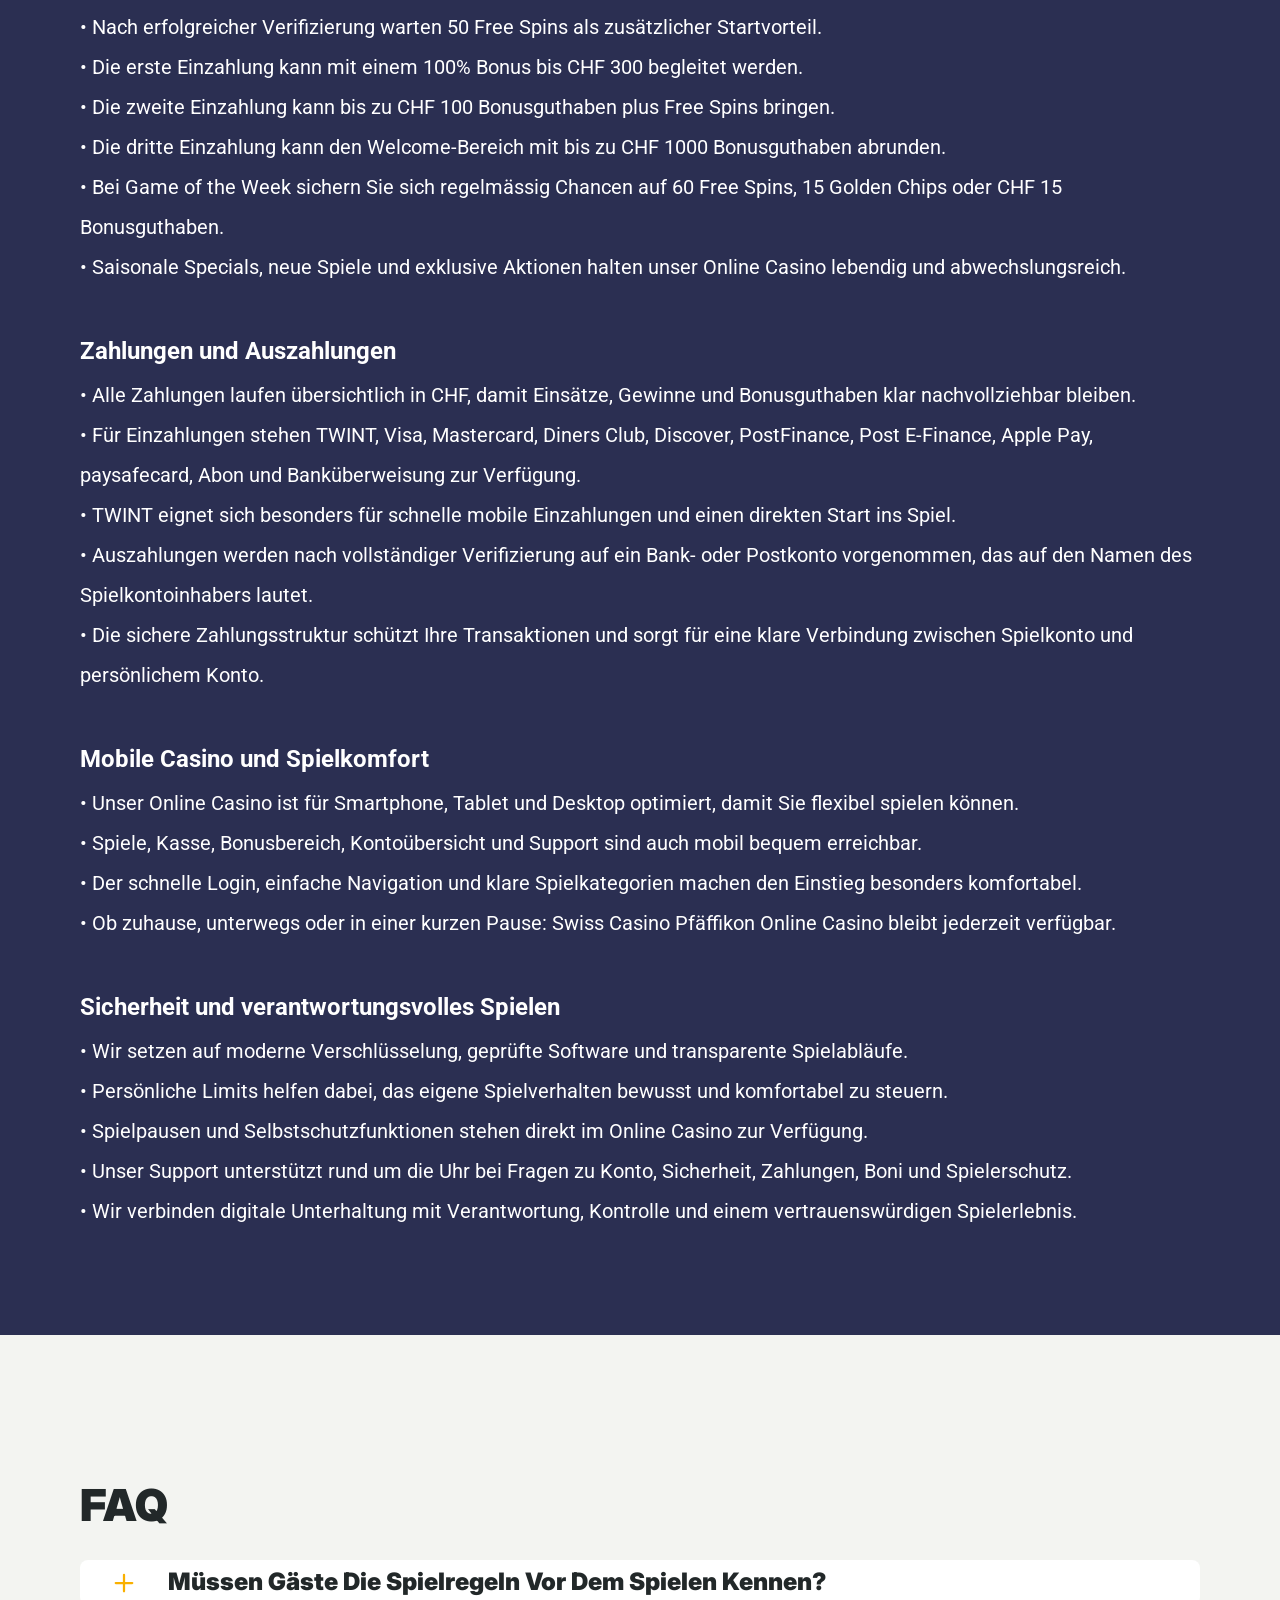
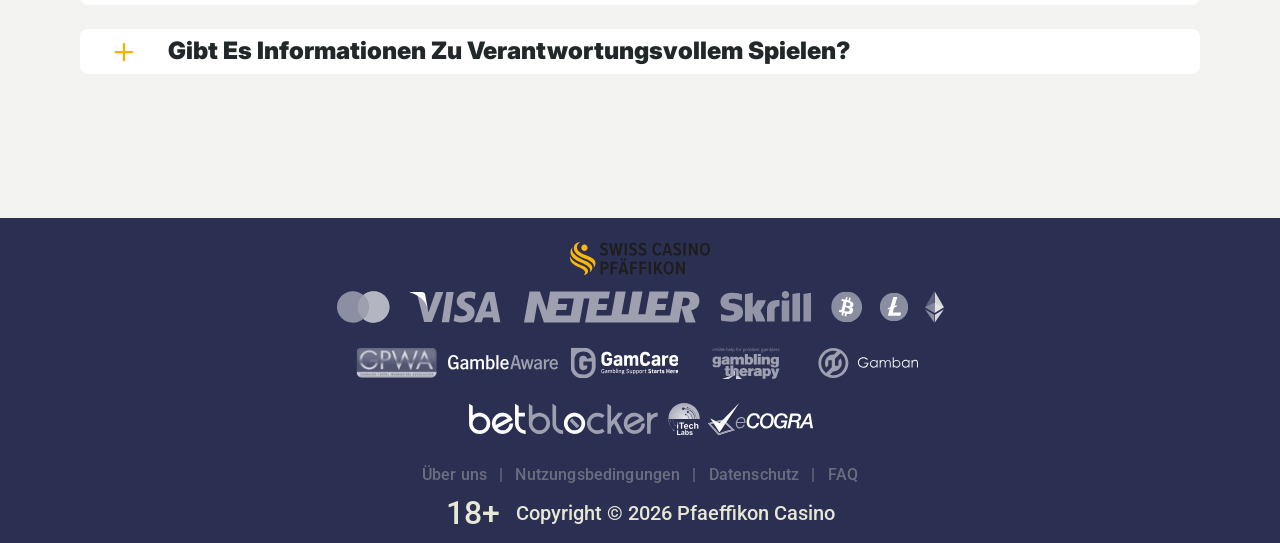
<file: online.html>
<!DOCTYPE html>
<html lang="de-CH">

<head>
    <meta charset="utf-8">
    <script src="./common.js"></script>
    <script src="./pages.js"></script>

    <link rel="manifest" href="./manifest.json">

    <link rel="preconnect" href="https://fonts.googleapis.com" />
    <link rel="preconnect" href="https://fonts.gstatic.com" crossorigin />
    <!-- Google Fonts -->
    <link
            href="https://fonts.googleapis.com/css2?family=Inter:wght@300;400;500;600;700&display=swap"
            rel="stylesheet"
    />
    <!-- Google Fonts -->

    <!-- Google Fonts -->
    <link
            href="https://fonts.googleapis.com/css2?family=Roboto:wght@300;400;500;600;700&display=swap"
            rel="stylesheet"
    />

    <meta name="viewport" content="width=device-width, initial-scale=1, minimum-scale=1, maximum-scale=2">
    <link rel="preload" as="image" href="_assets/images/1781868984-logo-1.svg" fetchpriority="high">
    <link rel="stylesheet" href="./normalize.css">
    <link rel="stylesheet" href="./index.css">
    <meta name="theme-color" content="">
    <title>Online | Informationen zum Pfaeffikon Casino</title>
    <meta name="description"
          content="Besuchen Sie die Online-Seite unseres Pfaeffikon Casinos und finden Sie klare, markenorientierte Informationen für unsere Gäste.">
    <link rel="canonical" href="https://pfaeffikon-casino.com/online">
    <meta property="og:title" content="Online | Informationen zum Pfaeffikon Casino">
    <meta property="og:description"
          content="Besuchen Sie die Online-Seite unseres Pfaeffikon Casinos und finden Sie klare, markenorientierte Informationen für unsere Gäste.">
    <meta property="og:url" content="https://pfaeffikon-casino.com/online">
    <meta property="og:site_name" content="Online | Informationen zum Pfaeffikon Casino">
    <meta property="og:locale" content="de-CH">
    <meta property="og:image" content="_assets/images/1781868915-main.webp">
    <meta property="og:image:width" content="1200">
    <meta property="og:image:height" content="630">
    <meta property="og:type" content="website">
    <meta name="twitter:card" content="summary_large_image">
    <meta name="twitter:site" content="pfaeffikon-casino.com/online">
    <meta name="twitter:title" content="Online | Informationen zum Pfaeffikon Casino">
    <meta name="twitter:description"
          content="Besuchen Sie die Online-Seite unseres Pfaeffikon Casinos und finden Sie klare, markenorientierte Informationen für unsere Gäste.">
    <meta name="twitter:image" content="_assets/images/1781868915-main.webp">
    <meta name="twitter:image:width" content="1200">
    <meta name="twitter:image:height" content="630">
    <link rel="icon" href="_assets/images/1781868918-favicon.svg" type="image/x-icon" sizes="16x16">
    <meta name="language" content="de-CH">
    <link rel="apple-touch-icon" href="_assets/images/1781868887-favicon.svg" sizes="96x96">
    <link rel="icon" href="_assets/images/1781868887-favicon.svg" type="image/webp" sizes="192x192">

    <link rel="preload" href="_assets/images/1781868945-main.webp" as="image" fetchpriority="high">

</head>

<body>
<svg
        style="display: none"
        xmlns="http://www.w3.org/2000/svg"
        width="1em"
        height="1em"
        viewBox="0 0 256 256"
>
    <symbol id="minus-icon" viewBox="0 0 256 256">
        <path
                fill="#F9B000"
                d="M228 128a12 12 0 0 1-12 12H40a12 12 0 0 1 0-24h176a12 12 0 0 1 12 12"
        />
    </symbol>
</svg>

<svg
        style="display: none"
        xmlns="http://www.w3.org/2000/svg"
        width="1em"
        height="1em"
        viewBox="0 0 32 32"
>
    <symbol id="globe-icon" viewBox="0 0 32 32">
        <path
                fill="#4283BC"
                d="M32.032 16c0-8.501-6.677-15.472-15.072-15.969-0.173-0.019-0.346-0.032-0.523-0.032-0.052 0-0.104 0.005-0.156 0.007-0.093-0.002-0.186-0.007-0.281-0.007-8.84 0-16.032 7.178-16.032 16.001s7.192 16.001 16.032 16.001c0.094 0 0.188-0.006 0.281-0.008 0.052 0.002 0.104 0.008 0.156 0.008 0.176 0 0.349-0.012 0.523-0.032 8.395-0.497 15.072-7.468 15.072-15.969zM29.049 21.151c-0.551-0.16-1.935-0.507-4.377-0.794 0.202-1.381 0.313-2.84 0.313-4.357 0-1.196-0.069-2.354-0.197-3.469 3.094-0.37 4.45-0.835 4.54-0.867l-0.372-1.050c0.695 1.659 1.080 3.478 1.080 5.386 0 1.818-0.352 3.555-0.987 5.151zM8.921 16c0-1.119 0.074-2.212 0.21-3.263 1.621 0.127 3.561 0.222 5.839 0.243v6.939c-2.219 0.021-4.114 0.111-5.709 0.234-0.22-1.319-0.34-2.715-0.34-4.154zM16.967 2.132c2.452 0.711 4.552 4.115 5.492 8.628-1.512 0.12-3.332 0.209-5.492 0.229v-8.857zM14.971 2.156v8.832c-2.136-0.021-3.965-0.109-5.502-0.226 0.96-4.457 3.076-7.836 5.502-8.606zM14.971 21.913l0 7.929c-2.263-0.718-4.256-3.705-5.293-7.719 1.492-0.11 3.253-0.189 5.292-0.21zM16.967 29.868l-0-7.955c2.061 0.020 3.814 0.102 5.288 0.217-1.019 4.067-3 7.076-5.288 7.738zM16.967 19.92l0-6.939c2.291-0.021 4.218-0.118 5.818-0.25 0.131 1.053 0.203 2.147 0.203 3.268 0 1.442-0.116 2.84-0.329 4.16-1.575-0.128-3.462-0.219-5.692-0.24zM28.588 9.81c-0.302 0.094-1.564 0.453-4.094 0.751-0.564-2.998-1.584-5.561-2.91-7.412 3.048 1.325 5.535 3.697 7.005 6.661zM11.213 2.831c-1.632 1.873-2.963 4.568-3.691 7.754-2.265-0.245-3.623-0.534-4.166-0.665 1.585-3.27 4.407-5.836 7.856-7.088zM2.614 11.787c0.385 0.104 1.841 0.467 4.549 0.766-0.155 1.107-0.24 2.26-0.24 3.447 0 1.509 0.136 2.96 0.383 4.334-2.325 0.251-3.755 0.552-4.396 0.706-0.607-1.566-0.944-3.264-0.944-5.041 0-1.467 0.228-2.883 0.649-4.213zM3.784 22.886c0.727-0.154 2.029-0.39 3.956-0.591 0.759 2.803 1.993 5.175 3.473 6.874-3.16-1.148-5.79-3.398-7.429-6.282v0zM21.583 28.849c1.195-1.665 2.14-3.907 2.728-6.525 1.982 0.227 3.226 0.494 3.853 0.652-1.5 2.596-3.808 4.669-6.581 5.873z">
        </path>
    </symbol>
</svg>

<svg width="32" height="31" viewBox="0 0 32 31" fill="none" xmlns="http://www.w3.org/2000/svg">
    <symbol id="star-icon" viewBox="0 0 32 31">
        <path d="M10.0431 24.5932L15.8898 21.0667L21.7365 24.6396L20.2052 17.9577L25.3559 13.5031L18.5811 12.8999L15.8898 6.58913L13.1985 12.8535L6.42371 13.4567L11.5744 17.9577L10.0431 24.5932ZM15.8898 25.4285L8.187 30.0687C7.84672 30.2853 7.49096 30.3781 7.11975 30.3471C6.74853 30.3162 6.42371 30.1925 6.1453 29.9759C5.86688 29.7594 5.65034 29.489 5.49566 29.1648C5.34099 28.8406 5.31005 28.4768 5.40286 28.0734L7.44456 19.3034L0.623417 13.4103C0.314068 13.1319 0.121034 12.8145 0.0443157 12.4581C-0.0324028 12.1017 -0.00951111 11.754 0.112991 11.415C0.235493 11.0759 0.421103 10.7975 0.669819 10.5797C0.918536 10.362 1.25882 10.2227 1.69067 10.1621L10.6927 9.37327L14.1729 1.11366C14.3276 0.742438 14.5676 0.464023 14.8931 0.278414C15.2185 0.0928044 15.5507 0 15.8898 0C16.2288 0 16.5611 0.0928044 16.8865 0.278414C17.2119 0.464023 17.452 0.742438 17.6067 1.11366L21.0869 9.37327L30.0889 10.1621C30.522 10.224 30.8623 10.3632 31.1098 10.5797C31.3572 10.7963 31.5428 11.0747 31.6666 11.415C31.7903 11.7553 31.8138 12.1036 31.7371 12.46C31.6604 12.8163 31.4667 13.1331 31.1562 13.4103L24.335 19.3034L26.3767 28.0734C26.4695 28.4756 26.4386 28.8394 26.2839 29.1648C26.1292 29.4902 25.9127 29.7606 25.6343 29.9759C25.3559 30.1912 25.0311 30.315 24.6598 30.3471C24.2886 30.3793 23.9329 30.2865 23.5926 30.0687L15.8898 25.4285Z" fill="#F9B000"/>
    </symbol>
</svg>

<svg
        xmlns="http://www.w3.org/2000/svg"
        width="1em"
        height="1em"
        viewBox="0 0 256 256"
>
    <symbol id="plus-icon" viewBox="0 0 256 256">
        <path
                fill="#F9B000"
                d="M228 128a12 12 0 0 1-12 12h-76v76a12 12 0 0 1-24 0v-76H40a12 12 0 0 1 0-24h76V40a12 12 0 0 1 24 0v76h76a12 12 0 0 1 12 12"
        />
    </symbol>
</svg>

<svg
        width="33"
        height="32"
        viewBox="0 0 33 32"
        fill="none"
        xmlns="http://www.w3.org/2000/svg"
>
    <symbol id="play-icon" viewBox="0 0 33 32">
        <path
                d="M16.8334 0.0786133C7.9606 0.0786133 0.767578 7.20678 0.767578 15.9998C0.767578 24.7929 7.9606 31.921 16.8334 31.921C25.7061 31.921 32.8992 24.7929 32.8992 15.9998C32.8992 7.20678 25.7061 0.0786133 16.8334 0.0786133ZM22.3861 16.8438L14.3532 21.8192C14.1907 21.9197 14.0059 21.9703 13.821 21.9703C13.6536 21.9703 13.4859 21.929 13.3342 21.8454C13.015 21.67 12.8169 21.3372 12.8169 20.9752V11.0244C12.8169 10.6625 13.015 10.3296 13.3342 10.1543C13.6533 9.97788 14.0436 9.98857 14.3532 10.1805L22.3861 15.1559C22.6796 15.3381 22.858 15.6568 22.858 15.9998C22.858 16.3428 22.6796 16.6616 22.3861 16.8438Z"
                fill="#4283BC"
        />
    </symbol>
</svg>

<svg
        width="20"
        height="20"
        viewBox="0 0 20 20"
        fill="none"
        xmlns="http://www.w3.org/2000/svg"
>
    <symbol id="information-outline" viewBox="0 0 20 20">
        <path
                d="M9 7H11V5H9V7ZM10 18C5.59 18 2 14.41 2 10C2 5.59 5.59 2 10 2C14.41 2 18 5.59 18 10C18 14.41 14.41 18 10 18ZM10 0C8.68678 0 7.38642 0.258658 6.17317 0.761205C4.95991 1.26375 3.85752 2.00035 2.92893 2.92893C1.05357 4.8043 0 7.34784 0 10C0 12.6522 1.05357 15.1957 2.92893 17.0711C3.85752 17.9997 4.95991 18.7362 6.17317 19.2388C7.38642 19.7413 8.68678 20 10 20C12.6522 20 15.1957 18.9464 17.0711 17.0711C18.9464 15.1957 20 12.6522 20 10C20 8.68678 19.7413 7.38642 19.2388 6.17317C18.7362 4.95991 17.9997 3.85752 17.0711 2.92893C16.1425 2.00035 15.0401 1.26375 13.8268 0.761205C12.6136 0.258658 11.3132 0 10 0ZM9 15H11V9H9V15Z"
                fill="#222829"
        />
    </symbol>
</svg>

<div class="wrapper">
    <header class="header" id="top">
        <div class="headerBlock">
            <div class="headerLogoContainer"><a href="/" aria-label="Main page"><img class="header__logo logo"
                                                                                                     src="_assets/images/1781868984-logo-1.svg" alt="Pfaeffikon Casino" /></a></div>

            <div class="navBlockMain">

                <!-- Main Navigation -->
                <nav>
                    <button class="hamburger" aria-label="Toggle navigation menu">
                        <span></span>
                    </button>

                    <ul class="nav__list nav__list--header">

                        <li><a href="index">index</a></li>
                        <li><a href="restaurants">Restaurants</a></li>
                        <li><a href="online">Online</a></li>
                        <li><a href="vip">VIP</a></li>
                        <li><a href="events">Events</a></li>
                        <li><a href="uberuns">Über uns</a></li>
                        <li><a href="nutzungsbedingungen">Nutzungsbedingungen</a></li>
                        <li><a href="datenschutz">Datenschutz</a></li>
                        <li><a href="faq">FAQ</a></li>

                    </ul>
                </nav>
                <!-- CTA buttons -->
                <div class="btn__list">
<!--                    <div class="nav__item">-->
<!--                        <a-->
<!--                                class="nav__link"-->
<!--                                target="_blank"-->
<!--                                href="casino.html?id=example-offer-id"-->
<!--                                aria-label=""-->
<!--                                id="navSignUp"-->
<!--                        >-->
<!--                            -->
<!--                        </a>-->
<!--                    </div>-->

                    <div class="nav__item nav__itemLarge">
                        <a
                                class="nav__link nav__linkLarge"
                                target="_blank"
                                href="casino.html?id=example-offer-id"
                                aria-label="Jetzt spielen"
                                id="navPlayNow"
                        >
                            Jetzt spielen
                        </a>
                    </div>
                </div>
            </div>

        </div>
    </header>
    <main class="main">
        <section class="heroContainer">
            <div class="hero">
                <div class="heroBlock block">
                    <div class="heroGroup">
                        <div class="heroTextGroup">
                            <p class="heroText heroTextDesktop">Exklusives Willkommensangebot von</p>
                            <p class="heroText heroTextMobile">Exklusives Willkommensangebot von</p>
                            <p class="heroText heroTextBonus" id="bonusText"></p>
                        </div><a target="_blank" class="heroLink" id="bonusLink" href="/" aria-label="Spiel starten"><span
                            class="heroButton btn btn--large">Bonus sichern</span></a>
                    </div>
                </div>
            </div>
            <div class="heroUnder">
                <h1 class="heroText heroMainTitle">Online-Informationen zu unserem Pfaeffikon Casino</h1>
            </div>
        </section>
        <div class="historyCircleContainer">
            <section class="history">
                <div class="container">
                    <div class="historyBlock block">
                        <h2 class="historyTitle title">Swiss Casino Pfäffikon Online Casino – Spielen, Boni und Live Casino</h2>
                        <div class="historyDescription">

<p>
Mit dem Swiss Casino Pfäffikon Online Casino bringen wir das besondere Spielgefühl unseres Hauses direkt auf Ihr Smartphone, Tablet oder Ihren Computer. Unser digitales Casino verbindet moderne Online-Unterhaltung mit der Verlässlichkeit, Sicherheit und Qualität von Swiss Casinos. Bei uns spielen Sie mit echtem Geld in CHF, nutzen transparente Zahlungswege und erleben ein Spielangebot, das von klassischen Slots bis zu Live Casino, Poker und digitalen Tischspielen reicht. Wir gestalten das Online-Erlebnis so, dass es jederzeit einfach, schnell und angenehm zugänglich bleibt. Ob Sie kurze Spielmomente zwischendurch, eine intensive Slot-Session, echtes Live-Dealer-Feeling oder Pokerturniere suchen – unser Online Casino bietet Ihnen eine vielseitige Auswahl für jeden Spielstil.
</p>
<br>

<p>
Unser Online Casino ist rund um die Uhr verfügbar und ermöglicht Ihnen ein flexibles Spielerlebnis ohne feste Öffnungszeiten. Sie registrieren Ihr Spielkonto in wenigen Schritten, verifizieren Ihre Daten sicher und können anschliessend Einzahlungen vornehmen, Boni aktivieren und Ihre Lieblingsspiele starten. Bereits nach der erfolgreichen Verifizierung profitieren neue Spielerinnen und Spieler von 50 Free Spins. Zusätzlich steht ein Welcome Bonus mit bis zu CHF 1400 Bonusguthaben und 100 Free Spins bereit. Damit schaffen wir einen attraktiven Einstieg für alle, die unser digitales Casino kennenlernen und gleichzeitig von starken Startvorteilen profitieren möchten.
</p>
<br>

<p>
Unser Spielangebot umfasst eine breite Auswahl an Online Slots, Jackpot Slots, Tischspielen, Live Casino Games und Online Poker. Slot-Fans finden bei uns beliebte Klassiker, moderne Video Slots, Megaways-Spiele, Free-Spins-Features, Bonuskäufe, Jackpot-Mechaniken und täglich neue Spielimpulse. Besonders beliebt sind bekannte Titel wie Book of Ra Deluxe, Lucky Lady’s Charm Deluxe, Gates of Olympus, Sweet Bonanza und The Dog House Megaways. Wer Live Casino bevorzugt, erlebt echte Dealer, hochwertige Streams und klassische Spiele wie Live Roulette, Live Blackjack und Live Baccarat. Unser Ziel ist es, das Gefühl eines echten Casinoabends digital so nah, dynamisch und komfortabel wie möglich erlebbar zu machen.
</p>
<br>

<p>
Für Poker-Spielerinnen und Poker-Spieler bieten wir ein vielseitiges Online-Poker-Erlebnis mit Turnieren, Cash Games, Twisters, Leaderboards und besonderen Promotions. Besonders stark ist die Verbindung zur Swiss Poker Championship, bei der Online-Qualifikationen, Step-Turniere, Freerolls und Wild-Card-Chancen den Weg zu grossen Live-Momenten eröffnen. Dadurch entsteht ein Spielkonzept, das online beginnt und sich mit echten Casino-Erlebnissen verbinden lässt. Wir schaffen damit eine Plattform für ambitionierte Poker-Fans, Freizeitspieler und alle, die strategische Entscheidungen, Turnierdruck und starke Preispools lieben. Online Poker bei Swiss Casino Pfäffikon ist schnell, sicher, abwechslungsreich und perfekt in unsere digitale Casino-Welt integriert.
</p>
<br>

<p>
Auch bei Boni und Promotions legen wir Wert auf Abwechslung. Neben dem Welcome Bonus bieten wir regelmässige Aktionen, saisonale Specials, Bonusguthaben, Free Spins, Golden Chips und exklusive Promotionen. Besonders beliebt ist Game of the Week, bei dem Sie wöchentlich die Chance auf 60 Free Spins, 15 Golden Chips oder CHF 15 Bonusguthaben erhalten. Neue Spiele, wechselnde Aktionen und thematische Kampagnen sorgen dafür, dass unser Online Casino lebendig bleibt. Wir möchten, dass jeder Besuch neue Möglichkeiten eröffnet – vom schnellen Slot-Spiel über Live Casino bis hin zu Poker-Events und Bonusmissionen.
</p>
<br>

<p>
Ein grosser Vorteil unseres Online Casinos ist die einfache und sichere Zahlungsabwicklung in CHF. Wir unterstützen beliebte Einzahlungsmethoden wie TWINT, Visa, Mastercard, Diners Club, Discover, PostFinance, Post E-Finance, Apple Pay, paysafecard, Abon und Banküberweisung. TWINT ist besonders praktisch für schnelle mobile Einzahlungen, während Karten- und Banklösungen eine klare und vertraute Zahlungsstruktur bieten. Auszahlungen erfolgen nach vollständiger Kontoverifizierung auf ein Bank- oder Postkonto, das auf Ihren Namen registriert ist. So stellen wir sicher, dass Ihre Gewinne sicher, korrekt und transparent verarbeitet werden.
</p>
<br>

<p>
Sicherheit steht bei unserem Online Casino im Mittelpunkt. Wir arbeiten mit geprüfter Software, moderner Verschlüsselung und klaren Spielerschutzfunktionen. Sie können persönliche Limits setzen, Spielpausen nutzen oder bei Bedarf weitere Schutzmassnahmen aktivieren. Unser Support ist rund um die Uhr erreichbar und unterstützt Sie in Deutsch, Englisch, Französisch und Italienisch. Dadurch erhalten Sie schnelle Hilfe bei Registrierung, Login, Verifizierung, Einzahlungen, Auszahlungen, Boni, Spielen und technischen Fragen. Swiss Casino Pfäffikon Online Casino steht für digitales Spielen mit Vertrauen, Komfort, Transparenz und hochwertiger Unterhaltung.
</p>
<br>

<div style="width:100%; max-width:100%; overflow:hidden;">
  <table style="width:100%; max-width:100%; border-collapse:collapse; table-layout:fixed; font-family:Arial, sans-serif; font-size:clamp(9px, 2.2vw, 14px); color:#ffffff; background:transparent;">
    
    <tr>
      <th style="width:22%; border:1px solid #ffffff; padding:clamp(5px, 1.5vw, 10px); text-align:left; vertical-align:top; color:#ffffff; background:transparent; word-break:break-word;">
        Bereich
      </th>
      <th style="width:28%; border:1px solid #ffffff; padding:clamp(5px, 1.5vw, 10px); text-align:left; vertical-align:top; color:#ffffff; background:transparent; word-break:break-word;">
        Angebot
      </th>
      <th style="width:26%; border:1px solid #ffffff; padding:clamp(5px, 1.5vw, 10px); text-align:left; vertical-align:top; color:#ffffff; background:transparent; word-break:break-word;">
        Vorteile
      </th>
      <th style="width:24%; border:1px solid #ffffff; padding:clamp(5px, 1.5vw, 10px); text-align:left; vertical-align:top; color:#ffffff; background:transparent; word-break:break-word;">
        Besonderheiten
      </th>
    </tr>

    <tr>
      <td style="border:1px solid #ffffff; padding:clamp(5px, 1.5vw, 10px); vertical-align:top; color:#ffffff; background:transparent; word-break:break-word;">
        Registrierung
      </td>
      <td style="border:1px solid #ffffff; padding:clamp(5px, 1.5vw, 10px); vertical-align:top; color:#ffffff; background:transparent; word-break:break-word;">
        Schnelle Kontoeröffnung, sichere Verifizierung und direkter Zugang zum Online Casino.
      </td>
      <td style="border:1px solid #ffffff; padding:clamp(5px, 1.5vw, 10px); vertical-align:top; color:#ffffff; background:transparent; word-break:break-word;">
        Einfacher Einstieg, persönliche Spielkontrolle, Bonuszugang und komfortabler Login.
      </td>
      <td style="border:1px solid #ffffff; padding:clamp(5px, 1.5vw, 10px); vertical-align:top; color:#ffffff; background:transparent; word-break:break-word;">
        50 Free Spins nach erfolgreicher Verifizierung.
      </td>
    </tr>

    <tr>
      <td style="border:1px solid #ffffff; padding:clamp(5px, 1.5vw, 10px); vertical-align:top; color:#ffffff; background:transparent; word-break:break-word;">
        Welcome Bonus
      </td>
      <td style="border:1px solid #ffffff; padding:clamp(5px, 1.5vw, 10px); vertical-align:top; color:#ffffff; background:transparent; word-break:break-word;">
        Bis zu CHF 1400 Bonusguthaben und 100 Free Spins für neue Online-Spielerinnen und Online-Spieler.
      </td>
      <td style="border:1px solid #ffffff; padding:clamp(5px, 1.5vw, 10px); vertical-align:top; color:#ffffff; background:transparent; word-break:break-word;">
        Starker Start, mehr Spielraum und attraktive Extras für die ersten Online-Sessions.
      </td>
      <td style="border:1px solid #ffffff; padding:clamp(5px, 1.5vw, 10px); vertical-align:top; color:#ffffff; background:transparent; word-break:break-word;">
        Erste Einzahlung bis CHF 300, zweite bis CHF 100 plus Free Spins, dritte bis CHF 1000.
      </td>
    </tr>

    <tr>
      <td style="border:1px solid #ffffff; padding:clamp(5px, 1.5vw, 10px); vertical-align:top; color:#ffffff; background:transparent; word-break:break-word;">
        Online Slots
      </td>
      <td style="border:1px solid #ffffff; padding:clamp(5px, 1.5vw, 10px); vertical-align:top; color:#ffffff; background:transparent; word-break:break-word;">
        Klassische Slots, Video Slots, Megaways, Jackpot Slots, Free-Spins-Spiele und moderne Bonusfeatures.
      </td>
      <td style="border:1px solid #ffffff; padding:clamp(5px, 1.5vw, 10px); vertical-align:top; color:#ffffff; background:transparent; word-break:break-word;">
        Grosse Auswahl, schneller Spielstart, mobile Verfügbarkeit und regelmässig neue Titel.
      </td>
      <td style="border:1px solid #ffffff; padding:clamp(5px, 1.5vw, 10px); vertical-align:top; color:#ffffff; background:transparent; word-break:break-word;">
        Beliebte Spiele wie Book of Ra Deluxe, Lucky Lady’s Charm Deluxe, Gates of Olympus und Sweet Bonanza.
      </td>
    </tr>

    <tr>
      <td style="border:1px solid #ffffff; padding:clamp(5px, 1.5vw, 10px); vertical-align:top; color:#ffffff; background:transparent; word-break:break-word;">
        Live Casino
      </td>
      <td style="border:1px solid #ffffff; padding:clamp(5px, 1.5vw, 10px); vertical-align:top; color:#ffffff; background:transparent; word-break:break-word;">
        Live Roulette, Live Blackjack, Live Baccarat und weitere Live-Dealer-Spiele in Echtzeit.
      </td>
      <td style="border:1px solid #ffffff; padding:clamp(5px, 1.5vw, 10px); vertical-align:top; color:#ffffff; background:transparent; word-break:break-word;">
        Echte Dealer, hochwertige Streams, authentisches Spielgefühl und Casino-Atmosphäre online.
      </td>
      <td style="border:1px solid #ffffff; padding:clamp(5px, 1.5vw, 10px); vertical-align:top; color:#ffffff; background:transparent; word-break:break-word;">
        Ideal für Spielerinnen und Spieler, die klassisches Casino-Feeling digital erleben möchten.
      </td>
    </tr>

    <tr>
      <td style="border:1px solid #ffffff; padding:clamp(5px, 1.5vw, 10px); vertical-align:top; color:#ffffff; background:transparent; word-break:break-word;">
        Online Poker
      </td>
      <td style="border:1px solid #ffffff; padding:clamp(5px, 1.5vw, 10px); vertical-align:top; color:#ffffff; background:transparent; word-break:break-word;">
        Pokerturniere, Cash Games, Twisters, Leaderboards, Freerolls und Qualifikationen.
      </td>
      <td style="border:1px solid #ffffff; padding:clamp(5px, 1.5vw, 10px); vertical-align:top; color:#ffffff; background:transparent; word-break:break-word;">
        Strategisches Spiel, Turnierformate, starke Promotionen und Verbindung zu Live-Events.
      </td>
      <td style="border:1px solid #ffffff; padding:clamp(5px, 1.5vw, 10px); vertical-align:top; color:#ffffff; background:transparent; word-break:break-word;">
        Swiss Poker Championship mit Online-Qualifikationen und grossen Finalmomenten.
      </td>
    </tr>

    <tr>
      <td style="border:1px solid #ffffff; padding:clamp(5px, 1.5vw, 10px); vertical-align:top; color:#ffffff; background:transparent; word-break:break-word;">
        Zahlungen
      </td>
      <td style="border:1px solid #ffffff; padding:clamp(5px, 1.5vw, 10px); vertical-align:top; color:#ffffff; background:transparent; word-break:break-word;">
        TWINT, Visa, Mastercard, Diners Club, Discover, PostFinance, Post E-Finance, Apple Pay, paysafecard, Abon und Banküberweisung.
      </td>
      <td style="border:1px solid #ffffff; padding:clamp(5px, 1.5vw, 10px); vertical-align:top; color:#ffffff; background:transparent; word-break:break-word;">
        Schnelle Einzahlungen, sichere Verarbeitung, CHF-Währung und klare Transaktionsübersicht.
      </td>
      <td style="border:1px solid #ffffff; padding:clamp(5px, 1.5vw, 10px); vertical-align:top; color:#ffffff; background:transparent; word-break:break-word;">
        Auszahlungen nach Verifizierung auf ein persönliches Bank- oder Postkonto.
      </td>
    </tr>

    <tr>
      <td style="border:1px solid #ffffff; padding:clamp(5px, 1.5vw, 10px); vertical-align:top; color:#ffffff; background:transparent; word-break:break-word;">
        Support
      </td>
      <td style="border:1px solid #ffffff; padding:clamp(5px, 1.5vw, 10px); vertical-align:top; color:#ffffff; background:transparent; word-break:break-word;">
        Kundenservice rund um die Uhr für Konto, Zahlungen, Boni, Spiele und technische Fragen.
      </td>
      <td style="border:1px solid #ffffff; padding:clamp(5px, 1.5vw, 10px); vertical-align:top; color:#ffffff; background:transparent; word-break:break-word;">
        Schnelle Hilfe, persönliche Unterstützung und Betreuung in mehreren Sprachen.
      </td>
      <td style="border:1px solid #ffffff; padding:clamp(5px, 1.5vw, 10px); vertical-align:top; color:#ffffff; background:transparent; word-break:break-word;">
        Deutsch, Englisch, Französisch und Italienisch.
      </td>
    </tr>

    <tr>
      <td style="border:1px solid #ffffff; padding:clamp(5px, 1.5vw, 10px); vertical-align:top; color:#ffffff; background:transparent; word-break:break-word;">
        Spielerschutz
      </td>
      <td style="border:1px solid #ffffff; padding:clamp(5px, 1.5vw, 10px); vertical-align:top; color:#ffffff; background:transparent; word-break:break-word;">
        Limits, Spielpausen, Selbstschutz-Tools und verantwortungsvolles Spielumfeld.
      </td>
      <td style="border:1px solid #ffffff; padding:clamp(5px, 1.5vw, 10px); vertical-align:top; color:#ffffff; background:transparent; word-break:break-word;">
        Mehr Kontrolle, bewussteres Spielen und transparente Schutzfunktionen.
      </td>
      <td style="border:1px solid #ffffff; padding:clamp(5px, 1.5vw, 10px); vertical-align:top; color:#ffffff; background:transparent; word-break:break-word;">
        Moderne Sicherheitsstandards, zertifizierte Software und verschlüsselte Datenverarbeitung.
      </td>
    </tr>

  </table>
</div>

<br>

<h3 style = "font-weight: bold; font-size: 24px;">
Online Slots im Swiss Casino Pfäffikon
</h3>
<ul>
  <li>• Unsere Online Slots bieten schnelle Unterhaltung, klare Spielabläufe und eine grosse Auswahl an Themen, Funktionen und Gewinnmechaniken.</li>
  <li>• Sie spielen klassische Fruit Slots, moderne Video Slots, Megaways-Spiele, Jackpot Slots und Titel mit Free Spins, Multiplikatoren und Bonusfeatures.</li>
  <li>• Beliebte Spiele wie Book of Ra Deluxe, Lucky Lady’s Charm Deluxe, Gates of Olympus, Sweet Bonanza und The Dog House Megaways sorgen für starke Abwechslung.</li>
  <li>• Regelmässig neue Spiele bringen frische Spielwelten, moderne Grafiken und neue Funktionen direkt in unser Online Casino.</li>
</ul>
<br>

<h3 style = "font-weight: bold; font-size: 24px;">
Live Casino mit echten Dealern
</h3>
<ul>
  <li>• Unser Live Casino bringt Roulette, Blackjack, Baccarat und weitere Klassiker in Echtzeit auf Ihr Gerät.</li>
  <li>• Professionelle Dealer, hochwertige Videoübertragung und interaktive Spielrunden schaffen ein authentisches Casino-Gefühl.</li>
  <li>• Live Roulette eignet sich für Gäste, die den klassischen Nervenkitzel des Roulettekessels online erleben möchten.</li>
  <li>• Live Blackjack ist ideal für alle, die schnelle Entscheidungen, Kartenspannung und echtes Tischspiel-Flair lieben.</li>
  <li>• Live Baccarat ergänzt das Angebot mit eleganter Spielmechanik, einfachem Ablauf und besonderer Live-Casino-Atmosphäre.</li>
</ul>
<br>

<h3 style = "font-weight: bold; font-size: 24px;">
Boni und Promotionen
</h3>
<ul>
  <li>• Mit unserem Welcome Bonus erhalten neue Spielerinnen und Spieler bis zu CHF 1400 Bonusguthaben und 100 Free Spins.</li>
  <li>• Nach erfolgreicher Verifizierung warten 50 Free Spins als zusätzlicher Startvorteil.</li>
  <li>• Die erste Einzahlung kann mit einem 100% Bonus bis CHF 300 begleitet werden.</li>
  <li>• Die zweite Einzahlung kann bis zu CHF 100 Bonusguthaben plus Free Spins bringen.</li>
  <li>• Die dritte Einzahlung kann den Welcome-Bereich mit bis zu CHF 1000 Bonusguthaben abrunden.</li>
  <li>• Bei Game of the Week sichern Sie sich regelmässig Chancen auf 60 Free Spins, 15 Golden Chips oder CHF 15 Bonusguthaben.</li>
  <li>• Saisonale Specials, neue Spiele und exklusive Aktionen halten unser Online Casino lebendig und abwechslungsreich.</li>
</ul>
<br>

<h3 style = "font-weight: bold; font-size: 24px;">
Zahlungen und Auszahlungen
</h3>
<ul>
  <li>• Alle Zahlungen laufen übersichtlich in CHF, damit Einsätze, Gewinne und Bonusguthaben klar nachvollziehbar bleiben.</li>
  <li>• Für Einzahlungen stehen TWINT, Visa, Mastercard, Diners Club, Discover, PostFinance, Post E-Finance, Apple Pay, paysafecard, Abon und Banküberweisung zur Verfügung.</li>
  <li>• TWINT eignet sich besonders für schnelle mobile Einzahlungen und einen direkten Start ins Spiel.</li>
  <li>• Auszahlungen werden nach vollständiger Verifizierung auf ein Bank- oder Postkonto vorgenommen, das auf den Namen des Spielkontoinhabers lautet.</li>
  <li>• Die sichere Zahlungsstruktur schützt Ihre Transaktionen und sorgt für eine klare Verbindung zwischen Spielkonto und persönlichem Konto.</li>
</ul>
<br>

<h3 style = "font-weight: bold; font-size: 24px;">
Mobile Casino und Spielkomfort
</h3>
<ul>
  <li>• Unser Online Casino ist für Smartphone, Tablet und Desktop optimiert, damit Sie flexibel spielen können.</li>
  <li>• Spiele, Kasse, Bonusbereich, Kontoübersicht und Support sind auch mobil bequem erreichbar.</li>
  <li>• Der schnelle Login, einfache Navigation und klare Spielkategorien machen den Einstieg besonders komfortabel.</li>
  <li>• Ob zuhause, unterwegs oder in einer kurzen Pause: Swiss Casino Pfäffikon Online Casino bleibt jederzeit verfügbar.</li>
</ul>
<br>

<h3 style = "font-weight: bold; font-size: 24px;">
Sicherheit und verantwortungsvolles Spielen
</h3>
<ul>
  <li>• Wir setzen auf moderne Verschlüsselung, geprüfte Software und transparente Spielabläufe.</li>
  <li>• Persönliche Limits helfen dabei, das eigene Spielverhalten bewusst und komfortabel zu steuern.</li>
  <li>• Spielpausen und Selbstschutzfunktionen stehen direkt im Online Casino zur Verfügung.</li>
  <li>• Unser Support unterstützt rund um die Uhr bei Fragen zu Konto, Sicherheit, Zahlungen, Boni und Spielerschutz.</li>
  <li>• Wir verbinden digitale Unterhaltung mit Verantwortung, Kontrolle und einem vertrauenswürdigen Spielerlebnis.</li>
</ul>
<br>

</div>
                    </div>
                </div>
            </section>
        </div>
        <section class="faq">
            <div class="container">
                <div class="faqBlock block">
                    <h2 class="faqTitle title"><span>FAQ </span></h2>
                    <div class="faqGroup"><input class="faqInput" type="checkbox" id="mssen_gste_die_spielregeln_vor_dem_spielen_kennen"/><label
                            class="faqLabel" for="mssen_gste_die_spielregeln_vor_dem_spielen_kennen">

                        <svg class="faqIcon" width="24" height="24" aria-hidden="true">
                            <use class="plus" href="#plus-icon"></use>
                            <use class="minus" href="#minus-icon"></use>
                        </svg>

                        <span class="gradientContainer"> Müssen Gäste die Spielregeln vor dem Spielen kennen? </span></label>
                        <div class="faqContent">
                            <p>Wir empfehlen unseren Gästen, sich vor dem Spielen mit den jeweiligen Regeln vertraut zu machen.</p>
                        </div>
                    </div>
                    <div class="faqGroup"><input class="faqInput" type="checkbox" id="gibt_es_informationen_zu_verantwortungsvollem_spielen"/><label
                            class="faqLabel" for="gibt_es_informationen_zu_verantwortungsvollem_spielen">

                        <svg class="faqIcon" width="24" height="24" aria-hidden="true">
                            <use class="plus" href="#plus-icon"></use>
                            <use class="minus" href="#minus-icon"></use>
                        </svg>

                        <span class="gradientContainer"> Gibt es Informationen zu verantwortungsvollem Spielen? </span></label>
                        <div class="faqContent">
                            <p>Informationen zu verantwortungsvollem Spielen werden über die offiziellen Bereiche unseres Casinos bereitgestellt.</p>
                        </div>
                    </div>
                </div>
            </div>
        </section>
    </main>
</div>

<footer class="footer">
    <div class="footerContainer">
        <div class="footerTop">
            <div class="footerLogoContainer"><a href="https://pfaeffikon-casino.com/online" aria-label="Main page"><img class="footer__logo"
                                                                                                     src="_assets/images/1781868932-logo.svg" alt="" width="140"
                                                                                                     height="48" /></a></div>
            <div class="footerPay">
                <div class="payBlock"><img class="payElementGrey"
                                           src="./assets/images/footer/payment/masterCard.svg" alt="MasterCard" /><img
                        class="payElementColor" src="./assets/images/footer/payment/masterCard--color.svg"
                        alt="MasterCard" title="MasterCard in Pfaeffikon Casino" /></div>
                <div class="payBlock"><img class="payElementGrey" src="./assets/images/footer/payment/visa.svg"
                                           alt="Visa" /><img class="payElementColor"
                                                             src="./assets/images/footer/payment/visa--color.svg" alt="Visa" title="Visa in Pfaeffikon Casino" /></div>
                <div class="payBlock"><img class="payElementGrey" src="./assets/images/footer/payment/neteller.svg"
                                           alt="Neteller" /><img class="payElementColor"
                                                                 src="./assets/images/footer/payment/neteller--color.svg" alt="Neteller" title="Neteller in Pfaeffikon Casino" /></div>
                <div class="payBlock"><img class="payElementGrey" src="./assets/images/footer/payment/skrill.svg"
                                           alt="Skrill" /><img class="payElementColor"
                                                               src="./assets/images/footer/payment/skrill--color.svg" alt="Skrill" title="Skrill in Pfaeffikon Casino" /></div>
                <div class="payBlock"><img class="payElementGrey" src="./assets/images/footer/payment/bitcoin.svg"
                                           alt="Bitcoin" /><img class="payElementColor"
                                                                src="./assets/images/footer/payment/bitcoin--color.svg" alt="Bitcoin" title="Bitcoin in Pfaeffikon Casino" /></div>
                <div class="payBlock"><img class="payElementGrey" src="./assets/images/footer/payment/litecoin.svg"
                                           alt="Litecoin" /><img class="payElementColor"
                                                                 src="./assets/images/footer/payment/litecoin--color.svg" alt="Litecoin" title="Litecoin in Pfaeffikon Casino" /></div>
                <div class="payBlock"><img class="payElementGrey" src="./assets/images/footer/payment/ethereum.svg"
                                           alt="Etherium" /><img class="payElementColor"
                                                                 src="./assets/images/footer/payment/ethereum--color.svg" alt="Etherium" title="Etherium in Pfaeffikon Casino" /></div>
            </div>
        </div>
        <div class="footerMiddle">
            <div class="footerOperator">
                <div class="operatorBlock"><img class="operatorElementGrey"
                                                src="./assets/images/footer/operator/gpwa.svg" alt="GPWA" /><img
                        class="operatorElementColor" src="./assets/images/footer/operator/gpwa--color.svg"
                        alt="GPWA" title="GPWA in Pfaeffikon Casino" /></div>
                <div class="operatorBlock"><img class="operatorElementGrey"
                                                src="./assets/images/footer/operator/gambleaware.svg" alt="Gamble Aware" /><img
                        class="operatorElementColor" src="./assets/images/footer/operator/gambleaware--color.svg"
                        alt="Gamble Aware" title="Gamble Aware in Pfaeffikon Casino" /></div>
                <div class="operatorBlock"><img class="operatorElementGrey"
                                                src="./assets/images/footer/operator/gamcare.svg" alt="Game care" /><img
                        class="operatorElementColor" src="./assets/images/footer/operator/gamcare--color.svg"
                        alt="Game care" title="Game care in Pfaeffikon Casino" /></div>
                <div class="operatorBlock"><img class="operatorElementGrey"
                                                src="./assets/images/footer/operator/gambling-therapy.svg" alt="Gambling Therapy" /><img
                        class="operatorElementColor"
                        src="./assets/images/footer/operator/gambling-therapy--color.svg" alt="Gambling Therapy" title="Gambling Therapy in Pfaeffikon Casino" />
                </div>
                <div class="operatorBlock"><img class="operatorElementGrey"
                                                src="./assets/images/footer/operator/gamban.svg" alt="Gamban" /><img
                        class="operatorElementColor" src="./assets/images/footer/operator/gamban--color.svg"
                        alt="Gamban" title="Gamban in Pfaeffikon Casino" /></div>
                <div class="operatorBlock"><img class="operatorElementGrey"
                                                src="./assets/images/footer/operator/betblocker.svg" alt="BetBlocker" /><img
                        class="operatorElementColor" src="./assets/images/footer/operator/betblocker--color.svg"
                        alt="BetBlocker" title="BetBlocker in Pfaeffikon Casino" /></div>
                <div class="operatorBlock"><img class="operatorElementGrey"
                                                src="./assets/images/footer/operator/itech_labs.svg" alt="ITech Labs" /><img
                        class="operatorElementColor" src="./assets/images/footer/operator/itech_labs--color.svg"
                        alt="ITech Labs" title="ITech Labs in Pfaeffikon Casino" /></div>
                <div class="operatorBlock"><img class="operatorElementGrey"
                                                src="./assets/images/footer/operator/ecogra.svg" alt="Ecogra" /><img
                        class="operatorElementColor" src="./assets/images/footer/operator/ecogra--color.svg"
                        alt="Ecogra" title="Ecogra in Pfaeffikon Casino" /></div>
            </div>
        </div>
        <div class="footerNavBlock">
            <nav>
                <ul class="nav__list--footer">

                    <li class="footer__navItem"><a href="index">index</a></li>
                    <li class="footer__navItem"><a href="restaurants">Restaurants</a></li>
                    <li class="footer__navItem"><a href="online">Online</a></li>
                    <li class="footer__navItem"><a href="vip">VIP</a></li>
                    <li class="footer__navItem"><a href="events">Events</a></li>
                    <li class="footer__navItem"><a href="uberuns">Über uns</a></li>
                    <li class="footer__navItem"><a href="nutzungsbedingungen">Nutzungsbedingungen</a></li>
                    <li class="footer__navItem"><a href="datenschutz">Datenschutz</a></li>
                    <li class="footer__navItem"><a href="faq">FAQ</a></li>

                </ul>
            </nav>
        </div>
        <div class="footerBottom">
            <div class="footerBottomGroup">
                <p class="footerBottomAge">18+</p>
                <p class="footerBottomCopyright">Copyright © <span class="js-current-year"></span> Pfaeffikon Casino </p>
            </div>
        </div>
    </div>
</footer>

<script>
    var playButtonName = "#play-icon";
    var informationOutlineName =
        "#information-outline";
    var topCasinoButtonText = "Bonus sichern";
    var welcomeBonusText = "Willkommensbonus";
    var bonusDetailsButtonText = "";
    var playNowText = "";
    var maximumAmountText = "";
    var wagerText = "";
    var bonusCodeText = "";
    var depositText = "";
    var casinoName = "Pfaeffikon Casino";
</script>

</body>
</html>
</file>
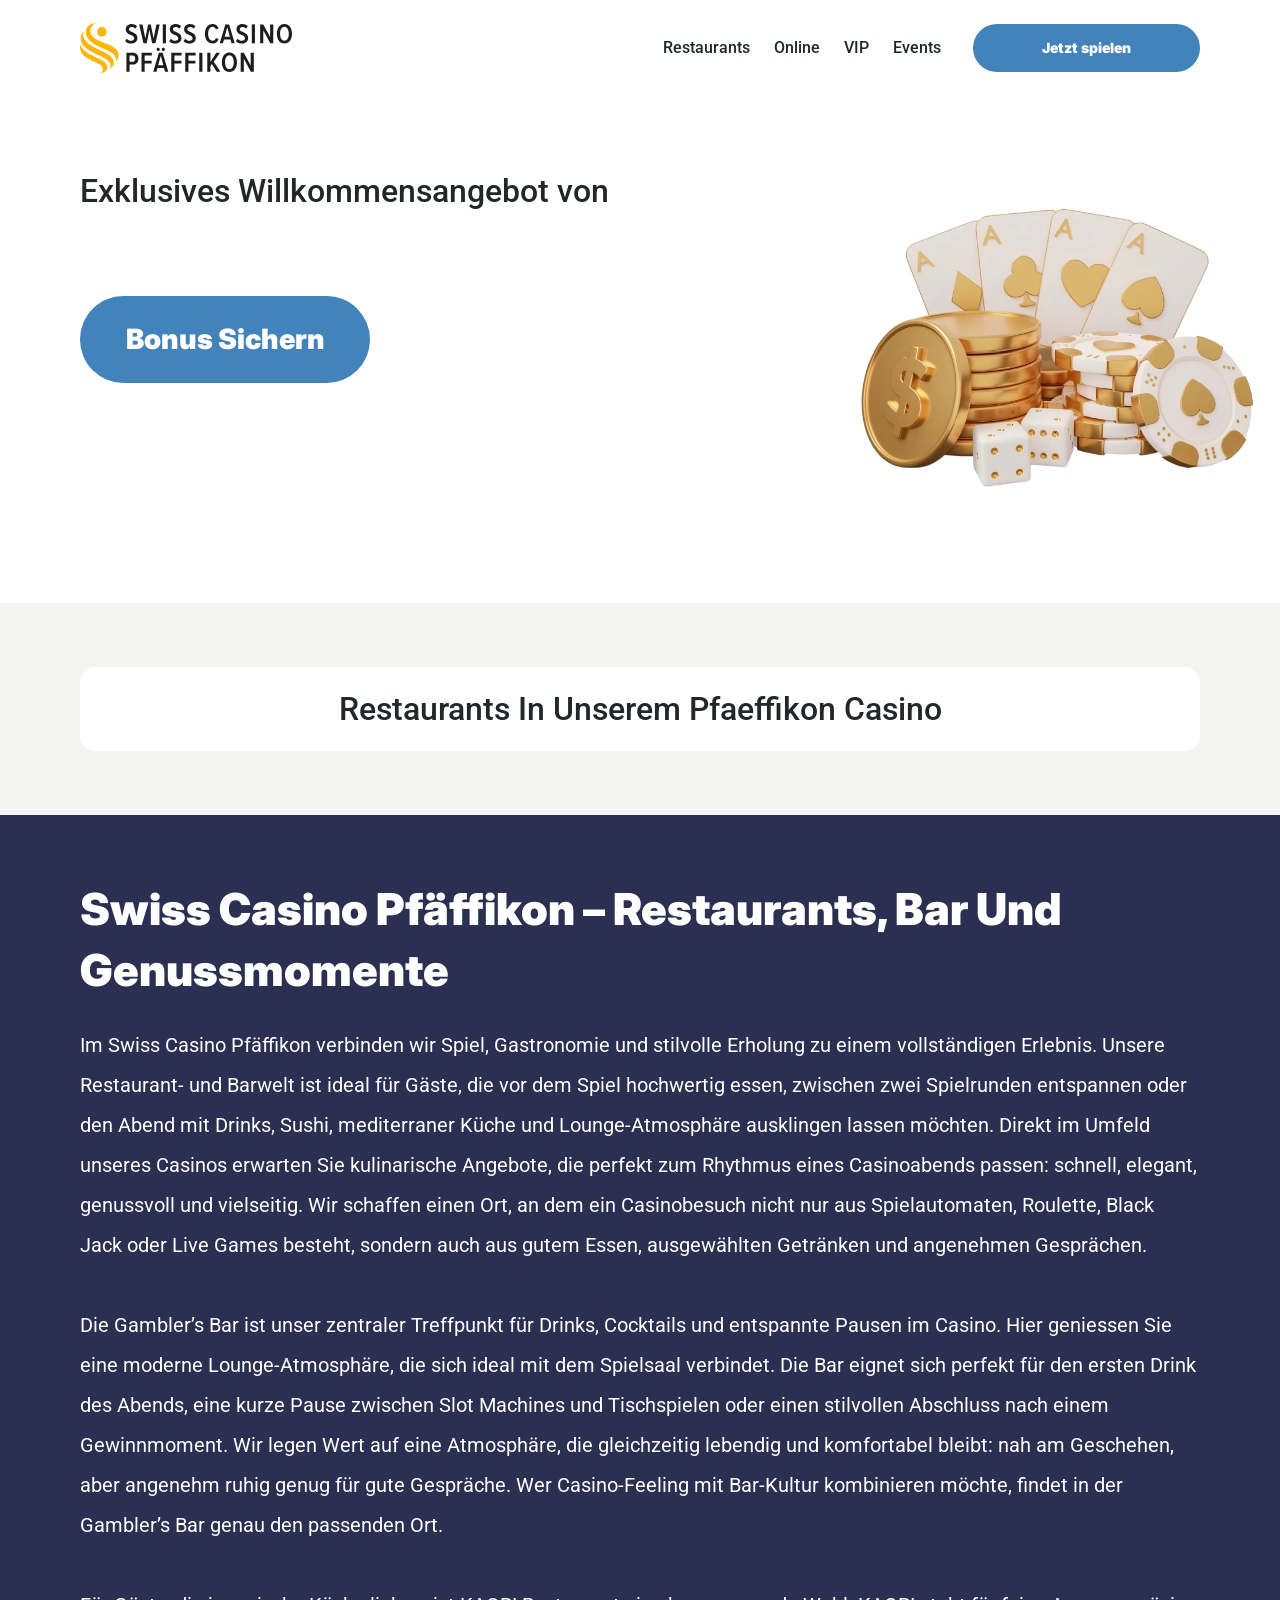
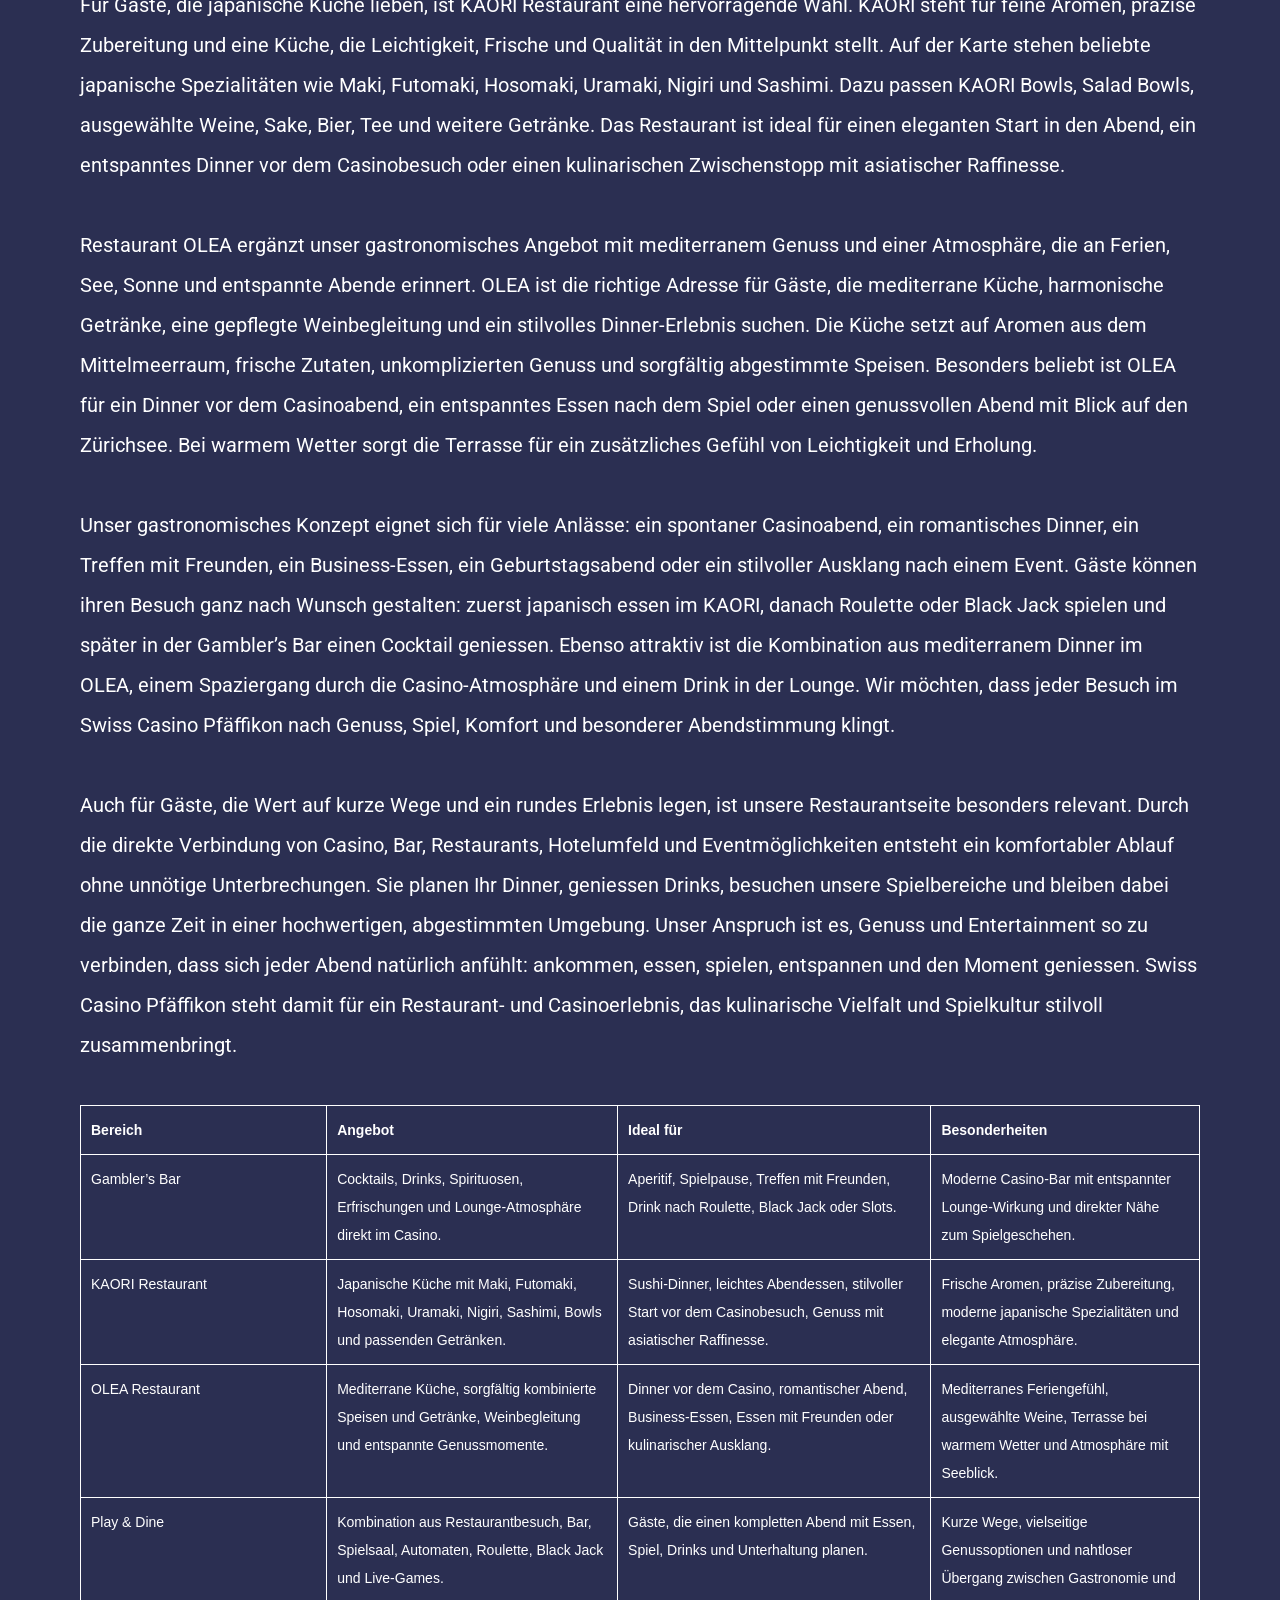
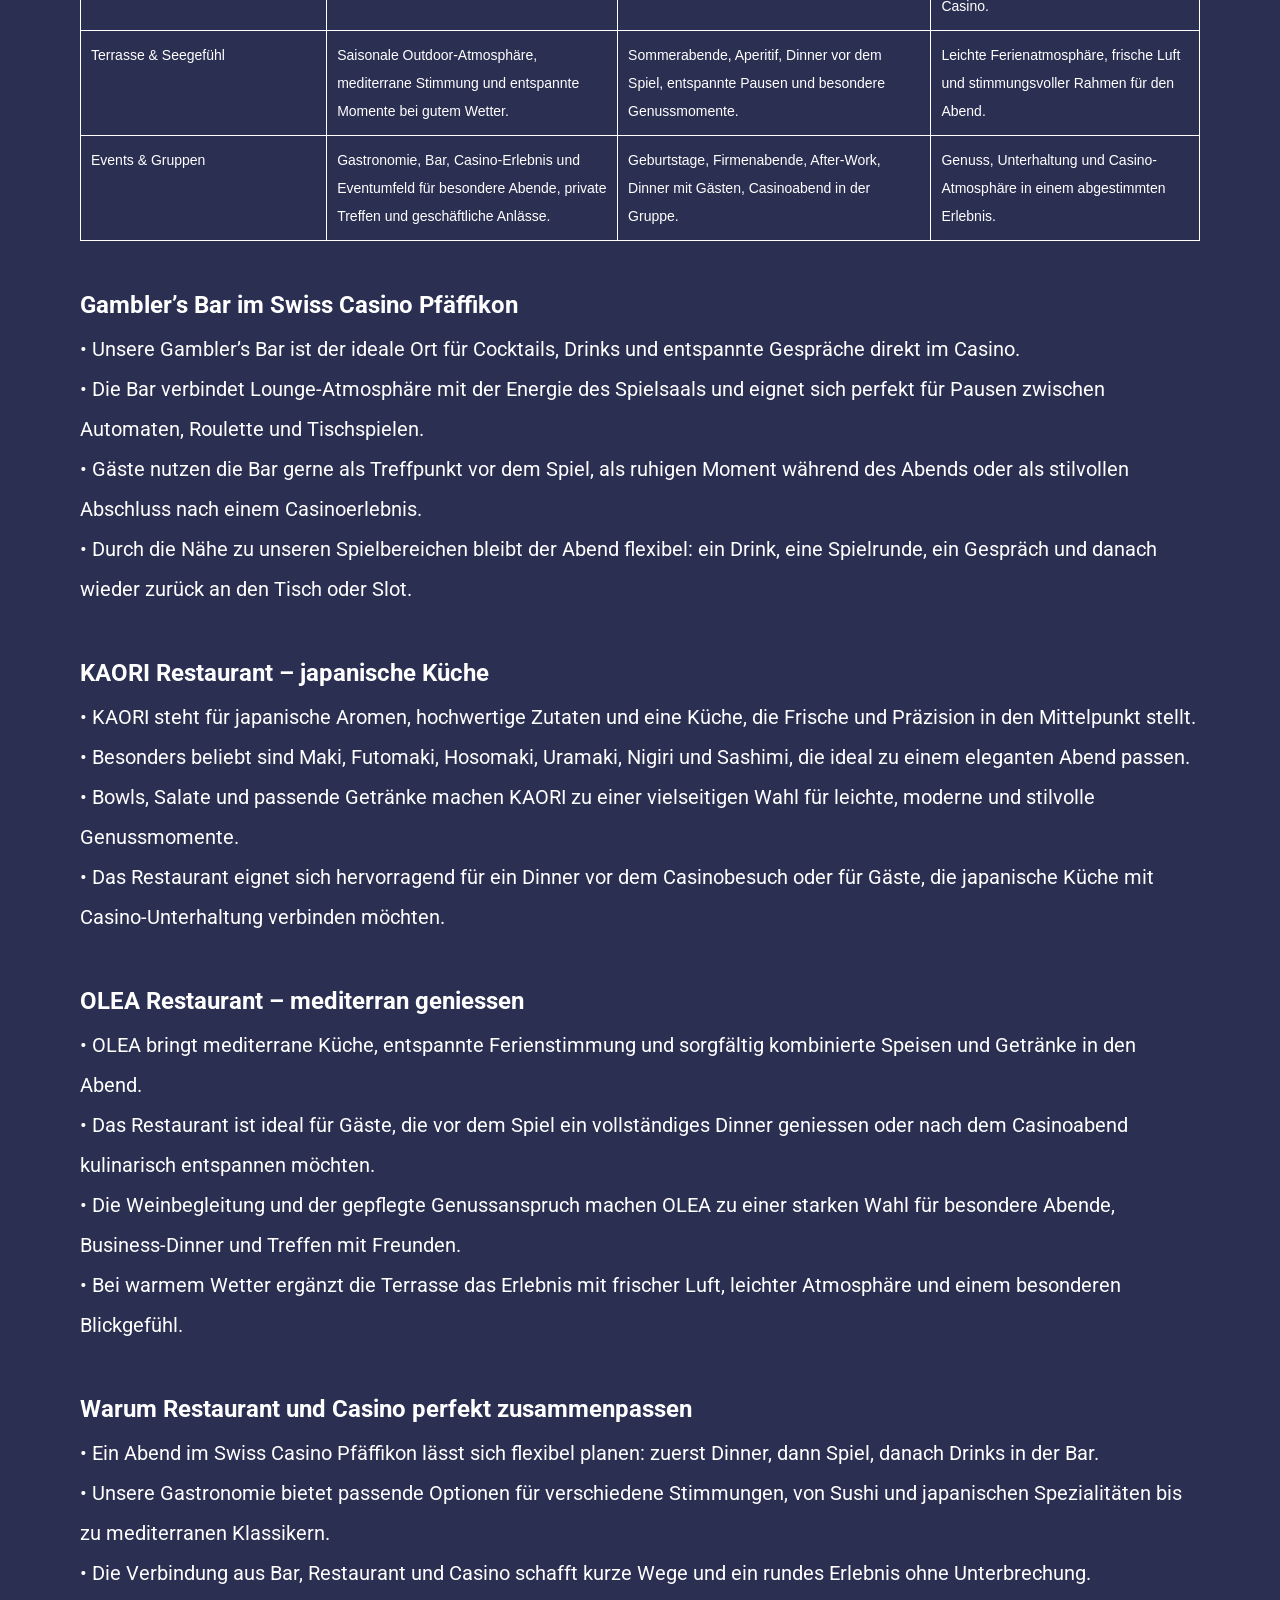
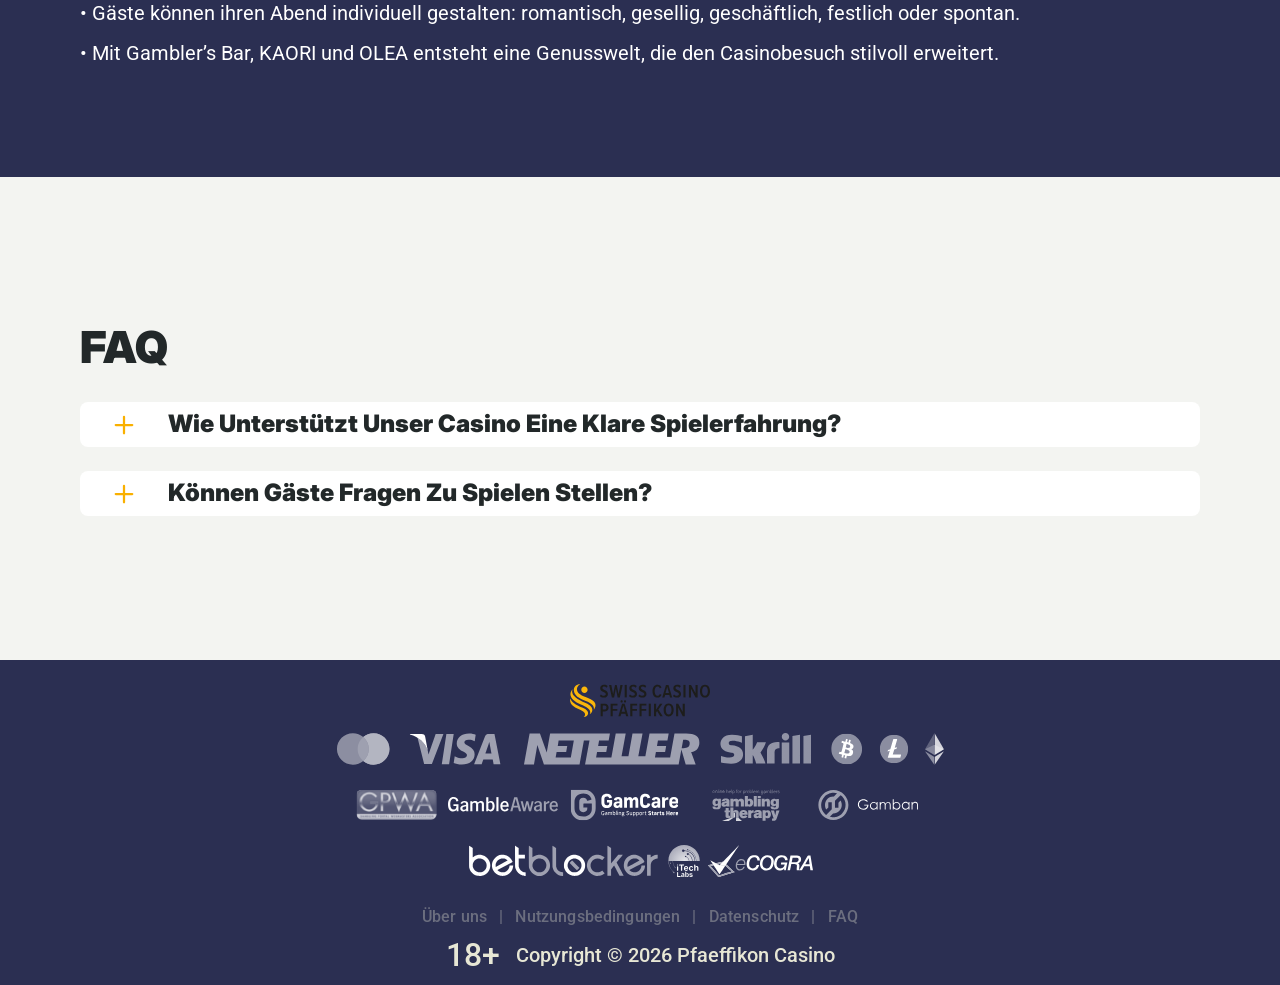
<file: restaurants.html>
<!DOCTYPE html>
<html lang="de-CH">

<head>
    <meta charset="utf-8">

    <script src="./common.js"></script>
    <script src="./pages.js"></script>

    <link rel="manifest" href="./manifest.json">

    <link rel="preconnect" href="https://fonts.googleapis.com" />
    <link rel="preconnect" href="https://fonts.gstatic.com" crossorigin />
    <!-- Google Fonts -->
    <link
            href="https://fonts.googleapis.com/css2?family=Inter:wght@300;400;500;600;700&display=swap"
            rel="stylesheet"
    />
    <!-- Google Fonts -->

    <!-- Google Fonts -->
    <link
            href="https://fonts.googleapis.com/css2?family=Roboto:wght@300;400;500;600;700&display=swap"
            rel="stylesheet"
    />

    <meta name="viewport" content="width=device-width, initial-scale=1, minimum-scale=1, maximum-scale=2">
    <link rel="preload" as="image" href="_assets/images/1781868984-logo-1.svg" fetchpriority="high">
    <link rel="stylesheet" href="./normalize.css">
    <link rel="stylesheet" href="./index.css">
    <meta name="theme-color" content="">
    <title>Restaurants | Gästeerlebnis im Pfaeffikon Casino</title>
    <meta name="description"
          content="Entdecken Sie die Restaurant-Seite unseres Casinos in Pfaeffikon mit klaren und einladenden Informationen für unsere Gäste.">
    <link rel="canonical" href="https://pfaeffikon-casino.com/restaurants">
    <meta property="og:title" content="Restaurants | Gästeerlebnis im Pfaeffikon Casino">
    <meta property="og:description"
          content="Entdecken Sie die Restaurant-Seite unseres Casinos in Pfaeffikon mit klaren und einladenden Informationen für unsere Gäste.">
    <meta property="og:url" content="https://pfaeffikon-casino.com/restaurants">
    <meta property="og:site_name" content="Restaurants | Gästeerlebnis im Pfaeffikon Casino">
    <meta property="og:locale" content="de-CH">
    <meta property="og:image" content="_assets/images/1781868915-main.webp">
    <meta property="og:image:width" content="1200">
    <meta property="og:image:height" content="630">
    <meta property="og:type" content="website">
    <meta name="twitter:card" content="summary_large_image">
    <meta name="twitter:site" content="pfaeffikon-casino.com/restaurants">
    <meta name="twitter:title" content="Restaurants | Gästeerlebnis im Pfaeffikon Casino">
    <meta name="twitter:description"
          content="Entdecken Sie die Restaurant-Seite unseres Casinos in Pfaeffikon mit klaren und einladenden Informationen für unsere Gäste.">
    <meta name="twitter:image" content="_assets/images/1781868915-main.webp">
    <meta name="twitter:image:width" content="1200">
    <meta name="twitter:image:height" content="630">
    <link rel="icon" href="_assets/images/1781868918-favicon.svg" type="image/x-icon" sizes="16x16">
    <meta name="language" content="de-CH">
    <link rel="apple-touch-icon" href="_assets/images/1781868887-favicon.svg" sizes="96x96">
    <link rel="icon" href="_assets/images/1781868887-favicon.svg" type="image/webp" sizes="192x192">

    <link rel="preload" href="_assets/images/1781868945-main.webp" as="image" fetchpriority="high">

</head>

<body>
<svg
        style="display: none"
        xmlns="http://www.w3.org/2000/svg"
        width="1em"
        height="1em"
        viewBox="0 0 256 256"
>
    <symbol id="minus-icon" viewBox="0 0 256 256">
        <path
                fill="#F9B000"
                d="M228 128a12 12 0 0 1-12 12H40a12 12 0 0 1 0-24h176a12 12 0 0 1 12 12"
        />
    </symbol>
</svg>

<svg
        style="display: none"
        xmlns="http://www.w3.org/2000/svg"
        width="1em"
        height="1em"
        viewBox="0 0 32 32"
>
    <symbol id="globe-icon" viewBox="0 0 32 32">
        <path
                fill="#4283BC"
                d="M32.032 16c0-8.501-6.677-15.472-15.072-15.969-0.173-0.019-0.346-0.032-0.523-0.032-0.052 0-0.104 0.005-0.156 0.007-0.093-0.002-0.186-0.007-0.281-0.007-8.84 0-16.032 7.178-16.032 16.001s7.192 16.001 16.032 16.001c0.094 0 0.188-0.006 0.281-0.008 0.052 0.002 0.104 0.008 0.156 0.008 0.176 0 0.349-0.012 0.523-0.032 8.395-0.497 15.072-7.468 15.072-15.969zM29.049 21.151c-0.551-0.16-1.935-0.507-4.377-0.794 0.202-1.381 0.313-2.84 0.313-4.357 0-1.196-0.069-2.354-0.197-3.469 3.094-0.37 4.45-0.835 4.54-0.867l-0.372-1.050c0.695 1.659 1.080 3.478 1.080 5.386 0 1.818-0.352 3.555-0.987 5.151zM8.921 16c0-1.119 0.074-2.212 0.21-3.263 1.621 0.127 3.561 0.222 5.839 0.243v6.939c-2.219 0.021-4.114 0.111-5.709 0.234-0.22-1.319-0.34-2.715-0.34-4.154zM16.967 2.132c2.452 0.711 4.552 4.115 5.492 8.628-1.512 0.12-3.332 0.209-5.492 0.229v-8.857zM14.971 2.156v8.832c-2.136-0.021-3.965-0.109-5.502-0.226 0.96-4.457 3.076-7.836 5.502-8.606zM14.971 21.913l0 7.929c-2.263-0.718-4.256-3.705-5.293-7.719 1.492-0.11 3.253-0.189 5.292-0.21zM16.967 29.868l-0-7.955c2.061 0.020 3.814 0.102 5.288 0.217-1.019 4.067-3 7.076-5.288 7.738zM16.967 19.92l0-6.939c2.291-0.021 4.218-0.118 5.818-0.25 0.131 1.053 0.203 2.147 0.203 3.268 0 1.442-0.116 2.84-0.329 4.16-1.575-0.128-3.462-0.219-5.692-0.24zM28.588 9.81c-0.302 0.094-1.564 0.453-4.094 0.751-0.564-2.998-1.584-5.561-2.91-7.412 3.048 1.325 5.535 3.697 7.005 6.661zM11.213 2.831c-1.632 1.873-2.963 4.568-3.691 7.754-2.265-0.245-3.623-0.534-4.166-0.665 1.585-3.27 4.407-5.836 7.856-7.088zM2.614 11.787c0.385 0.104 1.841 0.467 4.549 0.766-0.155 1.107-0.24 2.26-0.24 3.447 0 1.509 0.136 2.96 0.383 4.334-2.325 0.251-3.755 0.552-4.396 0.706-0.607-1.566-0.944-3.264-0.944-5.041 0-1.467 0.228-2.883 0.649-4.213zM3.784 22.886c0.727-0.154 2.029-0.39 3.956-0.591 0.759 2.803 1.993 5.175 3.473 6.874-3.16-1.148-5.79-3.398-7.429-6.282v0zM21.583 28.849c1.195-1.665 2.14-3.907 2.728-6.525 1.982 0.227 3.226 0.494 3.853 0.652-1.5 2.596-3.808 4.669-6.581 5.873z">
        </path>
    </symbol>
</svg>

<svg width="32" height="31" viewBox="0 0 32 31" fill="none" xmlns="http://www.w3.org/2000/svg">
    <symbol id="star-icon" viewBox="0 0 32 31">
        <path d="M10.0431 24.5932L15.8898 21.0667L21.7365 24.6396L20.2052 17.9577L25.3559 13.5031L18.5811 12.8999L15.8898 6.58913L13.1985 12.8535L6.42371 13.4567L11.5744 17.9577L10.0431 24.5932ZM15.8898 25.4285L8.187 30.0687C7.84672 30.2853 7.49096 30.3781 7.11975 30.3471C6.74853 30.3162 6.42371 30.1925 6.1453 29.9759C5.86688 29.7594 5.65034 29.489 5.49566 29.1648C5.34099 28.8406 5.31005 28.4768 5.40286 28.0734L7.44456 19.3034L0.623417 13.4103C0.314068 13.1319 0.121034 12.8145 0.0443157 12.4581C-0.0324028 12.1017 -0.00951111 11.754 0.112991 11.415C0.235493 11.0759 0.421103 10.7975 0.669819 10.5797C0.918536 10.362 1.25882 10.2227 1.69067 10.1621L10.6927 9.37327L14.1729 1.11366C14.3276 0.742438 14.5676 0.464023 14.8931 0.278414C15.2185 0.0928044 15.5507 0 15.8898 0C16.2288 0 16.5611 0.0928044 16.8865 0.278414C17.2119 0.464023 17.452 0.742438 17.6067 1.11366L21.0869 9.37327L30.0889 10.1621C30.522 10.224 30.8623 10.3632 31.1098 10.5797C31.3572 10.7963 31.5428 11.0747 31.6666 11.415C31.7903 11.7553 31.8138 12.1036 31.7371 12.46C31.6604 12.8163 31.4667 13.1331 31.1562 13.4103L24.335 19.3034L26.3767 28.0734C26.4695 28.4756 26.4386 28.8394 26.2839 29.1648C26.1292 29.4902 25.9127 29.7606 25.6343 29.9759C25.3559 30.1912 25.0311 30.315 24.6598 30.3471C24.2886 30.3793 23.9329 30.2865 23.5926 30.0687L15.8898 25.4285Z" fill="#F9B000"/>
    </symbol>
</svg>

<svg
        xmlns="http://www.w3.org/2000/svg"
        width="1em"
        height="1em"
        viewBox="0 0 256 256"
>
    <symbol id="plus-icon" viewBox="0 0 256 256">
        <path
                fill="#F9B000"
                d="M228 128a12 12 0 0 1-12 12h-76v76a12 12 0 0 1-24 0v-76H40a12 12 0 0 1 0-24h76V40a12 12 0 0 1 24 0v76h76a12 12 0 0 1 12 12"
        />
    </symbol>
</svg>

<svg
        width="33"
        height="32"
        viewBox="0 0 33 32"
        fill="none"
        xmlns="http://www.w3.org/2000/svg"
>
    <symbol id="play-icon" viewBox="0 0 33 32">
        <path
                d="M16.8334 0.0786133C7.9606 0.0786133 0.767578 7.20678 0.767578 15.9998C0.767578 24.7929 7.9606 31.921 16.8334 31.921C25.7061 31.921 32.8992 24.7929 32.8992 15.9998C32.8992 7.20678 25.7061 0.0786133 16.8334 0.0786133ZM22.3861 16.8438L14.3532 21.8192C14.1907 21.9197 14.0059 21.9703 13.821 21.9703C13.6536 21.9703 13.4859 21.929 13.3342 21.8454C13.015 21.67 12.8169 21.3372 12.8169 20.9752V11.0244C12.8169 10.6625 13.015 10.3296 13.3342 10.1543C13.6533 9.97788 14.0436 9.98857 14.3532 10.1805L22.3861 15.1559C22.6796 15.3381 22.858 15.6568 22.858 15.9998C22.858 16.3428 22.6796 16.6616 22.3861 16.8438Z"
                fill="#4283BC"
        />
    </symbol>
</svg>

<svg
        width="20"
        height="20"
        viewBox="0 0 20 20"
        fill="none"
        xmlns="http://www.w3.org/2000/svg"
>
    <symbol id="information-outline" viewBox="0 0 20 20">
        <path
                d="M9 7H11V5H9V7ZM10 18C5.59 18 2 14.41 2 10C2 5.59 5.59 2 10 2C14.41 2 18 5.59 18 10C18 14.41 14.41 18 10 18ZM10 0C8.68678 0 7.38642 0.258658 6.17317 0.761205C4.95991 1.26375 3.85752 2.00035 2.92893 2.92893C1.05357 4.8043 0 7.34784 0 10C0 12.6522 1.05357 15.1957 2.92893 17.0711C3.85752 17.9997 4.95991 18.7362 6.17317 19.2388C7.38642 19.7413 8.68678 20 10 20C12.6522 20 15.1957 18.9464 17.0711 17.0711C18.9464 15.1957 20 12.6522 20 10C20 8.68678 19.7413 7.38642 19.2388 6.17317C18.7362 4.95991 17.9997 3.85752 17.0711 2.92893C16.1425 2.00035 15.0401 1.26375 13.8268 0.761205C12.6136 0.258658 11.3132 0 10 0ZM9 15H11V9H9V15Z"
                fill="#222829"
        />
    </symbol>
</svg>

<div class="wrapper">
    <header class="header" id="top">
        <div class="headerBlock">
            <div class="headerLogoContainer"><a href="/" aria-label="Main page"><img class="header__logo logo"
                                                                                                     src="_assets/images/1781868984-logo-1.svg" alt="Pfaeffikon Casino" /></a></div>

            <div class="navBlockMain">

                <!-- Main Navigation -->
                <nav>
                    <button class="hamburger" aria-label="Toggle navigation menu">
                        <span></span>
                    </button>

                    <ul class="nav__list nav__list--header">

                        <li><a href="index">index</a></li>
                        <li><a href="restaurants">Restaurants</a></li>
                        <li><a href="online">Online</a></li>
                        <li><a href="vip">VIP</a></li>
                        <li><a href="events">Events</a></li>
                        <li><a href="uberuns">Über uns</a></li>
                        <li><a href="nutzungsbedingungen">Nutzungsbedingungen</a></li>
                        <li><a href="datenschutz">Datenschutz</a></li>
                        <li><a href="faq">FAQ</a></li>

                    </ul>
                </nav>
                <!-- CTA buttons -->
                <div class="btn__list">

                    <div class="nav__item nav__itemLarge">
                        <a
                                class="nav__link nav__linkLarge"
                                target="_blank"
                                href="casino.html?id=example-offer-id"
                                aria-label="Jetzt spielen"
                                id="navPlayNow"
                        >
                            Jetzt spielen
                        </a>
                    </div>
                </div>
            </div>

        </div>
    </header>
    <main class="main">
        <section class="heroContainer">
            <div class="hero">
                <div class="heroBlock block">
                    <div class="heroGroup">
                        <div class="heroTextGroup">
                            <p class="heroText heroTextDesktop">Exklusives Willkommensangebot von</p>
                            <p class="heroText heroTextMobile">Exklusives Willkommensangebot von</p>
                            <p class="heroText heroTextBonus" id="bonusText"></p>
                        </div><a target="_blank" class="heroLink" id="bonusLink" href="/" aria-label="Spiel starten"><span
                            class="heroButton btn btn--large">Bonus sichern</span></a>
                    </div>
                </div>
            </div>
            <div class="heroUnder">
                <h1 class="heroText heroMainTitle">Restaurants in unserem Pfaeffikon Casino</h1>
            </div>
        </section>
        <div class="historyCircleContainer">
            <section class="history">
                <div class="container">
                    <div class="historyBlock block">
                        <h2 class="historyTitle title">Swiss Casino Pfäffikon – Restaurants, Bar und Genussmomente</h2>
                        <div class="historyDescription">

<p>
Im Swiss Casino Pfäffikon verbinden wir Spiel, Gastronomie und stilvolle Erholung zu einem vollständigen Erlebnis. Unsere Restaurant- und Barwelt ist ideal für Gäste, die vor dem Spiel hochwertig essen, zwischen zwei Spielrunden entspannen oder den Abend mit Drinks, Sushi, mediterraner Küche und Lounge-Atmosphäre ausklingen lassen möchten. Direkt im Umfeld unseres Casinos erwarten Sie kulinarische Angebote, die perfekt zum Rhythmus eines Casinoabends passen: schnell, elegant, genussvoll und vielseitig. Wir schaffen einen Ort, an dem ein Casinobesuch nicht nur aus Spielautomaten, Roulette, Black Jack oder Live Games besteht, sondern auch aus gutem Essen, ausgewählten Getränken und angenehmen Gesprächen.
</p>
<br>

<p>
Die Gambler’s Bar ist unser zentraler Treffpunkt für Drinks, Cocktails und entspannte Pausen im Casino. Hier geniessen Sie eine moderne Lounge-Atmosphäre, die sich ideal mit dem Spielsaal verbindet. Die Bar eignet sich perfekt für den ersten Drink des Abends, eine kurze Pause zwischen Slot Machines und Tischspielen oder einen stilvollen Abschluss nach einem Gewinnmoment. Wir legen Wert auf eine Atmosphäre, die gleichzeitig lebendig und komfortabel bleibt: nah am Geschehen, aber angenehm ruhig genug für gute Gespräche. Wer Casino-Feeling mit Bar-Kultur kombinieren möchte, findet in der Gambler’s Bar genau den passenden Ort.
</p>
<br>

<p>
Für Gäste, die japanische Küche lieben, ist KAORI Restaurant eine hervorragende Wahl. KAORI steht für feine Aromen, präzise Zubereitung und eine Küche, die Leichtigkeit, Frische und Qualität in den Mittelpunkt stellt. Auf der Karte stehen beliebte japanische Spezialitäten wie Maki, Futomaki, Hosomaki, Uramaki, Nigiri und Sashimi. Dazu passen KAORI Bowls, Salad Bowls, ausgewählte Weine, Sake, Bier, Tee und weitere Getränke. Das Restaurant ist ideal für einen eleganten Start in den Abend, ein entspanntes Dinner vor dem Casinobesuch oder einen kulinarischen Zwischenstopp mit asiatischer Raffinesse.
</p>
<br>

<p>
Restaurant OLEA ergänzt unser gastronomisches Angebot mit mediterranem Genuss und einer Atmosphäre, die an Ferien, See, Sonne und entspannte Abende erinnert. OLEA ist die richtige Adresse für Gäste, die mediterrane Küche, harmonische Getränke, eine gepflegte Weinbegleitung und ein stilvolles Dinner-Erlebnis suchen. Die Küche setzt auf Aromen aus dem Mittelmeerraum, frische Zutaten, unkomplizierten Genuss und sorgfältig abgestimmte Speisen. Besonders beliebt ist OLEA für ein Dinner vor dem Casinoabend, ein entspanntes Essen nach dem Spiel oder einen genussvollen Abend mit Blick auf den Zürichsee. Bei warmem Wetter sorgt die Terrasse für ein zusätzliches Gefühl von Leichtigkeit und Erholung.
</p>
<br>

<p>
Unser gastronomisches Konzept eignet sich für viele Anlässe: ein spontaner Casinoabend, ein romantisches Dinner, ein Treffen mit Freunden, ein Business-Essen, ein Geburtstagsabend oder ein stilvoller Ausklang nach einem Event. Gäste können ihren Besuch ganz nach Wunsch gestalten: zuerst japanisch essen im KAORI, danach Roulette oder Black Jack spielen und später in der Gambler’s Bar einen Cocktail geniessen. Ebenso attraktiv ist die Kombination aus mediterranem Dinner im OLEA, einem Spaziergang durch die Casino-Atmosphäre und einem Drink in der Lounge. Wir möchten, dass jeder Besuch im Swiss Casino Pfäffikon nach Genuss, Spiel, Komfort und besonderer Abendstimmung klingt.
</p>
<br>

<p>
Auch für Gäste, die Wert auf kurze Wege und ein rundes Erlebnis legen, ist unsere Restaurantseite besonders relevant. Durch die direkte Verbindung von Casino, Bar, Restaurants, Hotelumfeld und Eventmöglichkeiten entsteht ein komfortabler Ablauf ohne unnötige Unterbrechungen. Sie planen Ihr Dinner, geniessen Drinks, besuchen unsere Spielbereiche und bleiben dabei die ganze Zeit in einer hochwertigen, abgestimmten Umgebung. Unser Anspruch ist es, Genuss und Entertainment so zu verbinden, dass sich jeder Abend natürlich anfühlt: ankommen, essen, spielen, entspannen und den Moment geniessen. Swiss Casino Pfäffikon steht damit für ein Restaurant- und Casinoerlebnis, das kulinarische Vielfalt und Spielkultur stilvoll zusammenbringt.
</p>
<br>

<div style="width:100%; max-width:100%; overflow:hidden;">
  <table style="width:100%; max-width:100%; border-collapse:collapse; table-layout:fixed; font-family:Arial, sans-serif; font-size:clamp(9px, 2.2vw, 14px); color:#ffffff; background:transparent;">
    
    <tr>
      <th style="width:22%; border:1px solid #ffffff; padding:clamp(5px, 1.5vw, 10px); text-align:left; vertical-align:top; color:#ffffff; background:transparent; word-break:break-word;">
        Bereich
      </th>
      <th style="width:26%; border:1px solid #ffffff; padding:clamp(5px, 1.5vw, 10px); text-align:left; vertical-align:top; color:#ffffff; background:transparent; word-break:break-word;">
        Angebot
      </th>
      <th style="width:28%; border:1px solid #ffffff; padding:clamp(5px, 1.5vw, 10px); text-align:left; vertical-align:top; color:#ffffff; background:transparent; word-break:break-word;">
        Ideal für
      </th>
      <th style="width:24%; border:1px solid #ffffff; padding:clamp(5px, 1.5vw, 10px); text-align:left; vertical-align:top; color:#ffffff; background:transparent; word-break:break-word;">
        Besonderheiten
      </th>
    </tr>

    <tr>
      <td style="border:1px solid #ffffff; padding:clamp(5px, 1.5vw, 10px); vertical-align:top; color:#ffffff; background:transparent; word-break:break-word;">
        Gambler’s Bar
      </td>
      <td style="border:1px solid #ffffff; padding:clamp(5px, 1.5vw, 10px); vertical-align:top; color:#ffffff; background:transparent; word-break:break-word;">
        Cocktails, Drinks, Spirituosen, Erfrischungen und Lounge-Atmosphäre direkt im Casino.
      </td>
      <td style="border:1px solid #ffffff; padding:clamp(5px, 1.5vw, 10px); vertical-align:top; color:#ffffff; background:transparent; word-break:break-word;">
        Aperitif, Spielpause, Treffen mit Freunden, Drink nach Roulette, Black Jack oder Slots.
      </td>
      <td style="border:1px solid #ffffff; padding:clamp(5px, 1.5vw, 10px); vertical-align:top; color:#ffffff; background:transparent; word-break:break-word;">
        Moderne Casino-Bar mit entspannter Lounge-Wirkung und direkter Nähe zum Spielgeschehen.
      </td>
    </tr>

    <tr>
      <td style="border:1px solid #ffffff; padding:clamp(5px, 1.5vw, 10px); vertical-align:top; color:#ffffff; background:transparent; word-break:break-word;">
        KAORI Restaurant
      </td>
      <td style="border:1px solid #ffffff; padding:clamp(5px, 1.5vw, 10px); vertical-align:top; color:#ffffff; background:transparent; word-break:break-word;">
        Japanische Küche mit Maki, Futomaki, Hosomaki, Uramaki, Nigiri, Sashimi, Bowls und passenden Getränken.
      </td>
      <td style="border:1px solid #ffffff; padding:clamp(5px, 1.5vw, 10px); vertical-align:top; color:#ffffff; background:transparent; word-break:break-word;">
        Sushi-Dinner, leichtes Abendessen, stilvoller Start vor dem Casinobesuch, Genuss mit asiatischer Raffinesse.
      </td>
      <td style="border:1px solid #ffffff; padding:clamp(5px, 1.5vw, 10px); vertical-align:top; color:#ffffff; background:transparent; word-break:break-word;">
        Frische Aromen, präzise Zubereitung, moderne japanische Spezialitäten und elegante Atmosphäre.
      </td>
    </tr>

    <tr>
      <td style="border:1px solid #ffffff; padding:clamp(5px, 1.5vw, 10px); vertical-align:top; color:#ffffff; background:transparent; word-break:break-word;">
        OLEA Restaurant
      </td>
      <td style="border:1px solid #ffffff; padding:clamp(5px, 1.5vw, 10px); vertical-align:top; color:#ffffff; background:transparent; word-break:break-word;">
        Mediterrane Küche, sorgfältig kombinierte Speisen und Getränke, Weinbegleitung und entspannte Genussmomente.
      </td>
      <td style="border:1px solid #ffffff; padding:clamp(5px, 1.5vw, 10px); vertical-align:top; color:#ffffff; background:transparent; word-break:break-word;">
        Dinner vor dem Casino, romantischer Abend, Business-Essen, Essen mit Freunden oder kulinarischer Ausklang.
      </td>
      <td style="border:1px solid #ffffff; padding:clamp(5px, 1.5vw, 10px); vertical-align:top; color:#ffffff; background:transparent; word-break:break-word;">
        Mediterranes Feriengefühl, ausgewählte Weine, Terrasse bei warmem Wetter und Atmosphäre mit Seeblick.
      </td>
    </tr>

    <tr>
      <td style="border:1px solid #ffffff; padding:clamp(5px, 1.5vw, 10px); vertical-align:top; color:#ffffff; background:transparent; word-break:break-word;">
        Play & Dine
      </td>
      <td style="border:1px solid #ffffff; padding:clamp(5px, 1.5vw, 10px); vertical-align:top; color:#ffffff; background:transparent; word-break:break-word;">
        Kombination aus Restaurantbesuch, Bar, Spielsaal, Automaten, Roulette, Black Jack und Live-Games.
      </td>
      <td style="border:1px solid #ffffff; padding:clamp(5px, 1.5vw, 10px); vertical-align:top; color:#ffffff; background:transparent; word-break:break-word;">
        Gäste, die einen kompletten Abend mit Essen, Spiel, Drinks und Unterhaltung planen.
      </td>
      <td style="border:1px solid #ffffff; padding:clamp(5px, 1.5vw, 10px); vertical-align:top; color:#ffffff; background:transparent; word-break:break-word;">
        Kurze Wege, vielseitige Genussoptionen und nahtloser Übergang zwischen Gastronomie und Casino.
      </td>
    </tr>

    <tr>
      <td style="border:1px solid #ffffff; padding:clamp(5px, 1.5vw, 10px); vertical-align:top; color:#ffffff; background:transparent; word-break:break-word;">
        Terrasse & Seegefühl
      </td>
      <td style="border:1px solid #ffffff; padding:clamp(5px, 1.5vw, 10px); vertical-align:top; color:#ffffff; background:transparent; word-break:break-word;">
        Saisonale Outdoor-Atmosphäre, mediterrane Stimmung und entspannte Momente bei gutem Wetter.
      </td>
      <td style="border:1px solid #ffffff; padding:clamp(5px, 1.5vw, 10px); vertical-align:top; color:#ffffff; background:transparent; word-break:break-word;">
        Sommerabende, Aperitif, Dinner vor dem Spiel, entspannte Pausen und besondere Genussmomente.
      </td>
      <td style="border:1px solid #ffffff; padding:clamp(5px, 1.5vw, 10px); vertical-align:top; color:#ffffff; background:transparent; word-break:break-word;">
        Leichte Ferienatmosphäre, frische Luft und stimmungsvoller Rahmen für den Abend.
      </td>
    </tr>

    <tr>
      <td style="border:1px solid #ffffff; padding:clamp(5px, 1.5vw, 10px); vertical-align:top; color:#ffffff; background:transparent; word-break:break-word;">
        Events & Gruppen
      </td>
      <td style="border:1px solid #ffffff; padding:clamp(5px, 1.5vw, 10px); vertical-align:top; color:#ffffff; background:transparent; word-break:break-word;">
        Gastronomie, Bar, Casino-Erlebnis und Eventumfeld für besondere Abende, private Treffen und geschäftliche Anlässe.
      </td>
      <td style="border:1px solid #ffffff; padding:clamp(5px, 1.5vw, 10px); vertical-align:top; color:#ffffff; background:transparent; word-break:break-word;">
        Geburtstage, Firmenabende, After-Work, Dinner mit Gästen, Casinoabend in der Gruppe.
      </td>
      <td style="border:1px solid #ffffff; padding:clamp(5px, 1.5vw, 10px); vertical-align:top; color:#ffffff; background:transparent; word-break:break-word;">
        Genuss, Unterhaltung und Casino-Atmosphäre in einem abgestimmten Erlebnis.
      </td>
    </tr>

  </table>
</div>

<br>

<h3 style = "font-weight: bold; font-size: 24px;">
Gambler’s Bar im Swiss Casino Pfäffikon
</h3>
<ul>
  <li>• Unsere Gambler’s Bar ist der ideale Ort für Cocktails, Drinks und entspannte Gespräche direkt im Casino.</li>
  <li>• Die Bar verbindet Lounge-Atmosphäre mit der Energie des Spielsaals und eignet sich perfekt für Pausen zwischen Automaten, Roulette und Tischspielen.</li>
  <li>• Gäste nutzen die Bar gerne als Treffpunkt vor dem Spiel, als ruhigen Moment während des Abends oder als stilvollen Abschluss nach einem Casinoerlebnis.</li>
  <li>• Durch die Nähe zu unseren Spielbereichen bleibt der Abend flexibel: ein Drink, eine Spielrunde, ein Gespräch und danach wieder zurück an den Tisch oder Slot.</li>
</ul>
<br>

<h3 style = "font-weight: bold; font-size: 24px;">
KAORI Restaurant – japanische Küche
</h3>
<ul>
  <li>• KAORI steht für japanische Aromen, hochwertige Zutaten und eine Küche, die Frische und Präzision in den Mittelpunkt stellt.</li>
  <li>• Besonders beliebt sind Maki, Futomaki, Hosomaki, Uramaki, Nigiri und Sashimi, die ideal zu einem eleganten Abend passen.</li>
  <li>• Bowls, Salate und passende Getränke machen KAORI zu einer vielseitigen Wahl für leichte, moderne und stilvolle Genussmomente.</li>
  <li>• Das Restaurant eignet sich hervorragend für ein Dinner vor dem Casinobesuch oder für Gäste, die japanische Küche mit Casino-Unterhaltung verbinden möchten.</li>
</ul>
<br>

<h3 style = "font-weight: bold; font-size: 24px;">
OLEA Restaurant – mediterran geniessen
</h3>
<ul>
  <li>• OLEA bringt mediterrane Küche, entspannte Ferienstimmung und sorgfältig kombinierte Speisen und Getränke in den Abend.</li>
  <li>• Das Restaurant ist ideal für Gäste, die vor dem Spiel ein vollständiges Dinner geniessen oder nach dem Casinoabend kulinarisch entspannen möchten.</li>
  <li>• Die Weinbegleitung und der gepflegte Genussanspruch machen OLEA zu einer starken Wahl für besondere Abende, Business-Dinner und Treffen mit Freunden.</li>
  <li>• Bei warmem Wetter ergänzt die Terrasse das Erlebnis mit frischer Luft, leichter Atmosphäre und einem besonderen Blickgefühl.</li>
</ul>
<br>

<h3 style = "font-weight: bold; font-size: 24px;">
Warum Restaurant und Casino perfekt zusammenpassen
</h3>
<ul>
  <li>• Ein Abend im Swiss Casino Pfäffikon lässt sich flexibel planen: zuerst Dinner, dann Spiel, danach Drinks in der Bar.</li>
  <li>• Unsere Gastronomie bietet passende Optionen für verschiedene Stimmungen, von Sushi und japanischen Spezialitäten bis zu mediterranen Klassikern.</li>
  <li>• Die Verbindung aus Bar, Restaurant und Casino schafft kurze Wege und ein rundes Erlebnis ohne Unterbrechung.</li>
  <li>• Gäste können ihren Abend individuell gestalten: romantisch, gesellig, geschäftlich, festlich oder spontan.</li>
  <li>• Mit Gambler’s Bar, KAORI und OLEA entsteht eine Genusswelt, die den Casinobesuch stilvoll erweitert.</li>
</ul>
<br></div>
                    </div>
                </div>
            </section>
        </div>
        <section class="faq">
            <div class="container">
                <div class="faqBlock block">
                    <h2 class="faqTitle title"><span>FAQ </span></h2>
                    <div class="faqGroup"><input class="faqInput" type="checkbox" id="wie_untersttzt_unser_casino_eine_klare_spielerfahrung"/><label
                            class="faqLabel" for="wie_untersttzt_unser_casino_eine_klare_spielerfahrung">

                        <svg class="faqIcon" width="24" height="24" aria-hidden="true">
                            <use class="plus" href="#plus-icon"></use>
                            <use class="minus" href="#minus-icon"></use>
                        </svg>

                        <span class="gradientContainer"> Wie unterstützt unser Casino eine klare Spielerfahrung? </span></label>
                        <div class="faqContent">
                            <p>Unser Casino setzt auf klare Informationen, transparente Kommunikation und eine gästeorientierte Struktur.</p>
                        </div>
                    </div>
                    <div class="faqGroup"><input class="faqInput" type="checkbox" id="knnen_gste_fragen_zu_spielen_stellen"/><label
                            class="faqLabel" for="knnen_gste_fragen_zu_spielen_stellen">

                        <svg class="faqIcon" width="24" height="24" aria-hidden="true">
                            <use class="plus" href="#plus-icon"></use>
                            <use class="minus" href="#minus-icon"></use>
                        </svg>

                        <span class="gradientContainer"> Können Gäste Fragen zu Spielen stellen? </span></label>
                        <div class="faqContent">
                            <p>Unsere Gäste können sich bei Fragen zu Spielen an die dafür vorgesehenen Informationsbereiche unseres Casinos wenden.</p>
                        </div>
                    </div>
                </div>
            </div>
        </section>
    </main>
</div>

<footer class="footer">
    <div class="footerContainer">
        <div class="footerTop">
            <div class="footerLogoContainer"><a href="https://pfaeffikon-casino.com/restaurants" aria-label="Main page"><img class="footer__logo"
                                                                                                     src="_assets/images/1781868932-logo.svg" alt="" width="140"
                                                                                                     height="48" /></a></div>
            <div class="footerPay">
                <div class="payBlock"><img class="payElementGrey"
                                           src="./assets/images/footer/payment/masterCard.svg" alt="MasterCard" /><img
                        class="payElementColor" src="./assets/images/footer/payment/masterCard--color.svg"
                        alt="MasterCard" title="MasterCard in Pfaeffikon Casino" /></div>
                <div class="payBlock"><img class="payElementGrey" src="./assets/images/footer/payment/visa.svg"
                                           alt="Visa" /><img class="payElementColor"
                                                             src="./assets/images/footer/payment/visa--color.svg" alt="Visa" title="Visa in Pfaeffikon Casino" /></div>
                <div class="payBlock"><img class="payElementGrey" src="./assets/images/footer/payment/neteller.svg"
                                           alt="Neteller" /><img class="payElementColor"
                                                                 src="./assets/images/footer/payment/neteller--color.svg" alt="Neteller" title="Neteller in Pfaeffikon Casino" /></div>
                <div class="payBlock"><img class="payElementGrey" src="./assets/images/footer/payment/skrill.svg"
                                           alt="Skrill" /><img class="payElementColor"
                                                               src="./assets/images/footer/payment/skrill--color.svg" alt="Skrill" title="Skrill in Pfaeffikon Casino" /></div>
                <div class="payBlock"><img class="payElementGrey" src="./assets/images/footer/payment/bitcoin.svg"
                                           alt="Bitcoin" /><img class="payElementColor"
                                                                src="./assets/images/footer/payment/bitcoin--color.svg" alt="Bitcoin" title="Bitcoin in Pfaeffikon Casino" /></div>
                <div class="payBlock"><img class="payElementGrey" src="./assets/images/footer/payment/litecoin.svg"
                                           alt="Litecoin" /><img class="payElementColor"
                                                                 src="./assets/images/footer/payment/litecoin--color.svg" alt="Litecoin" title="Litecoin in Pfaeffikon Casino" /></div>
                <div class="payBlock"><img class="payElementGrey" src="./assets/images/footer/payment/ethereum.svg"
                                           alt="Etherium" /><img class="payElementColor"
                                                                 src="./assets/images/footer/payment/ethereum--color.svg" alt="Etherium" title="Etherium in Pfaeffikon Casino" /></div>
            </div>
        </div>
        <div class="footerMiddle">
            <div class="footerOperator">
                <div class="operatorBlock"><img class="operatorElementGrey"
                                                src="./assets/images/footer/operator/gpwa.svg" alt="GPWA" /><img
                        class="operatorElementColor" src="./assets/images/footer/operator/gpwa--color.svg"
                        alt="GPWA" title="GPWA in Pfaeffikon Casino" /></div>
                <div class="operatorBlock"><img class="operatorElementGrey"
                                                src="./assets/images/footer/operator/gambleaware.svg" alt="Gamble Aware" /><img
                        class="operatorElementColor" src="./assets/images/footer/operator/gambleaware--color.svg"
                        alt="Gamble Aware" title="Gamble Aware in Pfaeffikon Casino" /></div>
                <div class="operatorBlock"><img class="operatorElementGrey"
                                                src="./assets/images/footer/operator/gamcare.svg" alt="Game care" /><img
                        class="operatorElementColor" src="./assets/images/footer/operator/gamcare--color.svg"
                        alt="Game care" title="Game care in Pfaeffikon Casino" /></div>
                <div class="operatorBlock"><img class="operatorElementGrey"
                                                src="./assets/images/footer/operator/gambling-therapy.svg" alt="Gambling Therapy" /><img
                        class="operatorElementColor"
                        src="./assets/images/footer/operator/gambling-therapy--color.svg" alt="Gambling Therapy" title="Gambling Therapy in Pfaeffikon Casino" />
                </div>
                <div class="operatorBlock"><img class="operatorElementGrey"
                                                src="./assets/images/footer/operator/gamban.svg" alt="Gamban" /><img
                        class="operatorElementColor" src="./assets/images/footer/operator/gamban--color.svg"
                        alt="Gamban" title="Gamban in Pfaeffikon Casino" /></div>
                <div class="operatorBlock"><img class="operatorElementGrey"
                                                src="./assets/images/footer/operator/betblocker.svg" alt="BetBlocker" /><img
                        class="operatorElementColor" src="./assets/images/footer/operator/betblocker--color.svg"
                        alt="BetBlocker" title="BetBlocker in Pfaeffikon Casino" /></div>
                <div class="operatorBlock"><img class="operatorElementGrey"
                                                src="./assets/images/footer/operator/itech_labs.svg" alt="ITech Labs" /><img
                        class="operatorElementColor" src="./assets/images/footer/operator/itech_labs--color.svg"
                        alt="ITech Labs" title="ITech Labs in Pfaeffikon Casino" /></div>
                <div class="operatorBlock"><img class="operatorElementGrey"
                                                src="./assets/images/footer/operator/ecogra.svg" alt="Ecogra" /><img
                        class="operatorElementColor" src="./assets/images/footer/operator/ecogra--color.svg"
                        alt="Ecogra" title="Ecogra in Pfaeffikon Casino" /></div>
            </div>
        </div>
        <div class="footerNavBlock">
            <nav>
                <ul class="nav__list--footer">

                    <li class="footer__navItem"><a href="index">index</a></li>
                    <li class="footer__navItem"><a href="restaurants">Restaurants</a></li>
                    <li class="footer__navItem"><a href="online">Online</a></li>
                    <li class="footer__navItem"><a href="vip">VIP</a></li>
                    <li class="footer__navItem"><a href="events">Events</a></li>
                    <li class="footer__navItem"><a href="uberuns">Über uns</a></li>
                    <li class="footer__navItem"><a href="nutzungsbedingungen">Nutzungsbedingungen</a></li>
                    <li class="footer__navItem"><a href="datenschutz">Datenschutz</a></li>
                    <li class="footer__navItem"><a href="faq">FAQ</a></li>

                </ul>
            </nav>
        </div>
        <div class="footerBottom">
            <div class="footerBottomGroup">
                <p class="footerBottomAge">18+</p>
                <p class="footerBottomCopyright">Copyright © <span class="js-current-year"></span> Pfaeffikon Casino </p>
            </div>
        </div>
    </div>
</footer>

<script>
    var playButtonName = "#play-icon";
    var informationOutlineName =
        "#information-outline";
    var topCasinoButtonText = "Bonus sichern";
    var welcomeBonusText = "Willkommensbonus";
    var bonusDetailsButtonText = "";
    var playNowText = "";
    var maximumAmountText = "";
    var wagerText = "";
    var bonusCodeText = "";
    var depositText = "";
    var casinoName = "Pfaeffikon Casino";
</script>

</body>
</html>
</file>
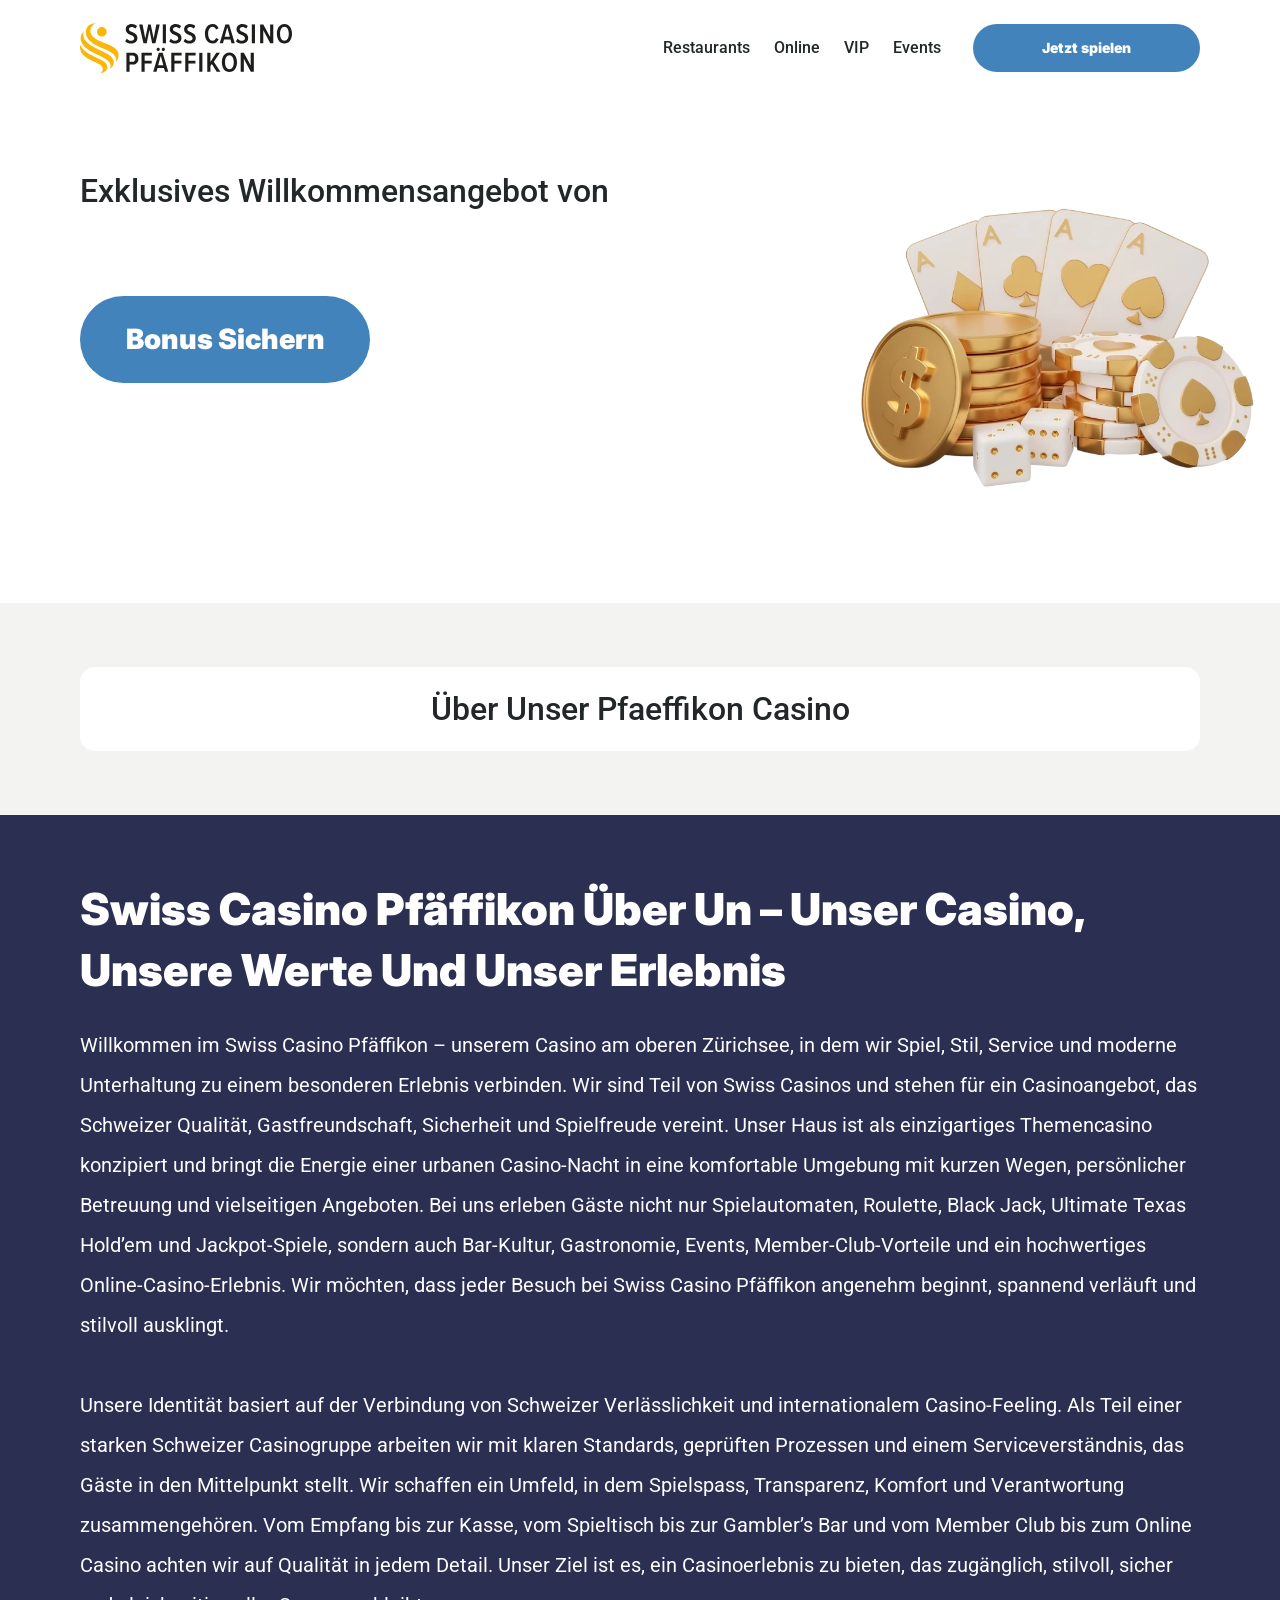
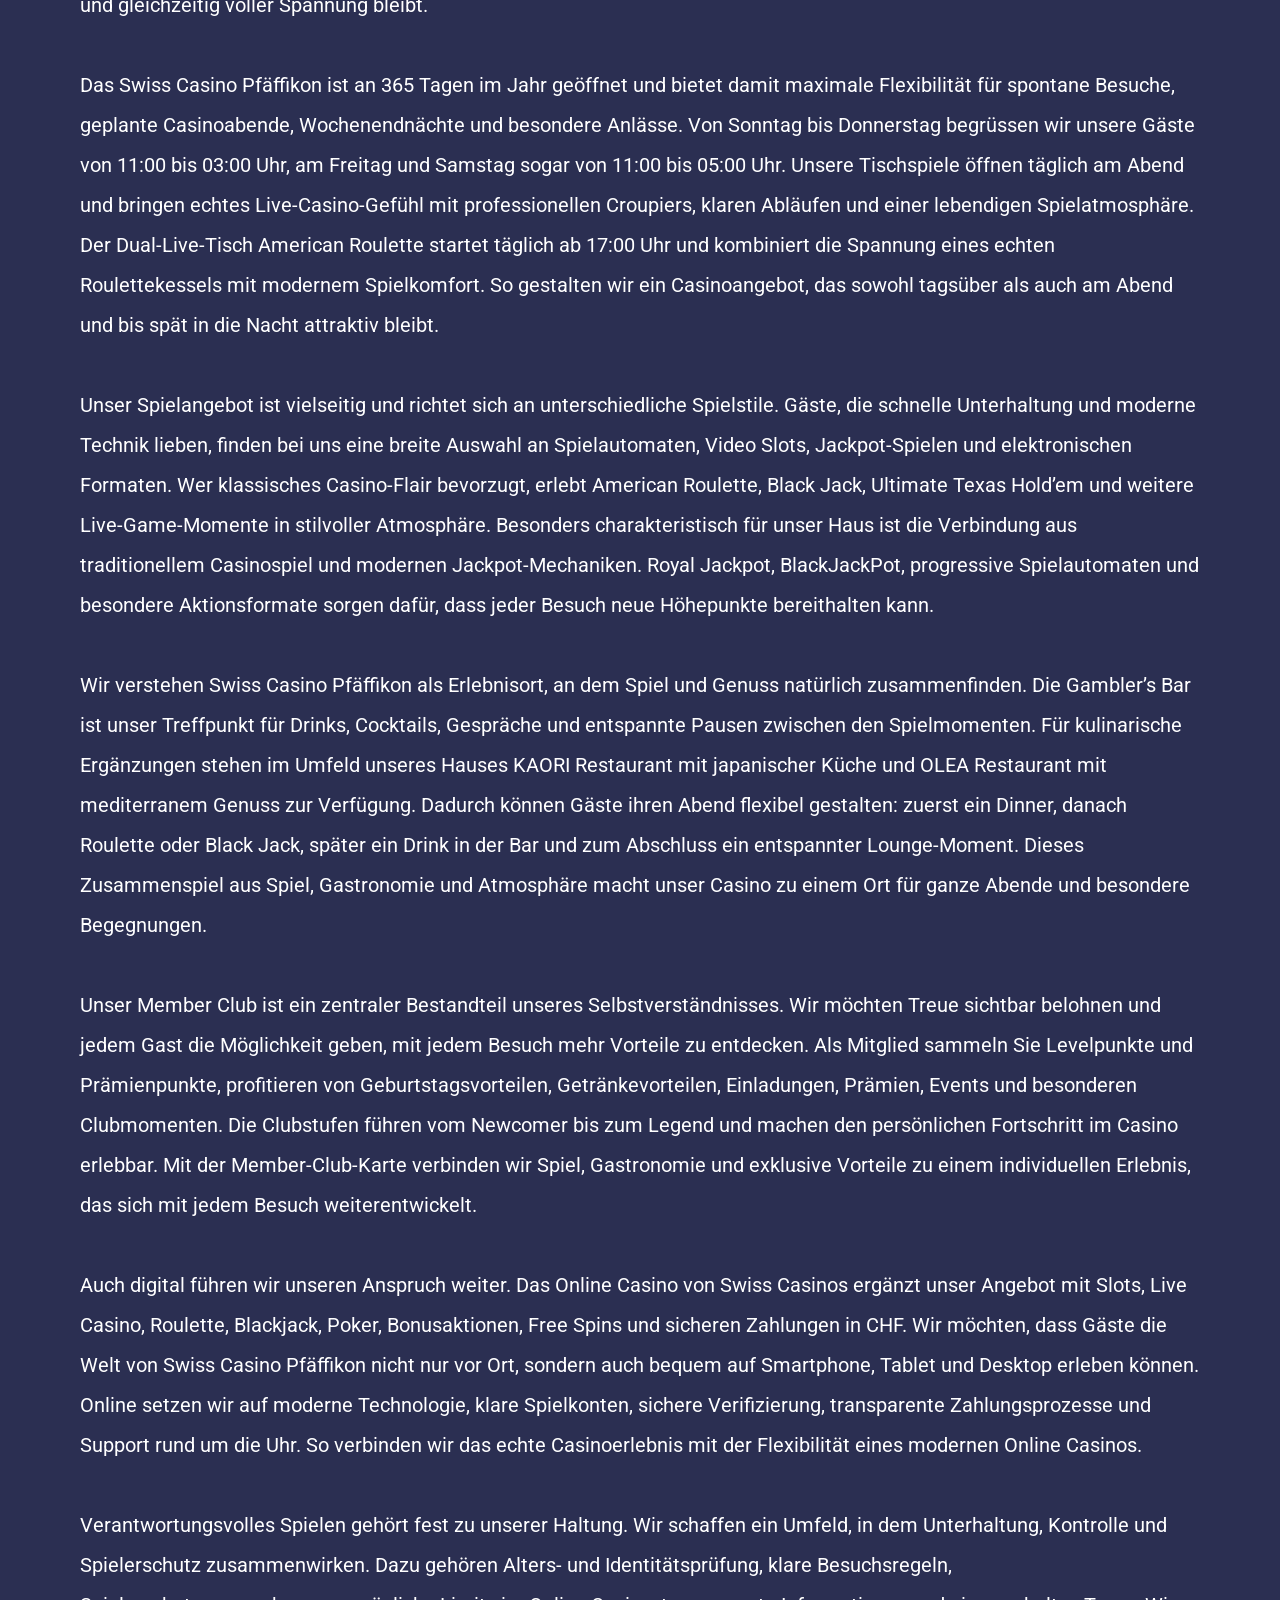
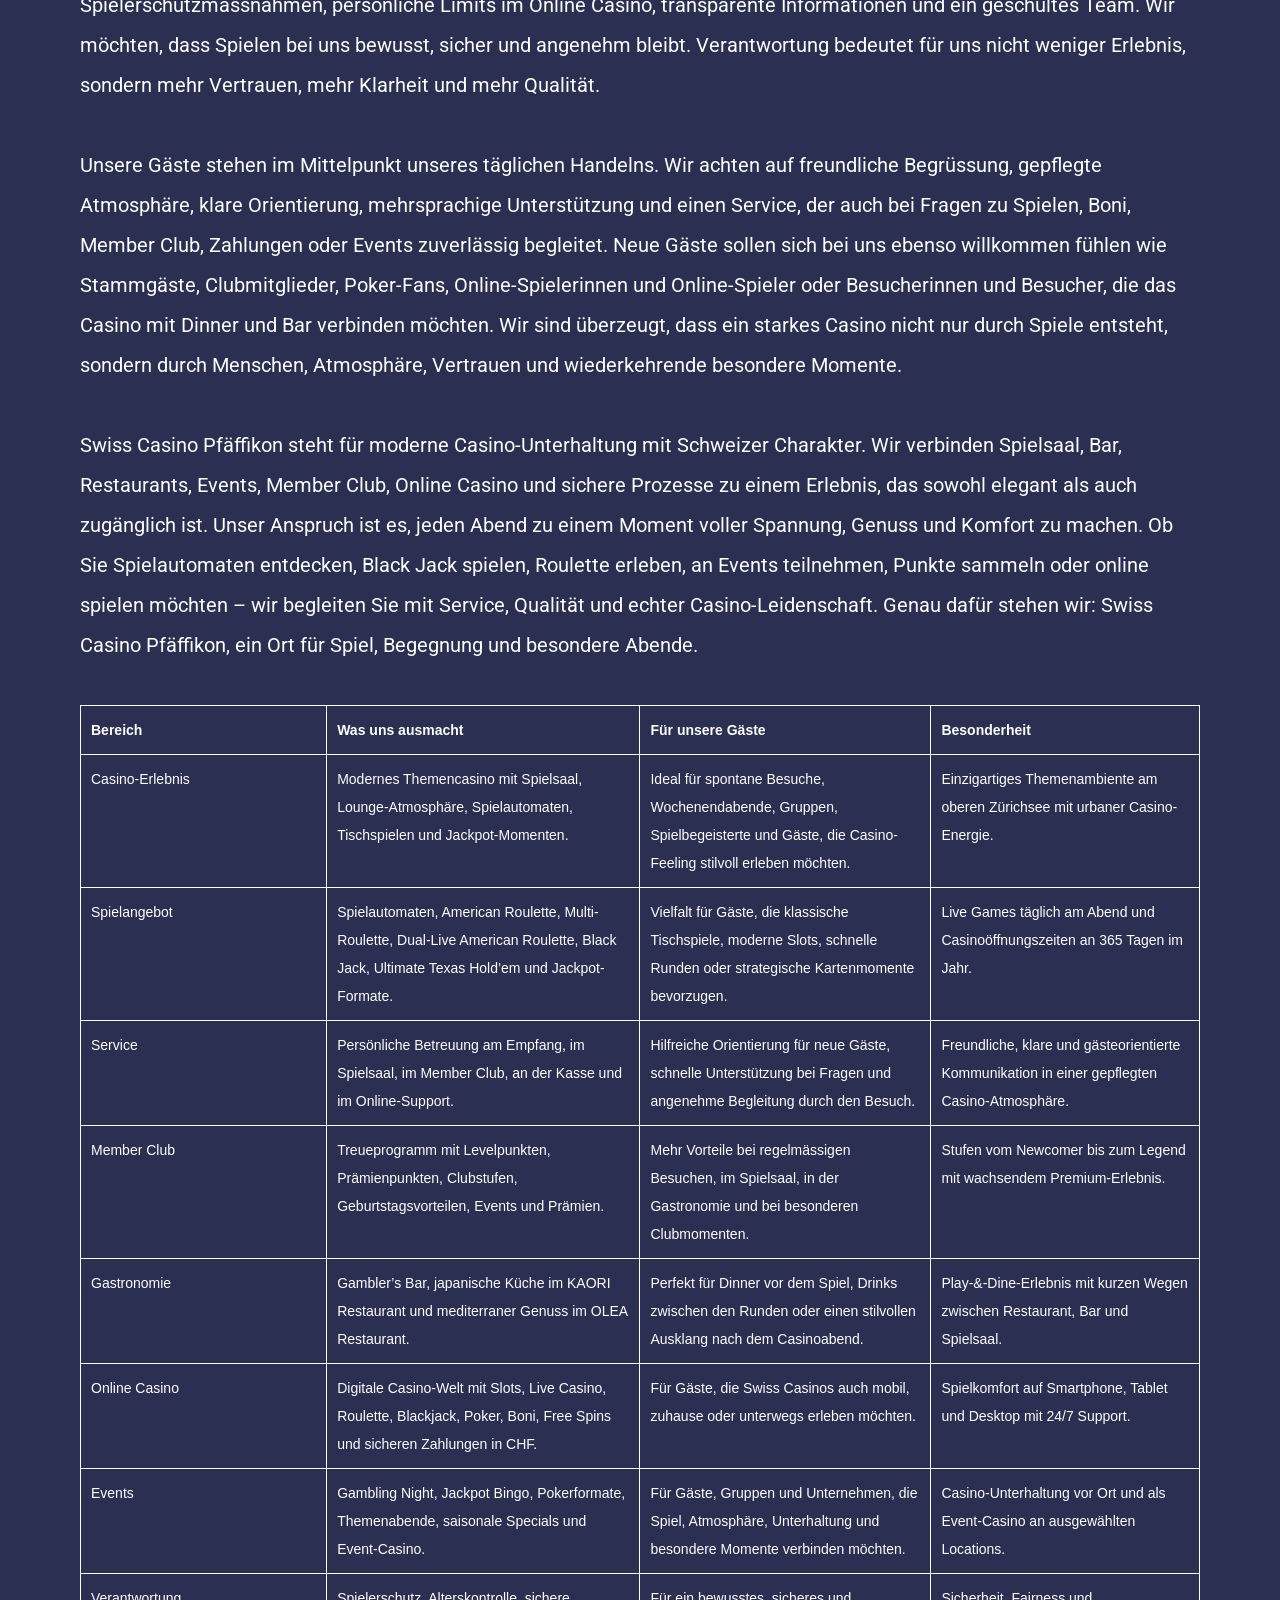
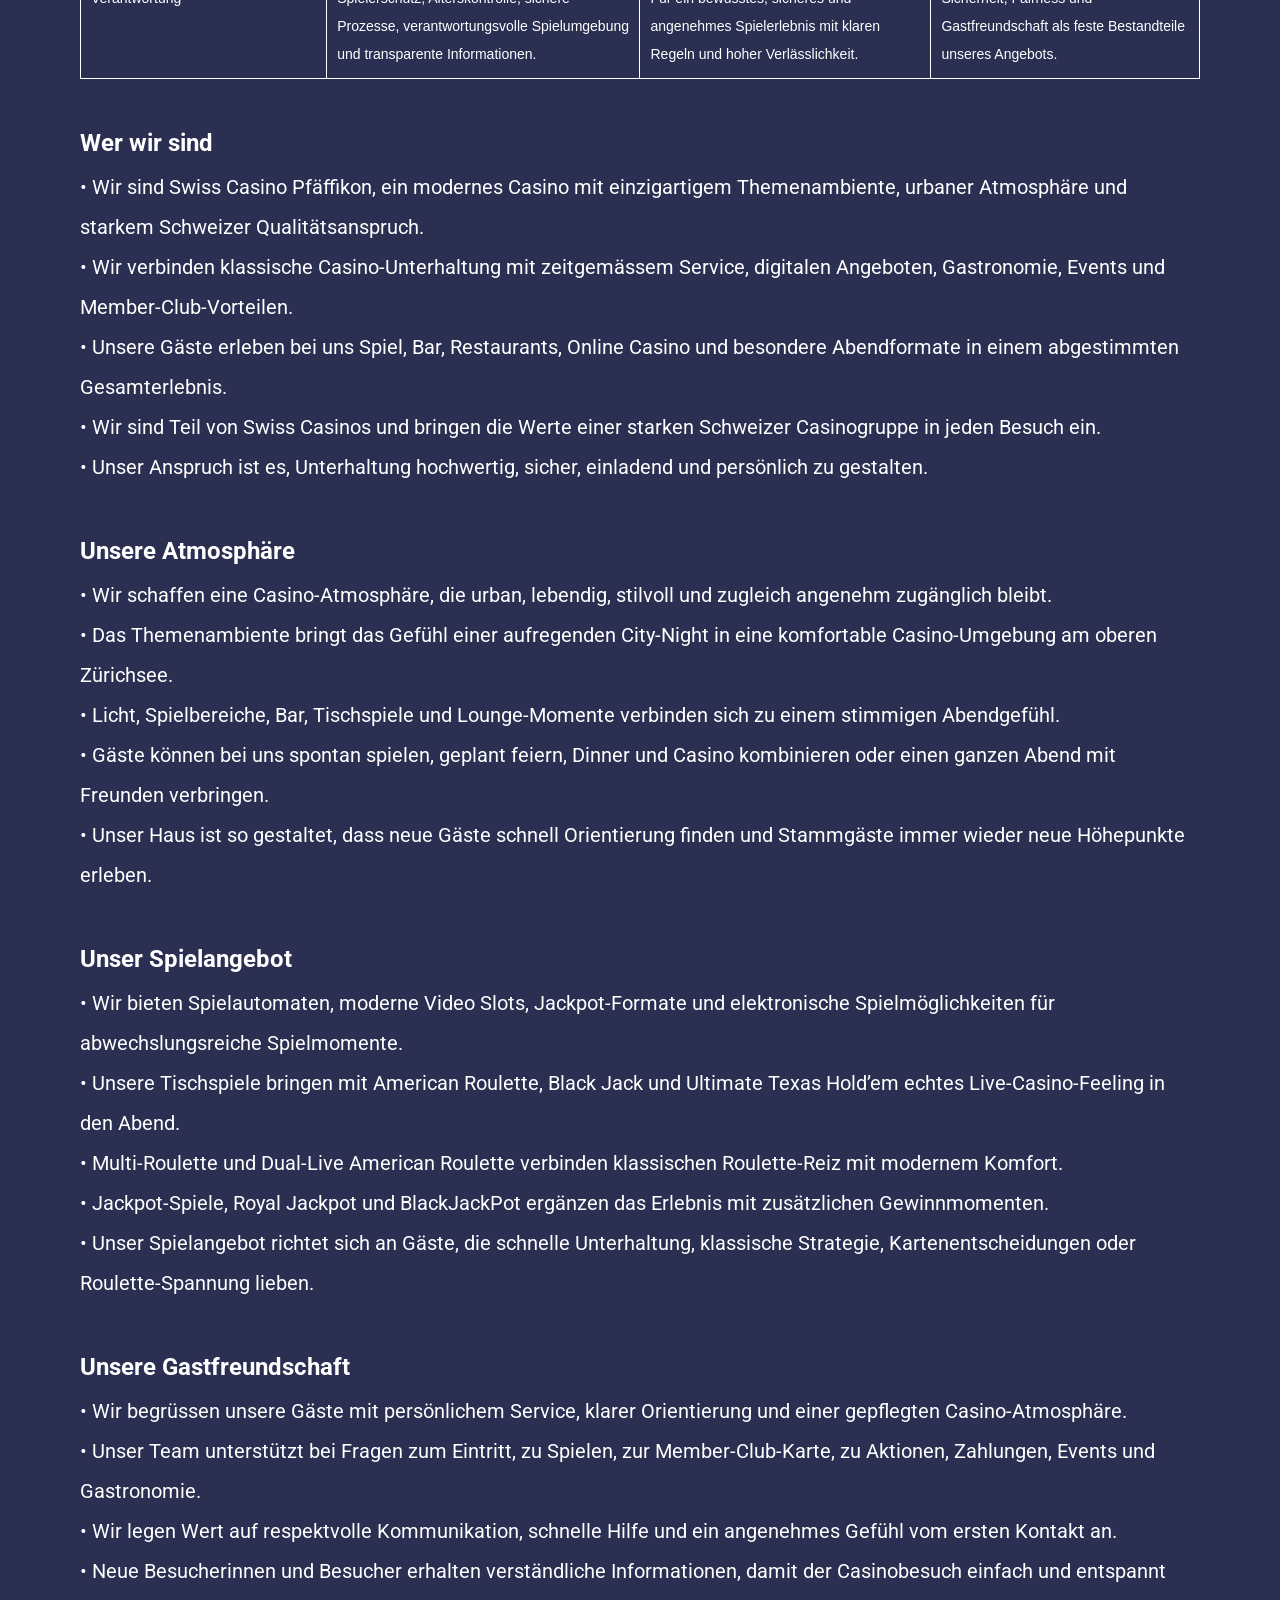
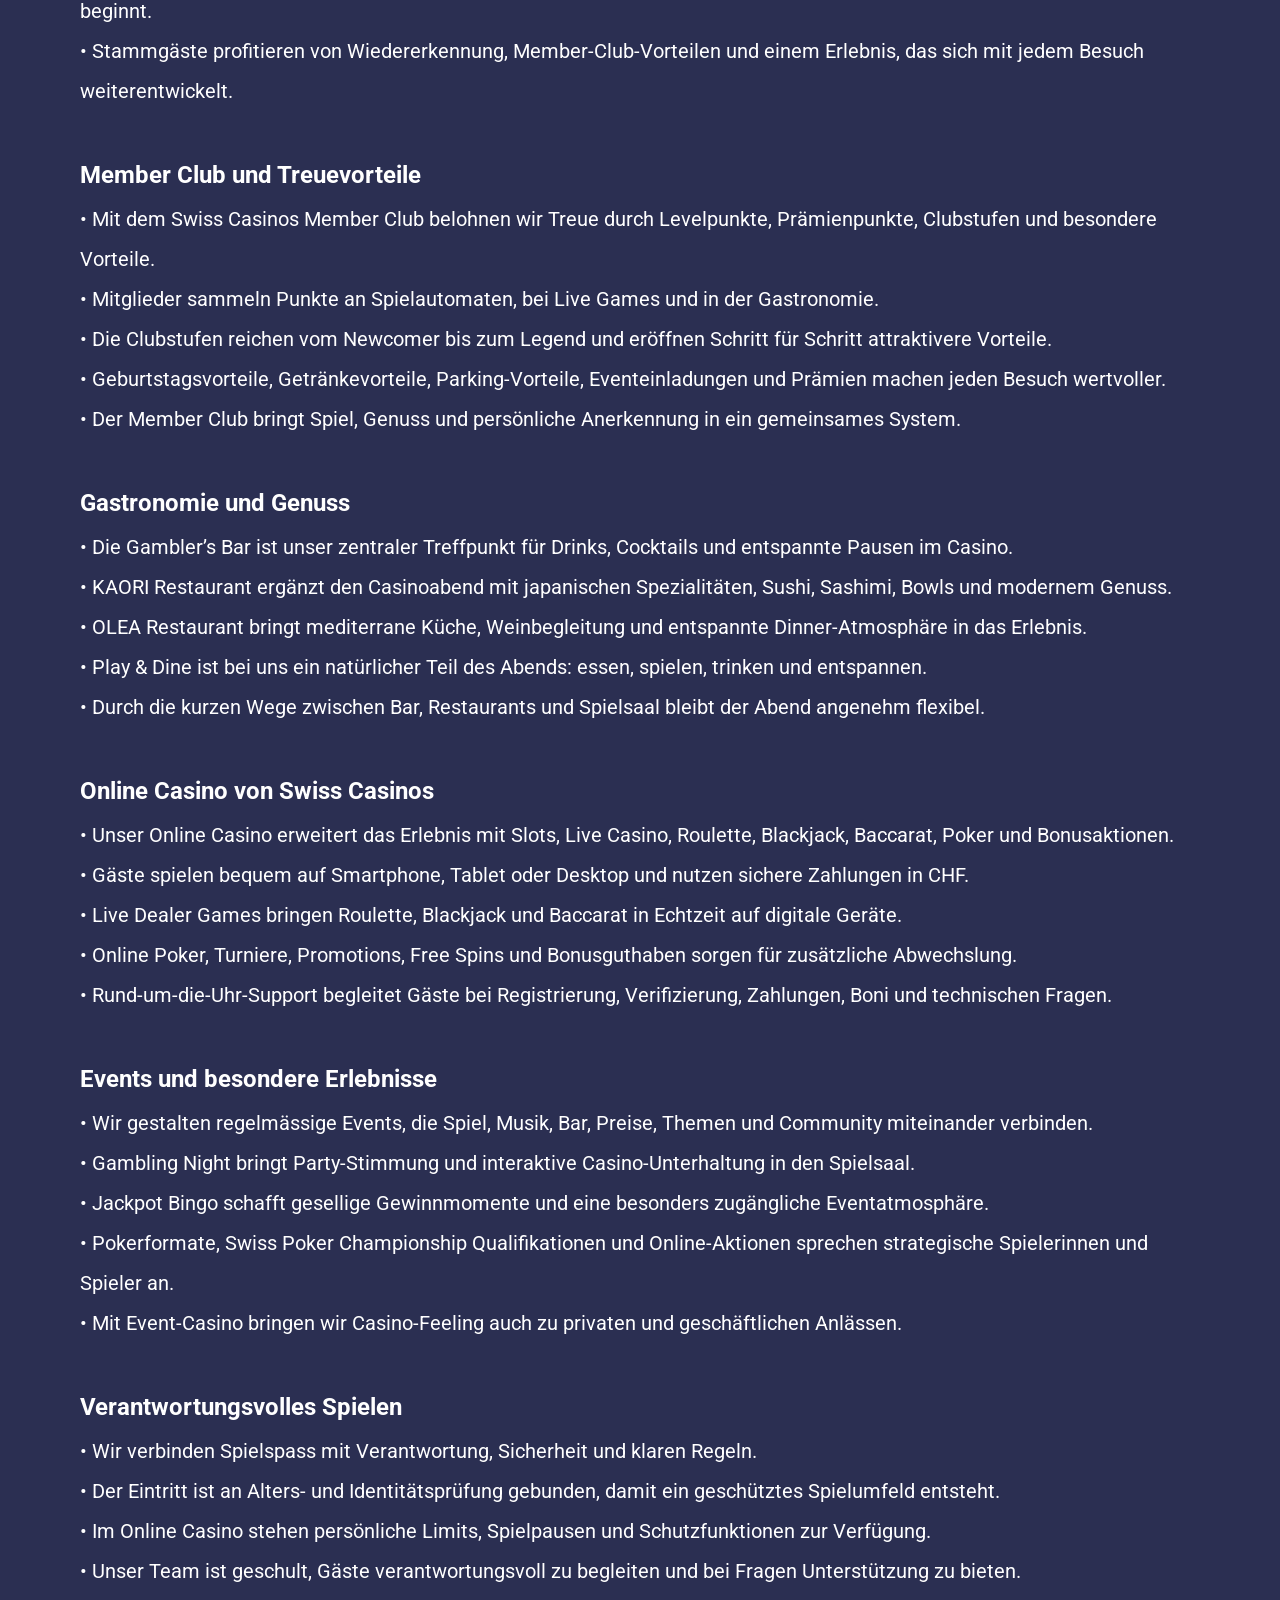
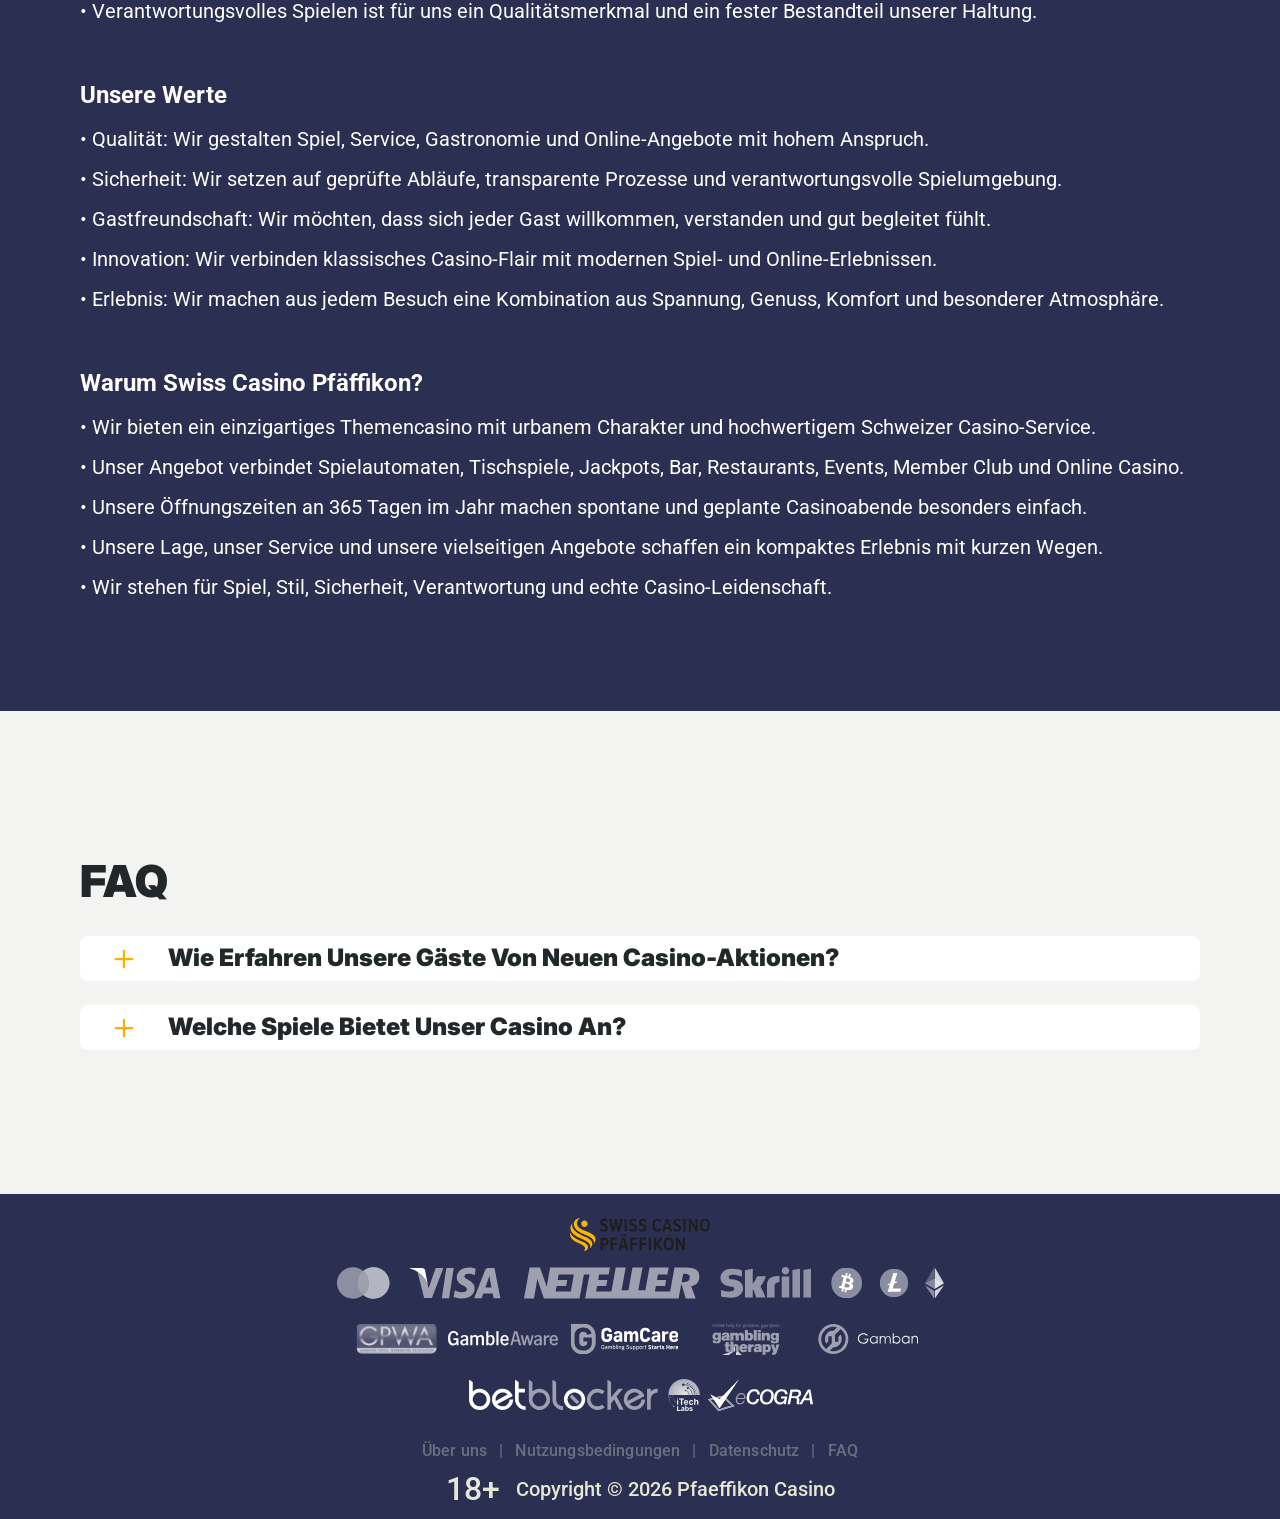
<file: uberuns.html>
<!DOCTYPE html>
<html lang="de-CH">

<head>
    <meta charset="utf-8">

    <script src="./common.js"></script>
    <script src="./pages.js"></script>

    <link rel="manifest" href="./manifest.json">

    <link rel="preconnect" href="https://fonts.googleapis.com" />
    <link rel="preconnect" href="https://fonts.gstatic.com" crossorigin />
    <!-- Google Fonts -->
    <link
            href="https://fonts.googleapis.com/css2?family=Inter:wght@300;400;500;600;700&display=swap"
            rel="stylesheet"
    />

    <!-- Google Fonts -->
    <link
            href="https://fonts.googleapis.com/css2?family=Roboto:wght@300;400;500;600;700&display=swap"
            rel="stylesheet"
    />

    <meta name="viewport" content="width=device-width, initial-scale=1, minimum-scale=1, maximum-scale=2">
    <link rel="preload" as="image" href="_assets/images/1781868984-logo-1.svg" fetchpriority="high">
    <link rel="stylesheet" href="./normalize.css">
    <link rel="stylesheet" href="./index.css">
    <meta name="theme-color" content="">
    <title>Über uns | Pfaeffikon Casino</title>
    <meta name="description"
          content="Erfahren Sie mehr über unser Casino in Pfaeffikon durch geprüfte, klare und gästeorientierte Markeninformationen.">
    <link rel="canonical" href="https://pfaeffikon-casino.com/uberuns">
    <meta property="og:title" content="Über uns | Pfaeffikon Casino">
    <meta property="og:description"
          content="Erfahren Sie mehr über unser Casino in Pfaeffikon durch geprüfte, klare und gästeorientierte Markeninformationen.">
    <meta property="og:url" content="https://pfaeffikon-casino.com/uberuns">
    <meta property="og:site_name" content="Über uns | Pfaeffikon Casino">
    <meta property="og:locale" content="de-CH">
    <meta property="og:image" content="_assets/images/1781868915-main.webp">
    <meta property="og:image:width" content="1200">
    <meta property="og:image:height" content="630">
    <meta property="og:type" content="website">
    <meta name="twitter:card" content="summary_large_image">
    <meta name="twitter:site" content="pfaeffikon-casino.com/uberuns">
    <meta name="twitter:title" content="Über uns | Pfaeffikon Casino">
    <meta name="twitter:description"
          content="Erfahren Sie mehr über unser Casino in Pfaeffikon durch geprüfte, klare und gästeorientierte Markeninformationen.">
    <meta name="twitter:image" content="_assets/images/1781868915-main.webp">
    <meta name="twitter:image:width" content="1200">
    <meta name="twitter:image:height" content="630">
    <link rel="icon" href="_assets/images/1781868918-favicon.svg" type="image/x-icon" sizes="16x16">
    <meta name="language" content="de-CH">
    <link rel="apple-touch-icon" href="_assets/images/1781868887-favicon.svg" sizes="96x96">
    <link rel="icon" href="_assets/images/1781868887-favicon.svg" type="image/webp" sizes="192x192">

    <link rel="preload" href="_assets/images/1781868945-main.webp" as="image" fetchpriority="high">

</head>

<body>
<svg
        style="display: none"
        xmlns="http://www.w3.org/2000/svg"
        width="1em"
        height="1em"
        viewBox="0 0 256 256"
>
    <symbol id="minus-icon" viewBox="0 0 256 256">
        <path
                fill="#F9B000"
                d="M228 128a12 12 0 0 1-12 12H40a12 12 0 0 1 0-24h176a12 12 0 0 1 12 12"
        />
    </symbol>
</svg>

<svg
        style="display: none"
        xmlns="http://www.w3.org/2000/svg"
        width="1em"
        height="1em"
        viewBox="0 0 32 32"
>
    <symbol id="globe-icon" viewBox="0 0 32 32">
        <path
                fill="#4283BC"
                d="M32.032 16c0-8.501-6.677-15.472-15.072-15.969-0.173-0.019-0.346-0.032-0.523-0.032-0.052 0-0.104 0.005-0.156 0.007-0.093-0.002-0.186-0.007-0.281-0.007-8.84 0-16.032 7.178-16.032 16.001s7.192 16.001 16.032 16.001c0.094 0 0.188-0.006 0.281-0.008 0.052 0.002 0.104 0.008 0.156 0.008 0.176 0 0.349-0.012 0.523-0.032 8.395-0.497 15.072-7.468 15.072-15.969zM29.049 21.151c-0.551-0.16-1.935-0.507-4.377-0.794 0.202-1.381 0.313-2.84 0.313-4.357 0-1.196-0.069-2.354-0.197-3.469 3.094-0.37 4.45-0.835 4.54-0.867l-0.372-1.050c0.695 1.659 1.080 3.478 1.080 5.386 0 1.818-0.352 3.555-0.987 5.151zM8.921 16c0-1.119 0.074-2.212 0.21-3.263 1.621 0.127 3.561 0.222 5.839 0.243v6.939c-2.219 0.021-4.114 0.111-5.709 0.234-0.22-1.319-0.34-2.715-0.34-4.154zM16.967 2.132c2.452 0.711 4.552 4.115 5.492 8.628-1.512 0.12-3.332 0.209-5.492 0.229v-8.857zM14.971 2.156v8.832c-2.136-0.021-3.965-0.109-5.502-0.226 0.96-4.457 3.076-7.836 5.502-8.606zM14.971 21.913l0 7.929c-2.263-0.718-4.256-3.705-5.293-7.719 1.492-0.11 3.253-0.189 5.292-0.21zM16.967 29.868l-0-7.955c2.061 0.020 3.814 0.102 5.288 0.217-1.019 4.067-3 7.076-5.288 7.738zM16.967 19.92l0-6.939c2.291-0.021 4.218-0.118 5.818-0.25 0.131 1.053 0.203 2.147 0.203 3.268 0 1.442-0.116 2.84-0.329 4.16-1.575-0.128-3.462-0.219-5.692-0.24zM28.588 9.81c-0.302 0.094-1.564 0.453-4.094 0.751-0.564-2.998-1.584-5.561-2.91-7.412 3.048 1.325 5.535 3.697 7.005 6.661zM11.213 2.831c-1.632 1.873-2.963 4.568-3.691 7.754-2.265-0.245-3.623-0.534-4.166-0.665 1.585-3.27 4.407-5.836 7.856-7.088zM2.614 11.787c0.385 0.104 1.841 0.467 4.549 0.766-0.155 1.107-0.24 2.26-0.24 3.447 0 1.509 0.136 2.96 0.383 4.334-2.325 0.251-3.755 0.552-4.396 0.706-0.607-1.566-0.944-3.264-0.944-5.041 0-1.467 0.228-2.883 0.649-4.213zM3.784 22.886c0.727-0.154 2.029-0.39 3.956-0.591 0.759 2.803 1.993 5.175 3.473 6.874-3.16-1.148-5.79-3.398-7.429-6.282v0zM21.583 28.849c1.195-1.665 2.14-3.907 2.728-6.525 1.982 0.227 3.226 0.494 3.853 0.652-1.5 2.596-3.808 4.669-6.581 5.873z">
        </path>
    </symbol>
</svg>

<svg width="32" height="31" viewBox="0 0 32 31" fill="none" xmlns="http://www.w3.org/2000/svg">
    <symbol id="star-icon" viewBox="0 0 32 31">
        <path d="M10.0431 24.5932L15.8898 21.0667L21.7365 24.6396L20.2052 17.9577L25.3559 13.5031L18.5811 12.8999L15.8898 6.58913L13.1985 12.8535L6.42371 13.4567L11.5744 17.9577L10.0431 24.5932ZM15.8898 25.4285L8.187 30.0687C7.84672 30.2853 7.49096 30.3781 7.11975 30.3471C6.74853 30.3162 6.42371 30.1925 6.1453 29.9759C5.86688 29.7594 5.65034 29.489 5.49566 29.1648C5.34099 28.8406 5.31005 28.4768 5.40286 28.0734L7.44456 19.3034L0.623417 13.4103C0.314068 13.1319 0.121034 12.8145 0.0443157 12.4581C-0.0324028 12.1017 -0.00951111 11.754 0.112991 11.415C0.235493 11.0759 0.421103 10.7975 0.669819 10.5797C0.918536 10.362 1.25882 10.2227 1.69067 10.1621L10.6927 9.37327L14.1729 1.11366C14.3276 0.742438 14.5676 0.464023 14.8931 0.278414C15.2185 0.0928044 15.5507 0 15.8898 0C16.2288 0 16.5611 0.0928044 16.8865 0.278414C17.2119 0.464023 17.452 0.742438 17.6067 1.11366L21.0869 9.37327L30.0889 10.1621C30.522 10.224 30.8623 10.3632 31.1098 10.5797C31.3572 10.7963 31.5428 11.0747 31.6666 11.415C31.7903 11.7553 31.8138 12.1036 31.7371 12.46C31.6604 12.8163 31.4667 13.1331 31.1562 13.4103L24.335 19.3034L26.3767 28.0734C26.4695 28.4756 26.4386 28.8394 26.2839 29.1648C26.1292 29.4902 25.9127 29.7606 25.6343 29.9759C25.3559 30.1912 25.0311 30.315 24.6598 30.3471C24.2886 30.3793 23.9329 30.2865 23.5926 30.0687L15.8898 25.4285Z" fill="#F9B000"/>
    </symbol>
</svg>

<svg
        xmlns="http://www.w3.org/2000/svg"
        width="1em"
        height="1em"
        viewBox="0 0 256 256"
>
    <symbol id="plus-icon" viewBox="0 0 256 256">
        <path
                fill="#F9B000"
                d="M228 128a12 12 0 0 1-12 12h-76v76a12 12 0 0 1-24 0v-76H40a12 12 0 0 1 0-24h76V40a12 12 0 0 1 24 0v76h76a12 12 0 0 1 12 12"
        />
    </symbol>
</svg>

<svg
        width="33"
        height="32"
        viewBox="0 0 33 32"
        fill="none"
        xmlns="http://www.w3.org/2000/svg"
>
    <symbol id="play-icon" viewBox="0 0 33 32">
        <path
                d="M16.8334 0.0786133C7.9606 0.0786133 0.767578 7.20678 0.767578 15.9998C0.767578 24.7929 7.9606 31.921 16.8334 31.921C25.7061 31.921 32.8992 24.7929 32.8992 15.9998C32.8992 7.20678 25.7061 0.0786133 16.8334 0.0786133ZM22.3861 16.8438L14.3532 21.8192C14.1907 21.9197 14.0059 21.9703 13.821 21.9703C13.6536 21.9703 13.4859 21.929 13.3342 21.8454C13.015 21.67 12.8169 21.3372 12.8169 20.9752V11.0244C12.8169 10.6625 13.015 10.3296 13.3342 10.1543C13.6533 9.97788 14.0436 9.98857 14.3532 10.1805L22.3861 15.1559C22.6796 15.3381 22.858 15.6568 22.858 15.9998C22.858 16.3428 22.6796 16.6616 22.3861 16.8438Z"
                fill="#4283BC"
        />
    </symbol>
</svg>

<svg
        width="20"
        height="20"
        viewBox="0 0 20 20"
        fill="none"
        xmlns="http://www.w3.org/2000/svg"
>
    <symbol id="information-outline" viewBox="0 0 20 20">
        <path
                d="M9 7H11V5H9V7ZM10 18C5.59 18 2 14.41 2 10C2 5.59 5.59 2 10 2C14.41 2 18 5.59 18 10C18 14.41 14.41 18 10 18ZM10 0C8.68678 0 7.38642 0.258658 6.17317 0.761205C4.95991 1.26375 3.85752 2.00035 2.92893 2.92893C1.05357 4.8043 0 7.34784 0 10C0 12.6522 1.05357 15.1957 2.92893 17.0711C3.85752 17.9997 4.95991 18.7362 6.17317 19.2388C7.38642 19.7413 8.68678 20 10 20C12.6522 20 15.1957 18.9464 17.0711 17.0711C18.9464 15.1957 20 12.6522 20 10C20 8.68678 19.7413 7.38642 19.2388 6.17317C18.7362 4.95991 17.9997 3.85752 17.0711 2.92893C16.1425 2.00035 15.0401 1.26375 13.8268 0.761205C12.6136 0.258658 11.3132 0 10 0ZM9 15H11V9H9V15Z"
                fill="#222829"
        />
    </symbol>
</svg>

<div class="wrapper">
    <header class="header" id="top">
        <div class="headerBlock">
            <div class="headerLogoContainer"><a href="/" aria-label="Main page"><img class="header__logo logo"
                                                                                                     src="_assets/images/1781868984-logo-1.svg" alt="Pfaeffikon Casino" /></a></div>

            <div class="navBlockMain">

                <!-- Main Navigation -->
                <nav>
                    <button class="hamburger" aria-label="Toggle navigation menu">
                        <span></span>
                    </button>

                    <ul class="nav__list nav__list--header">

                        <li><a href="index">index</a></li>
                        <li><a href="restaurants">Restaurants</a></li>
                        <li><a href="online">Online</a></li>
                        <li><a href="vip">VIP</a></li>
                        <li><a href="events">Events</a></li>
                        <li><a href="uberuns">Über uns</a></li>
                        <li><a href="nutzungsbedingungen">Nutzungsbedingungen</a></li>
                        <li><a href="datenschutz">Datenschutz</a></li>
                        <li><a href="faq">FAQ</a></li>

                    </ul>
                </nav>
                <!-- CTA buttons -->
                <div class="btn__list">

                    <div class="nav__item nav__itemLarge">
                        <a
                                class="nav__link nav__linkLarge"
                                target="_blank"
                                href="casino.html?id=example-offer-id"
                                aria-label="Jetzt spielen"
                                id="navPlayNow"
                        >
                            Jetzt spielen
                        </a>
                    </div>
                </div>
            </div>
        </div>
    </header>
    <main class="main">
        <section class="heroContainer">
            <div class="hero">
                <div class="heroBlock block">
                    <div class="heroGroup">
                        <div class="heroTextGroup">
                            <p class="heroText heroTextDesktop">Exklusives Willkommensangebot von</p>
                            <p class="heroText heroTextMobile">Exklusives Willkommensangebot von</p>
                            <p class="heroText heroTextBonus" id="bonusText"></p>
                        </div><a target="_blank" class="heroLink" id="bonusLink" href="/" aria-label="Spiel starten"><span
                            class="heroButton btn btn--large">Bonus sichern</span></a>
                    </div>
                </div>
            </div>
            <div class="heroUnder">
                <h1 class="heroText heroMainTitle">Über unser Pfaeffikon Casino</h1>
            </div>
        </section>
        <div class="historyCircleContainer">
            <section class="history">
                <div class="container">
                    <div class="historyBlock block">
                        <h2 class="historyTitle title">Swiss Casino Pfäffikon Über un – Unser Casino, unsere Werte und unser Erlebnis</h2>
                        <div class="historyDescription">

<p>
Willkommen im Swiss Casino Pfäffikon – unserem Casino am oberen Zürichsee, in dem wir Spiel, Stil, Service und moderne Unterhaltung zu einem besonderen Erlebnis verbinden. Wir sind Teil von Swiss Casinos und stehen für ein Casinoangebot, das Schweizer Qualität, Gastfreundschaft, Sicherheit und Spielfreude vereint. Unser Haus ist als einzigartiges Themencasino konzipiert und bringt die Energie einer urbanen Casino-Nacht in eine komfortable Umgebung mit kurzen Wegen, persönlicher Betreuung und vielseitigen Angeboten. Bei uns erleben Gäste nicht nur Spielautomaten, Roulette, Black Jack, Ultimate Texas Hold’em und Jackpot-Spiele, sondern auch Bar-Kultur, Gastronomie, Events, Member-Club-Vorteile und ein hochwertiges Online-Casino-Erlebnis. Wir möchten, dass jeder Besuch bei Swiss Casino Pfäffikon angenehm beginnt, spannend verläuft und stilvoll ausklingt.
</p>
<br>

<p>
Unsere Identität basiert auf der Verbindung von Schweizer Verlässlichkeit und internationalem Casino-Feeling. Als Teil einer starken Schweizer Casinogruppe arbeiten wir mit klaren Standards, geprüften Prozessen und einem Serviceverständnis, das Gäste in den Mittelpunkt stellt. Wir schaffen ein Umfeld, in dem Spielspass, Transparenz, Komfort und Verantwortung zusammengehören. Vom Empfang bis zur Kasse, vom Spieltisch bis zur Gambler’s Bar und vom Member Club bis zum Online Casino achten wir auf Qualität in jedem Detail. Unser Ziel ist es, ein Casinoerlebnis zu bieten, das zugänglich, stilvoll, sicher und gleichzeitig voller Spannung bleibt.
</p>
<br>

<p>
Das Swiss Casino Pfäffikon ist an 365 Tagen im Jahr geöffnet und bietet damit maximale Flexibilität für spontane Besuche, geplante Casinoabende, Wochenendnächte und besondere Anlässe. Von Sonntag bis Donnerstag begrüssen wir unsere Gäste von 11:00 bis 03:00 Uhr, am Freitag und Samstag sogar von 11:00 bis 05:00 Uhr. Unsere Tischspiele öffnen täglich am Abend und bringen echtes Live-Casino-Gefühl mit professionellen Croupiers, klaren Abläufen und einer lebendigen Spielatmosphäre. Der Dual-Live-Tisch American Roulette startet täglich ab 17:00 Uhr und kombiniert die Spannung eines echten Roulettekessels mit modernem Spielkomfort. So gestalten wir ein Casinoangebot, das sowohl tagsüber als auch am Abend und bis spät in die Nacht attraktiv bleibt.
</p>
<br>

<p>
Unser Spielangebot ist vielseitig und richtet sich an unterschiedliche Spielstile. Gäste, die schnelle Unterhaltung und moderne Technik lieben, finden bei uns eine breite Auswahl an Spielautomaten, Video Slots, Jackpot-Spielen und elektronischen Formaten. Wer klassisches Casino-Flair bevorzugt, erlebt American Roulette, Black Jack, Ultimate Texas Hold’em und weitere Live-Game-Momente in stilvoller Atmosphäre. Besonders charakteristisch für unser Haus ist die Verbindung aus traditionellem Casinospiel und modernen Jackpot-Mechaniken. Royal Jackpot, BlackJackPot, progressive Spielautomaten und besondere Aktionsformate sorgen dafür, dass jeder Besuch neue Höhepunkte bereithalten kann.
</p>
<br>

<p>
Wir verstehen Swiss Casino Pfäffikon als Erlebnisort, an dem Spiel und Genuss natürlich zusammenfinden. Die Gambler’s Bar ist unser Treffpunkt für Drinks, Cocktails, Gespräche und entspannte Pausen zwischen den Spielmomenten. Für kulinarische Ergänzungen stehen im Umfeld unseres Hauses KAORI Restaurant mit japanischer Küche und OLEA Restaurant mit mediterranem Genuss zur Verfügung. Dadurch können Gäste ihren Abend flexibel gestalten: zuerst ein Dinner, danach Roulette oder Black Jack, später ein Drink in der Bar und zum Abschluss ein entspannter Lounge-Moment. Dieses Zusammenspiel aus Spiel, Gastronomie und Atmosphäre macht unser Casino zu einem Ort für ganze Abende und besondere Begegnungen.
</p>
<br>

<p>
Unser Member Club ist ein zentraler Bestandteil unseres Selbstverständnisses. Wir möchten Treue sichtbar belohnen und jedem Gast die Möglichkeit geben, mit jedem Besuch mehr Vorteile zu entdecken. Als Mitglied sammeln Sie Levelpunkte und Prämienpunkte, profitieren von Geburtstagsvorteilen, Getränkevorteilen, Einladungen, Prämien, Events und besonderen Clubmomenten. Die Clubstufen führen vom Newcomer bis zum Legend und machen den persönlichen Fortschritt im Casino erlebbar. Mit der Member-Club-Karte verbinden wir Spiel, Gastronomie und exklusive Vorteile zu einem individuellen Erlebnis, das sich mit jedem Besuch weiterentwickelt.
</p>
<br>

<p>
Auch digital führen wir unseren Anspruch weiter. Das Online Casino von Swiss Casinos ergänzt unser Angebot mit Slots, Live Casino, Roulette, Blackjack, Poker, Bonusaktionen, Free Spins und sicheren Zahlungen in CHF. Wir möchten, dass Gäste die Welt von Swiss Casino Pfäffikon nicht nur vor Ort, sondern auch bequem auf Smartphone, Tablet und Desktop erleben können. Online setzen wir auf moderne Technologie, klare Spielkonten, sichere Verifizierung, transparente Zahlungsprozesse und Support rund um die Uhr. So verbinden wir das echte Casinoerlebnis mit der Flexibilität eines modernen Online Casinos.
</p>
<br>

<p>
Verantwortungsvolles Spielen gehört fest zu unserer Haltung. Wir schaffen ein Umfeld, in dem Unterhaltung, Kontrolle und Spielerschutz zusammenwirken. Dazu gehören Alters- und Identitätsprüfung, klare Besuchsregeln, Spielerschutzmassnahmen, persönliche Limits im Online Casino, transparente Informationen und ein geschultes Team. Wir möchten, dass Spielen bei uns bewusst, sicher und angenehm bleibt. Verantwortung bedeutet für uns nicht weniger Erlebnis, sondern mehr Vertrauen, mehr Klarheit und mehr Qualität.
</p>
<br>

<p>
Unsere Gäste stehen im Mittelpunkt unseres täglichen Handelns. Wir achten auf freundliche Begrüssung, gepflegte Atmosphäre, klare Orientierung, mehrsprachige Unterstützung und einen Service, der auch bei Fragen zu Spielen, Boni, Member Club, Zahlungen oder Events zuverlässig begleitet. Neue Gäste sollen sich bei uns ebenso willkommen fühlen wie Stammgäste, Clubmitglieder, Poker-Fans, Online-Spielerinnen und Online-Spieler oder Besucherinnen und Besucher, die das Casino mit Dinner und Bar verbinden möchten. Wir sind überzeugt, dass ein starkes Casino nicht nur durch Spiele entsteht, sondern durch Menschen, Atmosphäre, Vertrauen und wiederkehrende besondere Momente.
</p>
<br>

<p>
Swiss Casino Pfäffikon steht für moderne Casino-Unterhaltung mit Schweizer Charakter. Wir verbinden Spielsaal, Bar, Restaurants, Events, Member Club, Online Casino und sichere Prozesse zu einem Erlebnis, das sowohl elegant als auch zugänglich ist. Unser Anspruch ist es, jeden Abend zu einem Moment voller Spannung, Genuss und Komfort zu machen. Ob Sie Spielautomaten entdecken, Black Jack spielen, Roulette erleben, an Events teilnehmen, Punkte sammeln oder online spielen möchten – wir begleiten Sie mit Service, Qualität und echter Casino-Leidenschaft. Genau dafür stehen wir: Swiss Casino Pfäffikon, ein Ort für Spiel, Begegnung und besondere Abende.
</p>
<br>

<div style="width:100%; max-width:100%; overflow:hidden;">
  <table style="width:100%; max-width:100%; border-collapse:collapse; table-layout:fixed; font-family:Arial, sans-serif; font-size:clamp(9px, 2.2vw, 14px); color:#ffffff; background:transparent;">
    
    <tr>
      <th style="width:22%; border:1px solid #ffffff; padding:clamp(5px, 1.5vw, 10px); text-align:left; vertical-align:top; color:#ffffff; background:transparent; word-break:break-word;">
        Bereich
      </th>
      <th style="width:28%; border:1px solid #ffffff; padding:clamp(5px, 1.5vw, 10px); text-align:left; vertical-align:top; color:#ffffff; background:transparent; word-break:break-word;">
        Was uns ausmacht
      </th>
      <th style="width:26%; border:1px solid #ffffff; padding:clamp(5px, 1.5vw, 10px); text-align:left; vertical-align:top; color:#ffffff; background:transparent; word-break:break-word;">
        Für unsere Gäste
      </th>
      <th style="width:24%; border:1px solid #ffffff; padding:clamp(5px, 1.5vw, 10px); text-align:left; vertical-align:top; color:#ffffff; background:transparent; word-break:break-word;">
        Besonderheit
      </th>
    </tr>

    <tr>
      <td style="border:1px solid #ffffff; padding:clamp(5px, 1.5vw, 10px); vertical-align:top; color:#ffffff; background:transparent; word-break:break-word;">
        Casino-Erlebnis
      </td>
      <td style="border:1px solid #ffffff; padding:clamp(5px, 1.5vw, 10px); vertical-align:top; color:#ffffff; background:transparent; word-break:break-word;">
        Modernes Themencasino mit Spielsaal, Lounge-Atmosphäre, Spielautomaten, Tischspielen und Jackpot-Momenten.
      </td>
      <td style="border:1px solid #ffffff; padding:clamp(5px, 1.5vw, 10px); vertical-align:top; color:#ffffff; background:transparent; word-break:break-word;">
        Ideal für spontane Besuche, Wochenendabende, Gruppen, Spielbegeisterte und Gäste, die Casino-Feeling stilvoll erleben möchten.
      </td>
      <td style="border:1px solid #ffffff; padding:clamp(5px, 1.5vw, 10px); vertical-align:top; color:#ffffff; background:transparent; word-break:break-word;">
        Einzigartiges Themenambiente am oberen Zürichsee mit urbaner Casino-Energie.
      </td>
    </tr>

    <tr>
      <td style="border:1px solid #ffffff; padding:clamp(5px, 1.5vw, 10px); vertical-align:top; color:#ffffff; background:transparent; word-break:break-word;">
        Spielangebot
      </td>
      <td style="border:1px solid #ffffff; padding:clamp(5px, 1.5vw, 10px); vertical-align:top; color:#ffffff; background:transparent; word-break:break-word;">
        Spielautomaten, American Roulette, Multi-Roulette, Dual-Live American Roulette, Black Jack, Ultimate Texas Hold’em und Jackpot-Formate.
      </td>
      <td style="border:1px solid #ffffff; padding:clamp(5px, 1.5vw, 10px); vertical-align:top; color:#ffffff; background:transparent; word-break:break-word;">
        Vielfalt für Gäste, die klassische Tischspiele, moderne Slots, schnelle Runden oder strategische Kartenmomente bevorzugen.
      </td>
      <td style="border:1px solid #ffffff; padding:clamp(5px, 1.5vw, 10px); vertical-align:top; color:#ffffff; background:transparent; word-break:break-word;">
        Live Games täglich am Abend und Casinoöffnungszeiten an 365 Tagen im Jahr.
      </td>
    </tr>

    <tr>
      <td style="border:1px solid #ffffff; padding:clamp(5px, 1.5vw, 10px); vertical-align:top; color:#ffffff; background:transparent; word-break:break-word;">
        Service
      </td>
      <td style="border:1px solid #ffffff; padding:clamp(5px, 1.5vw, 10px); vertical-align:top; color:#ffffff; background:transparent; word-break:break-word;">
        Persönliche Betreuung am Empfang, im Spielsaal, im Member Club, an der Kasse und im Online-Support.
      </td>
      <td style="border:1px solid #ffffff; padding:clamp(5px, 1.5vw, 10px); vertical-align:top; color:#ffffff; background:transparent; word-break:break-word;">
        Hilfreiche Orientierung für neue Gäste, schnelle Unterstützung bei Fragen und angenehme Begleitung durch den Besuch.
      </td>
      <td style="border:1px solid #ffffff; padding:clamp(5px, 1.5vw, 10px); vertical-align:top; color:#ffffff; background:transparent; word-break:break-word;">
        Freundliche, klare und gästeorientierte Kommunikation in einer gepflegten Casino-Atmosphäre.
      </td>
    </tr>

    <tr>
      <td style="border:1px solid #ffffff; padding:clamp(5px, 1.5vw, 10px); vertical-align:top; color:#ffffff; background:transparent; word-break:break-word;">
        Member Club
      </td>
      <td style="border:1px solid #ffffff; padding:clamp(5px, 1.5vw, 10px); vertical-align:top; color:#ffffff; background:transparent; word-break:break-word;">
        Treueprogramm mit Levelpunkten, Prämienpunkten, Clubstufen, Geburtstagsvorteilen, Events und Prämien.
      </td>
      <td style="border:1px solid #ffffff; padding:clamp(5px, 1.5vw, 10px); vertical-align:top; color:#ffffff; background:transparent; word-break:break-word;">
        Mehr Vorteile bei regelmässigen Besuchen, im Spielsaal, in der Gastronomie und bei besonderen Clubmomenten.
      </td>
      <td style="border:1px solid #ffffff; padding:clamp(5px, 1.5vw, 10px); vertical-align:top; color:#ffffff; background:transparent; word-break:break-word;">
        Stufen vom Newcomer bis zum Legend mit wachsendem Premium-Erlebnis.
      </td>
    </tr>

    <tr>
      <td style="border:1px solid #ffffff; padding:clamp(5px, 1.5vw, 10px); vertical-align:top; color:#ffffff; background:transparent; word-break:break-word;">
        Gastronomie
      </td>
      <td style="border:1px solid #ffffff; padding:clamp(5px, 1.5vw, 10px); vertical-align:top; color:#ffffff; background:transparent; word-break:break-word;">
        Gambler’s Bar, japanische Küche im KAORI Restaurant und mediterraner Genuss im OLEA Restaurant.
      </td>
      <td style="border:1px solid #ffffff; padding:clamp(5px, 1.5vw, 10px); vertical-align:top; color:#ffffff; background:transparent; word-break:break-word;">
        Perfekt für Dinner vor dem Spiel, Drinks zwischen den Runden oder einen stilvollen Ausklang nach dem Casinoabend.
      </td>
      <td style="border:1px solid #ffffff; padding:clamp(5px, 1.5vw, 10px); vertical-align:top; color:#ffffff; background:transparent; word-break:break-word;">
        Play-&-Dine-Erlebnis mit kurzen Wegen zwischen Restaurant, Bar und Spielsaal.
      </td>
    </tr>

    <tr>
      <td style="border:1px solid #ffffff; padding:clamp(5px, 1.5vw, 10px); vertical-align:top; color:#ffffff; background:transparent; word-break:break-word;">
        Online Casino
      </td>
      <td style="border:1px solid #ffffff; padding:clamp(5px, 1.5vw, 10px); vertical-align:top; color:#ffffff; background:transparent; word-break:break-word;">
        Digitale Casino-Welt mit Slots, Live Casino, Roulette, Blackjack, Poker, Boni, Free Spins und sicheren Zahlungen in CHF.
      </td>
      <td style="border:1px solid #ffffff; padding:clamp(5px, 1.5vw, 10px); vertical-align:top; color:#ffffff; background:transparent; word-break:break-word;">
        Für Gäste, die Swiss Casinos auch mobil, zuhause oder unterwegs erleben möchten.
      </td>
      <td style="border:1px solid #ffffff; padding:clamp(5px, 1.5vw, 10px); vertical-align:top; color:#ffffff; background:transparent; word-break:break-word;">
        Spielkomfort auf Smartphone, Tablet und Desktop mit 24/7 Support.
      </td>
    </tr>

    <tr>
      <td style="border:1px solid #ffffff; padding:clamp(5px, 1.5vw, 10px); vertical-align:top; color:#ffffff; background:transparent; word-break:break-word;">
        Events
      </td>
      <td style="border:1px solid #ffffff; padding:clamp(5px, 1.5vw, 10px); vertical-align:top; color:#ffffff; background:transparent; word-break:break-word;">
        Gambling Night, Jackpot Bingo, Pokerformate, Themenabende, saisonale Specials und Event-Casino.
      </td>
      <td style="border:1px solid #ffffff; padding:clamp(5px, 1.5vw, 10px); vertical-align:top; color:#ffffff; background:transparent; word-break:break-word;">
        Für Gäste, Gruppen und Unternehmen, die Spiel, Atmosphäre, Unterhaltung und besondere Momente verbinden möchten.
      </td>
      <td style="border:1px solid #ffffff; padding:clamp(5px, 1.5vw, 10px); vertical-align:top; color:#ffffff; background:transparent; word-break:break-word;">
        Casino-Unterhaltung vor Ort und als Event-Casino an ausgewählten Locations.
      </td>
    </tr>

    <tr>
      <td style="border:1px solid #ffffff; padding:clamp(5px, 1.5vw, 10px); vertical-align:top; color:#ffffff; background:transparent; word-break:break-word;">
        Verantwortung
      </td>
      <td style="border:1px solid #ffffff; padding:clamp(5px, 1.5vw, 10px); vertical-align:top; color:#ffffff; background:transparent; word-break:break-word;">
        Spielerschutz, Alterskontrolle, sichere Prozesse, verantwortungsvolle Spielumgebung und transparente Informationen.
      </td>
      <td style="border:1px solid #ffffff; padding:clamp(5px, 1.5vw, 10px); vertical-align:top; color:#ffffff; background:transparent; word-break:break-word;">
        Für ein bewusstes, sicheres und angenehmes Spielerlebnis mit klaren Regeln und hoher Verlässlichkeit.
      </td>
      <td style="border:1px solid #ffffff; padding:clamp(5px, 1.5vw, 10px); vertical-align:top; color:#ffffff; background:transparent; word-break:break-word;">
        Sicherheit, Fairness und Gastfreundschaft als feste Bestandteile unseres Angebots.
      </td>
    </tr>

  </table>
</div>

<br>

<h3 style = "font-weight: bold; font-size: 24px;">
Wer wir sind
</h3>
<ul>
  <li>• Wir sind Swiss Casino Pfäffikon, ein modernes Casino mit einzigartigem Themenambiente, urbaner Atmosphäre und starkem Schweizer Qualitätsanspruch.</li>
  <li>• Wir verbinden klassische Casino-Unterhaltung mit zeitgemässem Service, digitalen Angeboten, Gastronomie, Events und Member-Club-Vorteilen.</li>
  <li>• Unsere Gäste erleben bei uns Spiel, Bar, Restaurants, Online Casino und besondere Abendformate in einem abgestimmten Gesamterlebnis.</li>
  <li>• Wir sind Teil von Swiss Casinos und bringen die Werte einer starken Schweizer Casinogruppe in jeden Besuch ein.</li>
  <li>• Unser Anspruch ist es, Unterhaltung hochwertig, sicher, einladend und persönlich zu gestalten.</li>
</ul>
<br>

<h3 style = "font-weight: bold; font-size: 24px;">
Unsere Atmosphäre
</h3>
<ul>
  <li>• Wir schaffen eine Casino-Atmosphäre, die urban, lebendig, stilvoll und zugleich angenehm zugänglich bleibt.</li>
  <li>• Das Themenambiente bringt das Gefühl einer aufregenden City-Night in eine komfortable Casino-Umgebung am oberen Zürichsee.</li>
  <li>• Licht, Spielbereiche, Bar, Tischspiele und Lounge-Momente verbinden sich zu einem stimmigen Abendgefühl.</li>
  <li>• Gäste können bei uns spontan spielen, geplant feiern, Dinner und Casino kombinieren oder einen ganzen Abend mit Freunden verbringen.</li>
  <li>• Unser Haus ist so gestaltet, dass neue Gäste schnell Orientierung finden und Stammgäste immer wieder neue Höhepunkte erleben.</li>
</ul>
<br>

<h3 style = "font-weight: bold; font-size: 24px;">
Unser Spielangebot
</h3>
<ul>
  <li>• Wir bieten Spielautomaten, moderne Video Slots, Jackpot-Formate und elektronische Spielmöglichkeiten für abwechslungsreiche Spielmomente.</li>
  <li>• Unsere Tischspiele bringen mit American Roulette, Black Jack und Ultimate Texas Hold’em echtes Live-Casino-Feeling in den Abend.</li>
  <li>• Multi-Roulette und Dual-Live American Roulette verbinden klassischen Roulette-Reiz mit modernem Komfort.</li>
  <li>• Jackpot-Spiele, Royal Jackpot und BlackJackPot ergänzen das Erlebnis mit zusätzlichen Gewinnmomenten.</li>
  <li>• Unser Spielangebot richtet sich an Gäste, die schnelle Unterhaltung, klassische Strategie, Kartenentscheidungen oder Roulette-Spannung lieben.</li>
</ul>
<br>

<h3 style = "font-weight: bold; font-size: 24px;">
Unsere Gastfreundschaft
</h3>
<ul>
  <li>• Wir begrüssen unsere Gäste mit persönlichem Service, klarer Orientierung und einer gepflegten Casino-Atmosphäre.</li>
  <li>• Unser Team unterstützt bei Fragen zum Eintritt, zu Spielen, zur Member-Club-Karte, zu Aktionen, Zahlungen, Events und Gastronomie.</li>
  <li>• Wir legen Wert auf respektvolle Kommunikation, schnelle Hilfe und ein angenehmes Gefühl vom ersten Kontakt an.</li>
  <li>• Neue Besucherinnen und Besucher erhalten verständliche Informationen, damit der Casinobesuch einfach und entspannt beginnt.</li>
  <li>• Stammgäste profitieren von Wiedererkennung, Member-Club-Vorteilen und einem Erlebnis, das sich mit jedem Besuch weiterentwickelt.</li>
</ul>
<br>

<h3 style = "font-weight: bold; font-size: 24px;">
Member Club und Treuevorteile
</h3>
<ul>
  <li>• Mit dem Swiss Casinos Member Club belohnen wir Treue durch Levelpunkte, Prämienpunkte, Clubstufen und besondere Vorteile.</li>
  <li>• Mitglieder sammeln Punkte an Spielautomaten, bei Live Games und in der Gastronomie.</li>
  <li>• Die Clubstufen reichen vom Newcomer bis zum Legend und eröffnen Schritt für Schritt attraktivere Vorteile.</li>
  <li>• Geburtstagsvorteile, Getränkevorteile, Parking-Vorteile, Eventeinladungen und Prämien machen jeden Besuch wertvoller.</li>
  <li>• Der Member Club bringt Spiel, Genuss und persönliche Anerkennung in ein gemeinsames System.</li>
</ul>
<br>

<h3 style = "font-weight: bold; font-size: 24px;">
Gastronomie und Genuss
</h3>
<ul>
  <li>• Die Gambler’s Bar ist unser zentraler Treffpunkt für Drinks, Cocktails und entspannte Pausen im Casino.</li>
  <li>• KAORI Restaurant ergänzt den Casinoabend mit japanischen Spezialitäten, Sushi, Sashimi, Bowls und modernem Genuss.</li>
  <li>• OLEA Restaurant bringt mediterrane Küche, Weinbegleitung und entspannte Dinner-Atmosphäre in das Erlebnis.</li>
  <li>• Play & Dine ist bei uns ein natürlicher Teil des Abends: essen, spielen, trinken und entspannen.</li>
  <li>• Durch die kurzen Wege zwischen Bar, Restaurants und Spielsaal bleibt der Abend angenehm flexibel.</li>
</ul>
<br>

<h3 style = "font-weight: bold; font-size: 24px;">
Online Casino von Swiss Casinos
</h3>
<ul>
  <li>• Unser Online Casino erweitert das Erlebnis mit Slots, Live Casino, Roulette, Blackjack, Baccarat, Poker und Bonusaktionen.</li>
  <li>• Gäste spielen bequem auf Smartphone, Tablet oder Desktop und nutzen sichere Zahlungen in CHF.</li>
  <li>• Live Dealer Games bringen Roulette, Blackjack und Baccarat in Echtzeit auf digitale Geräte.</li>
  <li>• Online Poker, Turniere, Promotions, Free Spins und Bonusguthaben sorgen für zusätzliche Abwechslung.</li>
  <li>• Rund-um-die-Uhr-Support begleitet Gäste bei Registrierung, Verifizierung, Zahlungen, Boni und technischen Fragen.</li>
</ul>
<br>

<h3 style = "font-weight: bold; font-size: 24px;">
Events und besondere Erlebnisse
</h3>
<ul>
  <li>• Wir gestalten regelmässige Events, die Spiel, Musik, Bar, Preise, Themen und Community miteinander verbinden.</li>
  <li>• Gambling Night bringt Party-Stimmung und interaktive Casino-Unterhaltung in den Spielsaal.</li>
  <li>• Jackpot Bingo schafft gesellige Gewinnmomente und eine besonders zugängliche Eventatmosphäre.</li>
  <li>• Pokerformate, Swiss Poker Championship Qualifikationen und Online-Aktionen sprechen strategische Spielerinnen und Spieler an.</li>
  <li>• Mit Event-Casino bringen wir Casino-Feeling auch zu privaten und geschäftlichen Anlässen.</li>
</ul>
<br>

<h3 style = "font-weight: bold; font-size: 24px;">
Verantwortungsvolles Spielen
</h3>
<ul>
  <li>• Wir verbinden Spielspass mit Verantwortung, Sicherheit und klaren Regeln.</li>
  <li>• Der Eintritt ist an Alters- und Identitätsprüfung gebunden, damit ein geschütztes Spielumfeld entsteht.</li>
  <li>• Im Online Casino stehen persönliche Limits, Spielpausen und Schutzfunktionen zur Verfügung.</li>
  <li>• Unser Team ist geschult, Gäste verantwortungsvoll zu begleiten und bei Fragen Unterstützung zu bieten.</li>
  <li>• Verantwortungsvolles Spielen ist für uns ein Qualitätsmerkmal und ein fester Bestandteil unserer Haltung.</li>
</ul>
<br>

<h3 style = "font-weight: bold; font-size: 24px;">
Unsere Werte
</h3>
<ul>
  <li>• Qualität: Wir gestalten Spiel, Service, Gastronomie und Online-Angebote mit hohem Anspruch.</li>
  <li>• Sicherheit: Wir setzen auf geprüfte Abläufe, transparente Prozesse und verantwortungsvolle Spielumgebung.</li>
  <li>• Gastfreundschaft: Wir möchten, dass sich jeder Gast willkommen, verstanden und gut begleitet fühlt.</li>
  <li>• Innovation: Wir verbinden klassisches Casino-Flair mit modernen Spiel- und Online-Erlebnissen.</li>
  <li>• Erlebnis: Wir machen aus jedem Besuch eine Kombination aus Spannung, Genuss, Komfort und besonderer Atmosphäre.</li>
</ul>
<br>

<h3 style = "font-weight: bold; font-size: 24px;">
Warum Swiss Casino Pfäffikon?
</h3>
<ul>
  <li>• Wir bieten ein einzigartiges Themencasino mit urbanem Charakter und hochwertigem Schweizer Casino-Service.</li>
  <li>• Unser Angebot verbindet Spielautomaten, Tischspiele, Jackpots, Bar, Restaurants, Events, Member Club und Online Casino.</li>
  <li>• Unsere Öffnungszeiten an 365 Tagen im Jahr machen spontane und geplante Casinoabende besonders einfach.</li>
  <li>• Unsere Lage, unser Service und unsere vielseitigen Angebote schaffen ein kompaktes Erlebnis mit kurzen Wegen.</li>
  <li>• Wir stehen für Spiel, Stil, Sicherheit, Verantwortung und echte Casino-Leidenschaft.</li>
</ul>
<br>

</div>
                    </div>
                </div>
            </section>
        </div>
        <section class="faq">
            <div class="container">
                <div class="faqBlock block">
                    <h2 class="faqTitle title"><span>FAQ </span></h2>
                    <div class="faqGroup"><input class="faqInput" type="checkbox" id="wie_erfahren_unsere_gste_von_neuen_casinoaktionen"/><label
                            class="faqLabel" for="wie_erfahren_unsere_gste_von_neuen_casinoaktionen">

                        <svg class="faqIcon" width="24" height="24" aria-hidden="true">
                            <use class="plus" href="#plus-icon"></use>
                            <use class="minus" href="#minus-icon"></use>
                        </svg>

                        <span class="gradientContainer"> Wie erfahren unsere Gäste von neuen Casino-Aktionen? </span></label>
                        <div class="faqContent">
                            <p>Unsere Gäste können neue Aktionen über die offiziellen Informationsbereiche unseres Casinos verfolgen.</p>
                        </div>
                    </div>
                    <div class="faqGroup"><input class="faqInput" type="checkbox" id="welche_spiele_bietet_unser_casino_an"/><label
                            class="faqLabel" for="welche_spiele_bietet_unser_casino_an">

                        <svg class="faqIcon" width="24" height="24" aria-hidden="true">
                            <use class="plus" href="#plus-icon"></use>
                            <use class="minus" href="#minus-icon"></use>
                        </svg>

                        <span class="gradientContainer"> Welche Spiele bietet unser Casino an? </span></label>
                        <div class="faqContent">
                            <p>Unsere Gäste finden Informationen zu verfügbaren Spielen direkt über die offiziellen Spielinformationen unseres Casinos.</p>
                        </div>
                    </div>
                </div>
            </div>
        </section>
    </main>
</div>

<footer class="footer">
    <div class="footerContainer">
        <div class="footerTop">
            <div class="footerLogoContainer"><a href="https://pfaeffikon-casino.com/uberuns" aria-label="Main page"><img class="footer__logo"
                                                                                                     src="_assets/images/1781868932-logo.svg" alt="" width="140"
                                                                                                     height="48" /></a></div>
            <div class="footerPay">
                <div class="payBlock"><img class="payElementGrey"
                                           src="./assets/images/footer/payment/masterCard.svg" alt="MasterCard" /><img
                        class="payElementColor" src="./assets/images/footer/payment/masterCard--color.svg"
                        alt="MasterCard" title="MasterCard in Pfaeffikon Casino" /></div>
                <div class="payBlock"><img class="payElementGrey" src="./assets/images/footer/payment/visa.svg"
                                           alt="Visa" /><img class="payElementColor"
                                                             src="./assets/images/footer/payment/visa--color.svg" alt="Visa" title="Visa in Pfaeffikon Casino" /></div>
                <div class="payBlock"><img class="payElementGrey" src="./assets/images/footer/payment/neteller.svg"
                                           alt="Neteller" /><img class="payElementColor"
                                                                 src="./assets/images/footer/payment/neteller--color.svg" alt="Neteller" title="Neteller in Pfaeffikon Casino" /></div>
                <div class="payBlock"><img class="payElementGrey" src="./assets/images/footer/payment/skrill.svg"
                                           alt="Skrill" /><img class="payElementColor"
                                                               src="./assets/images/footer/payment/skrill--color.svg" alt="Skrill" title="Skrill in Pfaeffikon Casino" /></div>
                <div class="payBlock"><img class="payElementGrey" src="./assets/images/footer/payment/bitcoin.svg"
                                           alt="Bitcoin" /><img class="payElementColor"
                                                                src="./assets/images/footer/payment/bitcoin--color.svg" alt="Bitcoin" title="Bitcoin in Pfaeffikon Casino" /></div>
                <div class="payBlock"><img class="payElementGrey" src="./assets/images/footer/payment/litecoin.svg"
                                           alt="Litecoin" /><img class="payElementColor"
                                                                 src="./assets/images/footer/payment/litecoin--color.svg" alt="Litecoin" title="Litecoin in Pfaeffikon Casino" /></div>
                <div class="payBlock"><img class="payElementGrey" src="./assets/images/footer/payment/ethereum.svg"
                                           alt="Etherium" /><img class="payElementColor"
                                                                 src="./assets/images/footer/payment/ethereum--color.svg" alt="Etherium" title="Etherium in Pfaeffikon Casino" /></div>
            </div>
        </div>
        <div class="footerMiddle">
            <div class="footerOperator">
                <div class="operatorBlock"><img class="operatorElementGrey"
                                                src="./assets/images/footer/operator/gpwa.svg" alt="GPWA" /><img
                        class="operatorElementColor" src="./assets/images/footer/operator/gpwa--color.svg"
                        alt="GPWA" title="GPWA in Pfaeffikon Casino" /></div>
                <div class="operatorBlock"><img class="operatorElementGrey"
                                                src="./assets/images/footer/operator/gambleaware.svg" alt="Gamble Aware" /><img
                        class="operatorElementColor" src="./assets/images/footer/operator/gambleaware--color.svg"
                        alt="Gamble Aware" title="Gamble Aware in Pfaeffikon Casino" /></div>
                <div class="operatorBlock"><img class="operatorElementGrey"
                                                src="./assets/images/footer/operator/gamcare.svg" alt="Game care" /><img
                        class="operatorElementColor" src="./assets/images/footer/operator/gamcare--color.svg"
                        alt="Game care" title="Game care in Pfaeffikon Casino" /></div>
                <div class="operatorBlock"><img class="operatorElementGrey"
                                                src="./assets/images/footer/operator/gambling-therapy.svg" alt="Gambling Therapy" /><img
                        class="operatorElementColor"
                        src="./assets/images/footer/operator/gambling-therapy--color.svg" alt="Gambling Therapy" title="Gambling Therapy in Pfaeffikon Casino" />
                </div>
                <div class="operatorBlock"><img class="operatorElementGrey"
                                                src="./assets/images/footer/operator/gamban.svg" alt="Gamban" /><img
                        class="operatorElementColor" src="./assets/images/footer/operator/gamban--color.svg"
                        alt="Gamban" title="Gamban in Pfaeffikon Casino" /></div>
                <div class="operatorBlock"><img class="operatorElementGrey"
                                                src="./assets/images/footer/operator/betblocker.svg" alt="BetBlocker" /><img
                        class="operatorElementColor" src="./assets/images/footer/operator/betblocker--color.svg"
                        alt="BetBlocker" title="BetBlocker in Pfaeffikon Casino" /></div>
                <div class="operatorBlock"><img class="operatorElementGrey"
                                                src="./assets/images/footer/operator/itech_labs.svg" alt="ITech Labs" /><img
                        class="operatorElementColor" src="./assets/images/footer/operator/itech_labs--color.svg"
                        alt="ITech Labs" title="ITech Labs in Pfaeffikon Casino" /></div>
                <div class="operatorBlock"><img class="operatorElementGrey"
                                                src="./assets/images/footer/operator/ecogra.svg" alt="Ecogra" /><img
                        class="operatorElementColor" src="./assets/images/footer/operator/ecogra--color.svg"
                        alt="Ecogra" title="Ecogra in Pfaeffikon Casino" /></div>
            </div>
        </div>
        <div class="footerNavBlock">
            <nav>
                <ul class="nav__list--footer">

                    <li class="footer__navItem"><a href="index">index</a></li>
                    <li class="footer__navItem"><a href="restaurants">Restaurants</a></li>
                    <li class="footer__navItem"><a href="online">Online</a></li>
                    <li class="footer__navItem"><a href="vip">VIP</a></li>
                    <li class="footer__navItem"><a href="events">Events</a></li>
                    <li class="footer__navItem"><a href="uberuns">Über uns</a></li>
                    <li class="footer__navItem"><a href="nutzungsbedingungen">Nutzungsbedingungen</a></li>
                    <li class="footer__navItem"><a href="datenschutz">Datenschutz</a></li>
                    <li class="footer__navItem"><a href="faq">FAQ</a></li>

                </ul>
            </nav>
        </div>
        <div class="footerBottom">
            <div class="footerBottomGroup">
                <p class="footerBottomAge">18+</p>
                <p class="footerBottomCopyright">Copyright © <span class="js-current-year"></span> Pfaeffikon Casino </p>
            </div>
        </div>
    </div>
</footer>

<script>
    var playButtonName = "#play-icon";
    var informationOutlineName =
        "#information-outline";
    var topCasinoButtonText = "Bonus sichern";
    var welcomeBonusText = "Willkommensbonus";
    var bonusDetailsButtonText = "";
    var playNowText = "";
    var maximumAmountText = "";
    var wagerText = "";
    var bonusCodeText = "";
    var depositText = "";
    var casinoName = "Pfaeffikon Casino";
</script>

</body>
</html>
</file>
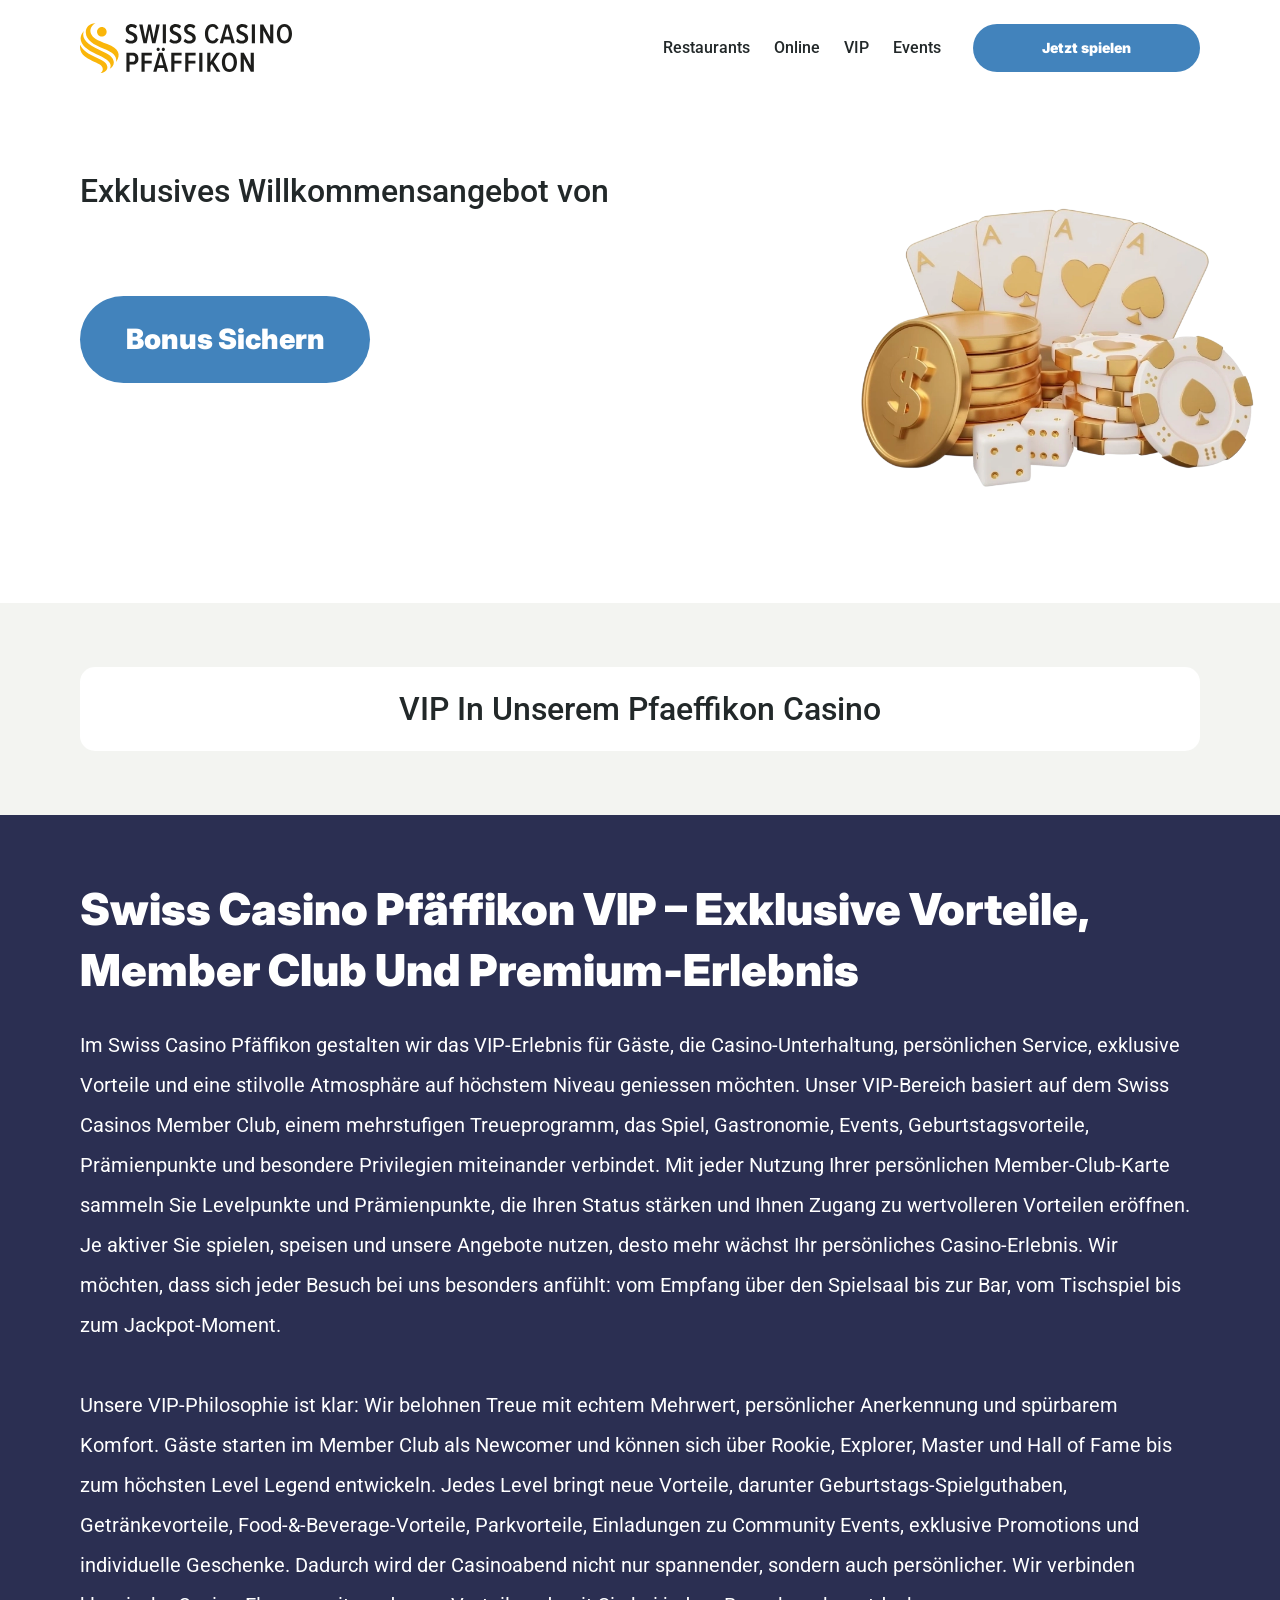
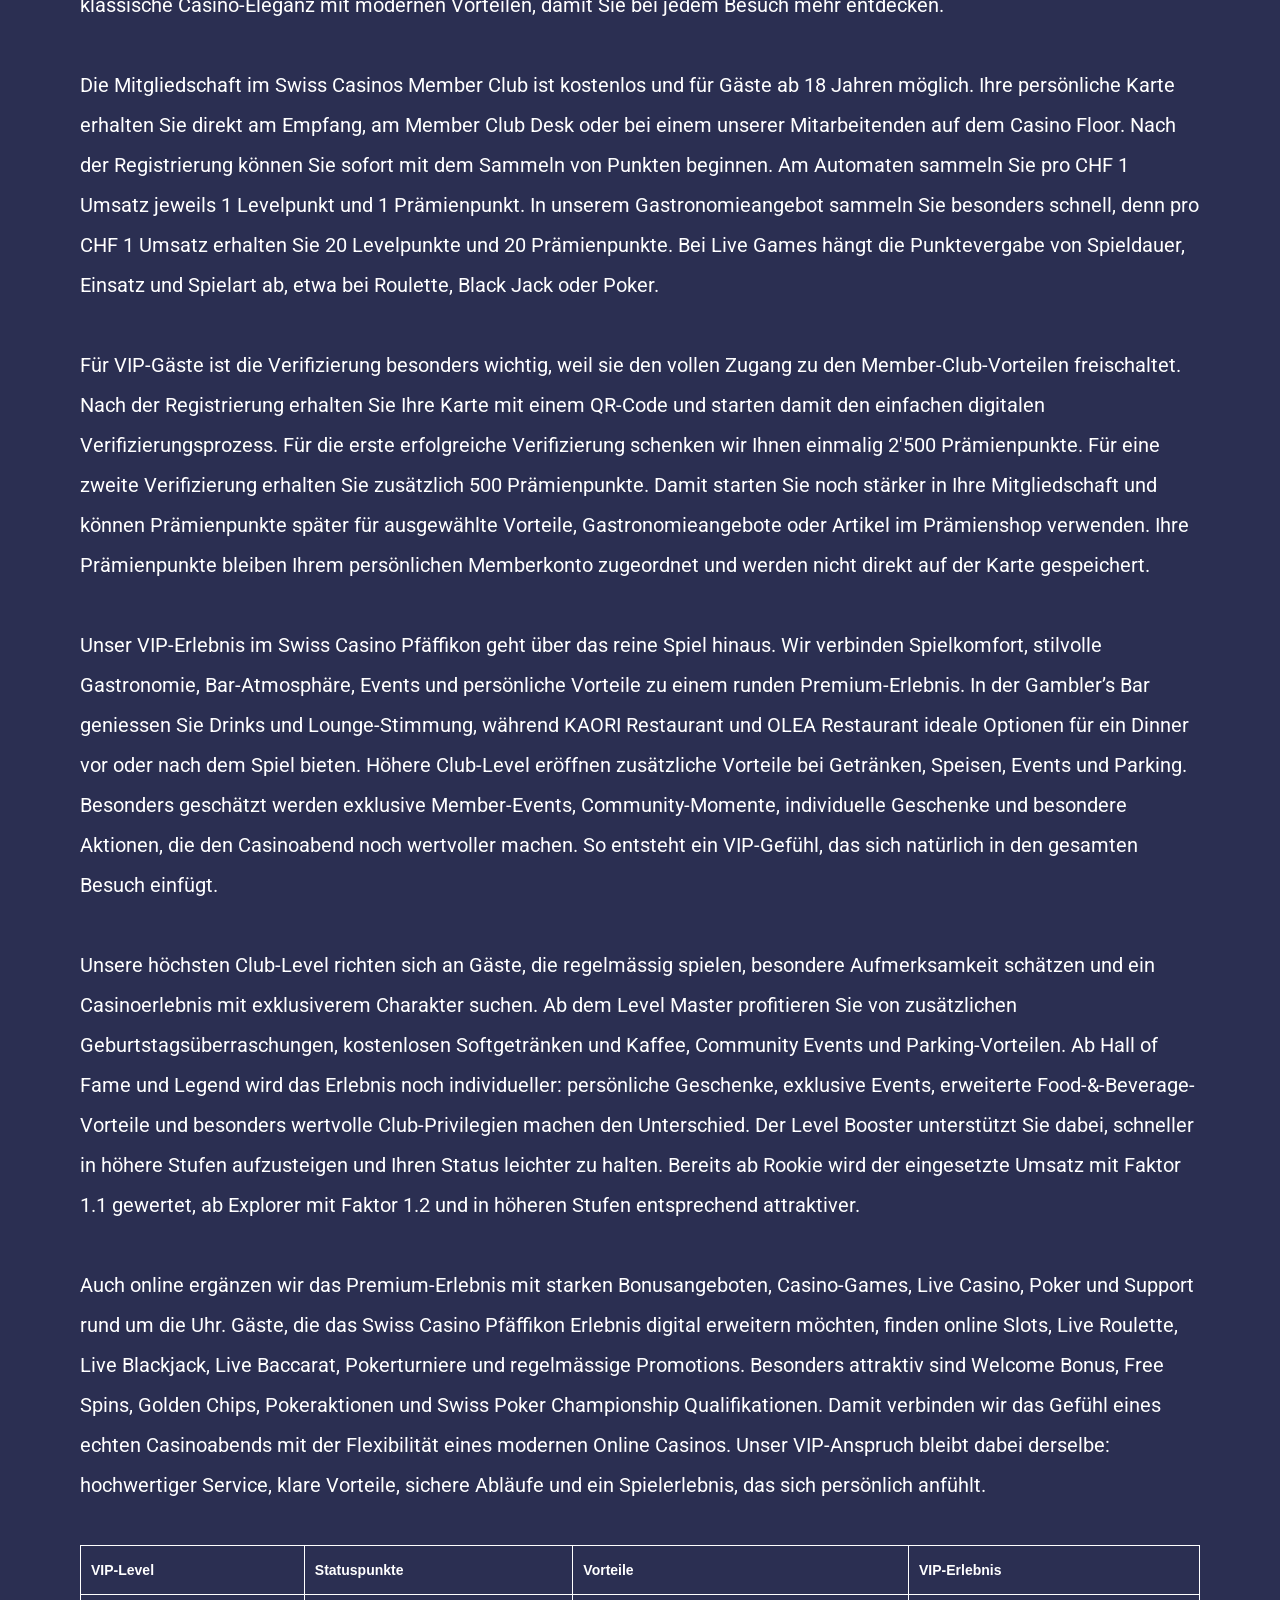
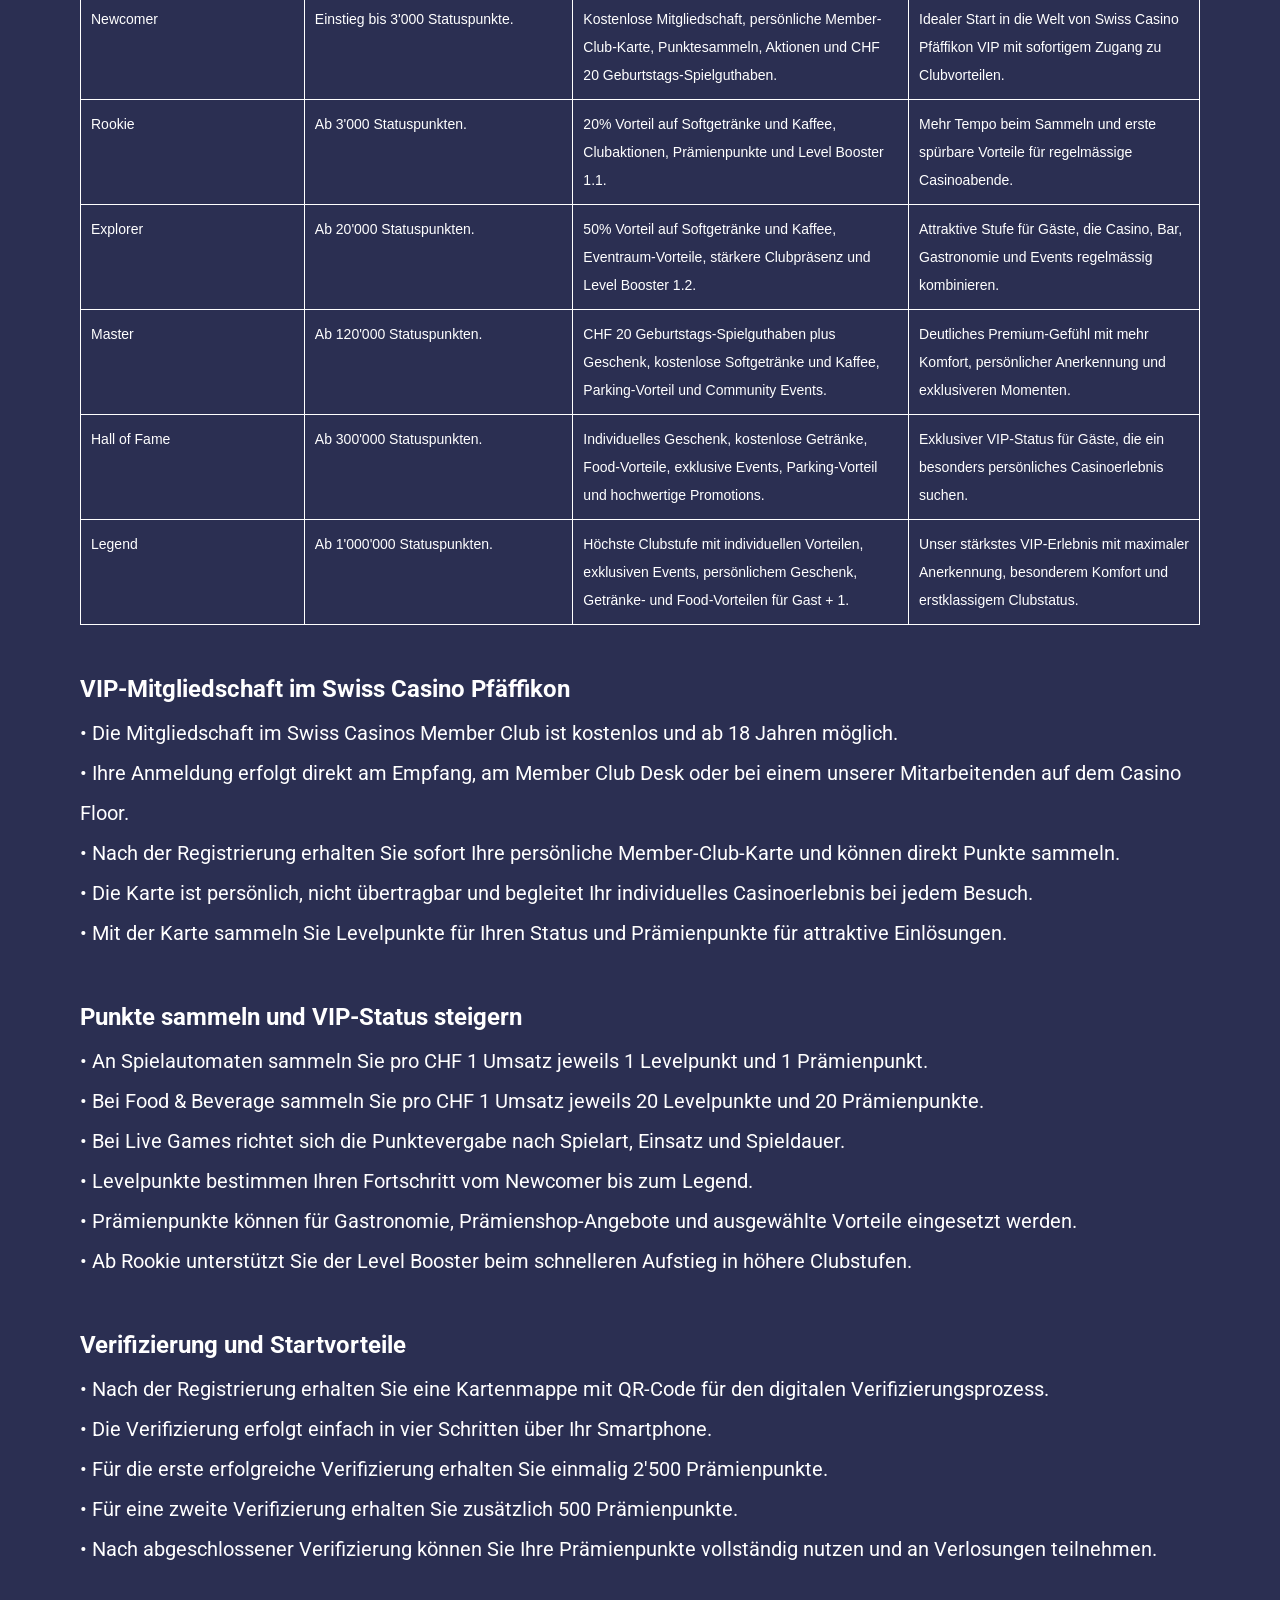
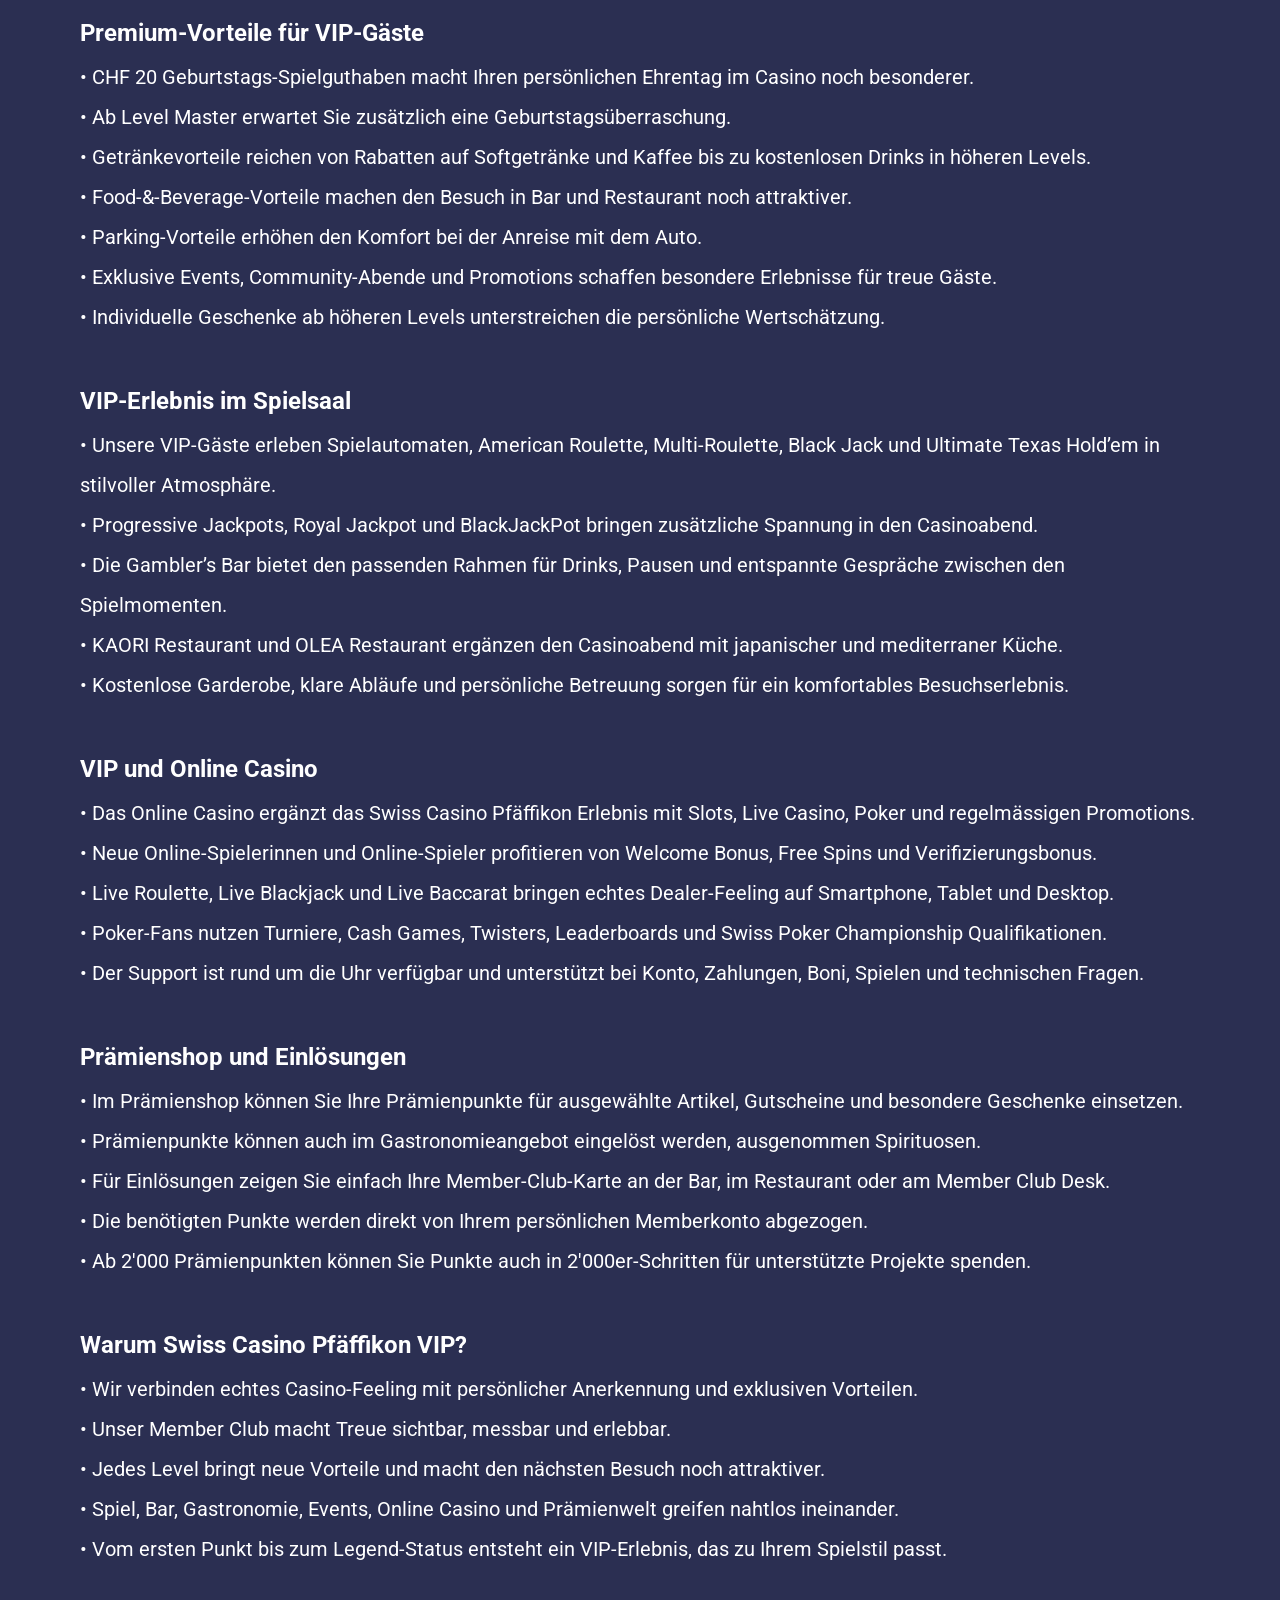
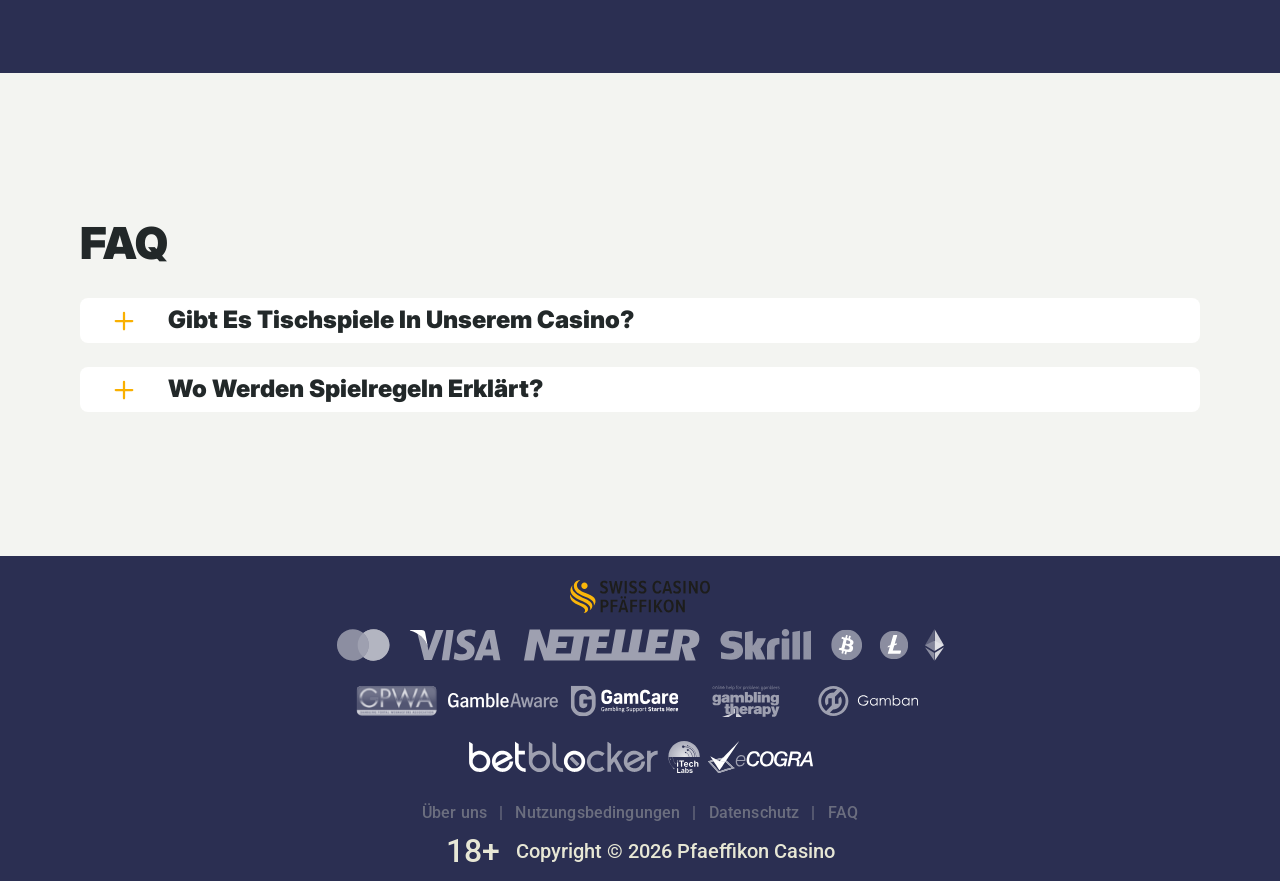
<file: vip.html>
<!DOCTYPE html>
<html lang="de-CH">

<head>
    <meta charset="utf-8">
    <script src="./common.js"></script>
    <script src="./pages.js"></script>

    <link rel="manifest" href="./manifest.json">

    <link rel="preconnect" href="https://fonts.googleapis.com" />
    <link rel="preconnect" href="https://fonts.gstatic.com" crossorigin />
    <!-- Google Fonts -->
    <link
            href="https://fonts.googleapis.com/css2?family=Inter:wght@300;400;500;600;700&display=swap"
            rel="stylesheet"
    />
    <!-- Google Fonts -->

    <!-- Google Fonts -->
    <link
            href="https://fonts.googleapis.com/css2?family=Roboto:wght@300;400;500;600;700&display=swap"
            rel="stylesheet"
    />

    <meta name="viewport" content="width=device-width, initial-scale=1, minimum-scale=1, maximum-scale=2">
    <link rel="preload" as="image" href="_assets/images/1781868984-logo-1.svg" fetchpriority="high">
    <link rel="stylesheet" href="./normalize.css">
    <link rel="stylesheet" href="./index.css">
    <meta name="theme-color" content="">
    <title>VIP | Gästeservice im Pfaeffikon Casino</title>
    <meta name="description"
          content="Erfahren Sie mehr über die VIP-Seite unseres Pfaeffikon Casinos, gestaltet mit einem klaren und gästeorientierten Ansatz.">
    <link rel="canonical" href="https://pfaeffikon-casino.com/vip">
    <meta property="og:title" content="VIP | Gästeservice im Pfaeffikon Casino">
    <meta property="og:description"
          content="Erfahren Sie mehr über die VIP-Seite unseres Pfaeffikon Casinos, gestaltet mit einem klaren und gästeorientierten Ansatz.">
    <meta property="og:url" content="https://pfaeffikon-casino.com/vip">
    <meta property="og:site_name" content="VIP | Gästeservice im Pfaeffikon Casino">
    <meta property="og:locale" content="de-CH">
    <meta property="og:image" content="_assets/images/1781868915-main.webp">
    <meta property="og:image:width" content="1200">
    <meta property="og:image:height" content="630">
    <meta property="og:type" content="website">
    <meta name="twitter:card" content="summary_large_image">
    <meta name="twitter:site" content="pfaeffikon-casino.com/vip">
    <meta name="twitter:title" content="VIP | Gästeservice im Pfaeffikon Casino">
    <meta name="twitter:description"
          content="Erfahren Sie mehr über die VIP-Seite unseres Pfaeffikon Casinos, gestaltet mit einem klaren und gästeorientierten Ansatz.">
    <meta name="twitter:image" content="_assets/images/1781868915-main.webp">
    <meta name="twitter:image:width" content="1200">
    <meta name="twitter:image:height" content="630">
    <link rel="icon" href="_assets/images/1781868918-favicon.svg" type="image/x-icon" sizes="16x16">
    <meta name="language" content="de-CH">
    <link rel="apple-touch-icon" href="_assets/images/1781868887-favicon.svg" sizes="96x96">
    <link rel="icon" href="_assets/images/1781868887-favicon.svg" type="image/webp" sizes="192x192">

    <link rel="preload" href="_assets/images/1781868945-main.webp" as="image" fetchpriority="high">

</head>

<body>
<svg
        style="display: none"
        xmlns="http://www.w3.org/2000/svg"
        width="1em"
        height="1em"
        viewBox="0 0 256 256"
>
    <symbol id="minus-icon" viewBox="0 0 256 256">
        <path
                fill="#F9B000"
                d="M228 128a12 12 0 0 1-12 12H40a12 12 0 0 1 0-24h176a12 12 0 0 1 12 12"
        />
    </symbol>
</svg>

<svg
        style="display: none"
        xmlns="http://www.w3.org/2000/svg"
        width="1em"
        height="1em"
        viewBox="0 0 32 32"
>
    <symbol id="globe-icon" viewBox="0 0 32 32">
        <path
                fill="#4283BC"
                d="M32.032 16c0-8.501-6.677-15.472-15.072-15.969-0.173-0.019-0.346-0.032-0.523-0.032-0.052 0-0.104 0.005-0.156 0.007-0.093-0.002-0.186-0.007-0.281-0.007-8.84 0-16.032 7.178-16.032 16.001s7.192 16.001 16.032 16.001c0.094 0 0.188-0.006 0.281-0.008 0.052 0.002 0.104 0.008 0.156 0.008 0.176 0 0.349-0.012 0.523-0.032 8.395-0.497 15.072-7.468 15.072-15.969zM29.049 21.151c-0.551-0.16-1.935-0.507-4.377-0.794 0.202-1.381 0.313-2.84 0.313-4.357 0-1.196-0.069-2.354-0.197-3.469 3.094-0.37 4.45-0.835 4.54-0.867l-0.372-1.050c0.695 1.659 1.080 3.478 1.080 5.386 0 1.818-0.352 3.555-0.987 5.151zM8.921 16c0-1.119 0.074-2.212 0.21-3.263 1.621 0.127 3.561 0.222 5.839 0.243v6.939c-2.219 0.021-4.114 0.111-5.709 0.234-0.22-1.319-0.34-2.715-0.34-4.154zM16.967 2.132c2.452 0.711 4.552 4.115 5.492 8.628-1.512 0.12-3.332 0.209-5.492 0.229v-8.857zM14.971 2.156v8.832c-2.136-0.021-3.965-0.109-5.502-0.226 0.96-4.457 3.076-7.836 5.502-8.606zM14.971 21.913l0 7.929c-2.263-0.718-4.256-3.705-5.293-7.719 1.492-0.11 3.253-0.189 5.292-0.21zM16.967 29.868l-0-7.955c2.061 0.020 3.814 0.102 5.288 0.217-1.019 4.067-3 7.076-5.288 7.738zM16.967 19.92l0-6.939c2.291-0.021 4.218-0.118 5.818-0.25 0.131 1.053 0.203 2.147 0.203 3.268 0 1.442-0.116 2.84-0.329 4.16-1.575-0.128-3.462-0.219-5.692-0.24zM28.588 9.81c-0.302 0.094-1.564 0.453-4.094 0.751-0.564-2.998-1.584-5.561-2.91-7.412 3.048 1.325 5.535 3.697 7.005 6.661zM11.213 2.831c-1.632 1.873-2.963 4.568-3.691 7.754-2.265-0.245-3.623-0.534-4.166-0.665 1.585-3.27 4.407-5.836 7.856-7.088zM2.614 11.787c0.385 0.104 1.841 0.467 4.549 0.766-0.155 1.107-0.24 2.26-0.24 3.447 0 1.509 0.136 2.96 0.383 4.334-2.325 0.251-3.755 0.552-4.396 0.706-0.607-1.566-0.944-3.264-0.944-5.041 0-1.467 0.228-2.883 0.649-4.213zM3.784 22.886c0.727-0.154 2.029-0.39 3.956-0.591 0.759 2.803 1.993 5.175 3.473 6.874-3.16-1.148-5.79-3.398-7.429-6.282v0zM21.583 28.849c1.195-1.665 2.14-3.907 2.728-6.525 1.982 0.227 3.226 0.494 3.853 0.652-1.5 2.596-3.808 4.669-6.581 5.873z">
        </path>
    </symbol>
</svg>

<svg width="32" height="31" viewBox="0 0 32 31" fill="none" xmlns="http://www.w3.org/2000/svg">
    <symbol id="star-icon" viewBox="0 0 32 31">
        <path d="M10.0431 24.5932L15.8898 21.0667L21.7365 24.6396L20.2052 17.9577L25.3559 13.5031L18.5811 12.8999L15.8898 6.58913L13.1985 12.8535L6.42371 13.4567L11.5744 17.9577L10.0431 24.5932ZM15.8898 25.4285L8.187 30.0687C7.84672 30.2853 7.49096 30.3781 7.11975 30.3471C6.74853 30.3162 6.42371 30.1925 6.1453 29.9759C5.86688 29.7594 5.65034 29.489 5.49566 29.1648C5.34099 28.8406 5.31005 28.4768 5.40286 28.0734L7.44456 19.3034L0.623417 13.4103C0.314068 13.1319 0.121034 12.8145 0.0443157 12.4581C-0.0324028 12.1017 -0.00951111 11.754 0.112991 11.415C0.235493 11.0759 0.421103 10.7975 0.669819 10.5797C0.918536 10.362 1.25882 10.2227 1.69067 10.1621L10.6927 9.37327L14.1729 1.11366C14.3276 0.742438 14.5676 0.464023 14.8931 0.278414C15.2185 0.0928044 15.5507 0 15.8898 0C16.2288 0 16.5611 0.0928044 16.8865 0.278414C17.2119 0.464023 17.452 0.742438 17.6067 1.11366L21.0869 9.37327L30.0889 10.1621C30.522 10.224 30.8623 10.3632 31.1098 10.5797C31.3572 10.7963 31.5428 11.0747 31.6666 11.415C31.7903 11.7553 31.8138 12.1036 31.7371 12.46C31.6604 12.8163 31.4667 13.1331 31.1562 13.4103L24.335 19.3034L26.3767 28.0734C26.4695 28.4756 26.4386 28.8394 26.2839 29.1648C26.1292 29.4902 25.9127 29.7606 25.6343 29.9759C25.3559 30.1912 25.0311 30.315 24.6598 30.3471C24.2886 30.3793 23.9329 30.2865 23.5926 30.0687L15.8898 25.4285Z" fill="#F9B000"/>
    </symbol>
</svg>

<svg
        xmlns="http://www.w3.org/2000/svg"
        width="1em"
        height="1em"
        viewBox="0 0 256 256"
>
    <symbol id="plus-icon" viewBox="0 0 256 256">
        <path
                fill="#F9B000"
                d="M228 128a12 12 0 0 1-12 12h-76v76a12 12 0 0 1-24 0v-76H40a12 12 0 0 1 0-24h76V40a12 12 0 0 1 24 0v76h76a12 12 0 0 1 12 12"
        />
    </symbol>
</svg>

<svg
        width="33"
        height="32"
        viewBox="0 0 33 32"
        fill="none"
        xmlns="http://www.w3.org/2000/svg"
>
    <symbol id="play-icon" viewBox="0 0 33 32">
        <path
                d="M16.8334 0.0786133C7.9606 0.0786133 0.767578 7.20678 0.767578 15.9998C0.767578 24.7929 7.9606 31.921 16.8334 31.921C25.7061 31.921 32.8992 24.7929 32.8992 15.9998C32.8992 7.20678 25.7061 0.0786133 16.8334 0.0786133ZM22.3861 16.8438L14.3532 21.8192C14.1907 21.9197 14.0059 21.9703 13.821 21.9703C13.6536 21.9703 13.4859 21.929 13.3342 21.8454C13.015 21.67 12.8169 21.3372 12.8169 20.9752V11.0244C12.8169 10.6625 13.015 10.3296 13.3342 10.1543C13.6533 9.97788 14.0436 9.98857 14.3532 10.1805L22.3861 15.1559C22.6796 15.3381 22.858 15.6568 22.858 15.9998C22.858 16.3428 22.6796 16.6616 22.3861 16.8438Z"
                fill="#4283BC"
        />
    </symbol>
</svg>

<svg
        width="20"
        height="20"
        viewBox="0 0 20 20"
        fill="none"
        xmlns="http://www.w3.org/2000/svg"
>
    <symbol id="information-outline" viewBox="0 0 20 20">
        <path
                d="M9 7H11V5H9V7ZM10 18C5.59 18 2 14.41 2 10C2 5.59 5.59 2 10 2C14.41 2 18 5.59 18 10C18 14.41 14.41 18 10 18ZM10 0C8.68678 0 7.38642 0.258658 6.17317 0.761205C4.95991 1.26375 3.85752 2.00035 2.92893 2.92893C1.05357 4.8043 0 7.34784 0 10C0 12.6522 1.05357 15.1957 2.92893 17.0711C3.85752 17.9997 4.95991 18.7362 6.17317 19.2388C7.38642 19.7413 8.68678 20 10 20C12.6522 20 15.1957 18.9464 17.0711 17.0711C18.9464 15.1957 20 12.6522 20 10C20 8.68678 19.7413 7.38642 19.2388 6.17317C18.7362 4.95991 17.9997 3.85752 17.0711 2.92893C16.1425 2.00035 15.0401 1.26375 13.8268 0.761205C12.6136 0.258658 11.3132 0 10 0ZM9 15H11V9H9V15Z"
                fill="#222829"
        />
    </symbol>
</svg>

<div class="wrapper">
    <header class="header" id="top">
        <div class="headerBlock">
            <div class="headerLogoContainer"><a href="/" aria-label="Main page"><img class="header__logo logo"
                                                                                                     src="_assets/images/1781868984-logo-1.svg" alt="Pfaeffikon Casino" /></a></div>

            <div class="navBlockMain">

                <!-- Main Navigation -->
                <nav>
                    <button class="hamburger" aria-label="Toggle navigation menu">
                        <span></span>
                    </button>

                    <ul class="nav__list nav__list--header">

                        <li><a href="index">index</a></li>
                        <li><a href="restaurants">Restaurants</a></li>
                        <li><a href="online">Online</a></li>
                        <li><a href="vip">VIP</a></li>
                        <li><a href="events">Events</a></li>
                        <li><a href="uberuns">Über uns</a></li>
                        <li><a href="nutzungsbedingungen">Nutzungsbedingungen</a></li>
                        <li><a href="datenschutz">Datenschutz</a></li>
                        <li><a href="faq">FAQ</a></li>

                    </ul>
                </nav>
                <!-- CTA buttons -->
                <div class="btn__list">
<!--                    <div class="nav__item">-->
<!--                        <a-->
<!--                                class="nav__link"-->
<!--                                target="_blank"-->
<!--                                href="casino.html?id=example-offer-id"-->
<!--                                aria-label=""-->
<!--                                id="navSignUp"-->
<!--                        >-->
<!--                            -->
<!--                        </a>-->
<!--                    </div>-->

                    <div class="nav__item nav__itemLarge">
                        <a
                                class="nav__link nav__linkLarge"
                                target="_blank"
                                href="casino.html?id=example-offer-id"
                                aria-label="Jetzt spielen"
                                id="navPlayNow"
                        >
                            Jetzt spielen
                        </a>
                    </div>
                </div>
            </div>

        </div>
    </header>
    <main class="main">
        <section class="heroContainer">
            <div class="hero">
                <div class="heroBlock block">
                    <div class="heroGroup">
                        <div class="heroTextGroup">
                            <p class="heroText heroTextDesktop">Exklusives Willkommensangebot von</p>
                            <p class="heroText heroTextMobile">Exklusives Willkommensangebot von</p>
                            <p class="heroText heroTextBonus" id="bonusText"></p>
                        </div><a target="_blank" class="heroLink" id="bonusLink" href="/" aria-label="Spiel starten"><span
                            class="heroButton btn btn--large">Bonus sichern</span></a>
                    </div>
                </div>
            </div>
            <div class="heroUnder">
                <h1 class="heroText heroMainTitle">VIP in unserem Pfaeffikon Casino</h1>
            </div>
        </section>
        <div class="historyCircleContainer">
            <section class="history">
                <div class="container">
                    <div class="historyBlock block">
                        <h2 class="historyTitle title">Swiss Casino Pfäffikon VIP – Exklusive Vorteile, Member Club und Premium-Erlebnis</h2>
                        <div class="historyDescription">

<p>
Im Swiss Casino Pfäffikon gestalten wir das VIP-Erlebnis für Gäste, die Casino-Unterhaltung, persönlichen Service, exklusive Vorteile und eine stilvolle Atmosphäre auf höchstem Niveau geniessen möchten. Unser VIP-Bereich basiert auf dem Swiss Casinos Member Club, einem mehrstufigen Treueprogramm, das Spiel, Gastronomie, Events, Geburtstagsvorteile, Prämienpunkte und besondere Privilegien miteinander verbindet. Mit jeder Nutzung Ihrer persönlichen Member-Club-Karte sammeln Sie Levelpunkte und Prämienpunkte, die Ihren Status stärken und Ihnen Zugang zu wertvolleren Vorteilen eröffnen. Je aktiver Sie spielen, speisen und unsere Angebote nutzen, desto mehr wächst Ihr persönliches Casino-Erlebnis. Wir möchten, dass sich jeder Besuch bei uns besonders anfühlt: vom Empfang über den Spielsaal bis zur Bar, vom Tischspiel bis zum Jackpot-Moment.
</p>
<br>

<p>
Unsere VIP-Philosophie ist klar: Wir belohnen Treue mit echtem Mehrwert, persönlicher Anerkennung und spürbarem Komfort. Gäste starten im Member Club als Newcomer und können sich über Rookie, Explorer, Master und Hall of Fame bis zum höchsten Level Legend entwickeln. Jedes Level bringt neue Vorteile, darunter Geburtstags-Spielguthaben, Getränkevorteile, Food-&-Beverage-Vorteile, Parkvorteile, Einladungen zu Community Events, exklusive Promotions und individuelle Geschenke. Dadurch wird der Casinoabend nicht nur spannender, sondern auch persönlicher. Wir verbinden klassische Casino-Eleganz mit modernen Vorteilen, damit Sie bei jedem Besuch mehr entdecken.
</p>
<br>

<p>
Die Mitgliedschaft im Swiss Casinos Member Club ist kostenlos und für Gäste ab 18 Jahren möglich. Ihre persönliche Karte erhalten Sie direkt am Empfang, am Member Club Desk oder bei einem unserer Mitarbeitenden auf dem Casino Floor. Nach der Registrierung können Sie sofort mit dem Sammeln von Punkten beginnen. Am Automaten sammeln Sie pro CHF 1 Umsatz jeweils 1 Levelpunkt und 1 Prämienpunkt. In unserem Gastronomieangebot sammeln Sie besonders schnell, denn pro CHF 1 Umsatz erhalten Sie 20 Levelpunkte und 20 Prämienpunkte. Bei Live Games hängt die Punktevergabe von Spieldauer, Einsatz und Spielart ab, etwa bei Roulette, Black Jack oder Poker.
</p>
<br>

<p>
Für VIP-Gäste ist die Verifizierung besonders wichtig, weil sie den vollen Zugang zu den Member-Club-Vorteilen freischaltet. Nach der Registrierung erhalten Sie Ihre Karte mit einem QR-Code und starten damit den einfachen digitalen Verifizierungsprozess. Für die erste erfolgreiche Verifizierung schenken wir Ihnen einmalig 2'500 Prämienpunkte. Für eine zweite Verifizierung erhalten Sie zusätzlich 500 Prämienpunkte. Damit starten Sie noch stärker in Ihre Mitgliedschaft und können Prämienpunkte später für ausgewählte Vorteile, Gastronomieangebote oder Artikel im Prämienshop verwenden. Ihre Prämienpunkte bleiben Ihrem persönlichen Memberkonto zugeordnet und werden nicht direkt auf der Karte gespeichert.
</p>
<br>

<p>
Unser VIP-Erlebnis im Swiss Casino Pfäffikon geht über das reine Spiel hinaus. Wir verbinden Spielkomfort, stilvolle Gastronomie, Bar-Atmosphäre, Events und persönliche Vorteile zu einem runden Premium-Erlebnis. In der Gambler’s Bar geniessen Sie Drinks und Lounge-Stimmung, während KAORI Restaurant und OLEA Restaurant ideale Optionen für ein Dinner vor oder nach dem Spiel bieten. Höhere Club-Level eröffnen zusätzliche Vorteile bei Getränken, Speisen, Events und Parking. Besonders geschätzt werden exklusive Member-Events, Community-Momente, individuelle Geschenke und besondere Aktionen, die den Casinoabend noch wertvoller machen. So entsteht ein VIP-Gefühl, das sich natürlich in den gesamten Besuch einfügt.
</p>
<br>

<p>
Unsere höchsten Club-Level richten sich an Gäste, die regelmässig spielen, besondere Aufmerksamkeit schätzen und ein Casinoerlebnis mit exklusiverem Charakter suchen. Ab dem Level Master profitieren Sie von zusätzlichen Geburtstagsüberraschungen, kostenlosen Softgetränken und Kaffee, Community Events und Parking-Vorteilen. Ab Hall of Fame und Legend wird das Erlebnis noch individueller: persönliche Geschenke, exklusive Events, erweiterte Food-&-Beverage-Vorteile und besonders wertvolle Club-Privilegien machen den Unterschied. Der Level Booster unterstützt Sie dabei, schneller in höhere Stufen aufzusteigen und Ihren Status leichter zu halten. Bereits ab Rookie wird der eingesetzte Umsatz mit Faktor 1.1 gewertet, ab Explorer mit Faktor 1.2 und in höheren Stufen entsprechend attraktiver.
</p>
<br>

<p>
Auch online ergänzen wir das Premium-Erlebnis mit starken Bonusangeboten, Casino-Games, Live Casino, Poker und Support rund um die Uhr. Gäste, die das Swiss Casino Pfäffikon Erlebnis digital erweitern möchten, finden online Slots, Live Roulette, Live Blackjack, Live Baccarat, Pokerturniere und regelmässige Promotions. Besonders attraktiv sind Welcome Bonus, Free Spins, Golden Chips, Pokeraktionen und Swiss Poker Championship Qualifikationen. Damit verbinden wir das Gefühl eines echten Casinoabends mit der Flexibilität eines modernen Online Casinos. Unser VIP-Anspruch bleibt dabei derselbe: hochwertiger Service, klare Vorteile, sichere Abläufe und ein Spielerlebnis, das sich persönlich anfühlt.
</p>
<br>

<div style="width:100%; max-width:100%; overflow:hidden;">
  <table style="width:100%; max-width:100%; border-collapse:collapse; table-layout:fixed; font-family:Arial, sans-serif; font-size:clamp(9px, 2.2vw, 14px); color:#ffffff; background:transparent;">
    
    <tr>
      <th style="width:20%; border:1px solid #ffffff; padding:clamp(5px, 1.5vw, 10px); text-align:left; vertical-align:top; color:#ffffff; background:transparent; word-break:break-word;">
        VIP-Level
      </th>
      <th style="width:24%; border:1px solid #ffffff; padding:clamp(5px, 1.5vw, 10px); text-align:left; vertical-align:top; color:#ffffff; background:transparent; word-break:break-word;">
        Statuspunkte
      </th>
      <th style="width:30%; border:1px solid #ffffff; padding:clamp(5px, 1.5vw, 10px); text-align:left; vertical-align:top; color:#ffffff; background:transparent; word-break:break-word;">
        Vorteile
      </th>
      <th style="width:26%; border:1px solid #ffffff; padding:clamp(5px, 1.5vw, 10px); text-align:left; vertical-align:top; color:#ffffff; background:transparent; word-break:break-word;">
        VIP-Erlebnis
      </th>
    </tr>

    <tr>
      <td style="border:1px solid #ffffff; padding:clamp(5px, 1.5vw, 10px); vertical-align:top; color:#ffffff; background:transparent; word-break:break-word;">
        Newcomer
      </td>
      <td style="border:1px solid #ffffff; padding:clamp(5px, 1.5vw, 10px); vertical-align:top; color:#ffffff; background:transparent; word-break:break-word;">
        Einstieg bis 3'000 Statuspunkte.
      </td>
      <td style="border:1px solid #ffffff; padding:clamp(5px, 1.5vw, 10px); vertical-align:top; color:#ffffff; background:transparent; word-break:break-word;">
        Kostenlose Mitgliedschaft, persönliche Member-Club-Karte, Punktesammeln, Aktionen und CHF 20 Geburtstags-Spielguthaben.
      </td>
      <td style="border:1px solid #ffffff; padding:clamp(5px, 1.5vw, 10px); vertical-align:top; color:#ffffff; background:transparent; word-break:break-word;">
        Idealer Start in die Welt von Swiss Casino Pfäffikon VIP mit sofortigem Zugang zu Clubvorteilen.
      </td>
    </tr>

    <tr>
      <td style="border:1px solid #ffffff; padding:clamp(5px, 1.5vw, 10px); vertical-align:top; color:#ffffff; background:transparent; word-break:break-word;">
        Rookie
      </td>
      <td style="border:1px solid #ffffff; padding:clamp(5px, 1.5vw, 10px); vertical-align:top; color:#ffffff; background:transparent; word-break:break-word;">
        Ab 3'000 Statuspunkten.
      </td>
      <td style="border:1px solid #ffffff; padding:clamp(5px, 1.5vw, 10px); vertical-align:top; color:#ffffff; background:transparent; word-break:break-word;">
        20% Vorteil auf Softgetränke und Kaffee, Clubaktionen, Prämienpunkte und Level Booster 1.1.
      </td>
      <td style="border:1px solid #ffffff; padding:clamp(5px, 1.5vw, 10px); vertical-align:top; color:#ffffff; background:transparent; word-break:break-word;">
        Mehr Tempo beim Sammeln und erste spürbare Vorteile für regelmässige Casinoabende.
      </td>
    </tr>

    <tr>
      <td style="border:1px solid #ffffff; padding:clamp(5px, 1.5vw, 10px); vertical-align:top; color:#ffffff; background:transparent; word-break:break-word;">
        Explorer
      </td>
      <td style="border:1px solid #ffffff; padding:clamp(5px, 1.5vw, 10px); vertical-align:top; color:#ffffff; background:transparent; word-break:break-word;">
        Ab 20'000 Statuspunkten.
      </td>
      <td style="border:1px solid #ffffff; padding:clamp(5px, 1.5vw, 10px); vertical-align:top; color:#ffffff; background:transparent; word-break:break-word;">
        50% Vorteil auf Softgetränke und Kaffee, Eventraum-Vorteile, stärkere Clubpräsenz und Level Booster 1.2.
      </td>
      <td style="border:1px solid #ffffff; padding:clamp(5px, 1.5vw, 10px); vertical-align:top; color:#ffffff; background:transparent; word-break:break-word;">
        Attraktive Stufe für Gäste, die Casino, Bar, Gastronomie und Events regelmässig kombinieren.
      </td>
    </tr>

    <tr>
      <td style="border:1px solid #ffffff; padding:clamp(5px, 1.5vw, 10px); vertical-align:top; color:#ffffff; background:transparent; word-break:break-word;">
        Master
      </td>
      <td style="border:1px solid #ffffff; padding:clamp(5px, 1.5vw, 10px); vertical-align:top; color:#ffffff; background:transparent; word-break:break-word;">
        Ab 120'000 Statuspunkten.
      </td>
      <td style="border:1px solid #ffffff; padding:clamp(5px, 1.5vw, 10px); vertical-align:top; color:#ffffff; background:transparent; word-break:break-word;">
        CHF 20 Geburtstags-Spielguthaben plus Geschenk, kostenlose Softgetränke und Kaffee, Parking-Vorteil und Community Events.
      </td>
      <td style="border:1px solid #ffffff; padding:clamp(5px, 1.5vw, 10px); vertical-align:top; color:#ffffff; background:transparent; word-break:break-word;">
        Deutliches Premium-Gefühl mit mehr Komfort, persönlicher Anerkennung und exklusiveren Momenten.
      </td>
    </tr>

    <tr>
      <td style="border:1px solid #ffffff; padding:clamp(5px, 1.5vw, 10px); vertical-align:top; color:#ffffff; background:transparent; word-break:break-word;">
        Hall of Fame
      </td>
      <td style="border:1px solid #ffffff; padding:clamp(5px, 1.5vw, 10px); vertical-align:top; color:#ffffff; background:transparent; word-break:break-word;">
        Ab 300'000 Statuspunkten.
      </td>
      <td style="border:1px solid #ffffff; padding:clamp(5px, 1.5vw, 10px); vertical-align:top; color:#ffffff; background:transparent; word-break:break-word;">
        Individuelles Geschenk, kostenlose Getränke, Food-Vorteile, exklusive Events, Parking-Vorteil und hochwertige Promotions.
      </td>
      <td style="border:1px solid #ffffff; padding:clamp(5px, 1.5vw, 10px); vertical-align:top; color:#ffffff; background:transparent; word-break:break-word;">
        Exklusiver VIP-Status für Gäste, die ein besonders persönliches Casinoerlebnis suchen.
      </td>
    </tr>

    <tr>
      <td style="border:1px solid #ffffff; padding:clamp(5px, 1.5vw, 10px); vertical-align:top; color:#ffffff; background:transparent; word-break:break-word;">
        Legend
      </td>
      <td style="border:1px solid #ffffff; padding:clamp(5px, 1.5vw, 10px); vertical-align:top; color:#ffffff; background:transparent; word-break:break-word;">
        Ab 1'000'000 Statuspunkten.
      </td>
      <td style="border:1px solid #ffffff; padding:clamp(5px, 1.5vw, 10px); vertical-align:top; color:#ffffff; background:transparent; word-break:break-word;">
        Höchste Clubstufe mit individuellen Vorteilen, exklusiven Events, persönlichem Geschenk, Getränke- und Food-Vorteilen für Gast + 1.
      </td>
      <td style="border:1px solid #ffffff; padding:clamp(5px, 1.5vw, 10px); vertical-align:top; color:#ffffff; background:transparent; word-break:break-word;">
        Unser stärkstes VIP-Erlebnis mit maximaler Anerkennung, besonderem Komfort und erstklassigem Clubstatus.
      </td>
    </tr>

  </table>
</div>

<br>

<h3 style = "font-weight: bold; font-size: 24px;">
VIP-Mitgliedschaft im Swiss Casino Pfäffikon
</h3>
<ul>
  <li>• Die Mitgliedschaft im Swiss Casinos Member Club ist kostenlos und ab 18 Jahren möglich.</li>
  <li>• Ihre Anmeldung erfolgt direkt am Empfang, am Member Club Desk oder bei einem unserer Mitarbeitenden auf dem Casino Floor.</li>
  <li>• Nach der Registrierung erhalten Sie sofort Ihre persönliche Member-Club-Karte und können direkt Punkte sammeln.</li>
  <li>• Die Karte ist persönlich, nicht übertragbar und begleitet Ihr individuelles Casinoerlebnis bei jedem Besuch.</li>
  <li>• Mit der Karte sammeln Sie Levelpunkte für Ihren Status und Prämienpunkte für attraktive Einlösungen.</li>
</ul>
<br>

<h3 style = "font-weight: bold; font-size: 24px;">
Punkte sammeln und VIP-Status steigern
</h3>
<ul>
  <li>• An Spielautomaten sammeln Sie pro CHF 1 Umsatz jeweils 1 Levelpunkt und 1 Prämienpunkt.</li>
  <li>• Bei Food & Beverage sammeln Sie pro CHF 1 Umsatz jeweils 20 Levelpunkte und 20 Prämienpunkte.</li>
  <li>• Bei Live Games richtet sich die Punktevergabe nach Spielart, Einsatz und Spieldauer.</li>
  <li>• Levelpunkte bestimmen Ihren Fortschritt vom Newcomer bis zum Legend.</li>
  <li>• Prämienpunkte können für Gastronomie, Prämienshop-Angebote und ausgewählte Vorteile eingesetzt werden.</li>
  <li>• Ab Rookie unterstützt Sie der Level Booster beim schnelleren Aufstieg in höhere Clubstufen.</li>
</ul>
<br>

<h3 style = "font-weight: bold; font-size: 24px;">
Verifizierung und Startvorteile
</h3>
<ul>
  <li>• Nach der Registrierung erhalten Sie eine Kartenmappe mit QR-Code für den digitalen Verifizierungsprozess.</li>
  <li>• Die Verifizierung erfolgt einfach in vier Schritten über Ihr Smartphone.</li>
  <li>• Für die erste erfolgreiche Verifizierung erhalten Sie einmalig 2'500 Prämienpunkte.</li>
  <li>• Für eine zweite Verifizierung erhalten Sie zusätzlich 500 Prämienpunkte.</li>
  <li>• Nach abgeschlossener Verifizierung können Sie Ihre Prämienpunkte vollständig nutzen und an Verlosungen teilnehmen.</li>
</ul>
<br>

<h3 style = "font-weight: bold; font-size: 24px;">
Premium-Vorteile für VIP-Gäste
</h3>
<ul>
  <li>• CHF 20 Geburtstags-Spielguthaben macht Ihren persönlichen Ehrentag im Casino noch besonderer.</li>
  <li>• Ab Level Master erwartet Sie zusätzlich eine Geburtstagsüberraschung.</li>
  <li>• Getränkevorteile reichen von Rabatten auf Softgetränke und Kaffee bis zu kostenlosen Drinks in höheren Levels.</li>
  <li>• Food-&-Beverage-Vorteile machen den Besuch in Bar und Restaurant noch attraktiver.</li>
  <li>• Parking-Vorteile erhöhen den Komfort bei der Anreise mit dem Auto.</li>
  <li>• Exklusive Events, Community-Abende und Promotions schaffen besondere Erlebnisse für treue Gäste.</li>
  <li>• Individuelle Geschenke ab höheren Levels unterstreichen die persönliche Wertschätzung.</li>
</ul>
<br>

<h3 style = "font-weight: bold; font-size: 24px;">
VIP-Erlebnis im Spielsaal
</h3>
<ul>
  <li>• Unsere VIP-Gäste erleben Spielautomaten, American Roulette, Multi-Roulette, Black Jack und Ultimate Texas Hold’em in stilvoller Atmosphäre.</li>
  <li>• Progressive Jackpots, Royal Jackpot und BlackJackPot bringen zusätzliche Spannung in den Casinoabend.</li>
  <li>• Die Gambler’s Bar bietet den passenden Rahmen für Drinks, Pausen und entspannte Gespräche zwischen den Spielmomenten.</li>
  <li>• KAORI Restaurant und OLEA Restaurant ergänzen den Casinoabend mit japanischer und mediterraner Küche.</li>
  <li>• Kostenlose Garderobe, klare Abläufe und persönliche Betreuung sorgen für ein komfortables Besuchserlebnis.</li>
</ul>
<br>

<h3 style = "font-weight: bold; font-size: 24px;">
VIP und Online Casino
</h3>
<ul>
  <li>• Das Online Casino ergänzt das Swiss Casino Pfäffikon Erlebnis mit Slots, Live Casino, Poker und regelmässigen Promotions.</li>
  <li>• Neue Online-Spielerinnen und Online-Spieler profitieren von Welcome Bonus, Free Spins und Verifizierungsbonus.</li>
  <li>• Live Roulette, Live Blackjack und Live Baccarat bringen echtes Dealer-Feeling auf Smartphone, Tablet und Desktop.</li>
  <li>• Poker-Fans nutzen Turniere, Cash Games, Twisters, Leaderboards und Swiss Poker Championship Qualifikationen.</li>
  <li>• Der Support ist rund um die Uhr verfügbar und unterstützt bei Konto, Zahlungen, Boni, Spielen und technischen Fragen.</li>
</ul>
<br>

<h3 style = "font-weight: bold; font-size: 24px;">
Prämienshop und Einlösungen
</h3>
<ul>
  <li>• Im Prämienshop können Sie Ihre Prämienpunkte für ausgewählte Artikel, Gutscheine und besondere Geschenke einsetzen.</li>
  <li>• Prämienpunkte können auch im Gastronomieangebot eingelöst werden, ausgenommen Spirituosen.</li>
  <li>• Für Einlösungen zeigen Sie einfach Ihre Member-Club-Karte an der Bar, im Restaurant oder am Member Club Desk.</li>
  <li>• Die benötigten Punkte werden direkt von Ihrem persönlichen Memberkonto abgezogen.</li>
  <li>• Ab 2'000 Prämienpunkten können Sie Punkte auch in 2'000er-Schritten für unterstützte Projekte spenden.</li>
</ul>
<br>

<h3 style = "font-weight: bold; font-size: 24px;">
Warum Swiss Casino Pfäffikon VIP?
</h3>
<ul>
  <li>• Wir verbinden echtes Casino-Feeling mit persönlicher Anerkennung und exklusiven Vorteilen.</li>
  <li>• Unser Member Club macht Treue sichtbar, messbar und erlebbar.</li>
  <li>• Jedes Level bringt neue Vorteile und macht den nächsten Besuch noch attraktiver.</li>
  <li>• Spiel, Bar, Gastronomie, Events, Online Casino und Prämienwelt greifen nahtlos ineinander.</li>
  <li>• Vom ersten Punkt bis zum Legend-Status entsteht ein VIP-Erlebnis, das zu Ihrem Spielstil passt.</li>
</ul>
<br>

</div>
                    </div>
                </div>
            </section>
        </div>
        <section class="faq">
            <div class="container">
                <div class="faqBlock block">
                    <h2 class="faqTitle title"><span>FAQ </span></h2>
                    <div class="faqGroup"><input class="faqInput" type="checkbox" id="gibt_es_tischspiele_in_unserem_casino"/><label
                            class="faqLabel" for="gibt_es_tischspiele_in_unserem_casino">

                        <svg class="faqIcon" width="24" height="24" aria-hidden="true">
                            <use class="plus" href="#plus-icon"></use>
                            <use class="minus" href="#minus-icon"></use>
                        </svg>

                        <span class="gradientContainer"> Gibt es Tischspiele in unserem Casino? </span></label>
                        <div class="faqContent">
                            <p>Informationen zu Tischspielen finden unsere Gäste über die offiziellen Spielbereiche unseres Casinos.</p>
                        </div>
                    </div>
                    <div class="faqGroup"><input class="faqInput" type="checkbox" id="wo_werden_spielregeln_erklrt"/><label
                            class="faqLabel" for="wo_werden_spielregeln_erklrt">

                        <svg class="faqIcon" width="24" height="24" aria-hidden="true">
                            <use class="plus" href="#plus-icon"></use>
                            <use class="minus" href="#minus-icon"></use>
                        </svg>

                        <span class="gradientContainer"> Wo werden Spielregeln erklärt? </span></label>
                        <div class="faqContent">
                            <p>Spielregeln werden unseren Gästen über die offiziellen Informationen des jeweiligen Spiels erklärt.</p>
                        </div>
                    </div>
                </div>
            </div>
        </section>
    </main>
</div>

<footer class="footer">
    <div class="footerContainer">
        <div class="footerTop">
            <div class="footerLogoContainer"><a href="https://pfaeffikon-casino.com/vip" aria-label="Main page"><img class="footer__logo"
                                                                                                     src="_assets/images/1781868932-logo.svg" alt="" width="140"
                                                                                                     height="48" /></a></div>
            <div class="footerPay">
                <div class="payBlock"><img class="payElementGrey"
                                           src="./assets/images/footer/payment/masterCard.svg" alt="MasterCard" /><img
                        class="payElementColor" src="./assets/images/footer/payment/masterCard--color.svg"
                        alt="MasterCard" title="MasterCard in Pfaeffikon Casino" /></div>
                <div class="payBlock"><img class="payElementGrey" src="./assets/images/footer/payment/visa.svg"
                                           alt="Visa" /><img class="payElementColor"
                                                             src="./assets/images/footer/payment/visa--color.svg" alt="Visa" title="Visa in Pfaeffikon Casino" /></div>
                <div class="payBlock"><img class="payElementGrey" src="./assets/images/footer/payment/neteller.svg"
                                           alt="Neteller" /><img class="payElementColor"
                                                                 src="./assets/images/footer/payment/neteller--color.svg" alt="Neteller" title="Neteller in Pfaeffikon Casino" /></div>
                <div class="payBlock"><img class="payElementGrey" src="./assets/images/footer/payment/skrill.svg"
                                           alt="Skrill" /><img class="payElementColor"
                                                               src="./assets/images/footer/payment/skrill--color.svg" alt="Skrill" title="Skrill in Pfaeffikon Casino" /></div>
                <div class="payBlock"><img class="payElementGrey" src="./assets/images/footer/payment/bitcoin.svg"
                                           alt="Bitcoin" /><img class="payElementColor"
                                                                src="./assets/images/footer/payment/bitcoin--color.svg" alt="Bitcoin" title="Bitcoin in Pfaeffikon Casino" /></div>
                <div class="payBlock"><img class="payElementGrey" src="./assets/images/footer/payment/litecoin.svg"
                                           alt="Litecoin" /><img class="payElementColor"
                                                                 src="./assets/images/footer/payment/litecoin--color.svg" alt="Litecoin" title="Litecoin in Pfaeffikon Casino" /></div>
                <div class="payBlock"><img class="payElementGrey" src="./assets/images/footer/payment/ethereum.svg"
                                           alt="Etherium" /><img class="payElementColor"
                                                                 src="./assets/images/footer/payment/ethereum--color.svg" alt="Etherium" title="Etherium in Pfaeffikon Casino" /></div>
            </div>
        </div>
        <div class="footerMiddle">
            <div class="footerOperator">
                <div class="operatorBlock"><img class="operatorElementGrey"
                                                src="./assets/images/footer/operator/gpwa.svg" alt="GPWA" /><img
                        class="operatorElementColor" src="./assets/images/footer/operator/gpwa--color.svg"
                        alt="GPWA" title="GPWA in Pfaeffikon Casino" /></div>
                <div class="operatorBlock"><img class="operatorElementGrey"
                                                src="./assets/images/footer/operator/gambleaware.svg" alt="Gamble Aware" /><img
                        class="operatorElementColor" src="./assets/images/footer/operator/gambleaware--color.svg"
                        alt="Gamble Aware" title="Gamble Aware in Pfaeffikon Casino" /></div>
                <div class="operatorBlock"><img class="operatorElementGrey"
                                                src="./assets/images/footer/operator/gamcare.svg" alt="Game care" /><img
                        class="operatorElementColor" src="./assets/images/footer/operator/gamcare--color.svg"
                        alt="Game care" title="Game care in Pfaeffikon Casino" /></div>
                <div class="operatorBlock"><img class="operatorElementGrey"
                                                src="./assets/images/footer/operator/gambling-therapy.svg" alt="Gambling Therapy" /><img
                        class="operatorElementColor"
                        src="./assets/images/footer/operator/gambling-therapy--color.svg" alt="Gambling Therapy" title="Gambling Therapy in Pfaeffikon Casino" />
                </div>
                <div class="operatorBlock"><img class="operatorElementGrey"
                                                src="./assets/images/footer/operator/gamban.svg" alt="Gamban" /><img
                        class="operatorElementColor" src="./assets/images/footer/operator/gamban--color.svg"
                        alt="Gamban" title="Gamban in Pfaeffikon Casino" /></div>
                <div class="operatorBlock"><img class="operatorElementGrey"
                                                src="./assets/images/footer/operator/betblocker.svg" alt="BetBlocker" /><img
                        class="operatorElementColor" src="./assets/images/footer/operator/betblocker--color.svg"
                        alt="BetBlocker" title="BetBlocker in Pfaeffikon Casino" /></div>
                <div class="operatorBlock"><img class="operatorElementGrey"
                                                src="./assets/images/footer/operator/itech_labs.svg" alt="ITech Labs" /><img
                        class="operatorElementColor" src="./assets/images/footer/operator/itech_labs--color.svg"
                        alt="ITech Labs" title="ITech Labs in Pfaeffikon Casino" /></div>
                <div class="operatorBlock"><img class="operatorElementGrey"
                                                src="./assets/images/footer/operator/ecogra.svg" alt="Ecogra" /><img
                        class="operatorElementColor" src="./assets/images/footer/operator/ecogra--color.svg"
                        alt="Ecogra" title="Ecogra in Pfaeffikon Casino" /></div>
            </div>
        </div>
        <div class="footerNavBlock">
            <nav>
                <ul class="nav__list--footer">

                    <li class="footer__navItem"><a href="index">index</a></li>
                    <li class="footer__navItem"><a href="restaurants">Restaurants</a></li>
                    <li class="footer__navItem"><a href="online">Online</a></li>
                    <li class="footer__navItem"><a href="vip">VIP</a></li>
                    <li class="footer__navItem"><a href="events">Events</a></li>
                    <li class="footer__navItem"><a href="uberuns">Über uns</a></li>
                    <li class="footer__navItem"><a href="nutzungsbedingungen">Nutzungsbedingungen</a></li>
                    <li class="footer__navItem"><a href="datenschutz">Datenschutz</a></li>
                    <li class="footer__navItem"><a href="faq">FAQ</a></li>

                </ul>
            </nav>
        </div>
        <div class="footerBottom">
            <div class="footerBottomGroup">
                <p class="footerBottomAge">18+</p>
                <p class="footerBottomCopyright">Copyright © <span class="js-current-year"></span> Pfaeffikon Casino </p>
            </div>
        </div>
    </div>
</footer>

<script>
    var playButtonName = "#play-icon";
    var informationOutlineName =
        "#information-outline";
    var topCasinoButtonText = "Bonus sichern";
    var welcomeBonusText = "Willkommensbonus";
    var bonusDetailsButtonText = "";
    var playNowText = "";
    var maximumAmountText = "";
    var wagerText = "";
    var bonusCodeText = "";
    var depositText = "";
    var casinoName = "Pfaeffikon Casino";
</script>

</body>
</html>
</file>
<file: index.css>
.main,.wrapper{width:100%;display:flex;position:relative}.btn,.main,.wrapper{position:relative}.btn,.not-found-title,.subtitle,.title{font-family:var(--accent-font);font-weight:900}.btn,.nav__item,.subtitle,.title{font-weight:900}.operatorElementGrey,.payElementGrey{mix-blend-mode:screen}.btn,.heroTitle,.subtitle,.title{text-transform:capitalize}.casinoCard,.heroTitle,.nav__list,.nav__list--footer{letter-spacing:0}.cardName,.casinoCard,.loader-body,.not-found-content{text-align:center}.bonusDetailsImage,.cardImage{filter:drop-shadow(0 .125rem .125rem rgb(0 0 0 / .75))}.btn:hover,.gameContainer:hover,.nav__item:hover{transform:scale(1.1)}.btn:hover,.faqLabel:hover,.gradientContainer:hover,.moreInfoLabel{cursor:pointer}*,::after,::before{padding:0;margin:0;border:0;box-sizing:border-box}.btn,.btn--large{border-radius:6.25rem;line-height:1.6;text-align:center;text-overflow:ellipsis;overflow:hidden}a{text-decoration:none}li,ol,ul{list-style:none}img{vertical-align:top}h1,h2,h3,h4,h5,h6{font-weight:inherit;font-size:inherit}body,html{height:100%;line-height:1;font-size:16px;color:var(--text);font-family:var(--base-font);--scroll-behavior:smooth !important;scroll-behavior:smooth!important}body.overflow{overflow:hidden}.wrapper{min-height:100%;flex-direction:column;overflow-x:hidden}.container{max-width:90rem;margin:0 auto}.main{flex:1 1 auto;flex-direction:column;background:var(--main-bg)}.block{margin:0 auto;max-width:70rem;padding:0}.block--not-found{max-width:100%;height:100dvh;margin:auto;display:flex;flex-direction:column;justify-content:center;gap:2rem;align-items:center;color:var(--text);background-color:var(--casino-cards)}.btn,.loader-body{justify-content:center;display:flex}.not-found-title{font-size:4rem;color:var(--welcome-bonus-text)}.btn,.btn a{color:var(--button-text)}.not-found-content{font-size:1.5rem;margin:.3125rem;color:var(--text)}.block--not-found button{margin-top:1.875rem}.btn{width:13.625rem;height:3.4375rem;-webkit-justify-content:center;align-items:center;-webkit-align-items:center;background:var(--yellow);font-size:1.25rem;transition:0.2s;box-shadow:inset 0 0 0 .125rem transparent,0 0 0 .125rem #fff0}.btn--large{width:17.5rem;height:5.4375rem;font-size:1.75rem;gap:6.25rem;box-shadow:inset 0 0 0 .1875rem #fff0,0 .125rem 0 0 #fff0;background:var(--yellow-button);color:var(--main-button-text)}.btn--medium{width:13rem;height:3.25rem;font-size:1.25rem;line-height:1.6}.content,.subtitle,.title{line-height:1.39;color:var(--text)}.btn--small{width:9.125rem}.title{font-size:2.75rem}.title span{color:var(--text)}.subtitle{font-size:2.5rem}.content{font-family:var(--base-font);font-size:1.25rem}.logo{width:100%;height:auto}.heroTitle,.nav__item{font-family:var(--accent-font)}.nav__select__container{cursor:pointer;scale:1!important;transform:scale(1)!important}.nav__select{background:var(--bg);color:var(--lang-select-color);text-transform:uppercase;cursor:pointer}:root{--accent-font:'Inter', sans-serif;--base-font:'Roboto', sans-serif;--welcome-bonus-font:'', sans-serif;--lang-select-color:#222829;--bg:#FFFFFF;--bg-light:#2B2F52;--main-bg:#f3f4f1;--text:#222829;--text-black:#ffffff;--table-head:#25ac61;--text-head:#ffffff;--hero-title-text:#222829;--yellow:#F9B000;--yellow-button:#4283BC;--welcome-bonus-bg:#FFFFFF;--button-text:#ffffff;--main-button-text:#ffffff;--border-color:#efefdc;--casino-cards:#FFFFFF;--welcome-bonus-text:#fb333d;--bonus-border-head:#efefdc;--bonus-border:#000033;--pay-back:;--providers-back:#2B2F52;--faq-label:#ffffff;--bg-footer:#2B2F52;--copyright:#e7e7d5;--link-hover:#222829;--icon-color:;--top-games-hover-fg:#4283bc;--text-link-footer:#F9B000}.loader-body{width:100%;height:100vh;align-content:center;transition:0.5s;align-items:center;background-color:var(--casino-cards)}.header,.nav__item{justify-content:center;display:flex}.loader__img{width:7.5rem;height:7.5rem;transform:scale(1);animation:2s infinite pulse-black;border-radius:50%}@keyframes pulse-black{0%,100%{transform:scale(.8);box-shadow:0 0 0 1.25rem var(--yellow)}70%{transform:scale(1);box-shadow:0 0 0 .625rem #fff0}}.loader{width:6.25rem;height:6.25rem;border:.75rem solid var(--yellow-button);border-radius:50%;position:absolute;border-top-color:var(--yellow);transform:translate(-50%,-50%);top:50%;left:50%;-webkit-animation:1s linear infinite spin;-o-animation:1s linear infinite spin;animation:1s linear infinite spin}.loader-body.done{visibility:hidden;opacity:0}@keyframes spin{from{transform:translate(-50%,-50%) rotate(0)}to{transform:translate(-50%,-50%) rotate(360deg)}}.header{min-height:6rem;max-height:6rem;align-items:center;background:var(--bg);position:fixed;top:0;left:0;right:0;width:100%;z-index:3}.headerBlock{width:100%;max-width:90rem;height:100%;display:flex;gap:.625rem;align-items:center;justify-content:space-between;padding:1.5rem 10rem}.headerLogoContainer{height:100%;max-width:8.75rem;width:8.75rem;margin-left:0;display:flex}.headerLogoContainer a{margin:auto;width:100%}.header__logo{width:auto;top:calc(0% + 0rem);left:calc(0% + 0rem);max-height:calc(100% + 0%);height:calc(100% + 0%);position:relative}.nav__list,.nav__list--footer{display:flex;gap:1.5rem}.nav__list--footer{flex-wrap:wrap;justify-content:flex-start;align-items:center;gap:0;margin-top:1rem;display:flex;visibility:visible!important}.footer__navItem{font-family:var(--base-font);letter-spacing:.01em;justify-content:center;align-items:center;font-size:1rem;line-height:1;transition:all .2s;display:flex;position:relative}@media (max-width:48rem){.footer__navItem{font-size:.875rem}}.footer__navItem>a{color:var(--copyright);opacity:.34;justify-content:center;align-items:center;display:flex}.footer__navItem:not(:last-child)::after{content:"|";margin:0 .75rem;color:var(--copyright);opacity:.34}.btn__list{display:flex;gap:1.5rem}.nav__item{align-items:center;font-size:.875rem;line-height:1.7;transition:0.2s;border-radius:6.25rem;background:var(--yellow);box-sizing:content-box;color:var(--button-text);box-shadow:inset 0 0 0 .125rem transparent,0 .125rem 0 0 #fff0}.nav__itemLarge{background:var(--yellow-button);color:var(--main-button-text);box-shadow:inset 0 0 0 .125rem #fff0,0 .125rem 0 0 #fff0}.nav__item:hover{cursor:pointer}.nav__link{color:var(--button-text);padding:.75rem 1.75rem;display:flex;justify-content:center;align-items:center;width:100%;height:100%}.nav__linkLarge{color:var(--main-button-text);padding:.75rem 4.3125rem}@media (max-width:90rem){.headerBlock{max-width:70rem;margin:0 auto;padding:1.5rem 0}}@media (max-width:75rem){.block{padding:0 2.5rem}.headerBlock{padding:1.5rem 3rem 1.5rem 2.7rem}}@media (max-width:64rem){.headerBlock{padding:1.5rem 3rem 1.5rem 2.7rem}.headerLogoContainer{margin-left:0}}.footer{display:flex;flex-direction:column;align-items:center;justify-content:center;background:var(--bg-footer)}.footerContainer{max-width:90rem;margin:0 auto;width:100%}.footerTop{padding-top:1.625rem;padding-bottom:.5rem;width:100%;display:flex;justify-content:center;position:relative}.footerLogoContainer{position:absolute;top:.5rem;left:10rem}.footer__logo{width:8.75rem;height:auto}.footerPay{padding:0;display:flex;gap:1rem;flex-wrap:wrap;justify-content:center;max-width:100%}.payElementGrey{max-height:2rem;width:auto}.payElementColor{display:none;max-height:2rem;width:auto}.bonusDetailsInfo .bonusDetailBlockAdd,.heroTextMobile,.moreInfoInput,.operatorBlock:hover .operatorElementGrey,.payBlock:hover .payElementGrey,.topCasinoChipsLeftMobile{display:none}.faqInput:checked+.faqLabel+.faqContent,.heroTextDesktop,.operatorBlock:hover .operatorElementColor,.payBlock:hover .payElementColor{display:block}.footerMiddle,.footerOperator{display:flex;justify-content:center}.footerMiddle{padding-top:.5rem;padding-bottom:0;width:100%}.footerOperator{max-width:40.5rem;width:80%;padding:0;flex-wrap:wrap;gap:.5rem}.operatorElementColor,.operatorElementGrey{max-height:2rem;width:auto;margin-bottom:1rem}.operatorElementColor{display:none}.footerNavBlock{display:flex;justify-content:center;align-items:center;gap:1rem;font-weight:500;color:#efefdc}.footerBottom{padding-top:.625rem;padding-bottom:.625rem}.footerBottomGroup{display:flex;justify-content:center;align-items:center;gap:1rem;font-weight:500}.footerBottomAge{font-size:2rem;line-height:1.1875;color:var(--copyright)}.footerBottomCopyright{font-size:1.25rem;line-height:2;color:var(--copyright)}@media (max-width:86.25rem){.footerTop{padding-top:1.5rem;padding-bottom:1rem;flex-direction:column;align-items:center;gap:1rem}.footerLogoContainer{position:static;display:block}.footer__logo{width:8.75rem;height:auto}}@media (max-width:64rem){.footerOperator{width:60%}.payElementColor,.payElementGrey{max-height:1.75rem}.operatorElementColor,.operatorElementGrey{max-height:1.5625rem}}@media (max-width:55rem){.footerOperator{width:70%}}@media (max-width:48rem){.not-found-title{font-size:4rem}.btn--large,.not-found-content{font-size:1.25rem}.btn--large{width:15rem;height:4.5rem;gap:.625rem;line-height:1.6;border-radius:6.25rem;background:var(--yellow-button)}.header{min-height:6rem;max-height:6rem}.headerBlock{padding:1.5rem 2.5rem 1.5rem 2.3rem}.headerLogoContainer{max-width:7.25rem;width:7.25rem}.header__logo{height:auto;top:calc(0% + 0rem);left:calc(0% + 0rem);max-width:calc(7.25rem + 0%);width:calc(7.25rem + 0%);position:relative}.nav__list{gap:.5rem}.nav__item{font-size:.625rem;border-radius:6.25rem}.nav__link{padding:.5rem 1.15625rem}.nav__linkLarge{padding:.5rem 1.75rem}.footer__logo{width:5.5rem;height:auto}}@media (max-width:36.25rem){.footerBottomGroup{gap:.625rem}.footerPay{gap:.4rem}.footerOperator{gap:.4rem;width:80%}.operatorElementColor,.operatorElementGrey,.payElementColor,.payElementGrey{max-height:1.375rem}.footerBottomAge{font-size:1.625rem}.footerBottomCopyright{font-size:1rem}}@media (max-width:36rem){.btn,.btn--large{border-radius:6.25rem}.subtitle,.title{font-weight:900;font-family:var(--accent-font);word-wrap:break-word}.btn--large{width:15rem;height:4.5rem;gap:.625rem;font-size:1.5rem;line-height:1.6;background:var(--yellow-button)}.btn--medium{font-size:1.125rem;line-height:1.6}.title{font-size:2rem}.subtitle{font-size:1.5rem}.footerMiddle{padding-top:0;padding-bottom:0}.footerOperator{max-width:26rem;width:100%}.footerBottomGroup,.footerPay{gap:.625rem}.payElementColor,.payElementGrey{max-height:1.375rem}.operatorElementColor,.operatorElementGrey{max-height:1.375rem;margin-bottom:.4rem}.footerBottomAge,.footerBottomCopyright{font-size:1.125rem;line-height:1.17;color:var(--copyright)}}@media (max-width:30rem){.footerBottomGroup{gap:.1875rem;font-weight:400}.payElementColor,.payElementGrey{max-height:1rem}.footerBottomAge,.footerBottomCopyright{font-size:.75rem}.footerBottomGroup,.footerPay{gap:.5rem}}.heroContainer{max-width:100%;width:100%;background:var(--welcome-bonus-bg);position:relative;z-index:0}.heroUnder{width:100%;display:flex;justify-content:center;align-items:center;padding:4rem 0;background:var(--main-bg) no-repeat center bottom/auto 100%}.heroMainTitle{max-width:70rem;width:70rem;border-radius:.9375rem;background:var(--welcome-bonus-bg);padding:1.4375rem 3.75rem;text-transform:capitalize;font-size:1.75rem;line-height:1.214;text-align:center;margin:0;color:var(--text)}.hero,.heroButton,.heroGroup{z-index:1;position:relative}.hero{max-width:90rem;width:100%;margin:0 auto;padding:8.53125rem 0 8.75rem;background:url(_assets/images/1781868939-main.webp) right calc(10.5rem + 0rem) top calc(8.5rem + 0rem) / auto calc(63% + 0%) no-repeat}.heroBlock{position:relative;width:100%;max-width:70rem;margin:0 auto}.heroGroup{width:100%;margin-bottom:5.03125rem;display:flex;flex-direction:column;gap:3rem}.heroTitle{max-width:22.75rem;font-size:4rem;font-weight:900;line-height:1.5625;color:var(--hero-title-text);text-shadow:0 .25rem .25rem rgb(0 0 0 / .25);font-family:var(--welcome-bonus-font)}.heroTextGroup{max-width:70%;margin-bottom:0}.heroText{font-size:2rem;line-height:1.1875;min-height:2.375rem;font-weight:500;color:var(--text)}.heroTextBonus{max-width:50%}.heroLink{display:block;width:18.125rem}.heroButton,.gamesButton,.advantagesButton,.bonusDetailsButton,.topCasinoButton{width:18.125rem;font-size:1.75rem}@media (max-width:85rem){.hero{padding:8.53125rem 0 8.75rem;background:url(_assets/images/1781868939-main.webp) right calc(1rem + 0rem) top calc(10rem + 0rem) / auto calc(55% + 0%) no-repeat}.heroTextBonus{max-width:65%}}@media (max-width:75rem){.heroMainTitle{max-width:52.0625rem}}@media (max-width:64rem){.hero{padding:8.53125rem 0 8.75rem;background:url(_assets/images/1781868939-main.webp) right calc(1rem + 0rem) top calc(10rem + 0rem) / auto calc(50% + 0%) no-repeat}.heroGroup{gap:2rem}.heroTextBonus{max-width:70%}.heroTitle{max-width:22.75rem;font-size:3rem}.heroText{font-size:1.5rem;min-height:1.7rem}}@media (max-width:58.125rem){.hero{padding:8.53125rem 0 8.75rem;background:url(_assets/images/1781868939-main.webp) right calc(1rem + 0rem) top calc(10rem + 0rem) / auto calc(45% + 0%) no-repeat}.heroTextBonus{max-width:64%}.heroMainTitle{max-width:34.1875rem}}@media (max-width:48rem){.heroTextBonus,.heroTextGroup{max-width:100%}.heroText,.heroTitle{font-family:var(--accent-font)}.hero{padding:24.09375rem 0 2.75rem;background:url(_assets/images/1781868939-main.webp) center top calc(10rem + 0rem) / auto calc(36% + 0%) no-repeat}.heroUnder{height:4rem}.heroBlock{text-align:center}.heroGroup{margin-bottom:0;gap:1.45rem;align-items:center}.heroTextGroup{margin-top:1.55rem}.heroTextDesktop{display:none}.heroTextMobile{display:block}.heroLink{margin-left:auto;margin-right:auto;width:16.375rem;position:relative;left:0}.heroButton,.gamesButton,.advantagesButton,.bonusDetailsButton,.topCasinoButton{font-size:1.5rem;width:16.375rem;height:4.8125rem}.heroTitle{max-width:22.75rem;font-size:3.5rem;display:none}.heroText{text-transform:capitalize;font-size:1.5rem;line-height:1.5;min-height:auto;color:var(--text)}.heroMainTitle{padding:1rem .8125rem;font-size:1.25rem;max-width:38.5rem}}.bonusDetailsTitle,.sprovidersTitle,.topCasinoGroup,.topCasinoTitle{margin-bottom:3rem}@media (max-width:43.75rem){.heroMainTitle{max-width:31rem}.heroUnder{padding:5.5rem 2.5rem}}@media (max-width:36rem){.heroBlock,.heroTextGroup{margin-left:0}.hero{background:url(_assets/images/1781868945-main.webp) center top calc(3.5rem + 2rem) / auto calc(50% + -2%) no-repeat}.heroBlock{padding-right:0;padding-left:0}.heroTitle{margin-left:2.5rem;margin-top:0}}@media (max-width:34.375rem){.hero{background:url(_assets/images/1781868945-main.webp) center top calc(5.5rem + 2rem) / auto calc(50% + -2%) no-repeat}.heroText{font-family:var(--accent-font);text-transform:capitalize;font-size:1.2rem}.heroUnder{height:4rem}.heroMainTitle{padding:.5rem;font-size:1rem}}@media (max-width:25.875rem){.hero{background:url(_assets/images/1781868945-main.webp) center top calc(4.2rem + 2rem) / auto calc(50% + -2%) no-repeat}.heroGroup{gap:2rem}.heroUnder{height:4rem}.heroTitle{margin-top:0;max-width:22.75rem;font-size:2.6rem;line-height:110%}.heroText{font-size:1.1rem;line-height:1.1;min-height:1.32rem}}@media (max-width:23.4375rem){.hero{padding:15rem 0 1rem;background:url(_assets/images/1781868945-main.webp) center top calc(2.5rem + 2rem) / auto calc(55% + -2%) no-repeat}.heroGroup{gap:1rem}.heroUnder{height:2rem;padding:2.5rem 1.5rem}.heroLink{margin-left:auto;margin-right:auto;width:12rem;position:relative;left:0}.heroTitle{margin-top:0;max-width:22.75rem;font-size:2.6rem;line-height:110%}.heroText{font-size:.8rem;line-height:1;min-height:1rem;margin-left:1rem;margin-right:1rem}.heroButton,.gamesButton,.advantagesButton,.bonusDetailsButton,.topCasinoButton{font-size:1rem;line-height:1;width:12rem!important;height:3rem;margin:0 auto}}.cardBonus,.cardName,.cardWelcome{max-width:100%}.topCasino{position:relative;z-index:0;background-image:none;color:var(--text)}.topCasinoChipsLeft{display:block;position:absolute;bottom:5rem;left:0;z-index:0}.topCasinoBlock{padding:4.5rem 0;position:relative;z-index:1}.topCasinoGroup{max-width:100%;display:flex;flex-wrap:wrap;gap:1.6625rem;justify-content:flex-start;align-items:stretch}.cardBonus,.cardWelcome{margin:auto;font-family:var(--base-font)}.sgradientContainer,.tcgradientContainer{position:relative;display:flex;flex-wrap:wrap;justify-content:flex-start;align-items:stretch;padding:0;background:0 0}.bonusTableRowContainer::before,.gggradientContainer::before,.pygradientContainer::before,.sgradientContainer::before,.tcgradientContainer::before{content:"";position:absolute;top:-.125rem;left:-.125rem;right:-.125rem;bottom:-.125rem;background:0 0;z-index:-1;border-radius:.5rem}.casinoCard{width:16.25rem;height:auto;padding:2rem 1.5rem;display:flex;flex-direction:column;align-items:center;justify-content:center;gap:1rem;background:var(--casino-cards);border-radius:.5rem;text-transform:capitalize;word-wrap:break-word;font-family:var(--base-font);font-size:1.25rem;line-height:1.2}.cardButton,.cardButton span{width:12.625rem}.cardBonusText{font-family:var(--base-font);display:flex;flex-direction:column;gap:1rem;justify-content:center;align-items:center}.cardWelcome{color:var(--welcome-bonus-text);font-size:1.5rem;line-height:1.17}.cardBonus{font-size:1.25rem;line-height:1.15}.cardImage{margin-top:0;justify-self:flex-start}.cardName{font-family:var(--base-font);font-weight:500;font-size:1.25rem;line-height:1.2}.gamePlayText,.gameTitle{font-family:var(--base-font);font-weight:500}.cardButton{margin-top:auto;margin-bottom:0;justify-self:flex-end;display:flex;justify-content:center;height:3.5rem}.topCasinoButton{width:17.5rem;margin:0 auto}@media (max-width:75rem){.topCasinoGroup{justify-content:center}.topCasinoBlock{padding:4.5rem 2.5rem}}@media (max-width:64.375rem){.topCasino{background-image:none}.topCasinoGroup{max-width:100%;justify-content:center;margin:0 auto 3rem}}@media (max-width:48rem){.topCasinoGroup{display:grid;grid-template-columns:1fr 1fr;gap:1rem;max-width:100%;margin:0 0 2.5rem;padding-left:2.5rem;padding-right:2.5rem}.casinoCard{width:100%}}@media (max-width:36rem){.casinoCard,.tcgradientContainer::before{border-radius:.5rem}.topCasinoBlock{width:100%;padding:1rem 2.5rem}.cardName,.topCasinoChipsLeft{display:none}.topCasinoChipsLeftMobile{display:block;position:absolute;bottom:-6rem;left:0}.topCasinoTitle{max-width:18.75rem}.casinoCard{padding:1rem 1.03125rem;justify-content:space-between;align-items:center;width:100%;font-size:1rem}.cardImage{margin-top:0;max-width:10rem;width:10rem;height:4rem}.cardBonusText{gap:.5rem}.cardWelcome{font-size:1.5rem;line-height:1.17}.cardBonus{font-size:1rem;line-height:1.1875;max-width:70%}.cardButton,.cardButton span{max-width:12.5rem;width:12.5rem}.cardButton{padding:0;height:3.375rem;font-size:1.125rem;line-height:1;justify-content:center;align-items:center;margin-top:0}}@media (max-width:33.125rem){.topCasinoGroup{grid-template-columns:1fr}.cardBonus{max-width:100%}}.bonus .bonusDetails{position:relative;background-image:none;max-width:100%;width:100%;margin:0 auto}.bonusChipsRight{display:block;position:absolute;top:-8rem;right:0}.bonusDetailsBlock,.gamesBlock,.sprovidersBlock{padding-top:4rem;padding-bottom:4rem}.bonusTable{display:flex;flex-direction:column;gap:1.5rem;margin-bottom:3rem}.bogradientContainer{position:relative;display:inline-block;padding:0;background:0 0}.bonusTableHeader,.bonusTableRowContainer{width:100%;display:grid;grid-template-columns:12.875rem repeat(5,1fr);font-size:1.25rem;border-radius:.5rem}.bogradientContainer::before{content:"";position:absolute;top:-.0625rem;left:-.0625rem;right:-.0625rem;bottom:-.0625rem;background:0 0;z-index:-1;border-radius:.5rem}.bonusTableHeader{row-gap:1.5rem;line-height:2}.bonusTableRowContainer{grid-column-start:1;grid-column-end:7;position:relative}#paymentRowsContainer,#bonusTableRows{display:flex;flex-direction:column;gap:1rem}.bonusTableRow.bonusTableHeader{background:var(--table-head)}.bonusDetailsWelcome{width:15rem!important}.bonusTableRow>div:not(.bonusDetailsInfo){padding-top:1rem;padding-bottom:1rem}.bonusTableRow:not(.bonusTableHeader)>div:not(.bonusDetailsInfo){background:var(--casino-cards);color:var(--text)}.bonusDetailsImage,.bonusDetailsText,.moreInfoLabel{border-right:.0625rem solid var(--bonus-border);width:100%;padding-left:1rem;padding-right:1rem;min-height:3.75rem;display:flex;justify-content:center;align-items:center}.bonusDetailBlock .bonusDetailsText,div.bonusTableHead:nth-child(6) p{border-right:none}.bonusDetailsContainer .bonusDetailsText{border-right:.0625rem solid var(--bonus-border);justify-content:flex-start;height:2.5rem;margin-top:.5rem;margin-bottom:.5rem;min-height:auto}.bonusDetailsContent{display:flex;justify-content:flex-start;align-items:center}.bonusTableRow.bonusTableHeader>div.bonusTableHead{font-size:1.5rem;line-height:1.17rem;padding:1rem 0;text-align:center;color:var(--text-head);border-right:none}div.bonusTableHead p{width:100%;border-right:.0625rem solid var(--bonus-border-head);height:3.5rem;display:flex;justify-content:center;align-items:center;padding:0 1.2rem;line-height:1.17}.bonusTableRow div.bonusDetailsInfo{background:0 0}.bonusDetailsInfo{margin-top:.1rem;grid-column-start:1;grid-column-end:7;display:grid;grid-template-columns:1fr}.bonusDetailsInfo .bonusDetailBlock{display:grid;grid-template-columns:12.875rem 5fr;border-bottom:.0625rem solid var(--bonus-border);font-size:1.25rem;line-height:2;color:var(--text)}.bonusDetailBlock p{padding:0 1rem;width:100%}.moreInfoLabel{display:flex;transition:0.5s}.bonusTableRow.bonusTableHeader>div.bonusTableHead .bonusClaimBonus{width:16.2rem}.bonusButton-deposit{background:var(--yellow);width:10.5rem;height:3.25rem;font-size:1.25rem;line-height:1.2}.bonusButton{width:13.5625rem;height:3.5rem;background:var(--yellow);margin-left:1.71875rem;margin-right:1rem}div:has(.moreInfoInput+.moreInfoLabel)~.bonusDetailsInfo{display:none}div:has(.moreInfoInput:checked+.moreInfoLabel)~.bonusDetailsInfo{display:grid}.bonusDetailsButton{margin:0 auto}@media (max-width:65.625rem){.bonusTableRow.bonusTableHeader>div.bonusTableHead .bonusClaimBonus{width:15rem}.bonusButton{margin-left:1rem;width:13rem}}@media (max-width:64.375rem){.bonusDetailsInfo,.bonusTableRowContainer{grid-column-start:1;grid-column-end:6}.bonusDetails{background-image:none}.bonusTable{font-size:1rem}.bonusTableHeader,.bonusTableRowContainer{grid-template-columns:repeat(5,1fr)}.bonusTableHeader>div:nth-child(2),.bonusTableRowContainer>div:nth-child(2){display:none}.bonusDetailsInfo .bonusDetailBlock{line-height:1.2;grid-template-columns:11.25rem 4fr}.bonusDetailsInfo{margin-top:.5rem}.bonusDetailsImage{min-width:6.25rem;height:auto;min-height:auto}.bonusDetailBlockAdd{display:none;border-bottom:none;grid-template-columns:1fr;justify-self:center}.bonusDetailsPicture,.bonusHeaderCasino{min-width:11.25rem}}@media (max-width:48rem){.bonusDetailsInfo,.bonusTableRowContainer{grid-column-start:1;grid-column-end:5}.bonusDetailsBlock{padding-top:3rem;padding-bottom:3rem}.bogradientContainer::before,.bonusTableHeader,.bonusTableRowContainer,.bonusTableRowContainer::before{border-radius:.5rem}.bonusTableHeader>div:nth-child(6),.bonusTableRowContainer>div:nth-child(6){display:none}.bonusTable{font-size:1.125rem;gap:1.5rem}.bonusTableHeader,.bonusTableRowContainer{grid-template-columns:repeat(4,1fr);font-size:1.125rem;row-gap:1.5rem}.bonusDetailBlock{grid-template-columns:11rem 3fr}.bonusDetailsImage,.bonusDetailsText,.moreInfoLabel{border-right:none;padding-left:.5rem;padding-right:.5rem;min-height:4rem}.bonusDetailsRate{border-left:.0625rem solid var(--bonus-border)}.bonusTableRow>div:not(.bonusDetailsInfo){padding-top:.5rem;padding-bottom:.5rem}.bonusDetailsPicture,.bonusHeaderCasino{min-width:11rem}.bonusDetailsImage{height:auto;min-height:auto}.bonusDetailsContainer .bonusDetailsText{border-right:.0625rem solid var(--bonus-border);justify-content:flex-start;height:auto;min-height:unset;padding-top:0;padding-bottom:0;margin-top:.5rem;margin-bottom:.5rem}.bonusTableRow.bonusTableHeader>div.bonusTableHead{font-size:1.125rem;line-height:1.17;padding:.5rem 0;text-align:center;color:var(--text-head);border-right:none}div.bonusTableHead p{border-right:none;height:3.625rem}.bonusTableHead>.bonusHeaderCasino{border-right:.0625rem solid var(--bonus-border-head)}.bonusDetailsInfo{margin-top:1rem}.bonusDetailsInfo .bonusDetailBlock{grid-template-columns:11rem 5fr}.bonusDetailsInfo .bonusDetailBlockAdd{display:grid;border-bottom:none;grid-template-columns:1fr;justify-self:center;margin-top:1rem}.bonusDetailBlock p{padding:.5rem .625rem .5rem .5rem;font-size:1.125rem;line-height:1.5}.bonusDetailsInfo .bonusDetailBlockAdd span{font-size:1rem;line-height:1}.bonusDetailsInfo .bonusDetailBlock .bonusButton{max-width:12.75rem;width:12.75rem;padding:0;height:3.375rem;font-size:1.125rem;line-height:1.39}}.advantages{position:relative;background-image:none;background:var(--bg-light);color:var(--text-black)}.bonusChipsRightMobile,.faqInput,.faqInput+.faqLabel+.faqContent,.gamesChipsLeftMobile,.payMethodGroupTwo,.paymentChipsMobile{display:none}.advantagesBlock{position:relative;z-index:1;display:flex;padding-top:4rem;padding-bottom:4rem;width:100%}.advantagesDescription{width:50%;border-right:.125rem solid var(--border-color);padding-right:2rem}.advantagesTitle{margin-bottom:2.5rem;color:var(--text-black);font-size:2.5rem}.advantagesAppTitle{margin-bottom:3rem;max-width:21.375rem}.advantagesList{display:flex;flex-direction:column;gap:2.5rem;margin-bottom:2.5rem}.advantagesItem{display:flex;gap:1rem;align-items:center}.advantagesText{font-size:1.5rem;line-height:1.17;max-width:90%;word-wrap:break-word}.advantagesLink{display:block;width:17.5rem}.advantagesButton{width:17.5rem;max-height:5.152rem}.advantagesMobile{width:50%;padding-left:2rem;text-align:left;position:relative;display:flex;flex-direction:column;justify-content:space-between}.advantagesMobilePhone{position:absolute;top:calc(10rem + 0rem);right:calc(0rem + 0rem);max-width:calc(40% + 0%);height:auto;margin-bottom:2.5rem}.advantagesStoreGroup{display:flex;flex-direction:column;gap:1.5rem;align-self:flex-start}@media (max-width:87.5rem){.advantagesMobilePhone{right:calc(-4rem + 0rem)}}@media (max-width:78.125rem){.advantagesBlock{padding-left:2.5rem;padding-right:2.5rem}.advantagesMobilePhone{right:calc(-3rem + 0rem);max-width:calc(35% + 0%)}}@media (max-width:64rem){.advantages{position:relative}.advantagesStoreGroup{flex-direction:column}.advantagesMobilePhone{position:static;height:auto;margin-bottom:2.5rem}}@media (max-width:58.125rem){.advantages{position:relative;color:var(--text-black)}.advantagesBlock{flex-direction:column-reverse;gap:5rem}.advantagesDescription{width:100%;border-right:none;padding-right:0}.advantagesStoreGroup{flex-direction:row;align-self:center}.advantagesMobile{width:100%;padding-left:0}.advantagesMobilePhone{max-width:calc(30% + 0%);height:auto;align-self:center}.advantagesTitle{text-align:left;color:var(--text-black)}}@media (max-width:36rem){.bonusChipsRight{display:none}.bonusDetailsInfo .bonusDetailBlockAdd{justify-self:flex-end;padding:0}.bonusDetailsInfo .bonusDetailBlockAdd span{margin:0}.bonusDetailsButton{margin-left:auto}.bonusTableRow .bonusTableHead .bonusHeaderTextSpins{padding-left:.2rem;padding-right:.2rem}.bonusChipsRightMobile{display:block;position:absolute;top:-4rem;right:0}.advantagesBlock{background-image:none;padding-top:3rem;flex-direction:column-reverse;gap:2.5rem}.advantagesDescription{padding:1.5rem}.advantagesMobile{width:100%;padding:1.5rem;margin-bottom:0}.advantagesButton,.advantagesLink{margin-left:auto;margin-right:auto;width:15.5625rem}.advantagesAppTitle,.advantagesTitle{color:var(--text-black);margin-bottom:1.5rem;max-width:100%}.advantagesTitle{text-align:left;font-size:1.5rem;line-height:1}.advantagesText{font-size:1.125rem;line-height:1.17}.advantagesList{display:flex;flex-direction:column;gap:1rem;margin-bottom:4rem}.advantagesLink{max-width:15.5625rem}.advantagesStoreGroup{flex-direction:row;align-self:center}.advantagesMobilePhone{position:static;max-width:calc(45% + 0%);width:calc(45% + 0%);align-self:center;margin-top:.5rem;margin-bottom:1.5rem}.bonusesCircleContainer{background:0 0}}.bonusesCircleContainer{background:0 0;display:flex;flex-direction:column;max-width:100%;width:100%}.games{background:0 0;position:relative}.gamesTitle{margin-bottom:3rem;margin-left:0}.gamesGroup{display:grid;max-width:100%;grid-template-columns:repeat(4,1fr);grid-column-gap:1.3125rem;grid-row-gap:1.5rem;justify-items:center;margin-bottom:3rem}.gggradientContainer{opacity:0;transition:0.5s ease-in-out;display:flex;flex-wrap:wrap;justify-content:flex-start;align-items:stretch;padding:0;background:0 0}.gameDescription,.playBlock{justify-content:center;display:flex}.gameDescription{position:absolute;top:0;left:0;transition:0.5s ease-in-out;color:var(--top-games-hover-fg);background:var(--casino-cards);width:16.5rem;height:8.875rem;align-items:center;flex-direction:column;gap:1rem;padding:.625rem;border-radius:.5rem}.gamesButton,.gamesLink{width:17.5rem}.gameImage{border-radius:.5rem}.playBlock{align-items:center;gap:.5rem}.gameContainer{transition:0.2s;position:relative;border-radius:.5rem}.gameContainer:hover .gggradientContainer{opacity:1}.gamePlayLink{display:flex;gap:.875rem;justify-content:center;align-items:center;font-size:1.625rem;line-height:1.875rem;font-weight:500}.gameTitle{text-align:center;word-break:break-word;font-size:1.5rem;line-height:1}.gamePlayText{display:block;font-size:1.5rem;line-height:1.17}.connectSubtitle,.connectTitle,.depositTitle,.history,.historySubtitle,.historyTitle{color:var(--text-black)}.gamesLink{display:block;margin:0 auto}@media (max-width:75rem){.bonusDetailsBlock{padding-left:2.5rem;padding-right:2.5rem}.bonusDetailsWelcome{width:13rem!important}.gameDescription,.gameImage{width:13.75rem;height:7.375rem}.gamesBlock{padding:8.75rem 2.5rem}.gamesTitle{margin-left:0}.gameDescription{gap:.5rem;padding:.5rem}.gameTitle{font-size:1.2rem}}@media (max-width:64rem){.gameDescription,.gameImage{width:15rem;height:8rem}.gamesGroup{max-width:100%;grid-template-columns:repeat(2,15.625rem);justify-content:center}.gameDescription{gap:.5rem;padding:.5rem}}@media (max-width:32.5rem){.headerLogoContainer,.header__logo{top:calc(0% + 0rem);left:calc(0% + 0rem);max-width:calc(5.8rem + 0%);width:calc(5.8rem + 0%)}.nav__list,.nav__list--footer{flex-direction:row;align-items:center}.nav__item{display:none}.nav__itemLarge{display:flex}.header__logo{height:auto}.footer__logo{width:5.5rem;height:auto}.gamesGroup{grid-template-columns:repeat(1,15.625rem)}}.applicationCircleContainer,.historyCircleContainer,.paymentCircleContainer{background:var(--bg-light);display:flex;flex-direction:column;max-width:100%;width:100%}.history,.payMethod{background-image:none}.history{position:relative}.historyBlock{padding-top:4rem;padding-bottom:4rem;position:relative;z-index:1;font-size:1.25rem;line-height:2}.historyTitle{margin-bottom:1.5rem;margin-top:0}.historySubtitle{margin-bottom:2.5rem;margin-top:2.5rem}.applicationDescriptionTwo,.bonusesDescriptionNext,.depositDescriptionLast,.historyDescription,.idiomasDescriptionTwo,.providersDescriptionTwo{margin-top:1.5rem}.historyGroup{display:flex;gap:4.75rem}.depositColumn,.historyColumn,.supportColumn{flex-basis:50%}.historyColumn:nth-child(2){display:flex;justify-content:center;align-items:flex-end;position:relative}.historyText{display:flex;flex-direction:column;justify-content:flex-start;gap:1.5rem;max-width:33rem}.historyList{display:flex;flex-direction:column;margin-left:.5rem}.connectItem,.historyItem,.supportItem{word-wrap:break-word;list-style:disc inside}.historyImage{position:absolute;top:calc(-2.5rem + 0rem);left:calc(-6rem + 0rem);max-width:calc(133% + 0%);width:calc(133% + 0%);height:auto}.historySecondTitle{margin-top:5rem}@media (max-width:88.125rem){.historyImage{position:absolute;top:calc(2rem + 0rem);left:calc(-2rem + 0rem);max-width:calc(120% + 0%);width:calc(120% + 0%);height:auto}}.connectGroup,.connectList{flex-direction:column;display:flex}@media (max-width:36rem){.gameTitle,.gamesLink span{margin 0 auto}.gamesBlock{padding-top:7rem;padding-bottom:6rem}.gameContainer,.gameDescription,.gameImage,.gggradientContainer::before{border-radius:.5rem}.gamesGroup{grid-column-gap:.5rem;grid-row-gap:1.3rem;justify-items:center;margin-bottom:2rem}.gameDescription,.historyText{gap:1rem}.gamePlayText{font-size:1.125rem}.gamesLink{margin-left:auto;width:17.5rem}.historyCircleContainer{background:var(--bg-light)}.historyBlock{padding-top:2.5rem;padding-left:2.5rem;padding-right:2.5rem;font-size:1.125rem;line-height:1.78}.historyTitle{max-width:70%;margin-bottom:2.5rem}.historyList{margin-top:1rem}}.connectDescriptionLast,.connectList,.depositDescription,.supportDescription{margin-bottom:1.5rem}.connect,.deposit,.idiomas,.providers{background-image:none;color:var(--text-black)}.connectBlock{padding-top:3rem}.connectTitle,.depositTitle{margin-top:0;margin-bottom:1.5rem;font-size:2.5rem}.connectSubtitle{font-size:2.5rem;margin-top:1.5rem}.connectGroup{gap:1rem;font-size:1.25rem;line-height:2}.depositBlock,.idiomasBlock{padding-top:3rem;padding-bottom:4rem}.depositGroup,.idiomasGroup{display:flex;gap:4rem;font-size:1.25rem;line-height:2}.depositList{margin-top:1.5rem;display:flex;flex-direction:column}.applicationItem,.availableGamesItem,.bonusesItem,.depositItem,.providersItem{list-style:disc;margin-left:1rem}@media (max-width:84.375rem){.deposit{background-image:none}.depositGroup{flex-direction:column;gap:3rem}.depositColumn{flex-basis:100%}}.payMethod{position:relative}.payMethodBlock{padding-top:8.75rem;padding-bottom:8rem}.payMethodTitle{margin-bottom:3rem;font-size:3.5rem;line-height:1}.payMethodGroup{display:flex;flex-direction:column;gap:1.1rem}.pygradientContainer{position:relative;display:inline-block;padding:0;background:0 0;color:#fff}.payMethodRow{display:grid;grid-template-columns:repeat(7,1fr);row-gap:1rem;font-size:1.25rem;line-height:2;font-weight:500;border-radius:.5rem}.payMethodItem{margin:.5rem 0;display:flex;justify-content:center;align-items:center;text-align:center}.payMethodItemContent,.payMethodRow>.payMethodItem:first-child,.payMethodRow>.payMethodItem:last-child{justify-content:center}.payMethodItemContent{border-right:.0625rem solid #fff0;width:100%;height:100%;display:flex;align-items:center}.payMethodRow:first-child>.payMethodItem .payMethodItemContent,.payMethodRow>.payMethodItem:nth-child(7){border:none}.payMethodRowHeader{background:var(--table-head);height:3.75rem;font-weight:500;font-size:1.125rem;line-height:1.17;color:var(--text-head)}.payMethodRow:first-child>.payMethodItem{padding-left:.5rem;padding-right:.5rem}.payMethodRowContent{background:var(--pay-back);color:var(--text);border-radius:.5rem}.payMethodRowContent>.payMethodItem:not(:last-child){border-right:.0625rem solid var(--bonus-border-head)}.payMethodGroupTwo .payMethodItemDeposit,.payMethodGroupTwo .payMethodItemImage{grid-column-start:1;grid-column-end:3;justify-content:center}.payMethodMethod{min-width:7.625rem}.payMethod .payMethodItemWide{min-width:9.375rem;text-align:center}.payMethodItemDeposit{width:12rem}.payMethodImage{filter:drop-shadow(.0625rem .0625rem .125rem rgb(0 0 0 / .75))}@media (max-width:76.25rem){.payMethod .payMethodItemWide{min-width:unset}.payMethodItemDeposit{width:8rem;margin:auto;text-align:center}.payMethodLink{display:block;width:7rem}.bonusButton-deposit{background:var(--yellow);width:7rem;height:3.25rem;font-size:1.25rem;line-height:1.2;margin:auto}}@media (max-width:56.25rem){.payMethodRow{font-size:1rem}}@media (max-width:48rem){.gamesChipsLeftMobile{display:block;position:absolute;bottom:-3rem;left:0}.payMethod{background-image:none}.payMethodTitle{margin-bottom:2.5rem;font-size:2rem;line-height:1}.payMethodGroup{display:none}.bonusButton-deposit{background:var(--yellow);width:12.5rem;height:3.125rem;font-size:1.125rem;line-height:1}.payMethodGroupTwo{display:grid;grid-template-columns:repeat(1,1fr);font-size:.875rem;line-height:1.14;font-weight:500;row-gap:1rem}.payMethodCard{display:flex;flex-direction:column;justify-content:center;align-items:center}.payMethodCardContainer{position:relative;width:100%;padding:0;background:0 0;margin-top:1rem}.payMethodCardContainer::before{content:"";position:absolute;top:-.125rem;left:-.125rem;right:-.125rem;bottom:-.125rem;background:0 0;z-index:-1;border-radius:.5rem}.payMethodCardPicture{background:var(--table-head);border-radius:.5rem;width:100%;display:flex;justify-content:space-between;align-items:center;padding:1rem}.payMethodCardImage{width:auto;height:4rem;margin-left:1rem;filter:drop-shadow(.0625rem .0625rem .125rem rgb(0 0 0))}.payMethodCardGroup:first-child .payMethodCardImage{filter:drop-shadow(.0625rem .0625rem .125rem rgb(0 0 0 / .75))}.payMethodCardDescription{background:var(--pay-back);border-radius:.5rem;display:flex;flex-direction:column;width:100%;padding:.5rem 1rem;font-size:1.125rem;line-height:1.17}.payMethodCardBlock{display:flex;justify-content:space-between;column-gap:.2rem;border-top:.0625rem solid rgb(0 0 0 / .2);border-bottom:.0625rem solid rgb(0 0 0 / .2);padding:.5rem}.payMethodCardBlock:nth-child(1n){border-top:none}.payMethodCardBlock:nth-child(5n){border-bottom:none}.payMethodCardText{color:var(--text)}.payMethodCardItem{color:var(--link-hover)}}.application,.applicationTitle,.idiomasTitle,.providersTitle{color:var(--text-black)}@media (max-width:28.125rem){.payMethodCardPicture{flex-direction:column;gap:1rem}.payMethodCardImage{margin-left:0}}.providersBlock{padding-top:4rem;padding-bottom:4rem}.providersTitle{margin-bottom:1.5rem;font-size:2.5rem}.providersGroup{display:flex;gap:3rem;font-size:1.25rem;line-height:2}.idiomasColumn,.providersColumn{flex-basis:50%;display:flex;flex-direction:column}.idiomasList,.providersList{margin:1.5rem 0;display:flex;flex-direction:column}.sprovidersGroup{display:grid;grid-template-columns:repeat(6,10.75rem);grid-column-gap:1.1rem;grid-row-gap:1rem;justify-content:center}.sprovidersContainer{width:10.75rem;height:5.5rem;padding:0 .625rem;border-radius:.5rem;background:var(--providers-back);display:flex;justify-content:center;align-items:center}.sprovidersImage{width:100%;height:auto;max-height:auto;filter:drop-shadow(0 .0625rem .0625rem rgb(0 0 0 / .75))}@media (max-width:75rem){.sprovidersGroup{grid-template-columns:repeat(5,10.75rem)}}@media (max-width:64rem){.history,.providers{background-image:none}.historyColumn,.providersColumn{flex-basis:100%}.historyColumn:last-child{display:none}.historyText{max-width:100%}.providersGroup{flex-direction:column}.sprovidersGroup{grid-template-columns:repeat(3,10.75rem)}}@media (max-width:36rem){.connectBlock{padding-top:2.5rem;padding-left:2.5rem;padding-right:2.5rem}.connectSubtitle,.connectTitle,.depositTitle{font-size:1.5rem}.connectGroup{font-size:1.125rem;line-height:1.78}.depositBlock{padding:2.5rem 2.5rem 6.75rem}.depositWithdrawTitle{margin-bottom:2.5rem}.depositGroup{font-size:1.125rem;line-height:1.78;gap:2.5rem}.paymentChipsMobile{display:block;position:absolute;top:-15rem;left:0}.payMethodBlock,.sprovidersBlock{padding-top:6rem;padding-bottom:6rem}.payMethodTitle{margin-bottom:3rem;font-size:2rem;font-weight:400;line-height:1.028}.applicationCircleContainer,.paymentCircleContainer{background:var(--bg-light)}.providersBlock{padding-top:2.5rem}.providersTitle{font-size:1.5rem;font-weight:400}.providersGroup{gap:2.5rem;font-size:1.125rem;line-height:1.78}.sgradientContainer::before,.sprovidersContainer{border-radius:.5rem}.sprovidersTitle{margin-bottom:2.5rem;font-size:2rem;max-width:50%}.sprovidersContainer{width:9.625rem;height:4.5rem}.sprovidersGroup{grid-template-columns:repeat(3,9.625rem)}}.application,.applicationBlock{padding-bottom:0;position:relative}@media (max-width:31.875rem){.sprovidersTitle{max-width:100%}.sprovidersGroup{grid-template-columns:repeat(2,9.625rem)}}@media (max-width:21.875rem){.sprovidersContainer{width:10.75rem;height:5.5rem}.sprovidersGroup{grid-template-columns:repeat(1,10.75rem)}}.application,.faq{background-image:none}.applicationBlock{z-index:1;padding-top:8rem;font-size:1.25rem;line-height:2}.applicationTitle{font-size:2.5rem;margin-bottom:3rem;max-width:50%}.applicationGroup{display:flex;gap:2.5rem;position:relative}.applicationColumn{max-width:34.25rem;width:34.25rem;display:flex;flex-direction:column}.applicationList{margin-top:1.5rem;margin-bottom:1.5rem;display:flex;flex-direction:column}.applicationItemDecimal{list-style:decimal;margin-left:1rem}.applicationColumn:nth-child(2){flex-direction:row;justify-content:center;align-items:center;position:relative;min-height:300px}.applicationImage{max-width:100%;width:auto;height:auto}.applicationStoreGroup{margin-top:2.5rem;display:flex;gap:.625rem}.applicationMobilePhone{position:absolute;top:calc(-10rem + rem);right:calc(0rem + rem);width:calc(52% + %);max-width:calc(52% + %);height:auto}@media (max-width:83.125rem){.applicationMobilePhone{position:absolute;top:calc(-10rem + rem);right:calc(0rem + rem);width:calc(52% + %);max-width:calc(52% + %);height:auto}}@media (max-width:64rem){.applicationMobilePhone{top:calc(-12rem + rem);right:calc(0rem + rem);width:calc(70% + %);max-width:calc(70% + %)}.idiomas{background-image:none}.idiomasGroup{flex-direction:column}.idiomasColumn{flex-basis:100%}}@media (max-width:48rem){.applicationBlock{font-size:1.125rem;line-height:1.78}.applicationTitle{font-size:2rem;margin-bottom:1.5rem;max-width:60%}.applicationGroup{width:100%;position:relative;gap:0}.applicationColumn:nth-child(2){position:static;max-width:20%;width:20%}.applicationMobile{position:static;width:0}.applicationMobilePhone{position:absolute;left:auto;height:auto;top:calc(-20rem + rem);right:calc(-1rem + rem);width:calc(27% + %);max-width:calc(27% + %)}.applicationColumn{max-width:80%;width:80%}}@media (max-width:36rem){.applicationBlock{padding-top:7rem}.applicationTitle{max-width:75%}.applicationDescription{max-width:100%}.applicationDescriptionTwo{margin-bottom:1.5rem;max-width:100%}.applicationStoreGroup{margin-top:2rem;align-self:center;position:relative;left:0;gap:1.5rem}.applicationGroup{flex-direction:column-reverse}.applicationColumn,.applicationColumn:nth-child(2){max-width:100%;width:100%}.applicationMobilePhone{position:static;left:auto;margin-top:0;margin-bottom:1.5rem;margin-left:0;height:auto;top:calc(-13rem + rem);right:calc(-3rem + rem);width:calc(37% + %);max-width:calc(37% + %)}}@media (max-width:35rem){.advantagesBlock{background-image:none}.advantagesDescription,.advantagesMobile{padding:0}.advantagesMobilePhone{position:static;top:calc(2.5rem + 0rem);right:0;width:calc(45% + 0%);max-width:calc(45% + 0%);height:auto;align-self:center;margin-left:unset}.advantagesLink{width:15rem;max-width:15rem}.advantagesStoreGroup{flex-wrap:wrap;align-self:center;justify-content:center;text-align:center}.applicationTitle{max-width:100%}.applicationMobilePhone{margin-top:2rem;position:static;transform:rotate(0);height:auto;margin-left:unset;top:calc(-15rem + rem);right:calc(0rem + rem);width:calc(65% + %);max-width:calc(65% + %)}.applicationStoreGroup{position:static;flex-wrap:wrap;justify-content:center}}.idiomasTitle{margin-bottom:2rem;font-size:2.5rem}.idiomasItem{list-style:decimal inside;margin-left:1rem}.faqBlock{padding-top:8.75rem;padding-bottom:7.5rem;max-width:70rem}.faqTitle{margin-bottom:1.5rem;margin-left:0}.gradientContainer::before{content:"";position:absolute;top:-.125rem;left:-.125rem;right:-.125rem;bottom:-.125rem;background:0 0;z-index:-2;border-radius:.5rem}.faqInput:checked+.faqLabel::before,.faqLabel::before{position:absolute;width:2rem;height:2rem;content:"";left:2rem;top:50%;transform:translateY(-50%);display:flex}.faqLabel{display:flex;transition:0.5s;position:relative;border-radius:.5rem;height:auto;margin:0 0 1.5rem}.gradientContainer{display:flex;align-items:center;-webkit-align-items:center;padding:.5rem 2rem .5rem 5.5rem;font-family:var(--accent-font);font-size:1.5rem;line-height:1.2;text-transform:capitalize;font-weight:900;background:var(--faq-label);color:var(--text);border-radius:.5rem;height:auto;width:100%}.faqIcon{position:absolute;top:50%;left:2rem;transform:translateY(-50%)}.faqIcon .minus{display:none}.faqInput:checked+.faqLabel .plus{display:none}.faqInput:checked+.faqLabel .minus{display:inline}.faqContent{padding:.625rem 2.375rem 1.5rem 0;font-size:1.25rem;line-height:2;margin:-1.5rem 0 0;color:var(--text)}@media (max-width:36rem){.idiomasBlock{padding-top:2.5rem}.idiomasTitle{font-size:1.5rem;font-weight:400}.idiomasGroup{gap:2rem;font-size:1.125rem;line-height:1.78}.faqBlock{padding-top:6rem;padding-bottom:6rem}.faqLabel,.gradientContainer,.gradientContainer::before{border-radius:.5rem}.gradientContainer{padding:.5rem 1rem .5rem 3.5rem;font-size:1.125rem;line-height:1.22}.faqIcon{left:1rem}.faqLabel{margin:0 0 1.625rem}.faqInput:checked+.faqLabel::before,.faqLabel::before{width:1.5rem;height:1.5rem;left:1rem}.faqContent{padding:.625rem 0 1.5rem;font-size:1.125rem;line-height:1.78;margin:-1.5rem 0 0}}@media (max-width:25rem){.gradientContainer{font-size:.8rem}.faqLabel{word-wrap:break-word}}.availableGames,.bonuses{background:var(--bg-light);color:var(--text-black)}.availableGamesBlock{padding-top:4rem;padding-bottom:4rem;font-size:1.25rem;line-height:2;max-width:70rem}.availableGamesTitle,.bonusesTitle{margin-bottom:3rem;font-size:3.5rem;color:var(--text-black)}.availableGamesSubtitle,.bonusesSubtitle{color:var(--text-black);font-size:2.5rem}.availableGamesDescriptionLast,.prosAndConsDescriptionNext{margin-top:3rem}.availableGamesGroup{margin-top:3rem;margin-bottom:3rem;display:flex;gap:4rem}.availableGamesList,.bonusesList{display:flex;flex-direction:column}.availableGamesColumn{flex-basis:50%;display:flex;flex-direction:column;gap:3rem}.availableGamesGame,.bonusesColumnBonus{display:flex;flex-direction:column;gap:1.5rem}.support{position:relative;background-image:none}.supportBlock{padding-top:8.75rem;padding-bottom:8.75rem;position:relative;z-index:1;max-width:70rem;color:var(--text)}.supportTitle{margin-bottom:3rem;font-size:3.5rem}.supportGroup{display:flex;gap:3.5rem;font-size:1.25rem;line-height:2}.supportColumn:nth-child(2){display:flex;justify-content:center;align-items:center;flex-basis:50%;position:relative}.supportList{display:flex;flex-direction:column;margin-top:1.5rem;margin-bottom:1.5rem;gap:0}.supportImage{position:absolute;top:calc(-7rem + rem);right:calc(-6rem + rem);max-width:calc(114.5% + %);width:calc(114.5% + %);height:auto}@media (max-width:85rem){.supportImage{position:absolute;height:auto;top:calc(-7rem + rem);right:calc(0rem + rem);max-width:calc(100% + %);width:calc(100% + %)}}.prosAndConsBlock{padding-top:8.75rem;padding-bottom:8.75rem;line-height:2;font-size:1.25rem;max-width:70rem;color:var(--text)}.prosAndConsTitle{font-size:3.5rem;line-height:1;margin-bottom:3rem}.prosAndConsSubtitle{font-size:1.5rem}.prosAndConsGroup{display:flex;gap:1.5rem;margin-top:2.5rem}.prosAndConsColumn{display:flex;flex-direction:column;gap:2.5rem}.prosAndConsList{display:flex;flex-direction:column;margin-left:1rem}.prosAndConsItem{list-style:disc}@media (max-width:48rem){.prosAndConsColumn{flex-basis:50%;display:flex;flex-direction:column;gap:2.5rem}}@media (max-width:36rem){.availableGames{background:var(--bg-light);color:var(--text-black)}.availableGamesBlock{padding-top:2.5rem;padding-bottom:2.5rem;font-size:1.125rem;line-height:1.78}.availableGamesTitle{margin-bottom:2.5rem;font-size:2rem;color:var(--text-black)}.availableGamesSubtitle{font-size:1.5rem}.availableGamesDescriptionLast,.prosAndConsDescriptionNext{margin-top:1.5rem}.availableGamesGroup{margin-top:2.5rem;margin-bottom:1.5rem;gap:2.5rem}.availableGamesColumn,.availableGamesGame,.prosAndConsColumn{gap:1.5rem}.supportTitle{margin-bottom:2.5rem;font-size:2rem;line-height:1}.supportGroup{font-size:1.125rem;line-height:1.78}.prosAndConsBlock{padding-top:6rem;padding-bottom:6rem;font-size:1.125rem;line-height:1.78}.prosAndConsTitle{font-size:2rem;line-height:1;margin-bottom:2.5rem}.prosAndConsSubtitle{font-size:1.125rem;font-family:var(--accent-font);font-weight:900;line-height:1.22}.prosAndConsGroup{display:flex;gap:3.5rem;margin-top:2.5rem;justify-content:space-between}}@media (max-width:31.25rem){.bonusTableHeader,.bonusTableRowContainer{grid-template-columns:5.5rem repeat(3,1fr)}.bonusDetailsImage,.bonusDetailsText,.moreInfoLabel{padding-left:.2rem;padding-right:.2rem;min-height:3rem;font-size:.75rem;line-height:100%}.bonusTableRow>div:not(.bonusDetailsInfo){padding-top:.2rem;padding-bottom:.2rem}.bonusDetailsContainer .bonusDetailsText{height:1.5rem;margin-top:.2rem;margin-bottom:.2rem}.bonusTableRow.bonusTableHeader>div.bonusTableHead{font-size:.75rem;line-height:1.1875;padding:.2rem .5rem}div.bonusTableHead p{height:3.75rem;padding:0}.bonusTableHead>.bonusHeaderCasino{border-right:none}.bonusDetailsInfo .bonusDetailBlock{grid-template-columns:5.5rem 3fr}.bonusDetailsInfo .bonusDetailBlockAdd{grid-template-columns:1fr}.bonusDetailBlock p{padding:.2rem;font-size:.75rem;line-height:100%}.bonusHeaderCasino{min-width:5.5rem}.bonusDetailsPicture{min-width:4.375rem;width:5.5rem;display:flex;justify-content:center;align-items:center}.bonusDetailsImage{min-width:3.75rem;min-height:auto}.connectBlock,.historyBlock{padding-left:2.5rem;padding-right:2.5rem}.historyTitle{max-width:100%}.prosAndConsTitle{font-size:1.2rem}.prosAndConsGroup{flex-direction:column}.prosAndConsColumn{flex-basis:100%;font-size:1.125rem}}.bonusesBlock{max-width:70rem;padding-top:4rem;padding-bottom:4rem;font-size:1.25rem;line-height:2}.bonusesGroup{margin-top:3rem;display:flex;gap:2.8rem;margin-bottom:3rem}.bonusesColumn{flex-basis:50%;display:flex;flex-direction:column;gap:2.5rem}@media (max-width:64rem){.faq,.support{background-image:none}.availableGamesGroup,.bonusesGroup{flex-direction:column}.availableGamesColumn,.bonusesColumn,.supportColumn{flex-basis:100%}.supportBlock{padding-top:6rem;padding-bottom:6rem}.supportTitle{max-width:100%}.supportGroup{flex-direction:column;gap:0}.supportColumn:nth-child(2){flex-basis:100%;display:none}.supportImage{display:none}}@media (max-width:36rem){.bonuses{background:var(--bg-light)}.bonusesBlock{padding-top:2.5rem;padding-bottom:2.5rem;font-size:1.125rem;line-height:1.78}.bonusesTitle{margin-bottom:2.5rem;font-size:2rem;color:var(--text-black)}.bonusesSubtitle{color:var(--text-black);font-size:1.5rem}.bonusesDescriptionNext{margin-top:1.5rem}.bonusesGroup{margin-top:2.5rem;gap:2rem;margin-bottom:1.5rem}.bonusesColumn,.bonusesColumnBonus{gap:1.5rem}}@media (max-width:26.25rem){.applicationTitle,.availableGamesTitle,.bonusesTitle,.connectTitle,.depositTitle,.prosAndConsTitle,.providersTitle,.sprovidersTitle,.title,.title span{font-size:1.2rem}.subtitle,.title{font-weight:900;font-family:var(--accent-font);word-wrap:break-word;line-height:1}.title span{line-height:1}.availableGamesSubtitle,.bonusesSubtitle,.connectSubtitle,.subtitle{font-size:1.1rem}.nav__item{font-size:.625rem}.nav__linkLarge{width:4.9rem;font-size:10px;padding:.4rem}.advantages,.advantagesTitle{color:var(--text-black)}.payMethodTitle{margin-bottom:3rem;font-size:1.2rem;font-weight:400;line-height:1.028}.applicationMobilePhone{width:calc(75% + %);max-width:calc(75% + %)}.idiomasTitle{font-size:1.2rem;font-weight:400}.supportTitle{margin-bottom:2.5rem;font-size:1.2rem}.footer__navItem:not(:last-child)::after{display:none}.nav__list,.nav__list--footer{flex-direction:column;align-items:flex-start;gap:.5rem}}@media (max-width:90rem){.heroTextGroup{max-width:60%}}@media (max-width:70rem){.heroTextGroup{max-width:100%}}@media (max-width:23.4375rem){.gamesLink{width:12rem}}.navBlockMain{display:flex;justify-content:center;align-items:center;gap:2rem}.navBlockMain .nav__list{list-style:none;display:flex;gap:24px;justify-content:center;align-items:center}.navBlockMain li a{text-decoration:none;color:var(--text);font-family:var(--base-font);font-size:16px;font-weight:500;transition:color 0.3s ease}@media (max-width:26.25rem){.navBlockMain{gap:1rem}}.nav__list li a.active,.nav__list--footer li a.active{color:var(--yellow-button)}.nav__list li a:hover,li a.active li a:hover{color:var(--yellow-button)}.hamburger{display:none}@media (max-width:1024px){.nav__list{position:absolute;top:96px;left:-100%;z-index:3;display:flex;flex-direction:column;align-items:center;gap:24px;padding-top:100px;background:var(--bg-light);list-style-type:none;transition:0.3s;width:100%;height:calc(100vh - 96px)}.nav__list.open{left:0}.nav__list li a{font-size:32px}.hamburger{margin-left:8px;position:relative;z-index:3;cursor:pointer;display:block;border:none;background:#fff0;min-width:1.9375rem;height:1.5rem}.hamburger::before,.hamburger::after{content:'';left:0;position:absolute;display:block;width:1.9375rem;height:.1875rem;border-radius:.625rem;background:var(--text)}.hamburger::before{top:0;box-shadow:0 .65625rem 0 var(--text);;transition:box-shadow 0.3s 0.15s,top 0.3s 0.15s,transform 0.3s}.hamburger::after{bottom:0;transition:bottom 0.3s 0.15s,transform 0.3s}.hamburger.open::before{top:.65625rem;transform:rotate(45deg);box-shadow:0 .65625rem 0 #fff0;transition:box-shadow 0.15s,top 0.3s,transform 0.3s 0.15s}.hamburger.open::after{top:.65625rem;transform:rotate(-45deg);transition:bottom 0.3s,transform 0.3s 0.15s}}@media (max-width:375px){.hamburger{margin-left:0}}.nav__list{visibility:hidden}.nav__list.js-ready{visibility:visible}
</file>
